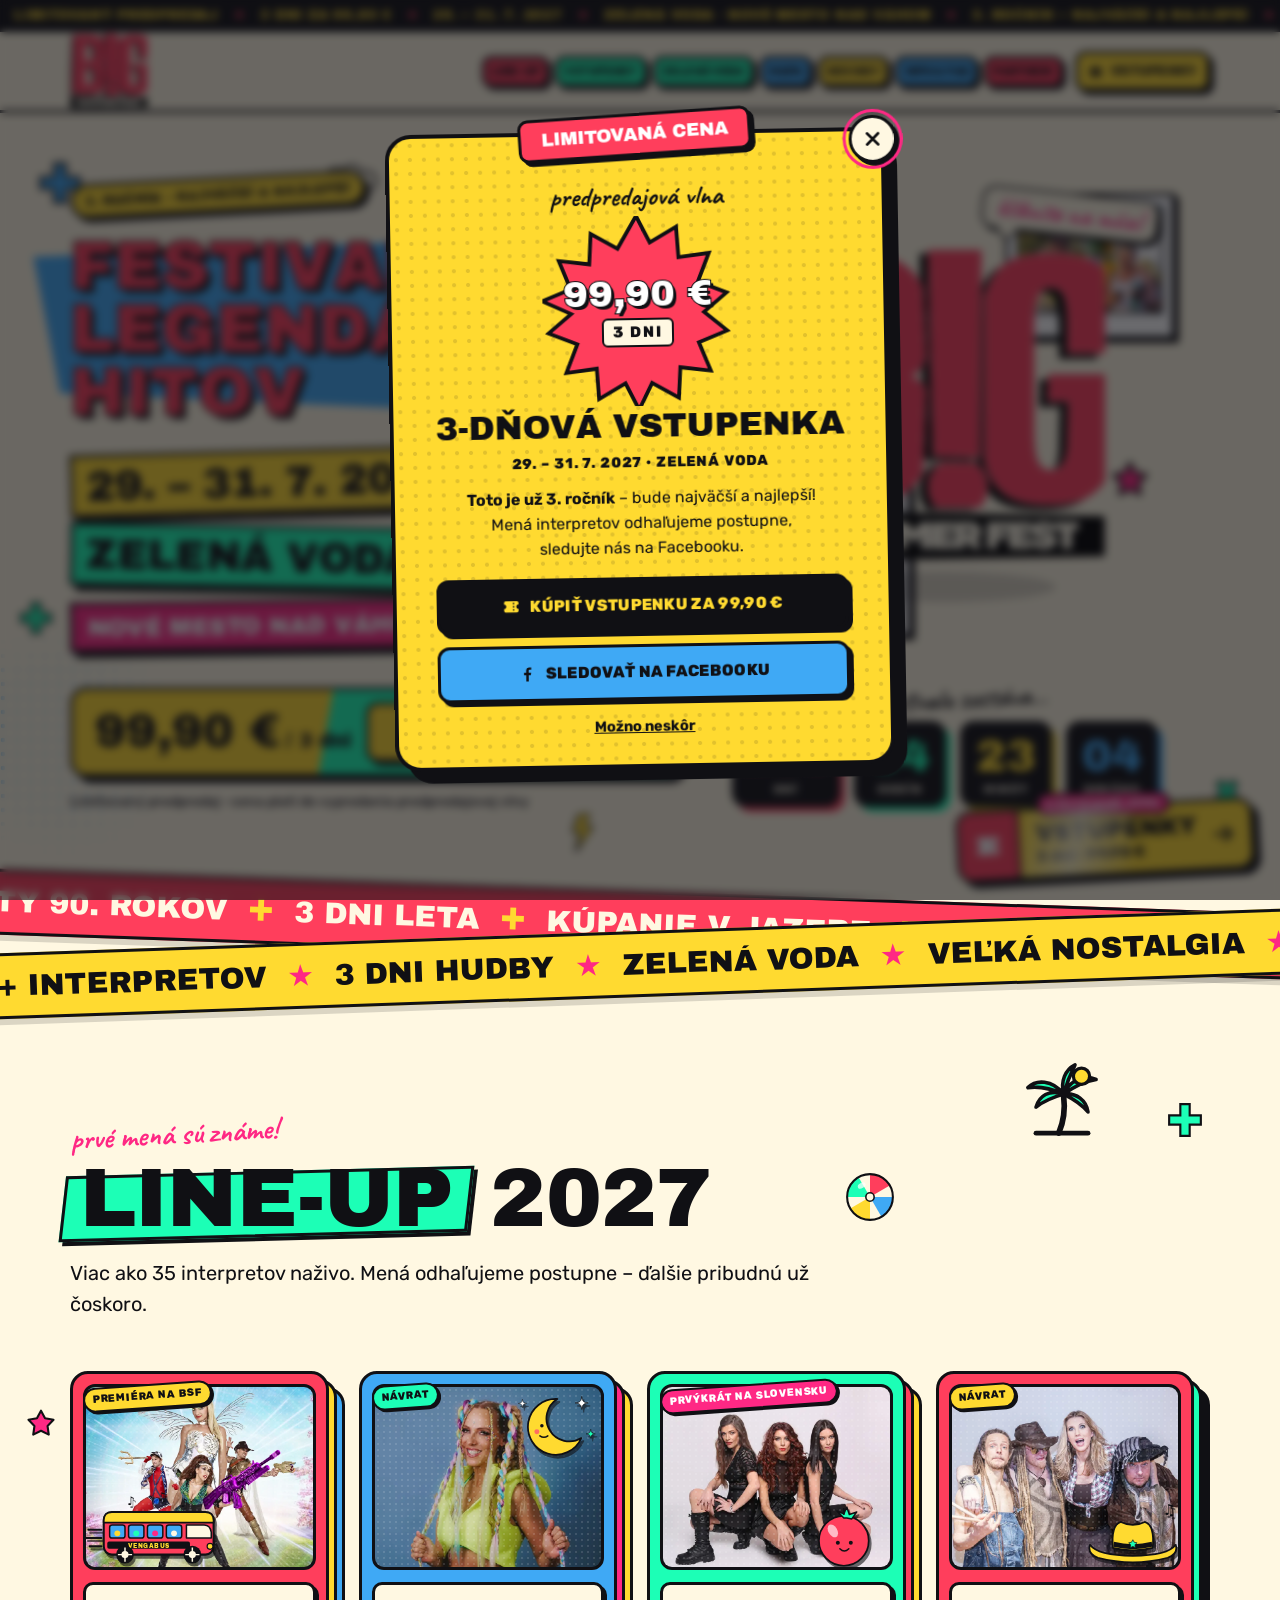
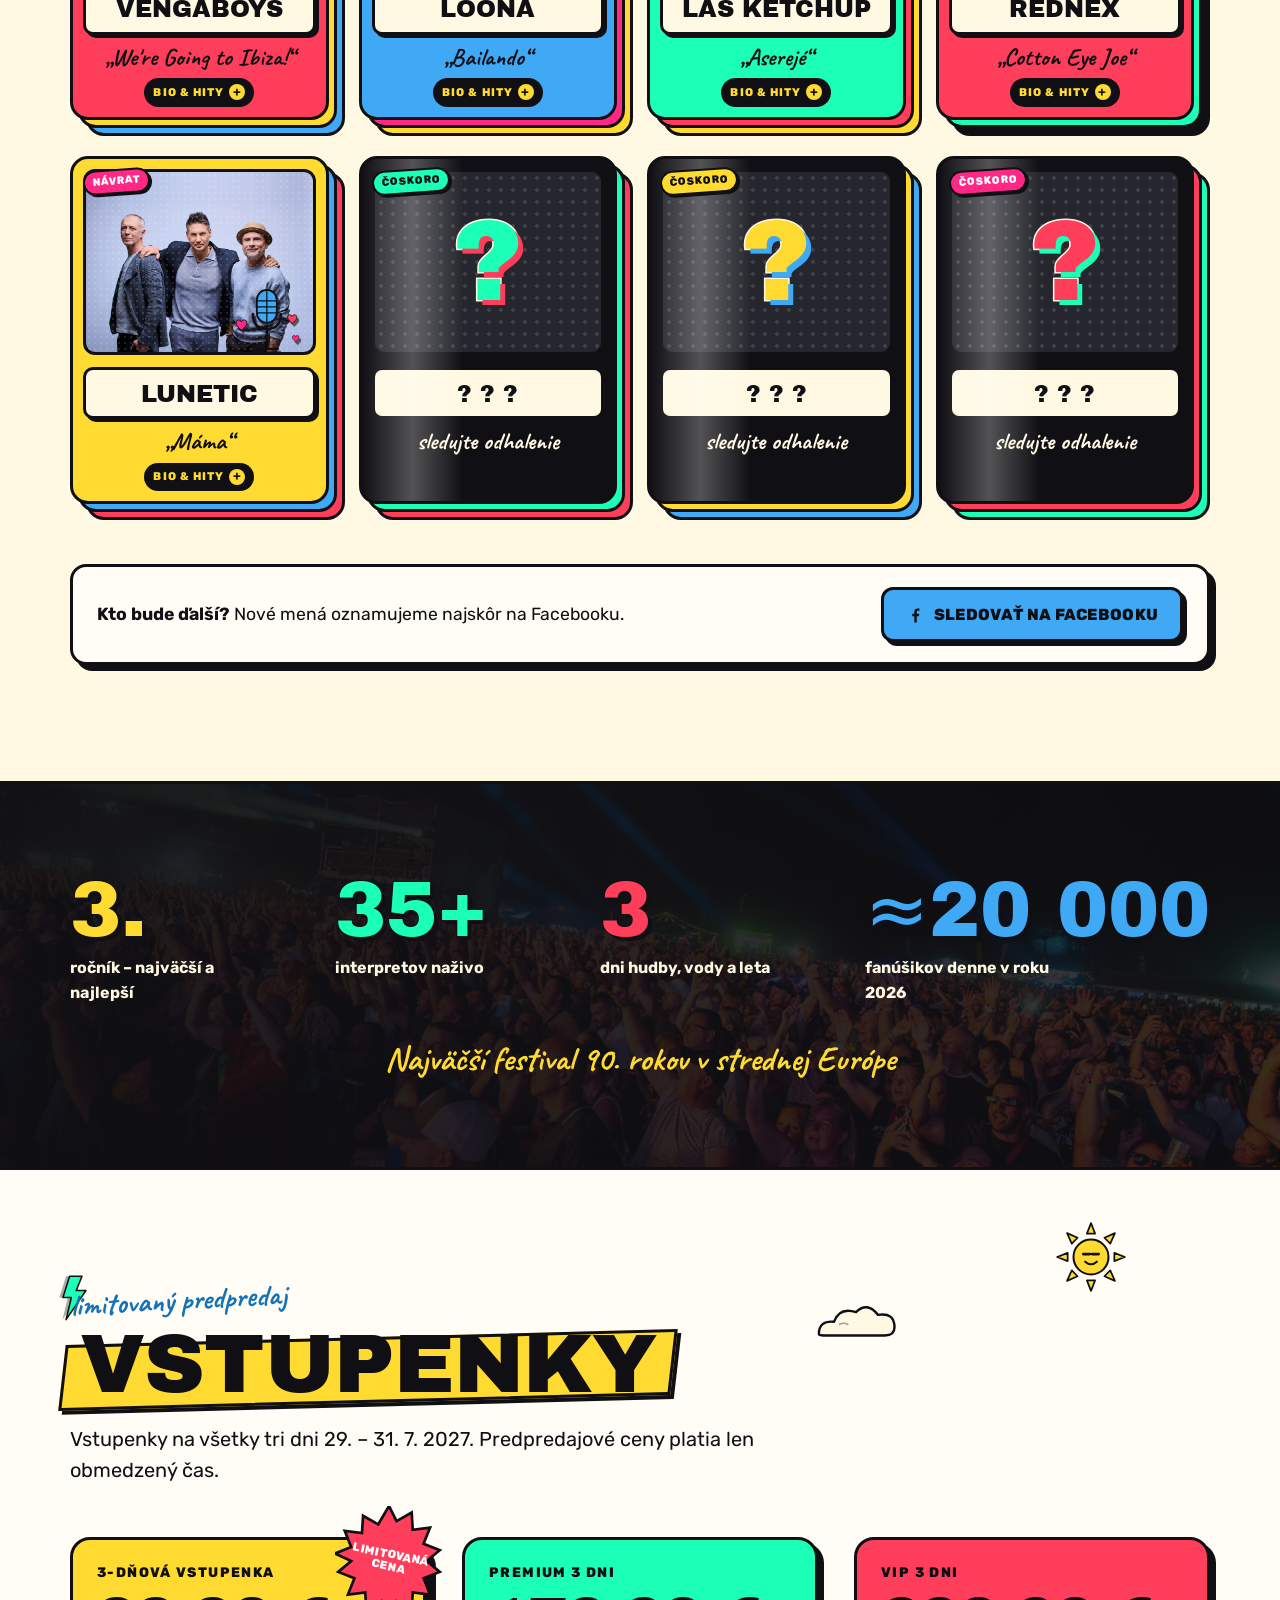
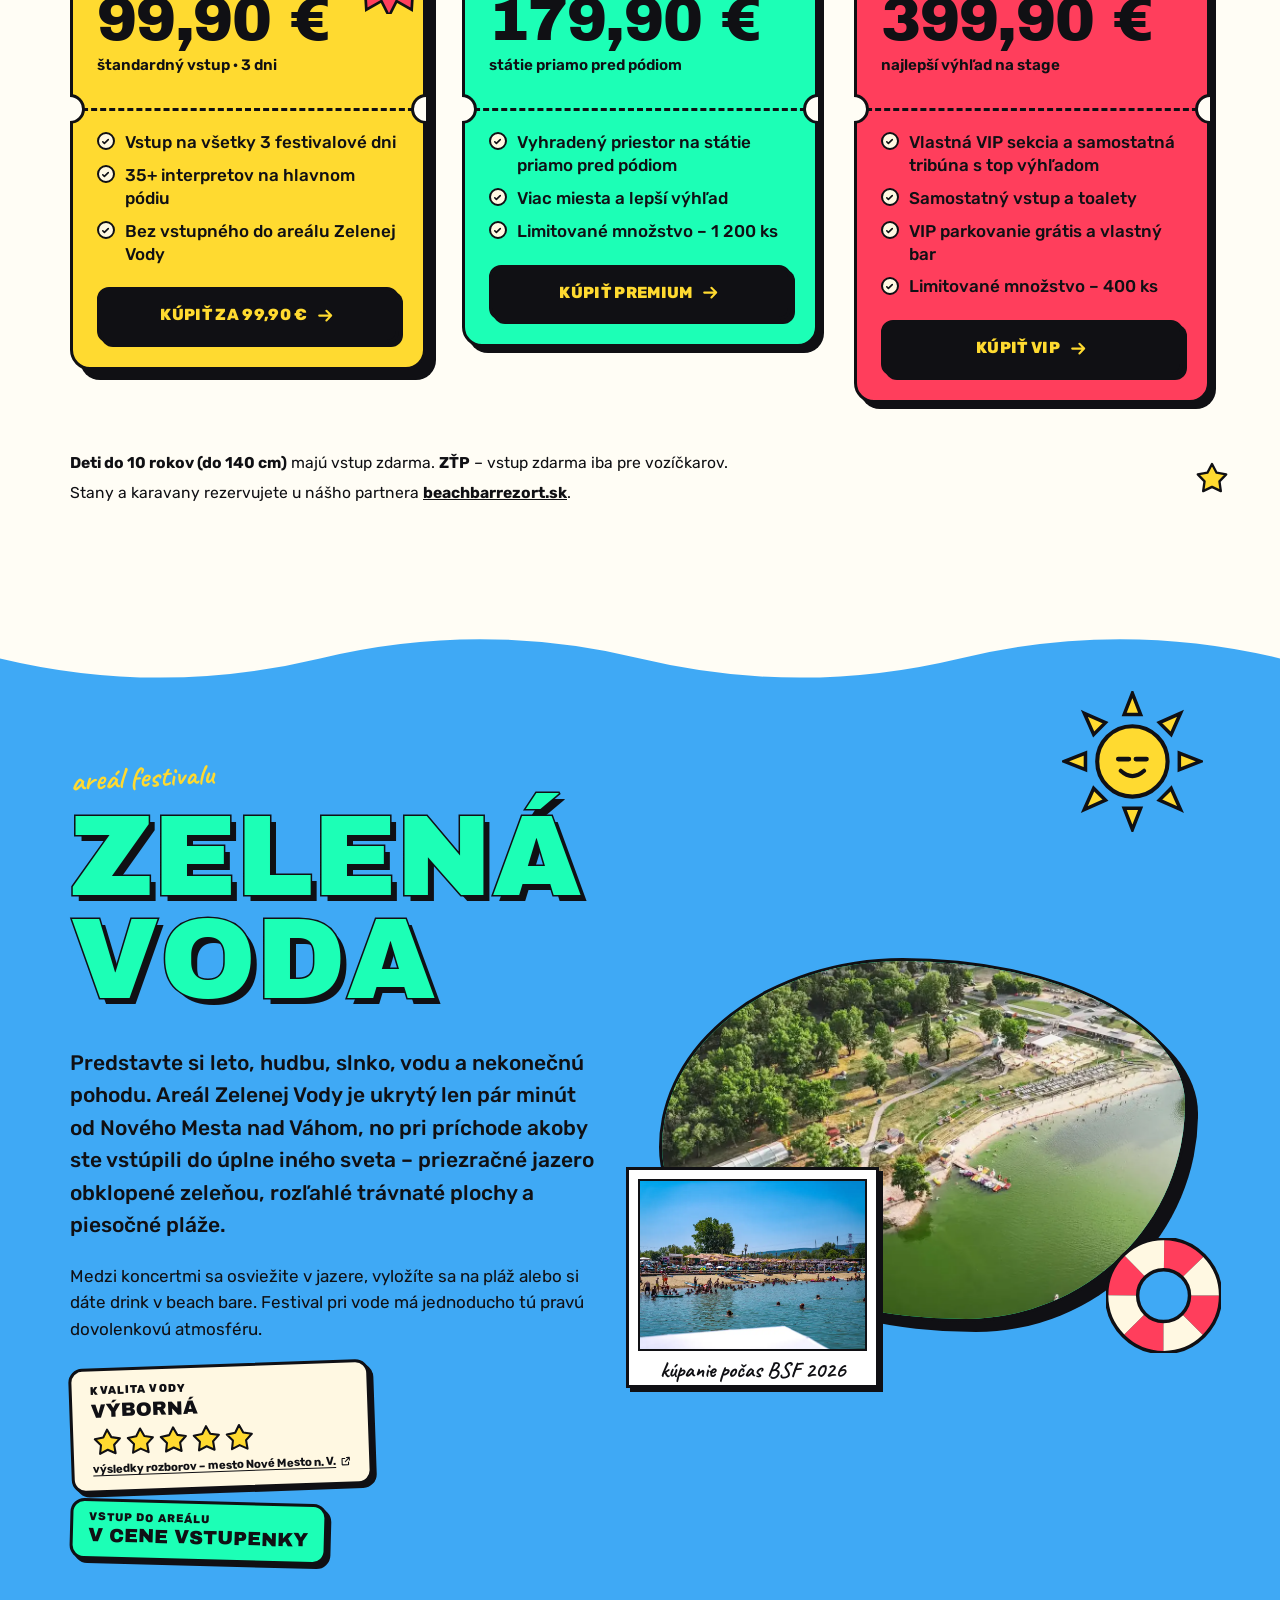
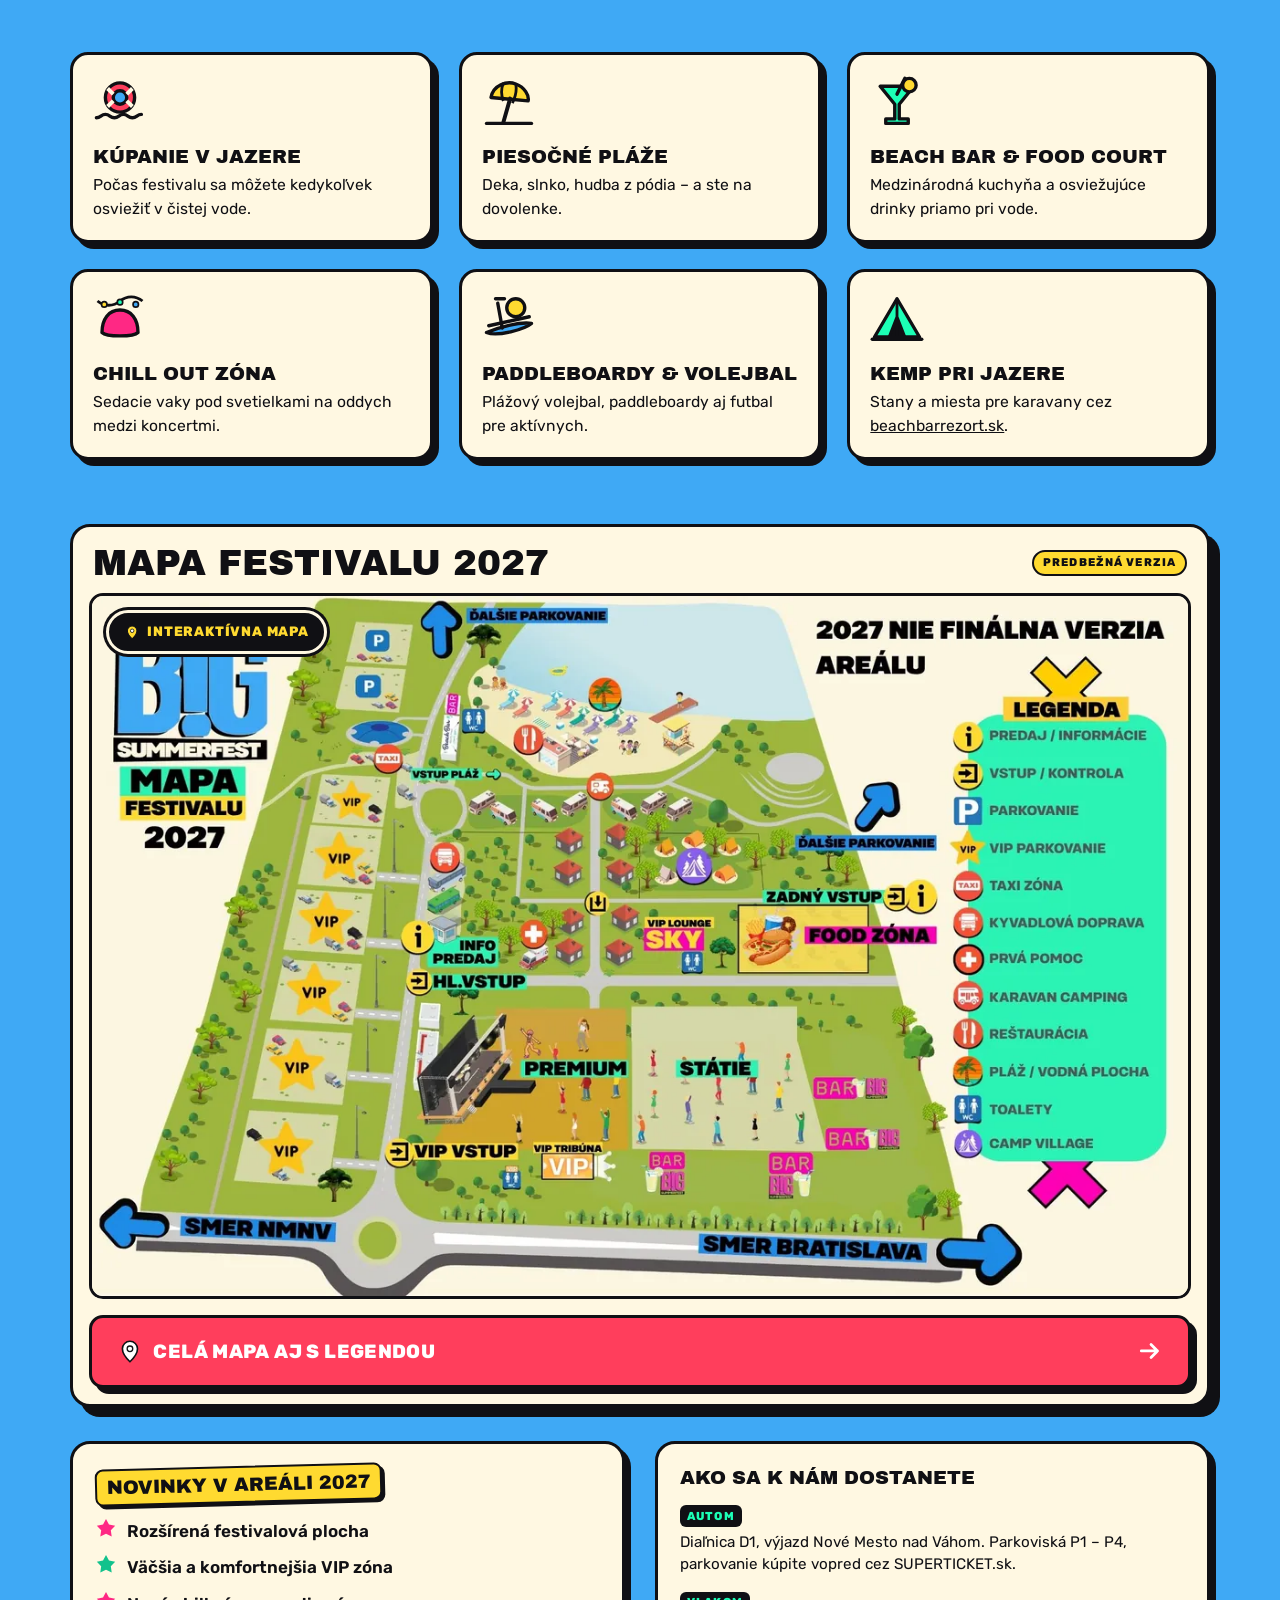
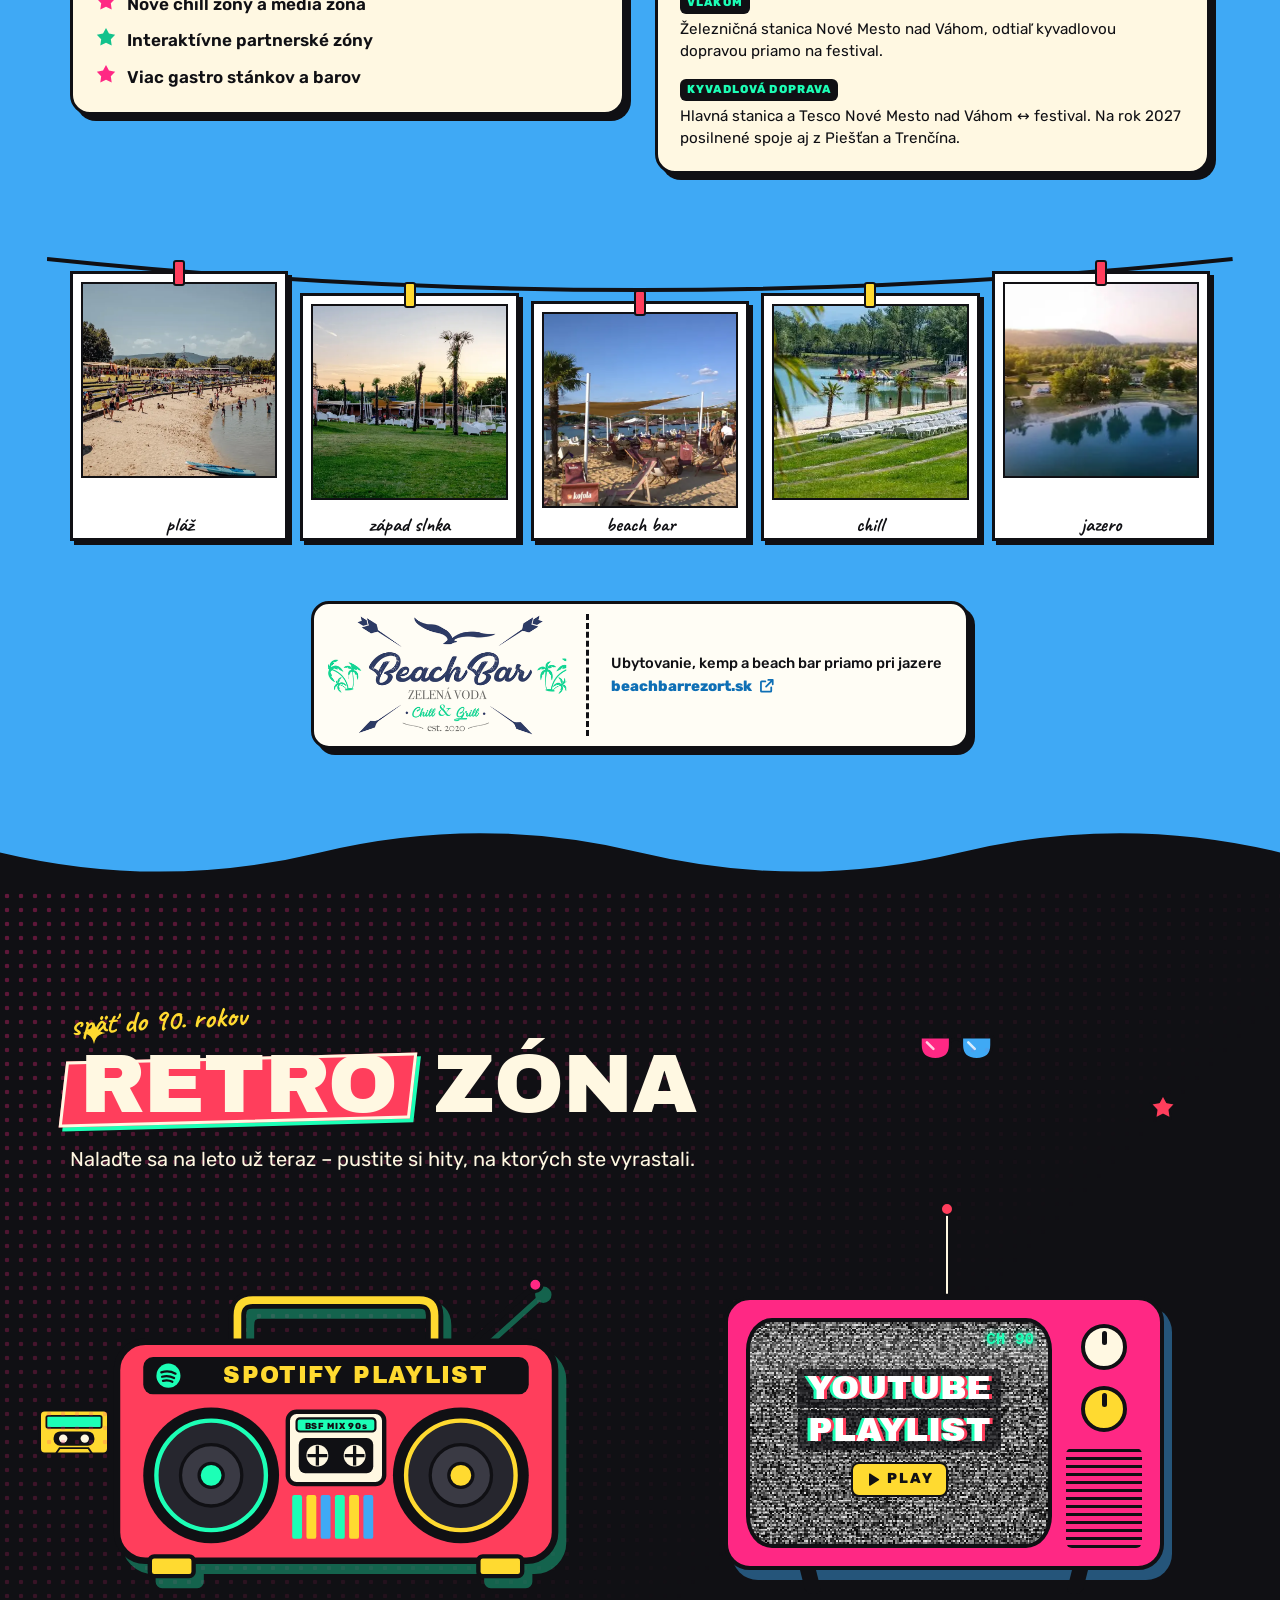
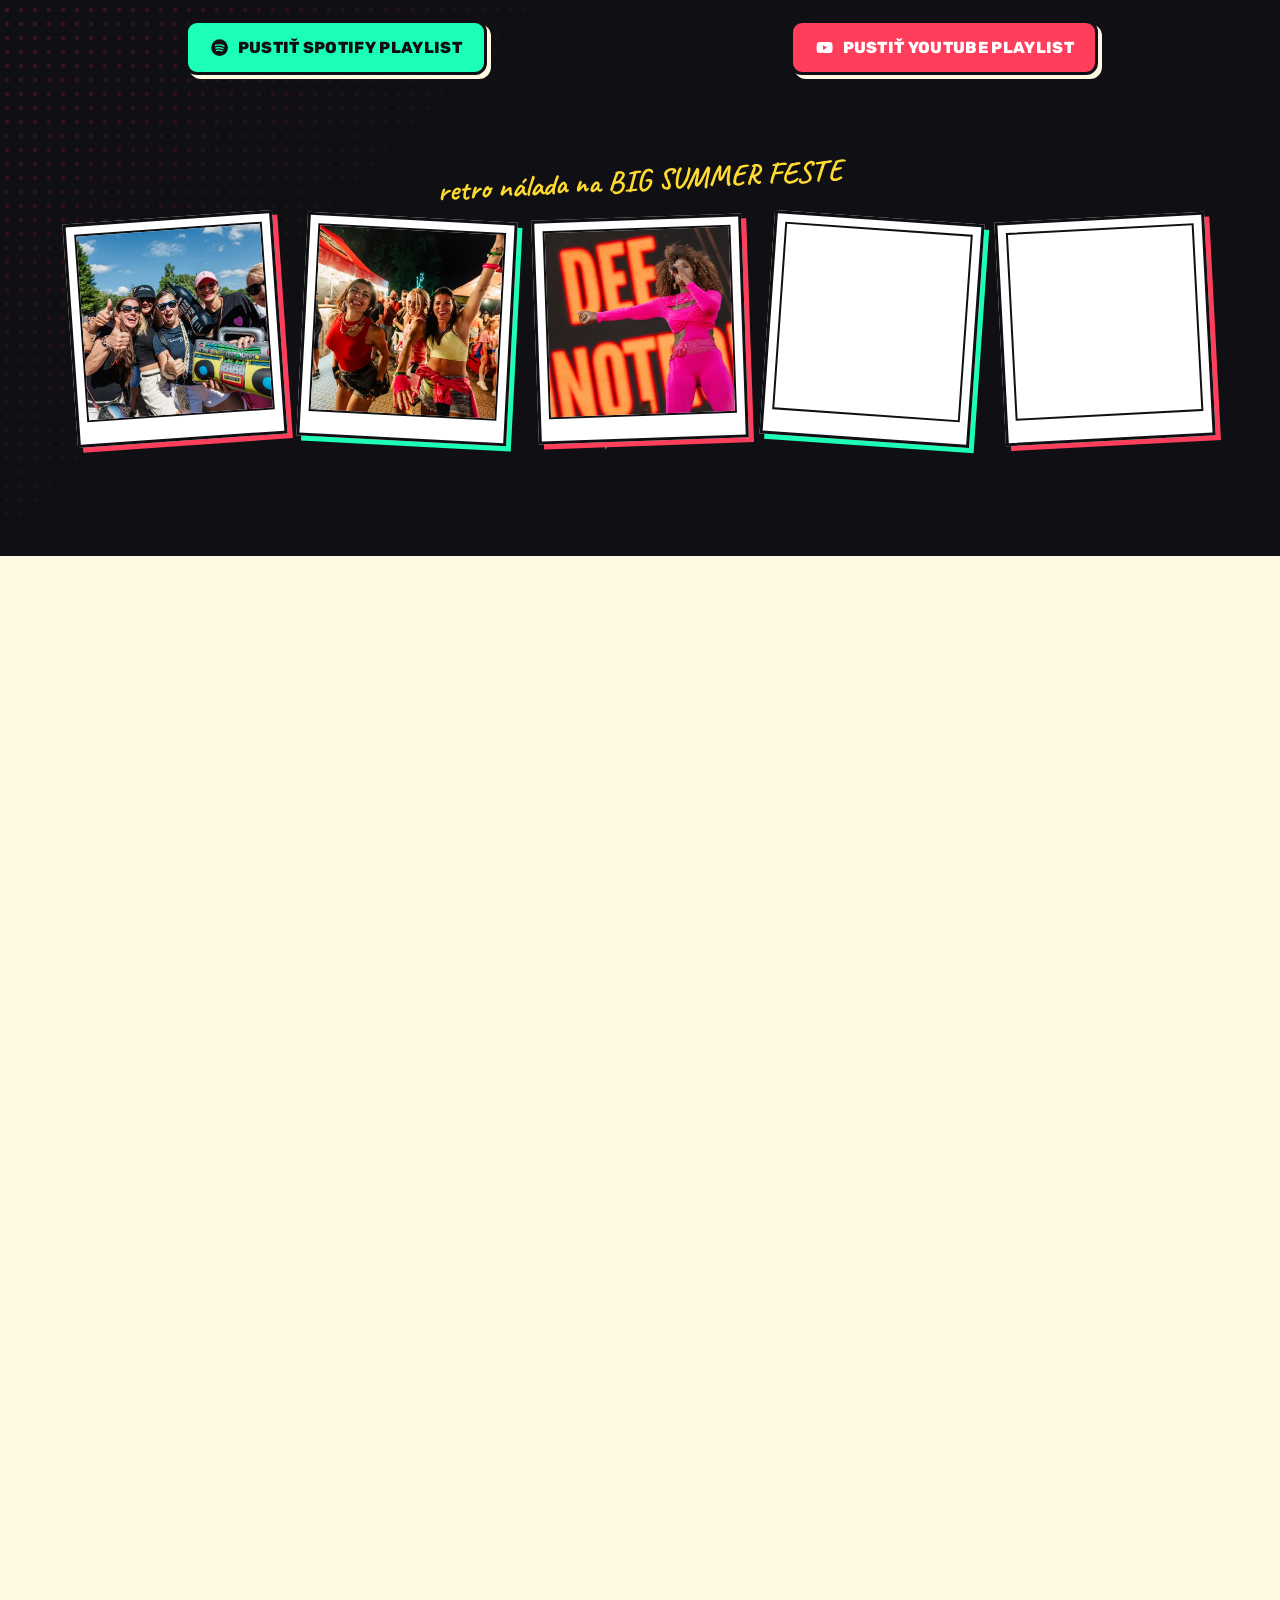
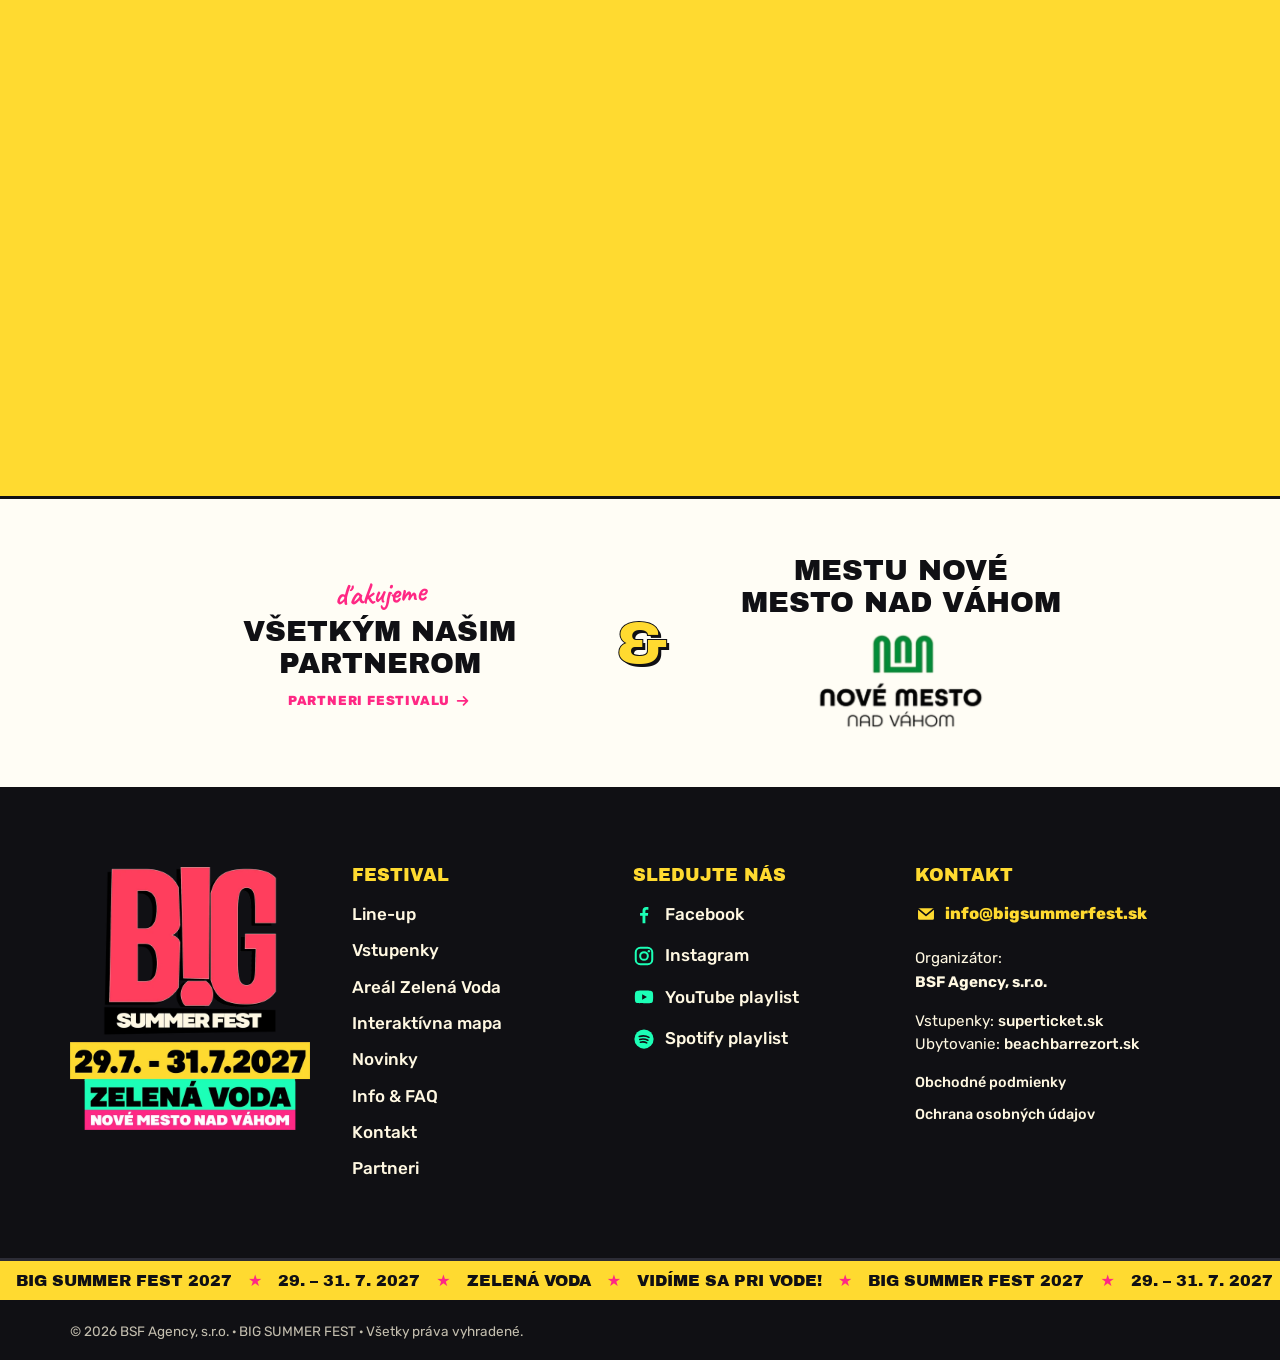
<file: index.html>
<!DOCTYPE html>
<html lang="sk">
<head>
<meta charset="utf-8">
<meta name="viewport" content="width=device-width, initial-scale=1, viewport-fit=cover">
<title>BIG SUMMER FEST 2027 – festival legendárnych hitov | 29. – 31. 7. 2027 Zelená Voda</title>
<meta name="description" content="BIG SUMMER FEST 2027 – 3. ročník najväčšieho festivalu hitov 90. rokov. 29. – 31. júla 2027, Zelená Voda, Nové Mesto nad Váhom. VENGABOYS, LOONA, LAS KETCHUP, REDNEX, LUNETIC. Limitovaný predpredaj 3 dni za 99,90 €.">
<meta name="theme-color" content="#FF3E5C">
<link rel="canonical" href="https://bigsummer.sk/">
<meta property="og:type" content="website">
<meta property="og:locale" content="sk_SK">
<meta property="og:site_name" content="BIG SUMMER FEST">
<meta property="og:title" content="BIG SUMMER FEST 2027 – festival legendárnych hitov na Zelenej Vode">
<meta property="og:description" content="29. – 31. 7. 2027 · Zelená Voda · 35+ interpretov. Limitovaný predpredaj: 3 dni za 99,90 €.">
<meta property="og:url" content="https://bigsummer.sk/">
<meta property="og:image" content="https://bigsummer.sk/assets/img/og-image.jpg">
<meta name="twitter:card" content="summary_large_image">
<link rel="icon" type="image/png" href="assets/img/favicon.png">
<link rel="apple-touch-icon" href="assets/img/apple-touch-icon.png">
<link rel="preload" href="assets/fonts/archivo-black-latin-400-normal.woff2" as="font" type="font/woff2" crossorigin>
<link rel="preload" href="assets/fonts/rubik-latin-wght-normal.woff2" as="font" type="font/woff2" crossorigin>
<!--FONTS--><link rel="stylesheet" href="assets/css/fonts.css"><!--/FONTS-->
<link rel="stylesheet" href="assets/css/style.css">
<script type="application/ld+json">
{"@context":"https://schema.org","@type":"Festival","name":"BIG SUMMER FEST 2027","startDate":"2027-07-29","endDate":"2027-07-31","eventStatus":"https://schema.org/EventScheduled","eventAttendanceMode":"https://schema.org/OfflineEventAttendanceMode","location":{"@type":"Place","name":"Zelená Voda","address":{"@type":"PostalAddress","addressLocality":"Nové Mesto nad Váhom","addressCountry":"SK"}},"image":["https://bigsummer.sk/assets/img/og-image.jpg"],"description":"3. ročník najväčšieho festivalu hitov 90. rokov na Zelenej Vode.","performer":[{"@type":"MusicGroup","name":"Vengaboys"},{"@type":"MusicGroup","name":"Loona"},{"@type":"MusicGroup","name":"Las Ketchup"},{"@type":"MusicGroup","name":"Rednex"},{"@type":"MusicGroup","name":"Lunetic"}],"offers":{"@type":"Offer","url":"https://www.superticket.sk/big-summer-fest-2027","price":"99.90","priceCurrency":"EUR","availability":"https://schema.org/LimitedAvailability"},"organizer":{"@type":"Organization","name":"BSF Agency, s.r.o.","url":"https://bigsummer.sk/"}}
</script>
</head>
<body>
<!--BODY-START-->
<script>window.BSF_EMBED = window.BSF_EMBED !== false;</script>

<!-- ============ SVG SPRITE ============ -->
<svg width="0" height="0" style="position:absolute" aria-hidden="true" focusable="false">
  <defs>
    <symbol id="i-star" viewBox="0 0 100 100"><path d="M50 9 63.5 34.4 91.8 39.4 71.9 60.1 75.9 88.6 50 76 24.1 88.6 28.1 60.1 8.2 39.4 36.5 34.4Z" fill="currentColor" stroke="#101014" stroke-width="7" stroke-linejoin="round"/></symbol>
    <symbol id="i-plus" viewBox="0 0 100 100"><path d="M37 6h26v31h31v26H63v31H37V63H6V37h31Z" fill="currentColor" stroke="#101014" stroke-width="6" stroke-linejoin="miter"/></symbol>
    <symbol id="i-x" viewBox="0 0 100 100"><path d="M37 6h26v31h31v26H63v31H37V63H6V37h31Z" transform="rotate(45 50 50) scale(.9) translate(5.5 5.5)" fill="currentColor" stroke="#101014" stroke-width="6.5"/></symbol>
    <symbol id="i-bolt" viewBox="0 0 64 104"><path d="M18 3h28L33 35h22L10 101l12-50H3Z" fill="#101014" opacity=".35" transform="translate(-4 0)"/><path d="M22 3h28L37 35h22L14 101l12-50H7Z" fill="currentColor" stroke="#101014" stroke-width="3.5" stroke-linejoin="round"/></symbol>
    <symbol id="i-spark" viewBox="0 0 100 100"><path d="M50 3C54 38 62 46 97 50 62 54 54 62 50 97 46 62 38 54 3 50 38 46 46 38 50 3Z" fill="currentColor" stroke="#101014" stroke-width="5" stroke-linejoin="round"/></symbol>
    <symbol id="i-heart" viewBox="0 0 24 24"><path d="M12 21C5 15 2 11.5 2 8a5 5 0 0 1 10-2 5 5 0 0 1 10 2c0 3.5-3 7-10 13Z" fill="currentColor" stroke="#101014" stroke-width="1.6"/></symbol>
    <symbol id="i-fb" viewBox="0 0 24 24"><path fill="currentColor" d="M13.5 22v-8h2.7l.4-3.2h-3.1V8.8c0-.9.3-1.5 1.6-1.5h1.7V4.4c-.3 0-1.3-.1-2.4-.1-2.4 0-4 1.5-4 4.1v2.4H7.7V14h2.7v8z"/></symbol>
    <symbol id="i-ig" viewBox="0 0 24 24"><rect x="3" y="3" width="18" height="18" rx="5" fill="none" stroke="currentColor" stroke-width="2.2"/><circle cx="12" cy="12" r="4.2" fill="none" stroke="currentColor" stroke-width="2.2"/><circle cx="17.3" cy="6.7" r="1.3" fill="currentColor"/></symbol>
    <symbol id="i-yt" viewBox="0 0 24 24"><path fill="currentColor" d="M21.6 7.2a2.5 2.5 0 0 0-1.8-1.8C18.2 5 12 5 12 5s-6.2 0-7.8.4A2.5 2.5 0 0 0 2.4 7.2C2 8.8 2 12 2 12s0 3.2.4 4.8a2.5 2.5 0 0 0 1.8 1.8C5.8 19 12 19 12 19s6.2 0 7.8-.4a2.5 2.5 0 0 0 1.8-1.8c.4-1.6.4-4.8.4-4.8s0-3.2-.4-4.8zM10 15V9l5.2 3z"/></symbol>
    <symbol id="i-spotify" viewBox="0 0 24 24"><circle cx="12" cy="12" r="10.5" fill="currentColor"/><path d="M6.8 9.3c3.6-1.1 7.6-.8 10.6.9M7.4 12.5c3-.8 6.2-.5 8.8.9M8.1 15.5c2.4-.6 4.8-.4 6.9.7" fill="none" stroke="var(--ico-bg,#fff)" stroke-width="1.7" stroke-linecap="round"/></symbol>
    <symbol id="i-ticket" viewBox="0 0 24 24"><path fill="currentColor" d="M3 7a2 2 0 0 1 2-2h14a2 2 0 0 1 2 2v2.2a2.8 2.8 0 0 0 0 5.6V17a2 2 0 0 1-2 2H5a2 2 0 0 1-2-2v-2.2a2.8 2.8 0 0 0 0-5.6Zm11 0v2h1.6V7Zm0 4v2h1.6v-2Zm0 4v2h1.6v-2Z"/></symbol>
    <symbol id="i-play" viewBox="0 0 24 24"><path fill="currentColor" d="M7 4.5v15a1 1 0 0 0 1.5.9l12-7.5a1 1 0 0 0 0-1.8l-12-7.5A1 1 0 0 0 7 4.5Z"/></symbol>
    <symbol id="i-arrow" viewBox="0 0 24 24"><path d="M4 12h15m-6-6 6 6-6 6" fill="none" stroke="currentColor" stroke-width="2.6" stroke-linecap="round" stroke-linejoin="round"/></symbol>
    <symbol id="i-ext" viewBox="0 0 24 24"><path d="M14 4h6v6m0-6-9 9M18 14v5a1 1 0 0 1-1 1H5a1 1 0 0 1-1-1V7a1 1 0 0 1 1-1h5" fill="none" stroke="currentColor" stroke-width="2.4" stroke-linecap="round" stroke-linejoin="round"/></symbol>
    <symbol id="i-zoom" viewBox="0 0 24 24"><circle cx="10.5" cy="10.5" r="6.5" fill="none" stroke="currentColor" stroke-width="2.6"/><path d="M15.5 15.5 21 21M10.5 7.5v6M7.5 10.5h6" stroke="currentColor" stroke-width="2.6" stroke-linecap="round"/></symbol>
    <symbol id="i-palm" viewBox="0 0 48 48"><path d="M25 22c1 8 0 16-3 23" fill="none" stroke="#101014" stroke-width="3.5" stroke-linecap="round"/><path d="M25 21C18 12 8 12 3 17c7-1 13 0 22 4Zm0 0c4-9 13-12 20-9-7 1-13 4-20 9Zm0 0c-9-3-15 1-17 8 5-4 10-6 17-8Zm0 0c8-1 14 4 15 11-4-5-9-8-15-11Zm0 0c-2-8 1-15 7-18-3 6-5 11-7 18Z" fill="#1CFFB6" stroke="#101014" stroke-width="2.2" stroke-linejoin="round"/><path d="M8 45h32" stroke="#101014" stroke-width="3" stroke-linecap="round"/><circle cx="36" cy="10" r="5" fill="#FFDA30" stroke="#101014" stroke-width="2"/></symbol>
    <symbol id="d-sun" viewBox="0 0 120 120"><g fill="#FFDA30" stroke="#101014" stroke-width="3" stroke-linejoin="round"><path d="M60 2l7 18H53Z"/><path d="M60 118l7-18H53Z"/><path d="M2 60l18-7v14Z"/><path d="M118 60l-18-7v14Z"/><path d="M19 19l18 8-10 10Z"/><path d="M101 101l-18-8 10-10Z"/><path d="M101 19l-8 18-10-10Z"/><path d="M19 101l8-18 10 10Z"/></g><circle cx="60" cy="60" r="30" fill="#FFDA30" stroke="#101014" stroke-width="3.5"/><path d="M47 55h11M62 55h11" stroke="#101014" stroke-width="5" stroke-linecap="round"/><path d="M50 68q10 9 20 0" fill="none" stroke="#101014" stroke-width="3.5" stroke-linecap="round"/></symbol>
    <symbol id="d-cloud" viewBox="0 0 160 64"><path d="M10 54q0-20 22-18 8-22 32-14 16-16 32 4 24-4 24 18 0 12-14 12H22q-12 0-12-2Z" fill="#FFF8E2" stroke="#101014" stroke-width="3.5" stroke-linejoin="round"/><path d="M40 40q6-4 12 0" fill="none" stroke="#101014" stroke-width="2.5" stroke-linecap="round" opacity=".35"/></symbol>
    <symbol id="d-ball" viewBox="0 0 100 100"><circle cx="50" cy="50" r="44" fill="#FFF8E2"/><path d="M50 6a44 44 0 0 1 38 22L50 50Z" fill="#FF3E5C"/><path d="M94 50a44 44 0 0 1-22 38L50 50Z" fill="#3FA9F5"/><path d="M50 94a44 44 0 0 1-38-22L50 50Z" fill="#FFDA30"/><path d="M6 50a44 44 0 0 1 22-38L50 50Z" fill="#1CFFB6"/><circle cx="50" cy="50" r="44" fill="none" stroke="#101014" stroke-width="4"/><circle cx="50" cy="50" r="8" fill="#FFF8E2" stroke="#101014" stroke-width="3"/><ellipse cx="34" cy="28" rx="8" ry="5" fill="#fff" opacity=".7" transform="rotate(-30 34 28)"/></symbol>
    <symbol id="d-glasses" viewBox="0 0 130 56"><path d="M8 16h114" stroke="#101014" stroke-width="5" stroke-linecap="round"/><path d="M10 16h46v12q0 22-23 22T10 28Z" fill="#FF2884" stroke="#101014" stroke-width="4" stroke-linejoin="round"/><path d="M74 16h46v12q0 22-23 22T74 28Z" fill="#3FA9F5" stroke="#101014" stroke-width="4" stroke-linejoin="round"/><path d="M20 24l10 10M84 24l10 10" stroke="#fff" stroke-width="4" stroke-linecap="round" opacity=".8"/><path d="M56 22q9-6 18 0" fill="none" stroke="#101014" stroke-width="4"/></symbol>
    <symbol id="d-cassette" viewBox="0 0 120 78"><rect x="3" y="3" width="114" height="72" rx="8" fill="#FFDA30" stroke="#101014" stroke-width="4"/><rect x="14" y="12" width="92" height="20" rx="3" fill="#1CFFB6" stroke="#101014" stroke-width="3"/><rect x="26" y="38" width="68" height="24" rx="11" fill="#101014"/><circle cx="42" cy="50" r="7" fill="#FFF8E2"/><circle cx="78" cy="50" r="7" fill="#FFF8E2"/><path d="M30 75l6-9h48l6 9" fill="none" stroke="#101014" stroke-width="3"/></symbol>
    <symbol id="i-close" viewBox="0 0 24 24"><path d="M6 6l12 12M18 6 6 18" fill="none" stroke="currentColor" stroke-width="3" stroke-linecap="round"/></symbol>
    <symbol id="i-mail" viewBox="0 0 24 24"><rect x="2.5" y="5" width="19" height="14" rx="2.5" fill="currentColor" stroke="#101014" stroke-width="1.6"/><path d="m3.5 6.5 8.5 7 8.5-7" fill="none" stroke="#101014" stroke-width="1.8" stroke-linejoin="round"/></symbol>
    <symbol id="i-pin" viewBox="0 0 24 24"><path fill="currentColor" stroke="#101014" stroke-width="1.5" d="M12 22s7-6.6 7-12a7 7 0 0 0-14 0c0 5.4 7 12 7 12Z"/><circle cx="12" cy="10" r="2.6" fill="#fff" stroke="#101014" stroke-width="1.2"/></symbol>
    <!-- feature icons -->
    <symbol id="f-swim" viewBox="0 0 48 48"><circle cx="24" cy="20" r="13" fill="#FF3E5C" stroke="#101014" stroke-width="3"/><circle cx="24" cy="20" r="6" fill="#3FA9F5" stroke="#101014" stroke-width="3"/><path d="M13 12l5 5m12 0 5-5m-22 16 5-5m12 0 5 5" stroke="#FFF8E2" stroke-width="3.5"/><path d="M3 38c4 0 4-3 8-3s4 3 8 3 4-3 8-3 4 3 8 3 4-3 8-3" fill="none" stroke="#101014" stroke-width="3" stroke-linecap="round"/></symbol>
    <symbol id="f-beach" viewBox="0 0 48 48"><path d="M8 20C10 9 22 5 30 8s12 10 11 15Z" fill="#FFDA30" stroke="#101014" stroke-width="3" stroke-linejoin="round"/><path d="M19 7c-2 5-2 11 0 16M30 8c1 5 0 11-3 17" fill="none" stroke="#101014" stroke-width="2.5"/><path d="M25 21 19 42" stroke="#101014" stroke-width="3.5" stroke-linecap="round"/><path d="M4 43h40" stroke="#101014" stroke-width="3" stroke-linecap="round"/></symbol>
    <symbol id="f-drink" viewBox="0 0 48 48"><path d="M9 10h30L26 26v13h8v4H14v-4h8V26Z" fill="#1CFFB6" stroke="#101014" stroke-width="3" stroke-linejoin="round"/><circle cx="35" cy="9" r="6" fill="#FFDA30" stroke="#101014" stroke-width="3"/><path d="M31 3 24 17" stroke="#101014" stroke-width="3" stroke-linecap="round"/></symbol>
    <symbol id="f-chill" viewBox="0 0 48 48"><path d="M8 36c0-12 6-20 16-20s16 8 16 20c-4 4-28 4-32 0Z" fill="#FF2884" stroke="#101014" stroke-width="3" stroke-linejoin="round"/><path d="M4 8c6 5 14 5 20 0s14-5 20 0" fill="none" stroke="#101014" stroke-width="2.5"/><circle cx="10" cy="11" r="2.4" fill="#FFDA30" stroke="#101014" stroke-width="1.5"/><circle cx="24" cy="9" r="2.4" fill="#1CFFB6" stroke="#101014" stroke-width="1.5"/><circle cx="38" cy="11" r="2.4" fill="#3FA9F5" stroke="#101014" stroke-width="1.5"/></symbol>
    <symbol id="f-sup" viewBox="0 0 48 48"><circle cx="30" cy="14" r="8" fill="#FFDA30" stroke="#101014" stroke-width="3"/><path d="M6 30 42 22" stroke="#101014" stroke-width="3" stroke-linecap="round"/><path d="M4 36c10-4 30-10 40-8-6 5-30 12-40 8Z" fill="#3FA9F5" stroke="#101014" stroke-width="3" stroke-linejoin="round"/><path d="M14 10 18 32" stroke="#101014" stroke-width="3" stroke-linecap="round"/><path d="M12 6h8" stroke="#101014" stroke-width="3" stroke-linecap="round"/></symbol>
    <symbol id="f-tent" viewBox="0 0 48 48"><path d="M24 6 4 40h40Z" fill="#1CFFB6" stroke="#101014" stroke-width="3" stroke-linejoin="round"/><path d="M24 6v34M24 22l-7 18h14Z" fill="#101014" stroke="#101014" stroke-width="2.5" stroke-linejoin="round"/><path d="M2 42h44" stroke="#101014" stroke-width="3" stroke-linecap="round"/></symbol>
  </defs>
</svg>

<a class="skip" href="#obsah">Preskočiť na obsah</a>

<!-- ============ TOP TICKER ============ -->
<div class="topbar" role="note" aria-label="Limitovaný predpredaj: 3 dni za 99,90 €">
  <div class="marquee" aria-hidden="true">
    <div class="marquee__track" style="--dur:38s">
      <div class="marquee__group"><span>LIMITOVANÝ PREDPREDAJ</span><i>★</i><span>3 DNI ZA 99,90 €</span><i>★</i><span>29. – 31. 7. 2027</span><i>★</i><span>ZELENÁ VODA · NOVÉ MESTO NAD VÁHOM</span><i>★</i><span>3. ROČNÍK – NAJVÄČŠÍ A NAJLEPŠÍ</span><i>★</i></div>
      <div class="marquee__group"><span>LIMITOVANÝ PREDPREDAJ</span><i>★</i><span>3 DNI ZA 99,90 €</span><i>★</i><span>29. – 31. 7. 2027</span><i>★</i><span>ZELENÁ VODA · NOVÉ MESTO NAD VÁHOM</span><i>★</i><span>3. ROČNÍK – NAJVÄČŠÍ A NAJLEPŠÍ</span><i>★</i></div>
    </div>
  </div>
</div>

<!-- ============ HEADER ============ -->
<header class="site-header" id="top">
  <div class="wrap header__inner">
    <a class="brand" href="#top" aria-label="BIG SUMMER FEST – úvod">
      <img src="assets/img/logo-sm.webp" width="260" height="253" alt="BIG SUMMER FEST">
    </a>
    <nav class="nav" id="nav" aria-label="Hlavná navigácia">
      <a href="#line-up" style="--c:var(--pink)">Line-up</a>
      <a href="#vstupenky" style="--c:var(--mint)">Vstupenky</a>
      <a href="#zelena-voda" style="--c:var(--mint)">Zelená Voda</a>
      <a href="mapa.html" style="--c:var(--blue)">Mapa</a>
      <a href="#novinky" style="--c:var(--yellow)">Novinky</a>
      <a href="faq.html" style="--c:var(--blue)">Info &amp; FAQ</a>
      <a href="partneri.html" style="--c:var(--pink)">Partneri</a>
      <div class="nav__social">
        <a href="https://www.facebook.com/bigsummerfest.sk/" target="_blank" rel="noopener" aria-label="Facebook"><svg><use href="#i-fb"/></svg></a>
        <a href="https://www.instagram.com/bigsummerfest.sk/" target="_blank" rel="noopener" aria-label="Instagram"><svg><use href="#i-ig"/></svg></a>
      </div>
    </nav>
    <div class="header__cta">
      <a class="btn btn--sm btn--yellow btn--breathe" href="https://www.superticket.sk/big-summer-fest-2027" target="_blank" rel="noopener"><svg class="ico"><use href="#i-ticket"/></svg><span>Vstupenky</span></a>
      <button class="burger" type="button" aria-expanded="false" aria-controls="nav" aria-label="Otvoriť menu"><span></span><span></span><span></span></button>
    </div>
  </div>
</header>

<main id="obsah">

<!-- ============ HERO ============ -->
<section class="hero" aria-labelledby="hero-title">
  <div class="dots dots--hero" aria-hidden="true"></div>
  <svg class="deco a-spin" style="--s:44px;top:6%;left:3%;color:var(--blue)" aria-hidden="true"><use href="#i-plus"/></svg>
  <svg class="deco a-bob" style="--s:34px;top:62%;left:1.5%;color:var(--mint)" aria-hidden="true"><use href="#i-plus"/></svg>
  <svg class="deco a-spin-slow" style="--s:64px;top:3%;left:45%" aria-hidden="true"><use href="#d-sun"/></svg>
  <svg class="deco a-drift" style="--s:92px;top:2%;left:24%" aria-hidden="true"><use href="#d-cloud"/></svg>
  <svg class="deco a-wiggle" style="--s:40px;bottom:6%;left:44%;color:var(--yellow)" aria-hidden="true"><use href="#i-bolt"/></svg>
  <svg class="deco a-spin-rev" style="--s:30px;bottom:12%;right:3%;color:var(--mint)" aria-hidden="true"><use href="#i-x"/></svg>

  <div class="wrap hero__grid">
    <div class="hero__copy">
      <p class="sticker sticker--yellow"><span>3. ročník</span> · najväčší a najlepší</p>
      <h1 class="hero__title" id="hero-title">
        <span class="t-big" data-wave>Festival legendárnych hitov</span>
      </h1>
      <ul class="bigchips" aria-label="Termín a miesto">
        <li class="bigchip bigchip--date">29. – 31. 7. 2027</li>
        <li class="bigchip bigchip--place">Zelená Voda</li>
        <li class="bigchip bigchip--city">Nové Mesto nad Váhom</li>
      </ul>

    </div>

    <div class="hero__art">
      <figure class="polaroid polaroid--a" aria-hidden="true"><img src="assets/img/fest-tanec.webp" width="800" height="533" alt="" fetchpriority="high"></figure>
      <figure class="polaroid polaroid--b" aria-hidden="true"><img src="assets/img/fest-maska.webp" width="800" height="533" alt=""></figure>
      <span class="logo-shadow" aria-hidden="true"></span>
      <button class="hero__logo-btn" type="button" aria-label="BIG SUMMER FEST – kliknite na logo"><img class="hero__logo" src="assets/img/logo.webp" width="640" height="623" alt="BIG SUMMER FEST"></button>
      <span class="logo-hint" aria-hidden="true">kliknite na mňa!</span>
      <div class="logo-fx" aria-hidden="true"></div>
      <svg class="deco a-twinkle" style="--s:46px;top:4%;left:10%;color:var(--yellow)" aria-hidden="true"><use href="#i-spark"/></svg>
      <svg class="deco a-spin" style="--s:40px;bottom:30%;right:2%;color:var(--magenta)" aria-hidden="true"><use href="#i-star"/></svg>
      <svg class="deco a-bob" style="--s:52px;top:40%;left:-2%;color:var(--mint)" aria-hidden="true"><use href="#i-bolt"/></svg>
    </div>

    <div class="hero__cd countdown-wrap">
        <p class="hand">Do festivalu zostáva…</p>
        <div class="countdown" id="countdown" role="timer" aria-live="off" data-target="2027-07-29T00:00:00+02:00">
          <div class="cd"><span class="cd__num" data-u="d">310</span><span class="cd__lbl">dní</span></div>
          <div class="cd"><span class="cd__num" data-u="h">00</span><span class="cd__lbl">hodín</span></div>
          <div class="cd"><span class="cd__num" data-u="m">00</span><span class="cd__lbl">minút</span></div>
          <div class="cd"><span class="cd__num" data-u="s">00</span><span class="cd__lbl">sekúnd</span></div>
        </div>
      </div>

    <div class="hero__buy">
      <div class="pricebar">
        <p class="pricebar__price"><strong>99,90 €</strong><span>/ 3 dni</span></p>
        <a class="btn btn--yellow btn--wave" href="https://www.superticket.sk/big-summer-fest-2027" target="_blank" rel="noopener">
          <span class="sw sw--l" aria-hidden="true"><i>(</i><i>(</i><i>(</i></span>
          <span class="btn__two">Kúpiť vstupenky<small>cez superticket.sk</small></span>
          <span class="sw sw--r" aria-hidden="true"><i>)</i><i>)</i><i>)</i></span>
        </a>
      </div>
      <p class="hero__note">Limitovaný predpredaj · cena platí do vypredania predpredajovej vlny</p>
    </div>
  </div>
</section>

<!-- ============ TAPES ============ -->
<div class="tapes" aria-hidden="true">
  <div class="tape tape--pink">
    <div class="marquee"><div class="marquee__track marquee__track--rev" style="--dur:30s">
      <div class="marquee__group"><span>hity 90. rokov</span><i>✚</i><span>3 dni leta</span><i>✚</i><span>kúpanie v jazere</span><i>✚</i><span>veľká párty</span><i>✚</i><span>legendy naživo</span><i>✚</i><span>pláž, piesok a palmy</span><i>✚</i><span>hity nultých rokov</span><i>✚</i></div>
      <div class="marquee__group"><span>hity 90. rokov</span><i>✚</i><span>3 dni leta</span><i>✚</i><span>kúpanie v jazere</span><i>✚</i><span>veľká párty</span><i>✚</i><span>legendy naživo</span><i>✚</i><span>pláž, piesok a palmy</span><i>✚</i><span>hity nultých rokov</span><i>✚</i></div>
    </div></div>
  </div>
  <div class="tape tape--yellow">
    <div class="marquee"><div class="marquee__track" style="--dur:26s">
      <div class="marquee__group"><span>35+ interpretov</span><i>★</i><span>3 dni hudby</span><i>★</i><span>Zelená Voda</span><i>★</i><span>veľká nostalgia</span><i>★</i><span>jeden mega stage</span><i>★</i><span>retro párty roka</span><i>★</i></div>
      <div class="marquee__group"><span>35+ interpretov</span><i>★</i><span>3 dni hudby</span><i>★</i><span>Zelená Voda</span><i>★</i><span>veľká nostalgia</span><i>★</i><span>jeden mega stage</span><i>★</i><span>retro párty roka</span><i>★</i></div>
    </div></div>
  </div>
</div>

<!-- ============ LINE-UP ============ -->
<section class="section lineup" id="line-up" aria-labelledby="lineup-title">
  <svg class="deco a-sway" style="--s:78px;top:5%;right:14%" aria-hidden="true"><use href="#i-palm"/></svg>
  <svg class="deco a-bounce" style="--s:52px;top:13%;right:30%" aria-hidden="true"><use href="#d-ball"/></svg>
  <svg class="deco a-spin" style="--s:36px;top:8%;right:6%;color:var(--mint)" aria-hidden="true"><use href="#i-plus"/></svg>
  <svg class="deco a-twinkle" style="--s:30px;top:30%;left:2%;color:var(--magenta)" aria-hidden="true"><use href="#i-star"/></svg>
  <div class="wrap">
    <header class="sec-head">
      <p class="hand hand--pink">prvé mená sú známe!</p>
      <h2 class="sec-title" id="lineup-title"><span class="hl" style="--c:var(--mint)">Line-up</span> 2027</h2>
      <p class="sec-lead">Viac ako 35 interpretov naživo. Mená odhaľujeme postupne – ďalšie pribudnú už čoskoro.</p>
    </header>

    <div class="artists">
      <!-- VENGABOYS -->
      <article class="artist reveal" style="--i:0;--c:var(--pink);--c2:var(--yellow);--c3:var(--blue)">
        <div class="artist__card">
          <span class="badge badge--yellow">Premiéra na BSF</span>
          <div class="artist__art artist__art--photo">
            <img class="artist__photo" src="assets/img/artist-vengaboys.webp" width="720" height="576" alt="Vengaboys" loading="lazy" decoding="async">
            <span class="artist__sticker artist__sticker--drive" aria-hidden="true"><svg viewBox="0 0 230 130" class="art art--bus">
              <g class="bus__notes"><text x="70" y="22">♪</text><text x="120" y="16">♫</text><text x="160" y="26">♪</text></g>
              <path class="speed" d="M4 64h22M0 78h26M6 92h20" stroke="#101014" stroke-width="3.5" stroke-linecap="round"/>
              <g class="bus">
                <rect x="30" y="34" width="186" height="72" rx="14" fill="#FF3E5C" stroke="#101014" stroke-width="3.5"/>
                <path d="M30 48q0-14 14-14h158q14 0 14 14v4H30Z" fill="#FFDA30" stroke="#101014" stroke-width="3" stroke-linejoin="round"/>
                <rect x="40" y="56" width="26" height="22" rx="4" fill="#3FA9F5" stroke="#101014" stroke-width="2.5"/>
                <rect x="72" y="56" width="26" height="22" rx="4" fill="#3FA9F5" stroke="#101014" stroke-width="2.5"/>
                <rect x="104" y="56" width="26" height="22" rx="4" fill="#3FA9F5" stroke="#101014" stroke-width="2.5"/>
                <rect x="136" y="56" width="26" height="22" rx="4" fill="#3FA9F5" stroke="#101014" stroke-width="2.5"/>
                <circle class="bus__head" cx="53" cy="70" r="5" fill="#FFDA30"/><circle class="bus__head" cx="85" cy="70" r="5" fill="#1CFFB6"/><circle class="bus__head" cx="117" cy="70" r="5" fill="#FF2884"/><circle class="bus__head" cx="149" cy="70" r="5" fill="#FFF8E2"/>
                <path d="M170 56h30q10 0 12 12v10h-42Z" fill="#FFF8E2" stroke="#101014" stroke-width="2.5" stroke-linejoin="round"/>
                <rect x="36" y="84" width="140" height="12" rx="3" fill="#101014"/>
                <text x="106" y="94" class="bus__txt">VENGABUS</text>
                <circle cx="210" cy="92" r="5" fill="#FFDA30" stroke="#101014" stroke-width="2"/>
                <g class="wheel" style="transform-origin:66px 106px"><circle cx="66" cy="106" r="15" fill="#101014"/><circle cx="66" cy="106" r="6" fill="#FFF8E2"/><path d="M66 94v24M54 106h24" stroke="#FFF8E2" stroke-width="2.5"/></g>
                <g class="wheel" style="transform-origin:180px 106px"><circle cx="180" cy="106" r="15" fill="#101014"/><circle cx="180" cy="106" r="6" fill="#FFF8E2"/><path d="M180 94v24M168 106h24" stroke="#FFF8E2" stroke-width="2.5"/></g>
              </g>
            </svg></span>
          </div>
          <h3 class="artist__name">Vengaboys</h3>
          <p class="artist__hit">„We're Going to Ibiza!“</p>
          <span class="artist__more" aria-hidden="true">bio &amp; hity <b>+</b></span>
          <button class="artist__open" type="button" data-artist="vengaboys" aria-haspopup="dialog" aria-label="VENGABOYS – bio a najväčšie hity"></button>
        </div>
      </article>
      <!-- LOONA -->
      <article class="artist reveal" style="--i:1;--c:var(--blue);--c2:var(--magenta);--c3:var(--yellow)">
        <div class="artist__card">
          <span class="badge badge--mint">Návrat</span>
          <div class="artist__art artist__art--photo">
            <img class="artist__photo" src="assets/img/artist-loona.webp" width="720" height="576" alt="Loona" loading="lazy" decoding="async">
            <span class="artist__sticker artist__sticker--tr" aria-hidden="true"><svg viewBox="0 0 200 160" class="art art--moon" aria-hidden="true">
              <g class="moon"><path d="M103.1 24A56 56 0 1 0 151.3 102.4 46 46 0 1 1 103.1 24Z" fill="#FFDA30" stroke="#101014" stroke-width="3.5" stroke-linejoin="round"/>
              <circle cx="72" cy="78" r="3.5" fill="#101014"/><path d="M68 98q8 6 16 0" fill="none" stroke="#101014" stroke-width="3" stroke-linecap="round"/><circle cx="62" cy="90" r="5" fill="#FF2884" opacity=".6"/></g>
              <use href="#i-spark" class="tw tw--1" x="138" y="18" width="28" height="28" style="color:#fff"/>
              <use href="#i-spark" class="tw tw--2" x="160" y="84" width="20" height="20" style="color:#1CFFB6"/>
              <use href="#i-spark" class="tw tw--3" x="24" y="24" width="18" height="18" style="color:#fff"/>
            </svg></span>
          </div>
          <h3 class="artist__name">Loona</h3>
          <p class="artist__hit">„Bailando“</p>
          <span class="artist__more" aria-hidden="true">bio &amp; hity <b>+</b></span>
          <button class="artist__open" type="button" data-artist="loona" aria-haspopup="dialog" aria-label="LOONA – bio a najväčšie hity"></button>
        </div>
      </article>
      <!-- LAS KETCHUP -->
      <article class="artist reveal" style="--i:2;--c:var(--mint);--c2:var(--pink);--c3:var(--yellow)">
        <div class="artist__card">
          <span class="badge badge--pink">Prvýkrát na Slovensku</span>
          <div class="artist__art artist__art--photo">
            <img class="artist__photo" src="assets/img/artist-lasketchup.webp" width="720" height="576" alt="Las Ketchup" loading="lazy" decoding="async">
            <span class="artist__sticker artist__sticker--br" aria-hidden="true"><svg viewBox="0 0 200 160" class="art art--tomato" aria-hidden="true">
              <ellipse cx="100" cy="148" rx="40" ry="6" fill="#101014" opacity=".2" class="shadow"/>
              <g class="tomato">
                <circle cx="100" cy="92" r="50" fill="#FF3E5C" stroke="#101014" stroke-width="3.5"/>
                <ellipse cx="78" cy="72" rx="9" ry="14" transform="rotate(-30 78 72)" fill="#fff" opacity=".65"/>
                <path d="M100 46 86 32l14 6 6-14 5 15 15-5-10 14-10-2Z" fill="#1CFFB6" stroke="#101014" stroke-width="3" stroke-linejoin="round"/>
                <path d="M100 38V28" stroke="#101014" stroke-width="4" stroke-linecap="round"/>
                <circle cx="88" cy="96" r="4" fill="#101014"/><circle cx="114" cy="96" r="4" fill="#101014"/>
                <path d="M92 108q9 9 18 0" fill="none" stroke="#101014" stroke-width="3" stroke-linecap="round"/>
              </g>
            </svg></span>
          </div>
          <h3 class="artist__name">Las Ketchup</h3>
          <p class="artist__hit">„Aserejé“</p>
          <span class="artist__more" aria-hidden="true">bio &amp; hity <b>+</b></span>
          <button class="artist__open" type="button" data-artist="lasketchup" aria-haspopup="dialog" aria-label="LAS KETCHUP – bio a najväčšie hity"></button>
        </div>
      </article>
      <!-- REDNEX -->
      <article class="artist reveal" style="--i:3;--c:var(--pink);--c2:var(--mint);--c3:var(--ink)">
        <div class="artist__card">
          <span class="badge badge--yellow">Návrat</span>
          <div class="artist__art artist__art--photo">
            <img class="artist__photo" src="assets/img/artist-rednex.webp" width="720" height="576" alt="Rednex" loading="lazy" decoding="async">
            <span class="artist__sticker artist__sticker--br" aria-hidden="true"><svg viewBox="0 0 200 160" class="art art--hat" aria-hidden="true">
              <g class="hat">
                <path d="M60 106q-4-46 16-52 24 12 48 0 20 6 16 52-40 10-80 0Z" fill="#FFDA30" stroke="#101014" stroke-width="3.5" stroke-linejoin="round"/>
                <path d="M62 94q38 10 76 0l1 10q-39 10-78 0Z" fill="#101014"/>
                <use href="#i-star" x="90" y="88" width="20" height="20" style="color:#1CFFB6"/>
                <path d="M14 100q16 22 86 22t86-22q6 18-16 26-70 18-140 0-22-8-16-26Z" fill="#FFDA30" stroke="#101014" stroke-width="3.5" stroke-linejoin="round"/>
              </g>
              <g class="notes"><text x="30" y="50">♪</text><text x="160" y="40">♫</text></g>
            </svg></span>
          </div>
          <h3 class="artist__name">Rednex</h3>
          <p class="artist__hit">„Cotton Eye Joe“</p>
          <span class="artist__more" aria-hidden="true">bio &amp; hity <b>+</b></span>
          <button class="artist__open" type="button" data-artist="rednex" aria-haspopup="dialog" aria-label="REDNEX – bio a najväčšie hity"></button>
        </div>
      </article>
      <!-- LUNETIC -->
      <article class="artist reveal" style="--i:4;--c:var(--yellow);--c2:var(--blue);--c3:var(--pink)">
        <div class="artist__card">
          <span class="badge badge--pink">Návrat</span>
          <div class="artist__art artist__art--photo">
            <img class="artist__photo" src="assets/img/artist-lunetic.webp" width="720" height="576" alt="Lunetic" loading="lazy" decoding="async">
            <span class="artist__sticker artist__sticker--br" aria-hidden="true"><svg viewBox="0 0 200 160" class="art art--mic" aria-hidden="true">
              <g class="mic">
                <path d="M100 96v34m-22 10h44" stroke="#101014" stroke-width="5" stroke-linecap="round"/>
                <path d="M72 70q0 30 28 30t28-30" fill="none" stroke="#101014" stroke-width="5" stroke-linecap="round"/>
                <rect x="80" y="22" width="40" height="66" rx="20" fill="#3FA9F5" stroke="#101014" stroke-width="3.5"/>
                <path d="M80 44h40M80 56h40M80 68h40" stroke="#101014" stroke-width="2.5"/>
                <path d="M100 22v66" stroke="#101014" stroke-width="2.5"/>
              </g>
              <use href="#i-heart" class="hrt hrt--1" x="36" y="80" width="26" height="26" style="color:#FF2884"/>
              <use href="#i-heart" class="hrt hrt--2" x="140" y="70" width="22" height="22" style="color:#FF3E5C"/>
              <use href="#i-heart" class="hrt hrt--3" x="150" y="112" width="16" height="16" style="color:#FF2884"/>
            </svg></span>
          </div>
          <h3 class="artist__name">Lunetic</h3>
          <p class="artist__hit">„Máma“</p>
          <span class="artist__more" aria-hidden="true">bio &amp; hity <b>+</b></span>
          <button class="artist__open" type="button" data-artist="lunetic" aria-haspopup="dialog" aria-label="LUNETIC – bio a najväčšie hity"></button>
        </div>
      </article>
      <!-- MYSTERY -->
      <a class="artist artist--mystery reveal" href="https://www.facebook.com/bigsummerfest.sk/" target="_blank" rel="noopener" style="--i:5;--c:var(--ink);--c2:var(--mint);--c3:var(--pink)">
        <div class="artist__card">
          <span class="badge badge--mint">Čoskoro</span>
          <div class="artist__art"><span class="qmark">?</span></div>
          <h3 class="artist__name">? ? ?</h3>
          <p class="artist__hit">sledujte odhalenie</p>
        </div>
      </a>
      <a class="artist artist--mystery reveal" href="https://www.facebook.com/bigsummerfest.sk/" target="_blank" rel="noopener" style="--i:6;--c:var(--ink);--c2:var(--yellow);--c3:var(--blue)">
        <div class="artist__card">
          <span class="badge badge--yellow">Čoskoro</span>
          <div class="artist__art"><span class="qmark">?</span></div>
          <h3 class="artist__name">? ? ?</h3>
          <p class="artist__hit">sledujte odhalenie</p>
        </div>
      </a>
      <a class="artist artist--mystery reveal" href="https://www.facebook.com/bigsummerfest.sk/" target="_blank" rel="noopener" style="--i:7;--c:var(--ink);--c2:var(--pink);--c3:var(--mint)">
        <div class="artist__card">
          <span class="badge badge--pink">Čoskoro</span>
          <div class="artist__art"><span class="qmark">?</span></div>
          <h3 class="artist__name">? ? ?</h3>
          <p class="artist__hit">sledujte odhalenie</p>
        </div>
      </a>
    </div>

    <!-- Bio interpretov (otvárajú sa v okne po kliknutí na kartu) -->
    <div class="bios" hidden>
      <div id="bio-vengaboys" data-photo="assets/img/artist-vengaboys.webp" data-c="var(--pink)" data-badge="Premiéra na BSF">
        <h2>Vengaboys</h2>
        <p class="bio__meta">Holandsko · eurodance · od roku 1997</p>
        <p>Holandská eurodance legenda z Rotterdamu. Skupinu v roku 1997 založili producenti Danski a Delmundo a jej nahrávky sa podľa odhadov predali v počte približne 25 miliónov kusov na celom svete.</p>
        <p>Singel <strong>Boom, Boom, Boom, Boom!!</strong> sa dostal na 1. miesto rebríčkov vo Veľkej Británii, v Holandsku aj na Novom Zélande. Ich symbolom je <strong>Vengabus</strong> – party autobus z hitu We Like to Party! (The Vengabus).</p>
        <p>Na BIG SUMMER FESTE budú mať v roku 2027 premiéru.</p>
        <h3>Najväčšie hity</h3>
        <ol class="hits">
          <li><a href="https://www.youtube.com/results?search_query=Vengaboys+Boom%2C+Boom%2C+Boom%2C+Boom%21%21" target="_blank" rel="noopener"><span>Boom, Boom, Boom, Boom!!</span><svg class="ico"><use href="#i-play"/></svg></a></li>
          <li><a href="https://www.youtube.com/results?search_query=Vengaboys+We%27re+Going+to+Ibiza%21" target="_blank" rel="noopener"><span>We're Going to Ibiza!</span><svg class="ico"><use href="#i-play"/></svg></a></li>
          <li><a href="https://www.youtube.com/results?search_query=Vengaboys+We+Like+to+Party%21+%28The+Vengabus%29" target="_blank" rel="noopener"><span>We Like to Party! (The Vengabus)</span><svg class="ico"><use href="#i-play"/></svg></a></li>
          <li><a href="https://www.youtube.com/results?search_query=Vengaboys+Up+%26+Down" target="_blank" rel="noopener"><span>Up & Down</span><svg class="ico"><use href="#i-play"/></svg></a></li>
          <li><a href="https://www.youtube.com/results?search_query=Vengaboys+Shalala+Lala" target="_blank" rel="noopener"><span>Shalala Lala</span><svg class="ico"><use href="#i-play"/></svg></a></li>
        </ol>
      </div>
      <div id="bio-loona" data-photo="assets/img/artist-loona.webp" data-c="var(--blue)" data-badge="Návrat">
        <h2>Loona</h2>
        <p class="bio__meta">Holandsko · latino dance · „Bailando“ 1998</p>
        <p>Holandská speváčka Marie-José van der Kolk sa narodila v roku 1974 v IJmuidene. Kariéru začínala v 90. rokoch na Mallorke po boku DJ Sammyho.</p>
        <p>Jej <strong>Bailando</strong> z roku 1998 bolo osem týždňov na 1. mieste v Nemecku a získalo cenu Echo za najlepší medzinárodný dance singel. Na vrchol nemeckého rebríčka sa dostala aj s piesňou <strong>Hijo de la Luna</strong>.</p>
        <p>Oba singly získali zlaté a platinové platne v Nemecku, Rakúsku a Švajčiarsku.</p>
        <h3>Najväčšie hity</h3>
        <ol class="hits">
          <li><a href="https://www.youtube.com/results?search_query=Loona+Bailando" target="_blank" rel="noopener"><span>Bailando</span><svg class="ico"><use href="#i-play"/></svg></a></li>
          <li><a href="https://www.youtube.com/results?search_query=Loona+Hijo+de+la+Luna" target="_blank" rel="noopener"><span>Hijo de la Luna</span><svg class="ico"><use href="#i-play"/></svg></a></li>
          <li><a href="https://www.youtube.com/results?search_query=Loona+Latino+Lover" target="_blank" rel="noopener"><span>Latino Lover</span><svg class="ico"><use href="#i-play"/></svg></a></li>
          <li><a href="https://www.youtube.com/results?search_query=Loona+Vamos+a+la+playa" target="_blank" rel="noopener"><span>Vamos a la playa</span><svg class="ico"><use href="#i-play"/></svg></a></li>
        </ol>
      </div>
      <div id="bio-lasketchup" data-photo="assets/img/artist-lasketchup.webp" data-c="var(--mint)" data-badge="Prvýkrát na Slovensku">
        <h2>Las Ketchup</h2>
        <p class="bio__meta">Španielsko · pop · „Aserejé“ 2002</p>
        <p>Španielska skupina z Córdoby, ktorú založili sestry Lucía, Lola a Pilar Muñoz – dcéry flamenkového hudobníka El Tomate.</p>
        <p>Ich <strong>Aserejé (The Ketchup Song)</strong> z roku 2002 obsadilo 1. miesto v desiatkach krajín vrátane Španielska, Veľkej Británie, Nemecka, Talianska a Francúzska a predalo sa ho viac ako 7 miliónov kusov.</p>
        <p>V roku 2006 reprezentovali Španielsko na Eurovízii. Na Slovensku vystúpia úplne prvýkrát.</p>
        <h3>Najväčšie hity</h3>
        <ol class="hits">
          <li><a href="https://www.youtube.com/results?search_query=Las+Ketchup+Aserej%C3%A9+%28The+Ketchup+Song%29" target="_blank" rel="noopener"><span>Aserejé (The Ketchup Song)</span><svg class="ico"><use href="#i-play"/></svg></a></li>
          <li><a href="https://www.youtube.com/results?search_query=Las+Ketchup+Kusha+las+payas" target="_blank" rel="noopener"><span>Kusha las payas</span><svg class="ico"><use href="#i-play"/></svg></a></li>
          <li><a href="https://www.youtube.com/results?search_query=Las+Ketchup+Un+Blodymary" target="_blank" rel="noopener"><span>Un Blodymary</span><svg class="ico"><use href="#i-play"/></svg></a></li>
        </ol>
      </div>
      <div id="bio-rednex" data-photo="assets/img/artist-rednex.webp" data-c="var(--pink)" data-badge="Návrat">
        <h2>Rednex</h2>
        <p class="bio__meta">Švédsko · country &amp; eurodance · od roku 1994</p>
        <p>Švédska skupina, ktorá od roku 1994 mieša country s eurodance a vystupuje s imidžom amerických vidiečanov.</p>
        <p><strong>Cotton Eye Joe</strong> sa stal hitom č. 1 vo viacerých európskych krajinách a bodoval aj v americkom rebríčku Billboard. Na vrchol rebríčkov sa dostali aj <strong>Old Pop in an Oak</strong> a <strong>Wish You Were Here</strong> z debutového albumu Sex &amp; Violins (1995).</p>
        <p>V roku 2000 obsadili s piesňou The Spirit of the Hawk 1. miesto v Nemecku.</p>
        <h3>Najväčšie hity</h3>
        <ol class="hits">
          <li><a href="https://www.youtube.com/results?search_query=Rednex+Cotton+Eye+Joe" target="_blank" rel="noopener"><span>Cotton Eye Joe</span><svg class="ico"><use href="#i-play"/></svg></a></li>
          <li><a href="https://www.youtube.com/results?search_query=Rednex+Old+Pop+in+an+Oak" target="_blank" rel="noopener"><span>Old Pop in an Oak</span><svg class="ico"><use href="#i-play"/></svg></a></li>
          <li><a href="https://www.youtube.com/results?search_query=Rednex+Wish+You+Were+Here" target="_blank" rel="noopener"><span>Wish You Were Here</span><svg class="ico"><use href="#i-play"/></svg></a></li>
          <li><a href="https://www.youtube.com/results?search_query=Rednex+The+Spirit+of+the+Hawk" target="_blank" rel="noopener"><span>The Spirit of the Hawk</span><svg class="ico"><use href="#i-play"/></svg></a></li>
          <li><a href="https://www.youtube.com/results?search_query=Rednex+Hold+Me+for+a+While" target="_blank" rel="noopener"><span>Hold Me for a While</span><svg class="ico"><use href="#i-play"/></svg></a></li>
        </ol>
      </div>
      <div id="bio-lunetic" data-photo="assets/img/artist-lunetic.webp" data-c="var(--yellow)" data-badge="Návrat">
        <h2>Lunetic</h2>
        <p class="bio__meta">Česko · boyband · od roku 1995</p>
        <p>Český boyband založený v roku 1995, ktorý koncom 90. rokov rozbláznil tisíce fanúšičiek. Prelom priniesol hit <strong>Máma</strong> z roku 1998 a debutový album Cik Cak. V ankete Český slavík sa skupina dostala až na 3. miesto.</p>
        <p>Po rozpade v roku 2003 sa v roku 2008 vrátila. V roku 2025 oslávila 30 rokov od vzniku a po 14 rokoch vydala nový singel <strong>Sdílej</strong>.</p>
        <p>Dnes vystupujú v trojici Václav Jelínek, Aleš Lehký a David Škach.</p>
        <h3>Najväčšie hity</h3>
        <ol class="hits">
          <li><a href="https://www.youtube.com/results?search_query=Lunetic+M%C3%A1ma" target="_blank" rel="noopener"><span>Máma</span><svg class="ico"><use href="#i-play"/></svg></a></li>
          <li><a href="https://www.youtube.com/results?search_query=Lunetic+Nechci+b%C3%BDt+s%C3%A1m" target="_blank" rel="noopener"><span>Nechci být sám</span><svg class="ico"><use href="#i-play"/></svg></a></li>
          <li><a href="https://www.youtube.com/results?search_query=Lunetic+Dotyky" target="_blank" rel="noopener"><span>Dotyky</span><svg class="ico"><use href="#i-play"/></svg></a></li>
          <li><a href="https://www.youtube.com/results?search_query=Lunetic+Cht%C4%9Bl+bych+t%C4%9B+l%C3%ADbat" target="_blank" rel="noopener"><span>Chtěl bych tě líbat</span><svg class="ico"><use href="#i-play"/></svg></a></li>
          <li><a href="https://www.youtube.com/results?search_query=Lunetic+A%C5%A5+je+hudba+tv%C5%AFj+l%C3%A9k" target="_blank" rel="noopener"><span>Ať je hudba tvůj lék</span><svg class="ico"><use href="#i-play"/></svg></a></li>
        </ol>
      </div>
    </div>

    <div class="lineup__cta">
      <p><strong>Kto bude ďalší?</strong> Nové mená oznamujeme najskôr na Facebooku.</p>
      <a class="btn btn--blue" href="https://www.facebook.com/bigsummerfest.sk/" target="_blank" rel="noopener"><svg class="ico"><use href="#i-fb"/></svg>Sledovať na Facebooku</a>
    </div>
  </div>
</section>

<!-- ============ STATS ============ -->
<section class="stats" aria-label="Festival v číslach">
  <img class="stats__bg" src="assets/img/fest-dav-lasery.webp" width="1400" height="933" alt="" loading="lazy" decoding="async">
  <div class="wrap stats__grid">
    <div class="stat"><b class="stat__n" style="--c:var(--yellow)"><span data-count="3">3</span>.</b><span class="stat__l">ročník – najväčší a najlepší</span></div>
    <div class="stat"><b class="stat__n" style="--c:var(--mint)"><span data-count="35">35</span>+</b><span class="stat__l">interpretov naživo</span></div>
    <div class="stat"><b class="stat__n" style="--c:var(--pink)"><span data-count="3">3</span></b><span class="stat__l">dni hudby, vody a leta</span></div>
    <div class="stat"><b class="stat__n" style="--c:var(--blue)">≈<span data-count="20000" data-sep="1">20 000</span></b><span class="stat__l">fanúšikov denne v roku 2026</span></div>
  </div>
  <p class="wrap stats__claim">Najväčší festival 90. rokov v strednej Európe</p>
</section>

<!-- ============ TICKETS ============ -->
<section class="section tickets" id="vstupenky" aria-labelledby="tickets-title">
  <svg class="deco a-spin-slow" style="--s:70px;top:5%;right:12%" aria-hidden="true"><use href="#d-sun"/></svg>
  <svg class="deco a-drift" style="--s:110px;top:9%;right:28%" aria-hidden="true"><use href="#d-cloud"/></svg>
  <svg class="deco a-wiggle" style="--s:46px;top:10%;left:4%;color:var(--mint)" aria-hidden="true"><use href="#i-bolt"/></svg>
  <svg class="deco a-spin" style="--s:34px;bottom:12%;right:4%;color:var(--yellow)" aria-hidden="true"><use href="#i-star"/></svg>
  <div class="wrap">
    <header class="sec-head">
      <p class="hand hand--blue">limitovaný predpredaj</p>
      <h2 class="sec-title" id="tickets-title"><span class="hl" style="--c:var(--yellow)">Vstupenky</span></h2>
      <p class="sec-lead">Vstupenky na všetky tri dni 29. – 31. 7. 2027. Predpredajové ceny platia len obmedzený čas.</p>
    </header>

    <div class="ticket-grid">
      <article class="ticket ticket--hot reveal" style="--c:var(--yellow)">
        <div class="burst" aria-hidden="true"><svg viewBox="0 0 100 100"><path d="M50 0l7 14 14-8 1 16 16-2-6 15 15 6-12 10 12 10-15 6 6 15-16-2-1 16-14-8-7 14-7-14-14 8-1-16-16 2 6-15-15-6 12-10L0 44l15-6-6-15 16 2 1-16 14 8Z" fill="#FF3E5C" stroke="#101014" stroke-width="2.5"/></svg><span>Limitovaná<br>cena</span></div>
        <p class="ticket__kind">3-dňová vstupenka</p>
        <p class="ticket__price">99,90 €</p>
        <p class="ticket__sub">štandardný vstup · 3 dni</p>
        <div class="ticket__divider" aria-hidden="true"></div>
        <ul class="ticket__list">
          <li>Vstup na všetky 3 festivalové dni</li>
          <li>35+ interpretov na hlavnom pódiu</li>
          <li>Bez vstupného do areálu Zelenej Vody</li>
        </ul>
        <a class="btn btn--ink btn--block" href="https://www.superticket.sk/big-summer-fest-2027" target="_blank" rel="noopener">Kúpiť za 99,90 €<svg class="ico"><use href="#i-arrow"/></svg></a>
      </article>
      <article class="ticket reveal" style="--c:var(--mint)">
        <p class="ticket__kind">PREMIUM 3 dni</p>
        <p class="ticket__price">179,90 €</p>
        <p class="ticket__sub">státie priamo pred pódiom</p>
        <div class="ticket__divider" aria-hidden="true"></div>
        <ul class="ticket__list">
          <li>Vyhradený priestor na státie priamo pred pódiom</li>
          <li>Viac miesta a lepší výhľad</li>
          <li>Limitované množstvo – 1 200 ks</li>
        </ul>
        <a class="btn btn--ink btn--block" href="https://www.superticket.sk/big-summer-fest-2027" target="_blank" rel="noopener">Kúpiť PREMIUM<svg class="ico"><use href="#i-arrow"/></svg></a>
      </article>
      <article class="ticket reveal" style="--c:var(--pink)">
        <p class="ticket__kind">VIP 3 dni</p>
        <p class="ticket__price">399,90 €</p>
        <p class="ticket__sub">najlepší výhľad na stage</p>
        <div class="ticket__divider" aria-hidden="true"></div>
        <ul class="ticket__list">
          <li>Vlastná VIP sekcia a samostatná tribúna s top výhľadom</li>
          <li>Samostatný vstup a toalety</li>
          <li>VIP parkovanie grátis a vlastný bar</li>
          <li>Limitované množstvo – 400 ks</li>
        </ul>
        <a class="btn btn--ink btn--block" href="https://www.superticket.sk/big-summer-fest-2027" target="_blank" rel="noopener">Kúpiť VIP<svg class="ico"><use href="#i-arrow"/></svg></a>
      </article>
    </div>

    <div class="tickets__notes">
      <p><strong>Deti do 10 rokov (do 140 cm)</strong> majú vstup zdarma. <strong>ZŤP</strong> – vstup zdarma iba pre vozíčkarov.</p>
      <p>Stany a karavany rezervujete u nášho partnera <a href="https://beachbarrezort.sk/" target="_blank" rel="noopener">beachbarrezort.sk</a>.</p>
    </div>
  </div>
</section>

<!-- ============ ZELENÁ VODA ============ -->
<section class="zv" id="zelena-voda" aria-labelledby="zv-title">
  <svg class="waves waves--top" viewBox="0 0 2880 80" preserveAspectRatio="none" aria-hidden="true"><path d="M0 40Q180 0 360 40T720 40T1080 40T1440 40T1800 40T2160 40T2520 40T2880 40V80H0Z" fill="currentColor"/></svg>
  <div class="zv__sky" aria-hidden="true">
    <div class="sun"><svg viewBox="0 0 120 120"><g class="sun__rays" stroke="#101014" stroke-width="3" fill="#FFDA30"><path d="M60 2l7 18H53Z"/><path d="M60 118l7-18H53Z"/><path d="M2 60l18-7v14Z"/><path d="M118 60l-18-7v14Z"/><path d="M19 19l18 8-10 10Z"/><path d="M101 101l-18-8 10-10Z"/><path d="M101 19l-8 18-10-10Z"/><path d="M19 101l8-18 10 10Z"/></g><circle cx="60" cy="60" r="30" fill="#FFDA30" stroke="#101014" stroke-width="3.5"/><path d="M48 58h9M63 58h9" stroke="#101014" stroke-width="4" stroke-linecap="round"/><path d="M50 68q10 9 20 0" fill="none" stroke="#101014" stroke-width="3.5" stroke-linecap="round"/></svg></div>
    <svg class="cloudy cloudy--1" viewBox="0 0 160 60"><path d="M10 50q0-20 22-18 8-22 32-14 16-16 32 4 24-4 24 18 0 12-14 12H22q-12 0-12-2Z" fill="#FFF8E2" stroke="#101014" stroke-width="3"/></svg>
    <svg class="cloudy cloudy--2" viewBox="0 0 160 60"><path d="M10 50q0-20 22-18 8-22 32-14 16-16 32 4 24-4 24 18 0 12-14 12H22q-12 0-12-2Z" fill="#FFF8E2" stroke="#101014" stroke-width="3"/></svg>
  </div>

  <div class="wrap">
    <div class="zv__intro">
      <div class="zv__copy">
        <p class="hand hand--yellow">areál festivalu</p>
        <h2 class="zv__title" id="zv-title" data-wave>Zelená Voda</h2>
        <p class="zv__lead">Predstavte si leto, hudbu, slnko, vodu a nekonečnú pohodu. Areál Zelenej Vody je ukrytý len pár minút od Nového Mesta nad Váhom, no pri príchode akoby ste vstúpili do úplne iného sveta – priezračné jazero obklopené zeleňou, rozľahlé trávnaté plochy a piesočné pláže.</p>
        <p>Medzi koncertmi sa osviežite v jazere, vyložíte sa na pláž alebo si dáte drink v beach bare. Festival pri vode má jednoducho tú pravú dovolenkovú atmosféru.</p>
        <div class="zv__badges">
          <a class="quality quality--water" href="https://www.facebook.com/novemesto.sk/posts/dop%C4%BA%C5%88ame-aktu%C3%A1lne-v%C3%BDsledky-rozborov-vody-na-zelenej-vodepod%C4%BEa-najnov%C5%A1%C3%ADch-v%C3%BDsledk/1541782777742152/" target="_blank" rel="noopener"><b>Kvalita vody</b><span class="quality__v">výborná</span><span class="stars5" aria-hidden="true"><svg><use href="#i-star"/></svg><svg><use href="#i-star"/></svg><svg><use href="#i-star"/></svg><svg><use href="#i-star"/></svg><svg><use href="#i-star"/></svg></span><small>výsledky rozborov – mesto Nové Mesto n. V. <svg class="ico"><use href="#i-ext"/></svg></small></a>
          <span class="quality quality--mint"><b>Vstup do areálu</b><span>v cene vstupenky</span></span>
        </div>
      </div>
      <div class="zv__photo">
        <div class="blob"><img src="assets/img/zv-areal.webp" width="1400" height="788" alt="Letecký pohľad na areál Zelená Voda s jazerom a plážou" loading="lazy" decoding="async"></div>
        <figure class="polaroid polaroid--zv"><img src="assets/img/fest-kupanie.webp" width="1000" height="666" alt="Návštevníci BIG SUMMER FEST 2026 sa kúpu v jazere" loading="lazy" decoding="async"><figcaption>kúpanie počas BSF 2026</figcaption></figure>
        <div class="ring" aria-hidden="true"><svg viewBox="0 0 100 100"><circle cx="50" cy="50" r="36" fill="none" stroke="#101014" stroke-width="30"/><circle cx="50" cy="50" r="36" fill="none" stroke="#FF3E5C" stroke-width="24" stroke-dasharray="28.3 28.3"/><circle cx="50" cy="50" r="36" fill="none" stroke="#FFF8E2" stroke-width="24" stroke-dasharray="28.3 28.3" stroke-dashoffset="28.3"/></svg></div>
      </div>
    </div>

    <ul class="features">
      <li class="feature reveal"><svg class="feature__ico"><use href="#f-swim"/></svg><h3>Kúpanie v jazere</h3><p>Počas festivalu sa môžete kedykoľvek osviežiť v čistej vode.</p></li>
      <li class="feature reveal"><svg class="feature__ico"><use href="#f-beach"/></svg><h3>Piesočné pláže</h3><p>Deka, slnko, hudba z pódia – a ste na dovolenke.</p></li>
      <li class="feature reveal"><svg class="feature__ico"><use href="#f-drink"/></svg><h3>Beach bar &amp; food court</h3><p>Medzinárodná kuchyňa a osviežujúce drinky priamo pri vode.</p></li>
      <li class="feature reveal"><svg class="feature__ico"><use href="#f-chill"/></svg><h3>Chill out zóna</h3><p>Sedacie vaky pod svetielkami na oddych medzi koncertmi.</p></li>
      <li class="feature reveal"><svg class="feature__ico"><use href="#f-sup"/></svg><h3>Paddleboardy &amp; volejbal</h3><p>Plážový volejbal, paddleboardy aj futbal pre aktívnych.</p></li>
      <li class="feature reveal"><svg class="feature__ico"><use href="#f-tent"/></svg><h3>Kemp pri jazere</h3><p>Stany a miesta pre karavany cez <a href="https://beachbarrezort.sk/" target="_blank" rel="noopener">beachbarrezort.sk</a>.</p></li>
    </ul>

    <div class="zv__grid">
      <div class="mapcard reveal">
        <div class="mapcard__head"><h3>Mapa festivalu 2027</h3><span class="tag">predbežná verzia</span></div>
        <a class="map-open" href="mapa.html">
          <img class="map-img" src="assets/img/mapa-2027.webp" width="1200" height="767" alt="Mapa festivalu BIG SUMMER FEST 2027 – parkoviská, VIP parkovanie, hlavný a VIP vstup, pódium, PREMIUM a státie, VIP tribúna, VIP lounge SKY, food zóna, karavan camping, camp village, pláž a kyvadlová doprava" loading="lazy" decoding="async">
          <span class="map-open__hint"><svg class="ico"><use href="#i-pin"/></svg>Interaktívna mapa</span>
        </a>
        <a class="btn btn--pink mapcard__btn" href="mapa.html"><svg class="ico mapcard__pin"><use href="#i-pin"/></svg><span>Celá mapa aj s legendou</span><svg class="ico"><use href="#i-arrow"/></svg></a>
      </div>
      <div class="zv__side">
        <div class="newsbox reveal">
          <h3><span class="mark">Novinky v areáli 2027</span></h3>
          <ul class="checks">
            <li>Rozšírená festivalová plocha</li>
            <li>Väčšia a komfortnejšia VIP zóna</li>
            <li>Nové chill zóny a media zóna</li>
            <li>Interaktívne partnerské zóny</li>
            <li>Viac gastro stánkov a barov</li>
          </ul>
        </div>
        <div class="howto reveal">
          <h3>Ako sa k nám dostanete</h3>
          <dl>
            <div><dt>Autom</dt><dd>Diaľnica D1, výjazd Nové Mesto nad Váhom. Parkoviská P1 – P4, parkovanie kúpite vopred cez SUPERTICKET.sk.</dd></div>
            <div><dt>Vlakom</dt><dd>Železničná stanica Nové Mesto nad Váhom, odtiaľ kyvadlovou dopravou priamo na festival.</dd></div>
            <div><dt>Kyvadlová doprava</dt><dd>Hlavná stanica a Tesco Nové Mesto nad Váhom ↔ festival. Na rok 2027 posilnené spoje aj z Piešťan a Trenčína.</dd></div>
          </dl>
        </div>
      </div>
    </div>

    <div class="clothesline" aria-label="Fotografie areálu Zelená Voda">
      <svg class="rope" viewBox="0 0 1200 60" preserveAspectRatio="none" aria-hidden="true"><path d="M0 8Q600 70 1200 8" fill="none" stroke="#101014" stroke-width="4"/></svg>
      <figure class="hang" style="--r:-4deg;--d:0s"><button class="hang__btn" type="button" data-full="assets/img/zv-plaz.webp"><img src="assets/img/zv-plaz.webp" width="1000" height="666" alt="Pláž a jazero na Zelenej Vode" loading="lazy" decoding="async"></button><figcaption>pláž</figcaption></figure>
      <figure class="hang" style="--r:3deg;--d:-.8s"><button class="hang__btn" type="button" data-full="assets/img/zv-palmy.webp"><img src="assets/img/zv-palmy.webp" width="1000" height="666" alt="Palmy a trávnik pri západe slnka" loading="lazy" decoding="async"></button><figcaption>západ slnka</figcaption></figure>
      <figure class="hang" style="--r:-2deg;--d:-1.6s"><button class="hang__btn" type="button" data-full="assets/img/zv-beachbar.webp"><img src="assets/img/zv-beachbar.webp" width="800" height="533" alt="Beach bar s lehátkami pri vode" loading="lazy" decoding="async"></button><figcaption>beach bar</figcaption></figure>
      <figure class="hang" style="--r:4deg;--d:-2.4s"><button class="hang__btn" type="button" data-full="assets/img/zv-palmy-plaz.webp"><img src="assets/img/zv-palmy-plaz.webp" width="547" height="365" alt="Palmy a lehátka na brehu jazera" loading="lazy" decoding="async"></button><figcaption>chill</figcaption></figure>
      <figure class="hang" style="--r:-3deg;--d:-3.2s"><button class="hang__btn" type="button" data-full="assets/img/zv-jazero.webp"><img src="assets/img/zv-jazero.webp" width="516" height="387" alt="Jazero Zelená Voda zo vzduchu" loading="lazy" decoding="async"></button><figcaption>jazero</figcaption></figure>
    </div>
    <a class="bbr reveal" href="https://beachbarrezort.sk/" target="_blank" rel="noopener">
      <span class="bbr__logo"><img src="assets/img/beachbar-logo.webp" width="460" height="233" alt="Beach Bar Zelená Voda – Chill &amp; Grill" loading="lazy" decoding="async"></span>
      <span class="bbr__txt">Ubytovanie, kemp a beach bar priamo pri jazere<strong>beachbarrezort.sk <svg class="ico"><use href="#i-ext"/></svg></strong></span>
    </a>
  </div>
  <svg class="waves waves--bottom" viewBox="0 0 2880 80" preserveAspectRatio="none" aria-hidden="true"><path d="M0 40Q180 80 360 40T720 40T1080 40T1440 40T1800 40T2160 40T2520 40T2880 40V80H0Z" fill="currentColor"/></svg>
</section>

<!-- ============ RETRO ZÓNA ============ -->
<section class="section retro" id="retro" aria-labelledby="retro-title">
  <svg class="deco a-wiggle" style="--s:84px;top:9%;right:22%" aria-hidden="true"><use href="#d-glasses"/></svg>
  <svg class="deco a-bob" style="--s:72px;top:40%;left:3%" aria-hidden="true"><use href="#d-cassette"/></svg>
  <div class="dots dots--retro" aria-hidden="true"></div>
  <svg class="deco a-twinkle" style="--s:34px;top:10%;left:6%;color:var(--yellow)" aria-hidden="true"><use href="#i-spark"/></svg>
  <svg class="deco a-spin" style="--s:30px;top:16%;right:8%;color:var(--pink)" aria-hidden="true"><use href="#i-star"/></svg>
  <svg class="deco a-bob" style="--s:44px;bottom:8%;left:46%;color:var(--mint)" aria-hidden="true"><use href="#i-bolt"/></svg>
  <div class="wrap">
    <header class="sec-head sec-head--light">
      <p class="hand hand--yellow">späť do 90. rokov</p>
      <h2 class="sec-title" id="retro-title"><span class="hl" style="--c:var(--pink)">Retro</span> zóna</h2>
      <p class="sec-lead">Nalaďte sa na leto už teraz – pustite si hity, na ktorých ste vyrastali.</p>
    </header>

    <div class="retro__grid">
      <!-- BOOMBOX -->
      <a class="gadget gadget--radio" href="https://open.spotify.com/playlist/7CcyGimT6pTc5s2akvgYrY" target="_blank" rel="noopener" aria-label="Otvoriť Spotify playlist BIG SUMMER FEST">
        <div class="notes-fly" aria-hidden="true"><i>♪</i><i>♫</i><i>♪</i><i>♬</i><i>♫</i></div>
        <svg class="boombox" viewBox="0 0 420 290" aria-hidden="true">
          <path class="antenna" d="M330 64 392 8" stroke="#101014" stroke-width="5" stroke-linecap="round"/>
          <circle class="antenna" cx="392" cy="8" r="6" fill="#FF2884" stroke="#101014" stroke-width="3"/>
          <path d="M120 64V36q0-14 14-14h152q14 0 14 14v28" fill="none" stroke="#101014" stroke-width="16"/><path d="M120 62V36q0-14 14-14h152q14 0 14 14v26" fill="none" stroke="#FFDA30" stroke-width="7"/>
          <rect x="10" y="60" width="400" height="200" rx="26" fill="#FF3E5C" stroke="#101014" stroke-width="6"/>
          <rect x="34" y="74" width="352" height="34" rx="9" fill="#101014"/>
          <g transform="translate(46 80)"><circle cx="11" cy="11" r="11" fill="#1CFFB6"/><path d="M4.5 8c4.5-1.4 9-1 13 1.2M5.2 12c3.8-1 7.6-.6 11 1.2M6 15.7c3-.7 6-.5 8.6.9" fill="none" stroke="#101014" stroke-width="2" stroke-linecap="round"/></g>
          <text x="228" y="98" class="boombox__label">SPOTIFY PLAYLIST</text>
          <g class="spk"><circle cx="96" cy="182" r="62" fill="#101014"/><circle cx="96" cy="182" r="50" fill="#26262e" stroke="#1CFFB6" stroke-width="4"/><circle cx="96" cy="182" r="28" fill="#3a3a44" stroke="#101014" stroke-width="3"/><circle cx="96" cy="182" r="11" fill="#1CFFB6" stroke="#101014" stroke-width="3"/></g>
          <g class="spk spk--r"><circle cx="324" cy="182" r="62" fill="#101014"/><circle cx="324" cy="182" r="50" fill="#26262e" stroke="#FFDA30" stroke-width="4"/><circle cx="324" cy="182" r="28" fill="#3a3a44" stroke="#101014" stroke-width="3"/><circle cx="324" cy="182" r="11" fill="#FFDA30" stroke="#101014" stroke-width="3"/></g>
          <rect x="166" y="124" width="88" height="66" rx="8" fill="#FFF8E2" stroke="#101014" stroke-width="4"/>
          <rect x="174" y="130" width="72" height="12" rx="3" fill="#1CFFB6" stroke="#101014" stroke-width="2"/>
          <text x="210" y="140" class="boombox__tape">BSF MIX 90s</text>
          <rect x="176" y="148" width="68" height="32" rx="6" fill="#101014"/>
          <g class="reel" style="transform-origin:193px 164px"><circle cx="193" cy="164" r="10" fill="#FFF8E2"/><path d="M193 155v18M184 164h18" stroke="#101014" stroke-width="3"/></g>
          <g class="reel" style="transform-origin:227px 164px"><circle cx="227" cy="164" r="10" fill="#FFF8E2"/><path d="M227 155v18M218 164h18" stroke="#101014" stroke-width="3"/></g>
          <g class="eq"><rect x="170" y="200" width="9" height="40" rx="2" fill="#1CFFB6"/><rect x="183" y="200" width="9" height="40" rx="2" fill="#FFDA30"/><rect x="196" y="200" width="9" height="40" rx="2" fill="#3FA9F5"/><rect x="209" y="200" width="9" height="40" rx="2" fill="#1CFFB6"/><rect x="222" y="200" width="9" height="40" rx="2" fill="#FFDA30"/><rect x="235" y="200" width="9" height="40" rx="2" fill="#3FA9F5"/></g>
          <rect x="40" y="256" width="40" height="18" rx="4" fill="#FFDA30" stroke="#101014" stroke-width="4"/><rect x="340" y="256" width="40" height="18" rx="4" fill="#FFDA30" stroke="#101014" stroke-width="4"/>
        </svg>
        <span class="gadget__cta btn btn--mint"><svg class="ico" style="--ico-bg:var(--mint)"><use href="#i-spotify"/></svg>Pustiť Spotify playlist</span>
      </a>

      <!-- TV -->
      <a class="gadget gadget--tv" href="https://www.youtube.com/playlist?list=PLWvb5slnLo7ieMVEt73fXtku7p8db4FHZ" target="_blank" rel="noopener" aria-label="Otvoriť YouTube playlist BIG SUMMER FEST">
        <div class="tv" aria-hidden="true">
          <div class="tv__antenna"><i></i><i></i></div>
          <div class="tv__body">
            <div class="tv__screen">
              <canvas class="tv__noise" width="160" height="120"></canvas>
              <div class="tv__scan"></div>
              <div class="tv__roll"></div>
              <div class="tv__text"><b>YOUTUBE</b><b>PLAYLIST</b><span><svg class="ico"><use href="#i-play"/></svg> PLAY</span></div>
              <span class="tv__ch">CH 90</span>
            </div>
            <div class="tv__panel"><i class="knob"></i><i class="knob knob--2"></i><span class="grill"></span></div>
          </div>
          <div class="tv__legs"><i></i><i></i></div>
        </div>
        <span class="gadget__cta btn btn--pink"><svg class="ico"><use href="#i-yt"/></svg>Pustiť YouTube playlist</span>
      </a>
    </div>
    <div class="retro-photos">
      <p class="hand hand--yellow retro-photos__title">retro nálada na BIG SUMMER FESTE</p>
      <div class="retro-photos__row">
      <figure class="rphoto reveal" style="--r:-4deg"><button class="rphoto__btn" type="button" data-full="assets/img/retro-boombox.webp"><img src="assets/img/retro-boombox.webp" width="800" height="533" alt="Fanúšičky s nafukovacím rádiom" loading="lazy" decoding="async"></button></figure>
      <figure class="rphoto reveal" style="--r:3deg"><button class="rphoto__btn" type="button" data-full="assets/img/retro-tanec.webp"><img src="assets/img/retro-tanec.webp" width="800" height="533" alt="Tanec pri stánkoch počas festivalovej noci" loading="lazy" decoding="async"></button></figure>
      <figure class="rphoto reveal" style="--r:-2deg"><button class="rphoto__btn" type="button" data-full="assets/img/retro-spevacka.webp"><img src="assets/img/retro-spevacka.webp" width="800" height="533" alt="Speváčka v ružovom na hlavnom pódiu" loading="lazy" decoding="async"></button></figure>
      <figure class="rphoto reveal" style="--r:4deg"><button class="rphoto__btn" type="button" data-full="assets/img/retro-maskoti.webp"><img src="assets/img/retro-maskoti.webp" width="800" height="533" alt="Rozprávkové maskoty na pódiu" loading="lazy" decoding="async"></button></figure>
      <figure class="rphoto reveal" style="--r:-3deg"><button class="rphoto__btn" type="button" data-full="assets/img/retro-bubny.webp"><img src="assets/img/retro-bubny.webp" width="800" height="533" alt="Návštevníčka hrá na bicie v partnerskej zóne" loading="lazy" decoding="async"></button></figure>
      </div>
    </div>
  </div>
</section>

<!-- ============ VIDEÁ ============ -->
<section class="section videos" id="videa" aria-labelledby="videos-title">
  <svg class="deco a-drift" style="--s:100px;top:6%;right:18%" aria-hidden="true"><use href="#d-cloud"/></svg>
  <svg class="deco a-spin" style="--s:38px;top:8%;left:5%;color:var(--pink)" aria-hidden="true"><use href="#i-x"/></svg>
  <svg class="deco a-twinkle" style="--s:32px;top:12%;right:7%;color:var(--blue)" aria-hidden="true"><use href="#i-spark"/></svg>
  <div class="wrap">
    <header class="sec-head">
      <p class="hand hand--pink">takto sme to roztočili</p>
      <h2 class="sec-title" id="videos-title">Videá <span class="hl" style="--c:var(--blue)">z festivalu</span></h2>
      <p class="sec-lead">Najprv tri dni ročníka 2026, pod nimi prvý ročník 2025. Kliknite na kazetu a video sa prehrá priamo tu.</p>
    </header>
    <div class="vhs-year"><span class="vhs-year__tag" style="--c:var(--pink)">Ročník 2026</span><span class="vhs-year__txt">2. ročník · 30. 7. – 1. 8. 2026 · tri dni, tri videá</span></div>
    <div class="vhs-grid vhs-grid--3">
      <div class="vhs reveal" style="--c:var(--pink)">
        <button class="vhs__screen" type="button" data-yt="XweMmdGbfxo" data-title="BSF 2026 – Deň 1" aria-label="Prehrať video: BSF 2026 – Deň 1"><img src="assets/img/fest-noc-stage.webp" width="800" height="533" alt="" loading="lazy" decoding="async"><span class="vhs__rec">● REC</span><span class="vhs__play"><svg><use href="#i-play"/></svg></span><span class="vhs__time">▶ 00:00:00</span></button>
        <span class="vhs__label"><b>Deň 1</b><span>štvrtok 30. 7. 2026</span></span>
      </div>
      <div class="vhs reveal" style="--c:var(--mint)">
        <button class="vhs__screen" type="button" data-yt="lzZvcFV-Oco" data-title="BSF 2026 – Deň 2" aria-label="Prehrať video: BSF 2026 – Deň 2"><img src="assets/img/fest-fialova.webp" width="800" height="533" alt="" loading="lazy" decoding="async"><span class="vhs__rec">● REC</span><span class="vhs__play"><svg><use href="#i-play"/></svg></span><span class="vhs__time">▶ 00:00:00</span></button>
        <span class="vhs__label"><b>Deň 2</b><span>piatok 31. 7. 2026</span></span>
      </div>
      <div class="vhs reveal" style="--c:var(--yellow)">
        <button class="vhs__screen" type="button" data-yt="XmRmVjixXf8" data-title="BSF 2026 – Deň 3" aria-label="Prehrať video: BSF 2026 – Deň 3"><img src="assets/img/fest-basshunter.webp" width="800" height="533" alt="" loading="lazy" decoding="async"><span class="vhs__rec">● REC</span><span class="vhs__play"><svg><use href="#i-play"/></svg></span><span class="vhs__time">▶ 00:00:00</span></button>
        <span class="vhs__label"><b>Deň 3</b><span>sobota 1. 8. 2026</span></span>
      </div>
    </div>
    <div class="vhs-year vhs-year--2025"><span class="vhs-year__tag" style="--c:var(--blue)">Ročník 2025</span><span class="vhs-year__txt">1. ročník · tu to celé začalo</span></div>
    <div class="vhs-grid vhs-grid--2025">
      <div class="vhs reveal" style="--c:var(--blue)">
        <button class="vhs__screen" type="button" data-yt="AnWtV9F3lDM" data-title="BIG SUMMER FEST 2025" aria-label="Prehrať video: BIG SUMMER FEST 2025"><img src="assets/img/2025-ohen-stage.webp" width="800" height="533" alt="" loading="lazy" decoding="async"><span class="vhs__rec">● REC</span><span class="vhs__play"><svg><use href="#i-play"/></svg></span><span class="vhs__time">▶ 00:00:00</span></button>
        <span class="vhs__label"><b>BSF 2025</b><span>video z ročníka 2025</span></span>
      </div>
      <div class="vhs-note reveal">
        <p class="hand hand--pink">prvý ročník</p>
        <p>V roku 2025 sme na Zelenej Vode rozbehli prvý BIG SUMMER FEST. Pozrite si, kde sa začala veľká nostalgia – a ďalšie videá nájdete v našom YouTube playliste.</p>
        <a class="btn btn--pink btn--sm" href="https://www.youtube.com/playlist?list=PLWvb5slnLo7ieMVEt73fXtku7p8db4FHZ" target="_blank" rel="noopener"><svg class="ico"><use href="#i-yt"/></svg>YouTube playlist</a>
      </div>
    </div>
  </div>
</section>

<!-- ============ GALÉRIA ============ -->
<section class="gallery" aria-labelledby="gallery-title">
  <div class="wrap"><p class="hand hand--yellow">takto to vyzeralo v rokoch 2025 a 2026</p><h2 class="gallery__title" id="gallery-title">BSF vo fotkách</h2></div>
  <div class="gallery__row">
  <span class="gallery__year" aria-hidden="true">2026</span>
  <div class="marquee marquee--photos" aria-label="Fotografie z ročníka 2026">
    <div class="marquee__track" style="--dur:110s">
      <div class="marquee__group">
        <button class="shot" type="button" data-full="assets/img/fest-raper-dav.webp"><img data-src="assets/img/fest-raper-dav.webp" src="[data-uri]" width="800" height="533" alt="Interpret na pódiu a dav fanúšikov" decoding="async"></button>
        <button class="shot" type="button" data-full="assets/img/fest-quicksilver.webp"><img data-src="assets/img/fest-quicksilver.webp" src="[data-uri]" width="800" height="533" alt="DJ Quicksilver a ohňové efekty" decoding="async"></button>
        <button class="shot" type="button" data-full="assets/img/fest-tanec.webp"><img data-src="assets/img/fest-tanec.webp" src="[data-uri]" width="800" height="533" alt="Fanúšičky tancujú pred pódiom" decoding="async"></button>
        <button class="shot" type="button" data-full="assets/img/fest-ohen.webp"><img data-src="assets/img/fest-ohen.webp" src="[data-uri]" width="800" height="534" alt="Ohňová šou" decoding="async"></button>
        <button class="shot" type="button" data-full="assets/img/fest-spevacka.webp"><img data-src="assets/img/fest-spevacka.webp" src="[data-uri]" width="800" height="533" alt="Speváčka na pódiu" decoding="async"></button>
        <button class="shot" type="button" data-full="assets/img/fest-alien.webp"><img data-src="assets/img/fest-alien.webp" src="[data-uri]" width="800" height="534" alt="Svetelná šou na hlavnom pódiu" decoding="async"></button>
        <button class="shot" type="button" data-full="assets/img/fest-maska.webp"><img data-src="assets/img/fest-maska.webp" src="[data-uri]" width="800" height="533" alt="Návštevníčky s postavou v kostýme Masky" decoding="async"></button>
        <button class="shot" type="button" data-full="assets/img/fest-cerveny-dav.webp"><img data-src="assets/img/fest-cerveny-dav.webp" src="[data-uri]" width="800" height="534" alt="Interpret a dav v červenom svetle" decoding="async"></button>
        <button class="shot" type="button" data-full="assets/img/fest-den-dav.webp"><img data-src="assets/img/fest-den-dav.webp" src="[data-uri]" width="800" height="533" alt="Festivalový areál počas dňa" decoding="async"></button>
        <button class="shot" type="button" data-full="assets/img/fest-brooklyn.webp"><img data-src="assets/img/fest-brooklyn.webp" src="[data-uri]" width="800" height="1200" alt="Ohňová šou počas koncertu" decoding="async"></button>
        <button class="shot" type="button" data-full="assets/img/fest-kupanie.webp"><img data-src="assets/img/fest-kupanie.webp" src="[data-uri]" width="1000" height="666" alt="Kúpanie v jazere počas festivalu" decoding="async"></button>
        <button class="shot" type="button" data-full="assets/img/fest-cervena.webp"><img data-src="assets/img/fest-cervena.webp" src="[data-uri]" width="800" height="533" alt="Pódium v červenom svetle" decoding="async"></button>
        <button class="shot" type="button" data-full="assets/img/fest-noc-dav.webp"><img data-src="assets/img/fest-noc-dav.webp" src="[data-uri]" width="800" height="534" alt="Plný areál počas nočného koncertu" decoding="async"></button>
        <button class="shot" type="button" data-full="assets/img/fest-noc-stage2.webp"><img data-src="assets/img/fest-noc-stage2.webp" src="[data-uri]" width="800" height="534" alt="Nočný koncert s modrými svetlami" decoding="async"></button>
      </div>
      <div class="marquee__group" aria-hidden="true">
        <button class="shot" type="button" tabindex="-1" data-full="assets/img/fest-raper-dav.webp"><img data-src="assets/img/fest-raper-dav.webp" src="[data-uri]" width="800" height="533" alt="" decoding="async"></button>
        <button class="shot" type="button" tabindex="-1" data-full="assets/img/fest-quicksilver.webp"><img data-src="assets/img/fest-quicksilver.webp" src="[data-uri]" width="800" height="533" alt="" decoding="async"></button>
        <button class="shot" type="button" tabindex="-1" data-full="assets/img/fest-tanec.webp"><img data-src="assets/img/fest-tanec.webp" src="[data-uri]" width="800" height="533" alt="" decoding="async"></button>
        <button class="shot" type="button" tabindex="-1" data-full="assets/img/fest-ohen.webp"><img data-src="assets/img/fest-ohen.webp" src="[data-uri]" width="800" height="534" alt="" decoding="async"></button>
        <button class="shot" type="button" tabindex="-1" data-full="assets/img/fest-spevacka.webp"><img data-src="assets/img/fest-spevacka.webp" src="[data-uri]" width="800" height="533" alt="" decoding="async"></button>
        <button class="shot" type="button" tabindex="-1" data-full="assets/img/fest-alien.webp"><img data-src="assets/img/fest-alien.webp" src="[data-uri]" width="800" height="534" alt="" decoding="async"></button>
        <button class="shot" type="button" tabindex="-1" data-full="assets/img/fest-maska.webp"><img data-src="assets/img/fest-maska.webp" src="[data-uri]" width="800" height="533" alt="" decoding="async"></button>
        <button class="shot" type="button" tabindex="-1" data-full="assets/img/fest-cerveny-dav.webp"><img data-src="assets/img/fest-cerveny-dav.webp" src="[data-uri]" width="800" height="534" alt="" decoding="async"></button>
        <button class="shot" type="button" tabindex="-1" data-full="assets/img/fest-den-dav.webp"><img data-src="assets/img/fest-den-dav.webp" src="[data-uri]" width="800" height="533" alt="" decoding="async"></button>
        <button class="shot" type="button" tabindex="-1" data-full="assets/img/fest-brooklyn.webp"><img data-src="assets/img/fest-brooklyn.webp" src="[data-uri]" width="800" height="1200" alt="" decoding="async"></button>
        <button class="shot" type="button" tabindex="-1" data-full="assets/img/fest-kupanie.webp"><img data-src="assets/img/fest-kupanie.webp" src="[data-uri]" width="1000" height="666" alt="" decoding="async"></button>
        <button class="shot" type="button" tabindex="-1" data-full="assets/img/fest-cervena.webp"><img data-src="assets/img/fest-cervena.webp" src="[data-uri]" width="800" height="533" alt="" decoding="async"></button>
        <button class="shot" type="button" tabindex="-1" data-full="assets/img/fest-noc-dav.webp"><img data-src="assets/img/fest-noc-dav.webp" src="[data-uri]" width="800" height="534" alt="" decoding="async"></button>
        <button class="shot" type="button" tabindex="-1" data-full="assets/img/fest-noc-stage2.webp"><img data-src="assets/img/fest-noc-stage2.webp" src="[data-uri]" width="800" height="534" alt="" decoding="async"></button>
      </div>
    </div>
  </div>
  </div>
  <div class="gallery__row">
  <span class="gallery__year" aria-hidden="true">2025</span>
  <div class="marquee marquee--photos" aria-label="Fotografie z ročníka 2025">
    <div class="marquee__track marquee__track--rev" style="--dur:90s">
      <div class="marquee__group">
        <button class="shot" type="button" data-full="assets/img/2025-ohnive-gule.webp"><img data-src="assets/img/2025-ohnive-gule.webp" src="[data-uri]" width="800" height="533" alt="Vystúpenie s ohnivými efektmi" decoding="async"></button>
        <button class="shot" type="button" data-full="assets/img/2025-dav-ruky.webp"><img data-src="assets/img/2025-dav-ruky.webp" src="[data-uri]" width="800" height="533" alt="Dav s rukami hore" decoding="async"></button>
        <button class="shot" type="button" data-full="assets/img/2025-kapitan.webp"><img data-src="assets/img/2025-kapitan.webp" src="[data-uri]" width="800" height="533" alt="Interpret v kapitánskej čiapke s fanúšičkou" decoding="async"></button>
        <button class="shot" type="button" data-full="assets/img/2025-noc-areal.webp"><img data-src="assets/img/2025-noc-areal.webp" src="[data-uri]" width="800" height="533" alt="Nočný pohľad na areál a pódium" decoding="async"></button>
        <button class="shot" type="button" data-full="assets/img/2025-fanusikovia.webp"><img data-src="assets/img/2025-fanusikovia.webp" src="[data-uri]" width="800" height="533" alt="Fanúšikovia v pestrých retro košeliach" decoding="async"></button>
        <button class="shot" type="button" data-full="assets/img/2025-ohen-stage.webp"><img data-src="assets/img/2025-ohen-stage.webp" src="[data-uri]" width="800" height="533" alt="Interpret na pódiu s ohňovými efektmi" decoding="async"></button>
        <button class="shot" type="button" data-full="assets/img/2025-blue-fanusicky.webp"><img data-src="assets/img/2025-blue-fanusicky.webp" src="[data-uri]" width="800" height="533" alt="Fanúšičky s transparentom pre skupinu Blue" decoding="async"></button>
        <button class="shot" type="button" data-full="assets/img/2025-duo-stage.webp"><img data-src="assets/img/2025-duo-stage.webp" src="[data-uri]" width="800" height="533" alt="Dvojica interpretov na pódiu" decoding="async"></button>
        <button class="shot" type="button" data-full="assets/img/2025-dym-stage.webp"><img data-src="assets/img/2025-dym-stage.webp" src="[data-uri]" width="800" height="533" alt="Pódium s dymovými efektmi" decoding="async"></button>
        <button class="shot" type="button" data-full="assets/img/2025-spevak-ohen.webp"><img data-src="assets/img/2025-spevak-ohen.webp" src="[data-uri]" width="800" height="533" alt="Spevák na pódiu v žiare svetiel" decoding="async"></button>
      </div>
      <div class="marquee__group" aria-hidden="true">
        <button class="shot" type="button" tabindex="-1" data-full="assets/img/2025-ohnive-gule.webp"><img data-src="assets/img/2025-ohnive-gule.webp" src="[data-uri]" width="800" height="533" alt="" decoding="async"></button>
        <button class="shot" type="button" tabindex="-1" data-full="assets/img/2025-dav-ruky.webp"><img data-src="assets/img/2025-dav-ruky.webp" src="[data-uri]" width="800" height="533" alt="" decoding="async"></button>
        <button class="shot" type="button" tabindex="-1" data-full="assets/img/2025-kapitan.webp"><img data-src="assets/img/2025-kapitan.webp" src="[data-uri]" width="800" height="533" alt="" decoding="async"></button>
        <button class="shot" type="button" tabindex="-1" data-full="assets/img/2025-noc-areal.webp"><img data-src="assets/img/2025-noc-areal.webp" src="[data-uri]" width="800" height="533" alt="" decoding="async"></button>
        <button class="shot" type="button" tabindex="-1" data-full="assets/img/2025-fanusikovia.webp"><img data-src="assets/img/2025-fanusikovia.webp" src="[data-uri]" width="800" height="533" alt="" decoding="async"></button>
        <button class="shot" type="button" tabindex="-1" data-full="assets/img/2025-ohen-stage.webp"><img data-src="assets/img/2025-ohen-stage.webp" src="[data-uri]" width="800" height="533" alt="" decoding="async"></button>
        <button class="shot" type="button" tabindex="-1" data-full="assets/img/2025-blue-fanusicky.webp"><img data-src="assets/img/2025-blue-fanusicky.webp" src="[data-uri]" width="800" height="533" alt="" decoding="async"></button>
        <button class="shot" type="button" tabindex="-1" data-full="assets/img/2025-duo-stage.webp"><img data-src="assets/img/2025-duo-stage.webp" src="[data-uri]" width="800" height="533" alt="" decoding="async"></button>
        <button class="shot" type="button" tabindex="-1" data-full="assets/img/2025-dym-stage.webp"><img data-src="assets/img/2025-dym-stage.webp" src="[data-uri]" width="800" height="533" alt="" decoding="async"></button>
        <button class="shot" type="button" tabindex="-1" data-full="assets/img/2025-spevak-ohen.webp"><img data-src="assets/img/2025-spevak-ohen.webp" src="[data-uri]" width="800" height="533" alt="" decoding="async"></button>
      </div>
    </div>
  </div>
  </div>
</section>

<!-- ============ NOVINKY ============ -->
<section class="section news" id="novinky" aria-labelledby="news-title">
  <svg class="deco a-sway" style="--s:70px;top:6%;right:16%" aria-hidden="true"><use href="#i-palm"/></svg>
  <svg class="deco a-spin-rev" style="--s:36px;top:6%;right:5%;color:var(--mint)" aria-hidden="true"><use href="#i-plus"/></svg>
  <div class="wrap">
    <header class="sec-head">
      <p class="hand hand--pink">čo je nové</p>
      <h2 class="sec-title" id="news-title"><span class="hl" style="--c:var(--pink)">Správy</span> &amp; novinky</h2>
    </header>
    <div class="news-grid">
      <a class="post-card post-card--feat reveal" href="#clanok-velke-novinky-2027" data-post="velke-novinky-2027">
        <span class="post-card__img"><img src="assets/img/fest-noc-stage2.webp" width="800" height="534" alt="" loading="lazy" decoding="async"><span class="new-sticker" aria-hidden="true"><svg><use href="#i-star"/></svg><b>NOVÉ</b></span></span>
        <span class="post-card__body">
          <span class="post-card__meta"><time datetime="2026-09-19">19. 9. 2026</time><span class="src">zdroj: SITA.sk</span></span>
          <span class="post-card__title">BIG SUMMER FEST 2027 hlási veľké novinky: premiéra Vengaboys, návraty obľúbených interpretov a rozšírený areál</span>
          <span class="post-card__ex">Tretí ročník prináša viac priestoru, väčší komfort, nové zóny a posilnenú kyvadlovú dopravu. Prečítajte si, čo všetko sa chystá.</span>
          <span class="post-card__more">Čítať ďalej<svg class="ico"><use href="#i-arrow"/></svg></span>
        </span>
      </a>
      <a class="post-card reveal" href="#clanok-ubytovanie-parkovanie" data-post="ubytovanie-parkovanie">
        <span class="post-card__img"><img src="assets/img/zv-lehatka.webp" width="600" height="1009" alt="" loading="lazy" decoding="async"></span>
        <span class="post-card__body">
          <span class="post-card__meta"><time datetime="2026-06-06">6. 6. 2026</time></span>
          <span class="post-card__title">Festivalové ubytovanie a parkovanie – všetko, čo potrebujete vedieť</span>
          <span class="post-card__more">Čítať ďalej<svg class="ico"><use href="#i-arrow"/></svg></span>
        </span>
      </a>
      <a class="post-card reveal" href="#clanok-checklist" data-post="checklist">
        <span class="post-card__img"><img src="assets/img/zv-plaz.webp" width="1000" height="666" alt="" loading="lazy" decoding="async"></span>
        <span class="post-card__body">
          <span class="post-card__meta"><time datetime="2026-05-15">15. 5. 2026</time></span>
          <span class="post-card__title">Festival pri vode? Tu je checklist, čo si zbaliť (a na čo nezabudnúť)</span>
          <span class="post-card__more">Čítať ďalej<svg class="ico"><use href="#i-arrow"/></svg></span>
        </span>
      </a>
      <a class="post-card reveal" href="#clanok-areal-zelena-voda" data-post="areal-zelena-voda">
        <span class="post-card__img"><img src="assets/img/zv-letecky.webp" width="596" height="335" alt="" loading="lazy" decoding="async"></span>
        <span class="post-card__body">
          <span class="post-card__meta"><time datetime="2026-04-05">5. 4. 2026</time></span>
          <span class="post-card__title">Areál Zelená Voda Nového Mesta nad Váhom</span>
          <span class="post-card__more">Čítať ďalej<svg class="ico"><use href="#i-arrow"/></svg></span>
        </span>
      </a>
    </div>
  </div>

  <!-- Plné znenie článkov (otvárajú sa v čítačke) -->
  <div class="posts" hidden>
    <article id="post-velke-novinky-2027" data-img="assets/img/fest-noc-stage2.webp" data-date="19. 9. 2026" data-src="SITA.sk">
      <h2>BIG SUMMER FEST 2027 hlási veľké novinky: premiéra Vengaboys, návraty obľúbených interpretov a rozšírený areál</h2>
      <p class="lead">Zelená Voda pri Novom Meste nad Váhom sa opäť chystá na veľkú letnú hudobnú jazdu. BIG SUMMER FEST 2027 sa uskutoční od štvrtka 29. júla do soboty 31. júla 2027 a do tretieho ročníka vstupuje s cieľom nadviazať na úspešný rok 2026 – s viac priestorom, väčším komfortom a novými hudobnými zážitkami.</p>
      <h3>Po úspešnom roku 2026 ešte väčší</h3>
      <p>Minulý ročník privítal približne 20-tisíc fanúšikov denne. Tento rok chceme ísť ešte ďalej – väčší areál, viac zón a ešte lepší zážitok pre každého návštevníka.</p>
      <h3>Prvé mená: premiéra aj návraty</h3>
      <ul>
        <li><strong>VENGABOYS</strong> – premiéra na BIG SUMMER FESTE</li>
        <li><strong>LAS KETCHUP</strong> – interpretky hitu Aserejé, ktoré sa na Slovensku doteraz nepredstavili</li>
        <li><strong>LOONA, REDNEX a LUNETIC</strong> – návraty obľúbených interpretov</li>
      </ul>
      <h3>Program ako jeden veľký hudobný príbeh</h3>
      <p>Dramaturgia stavia na veľkých hitoch a nostalgii, ktorú dopĺňajú nové prvky. Ďalšie mená budeme odhaľovať postupne.</p>
      <h3>Rozšírený areál</h3>
      <ul>
        <li>rozšírená festivalová plocha</li>
        <li>väčšia a komfortnejšia VIP zóna</li>
        <li>interaktívne partnerské zóny</li>
        <li>nové chill zóny a media zóna</li>
        <li>rozšírená gastronómia a bary</li>
      </ul>
      <h3>Posilnená doprava</h3>
      <p>Kyvadlová doprava v spolupráci s CK DAKA bude mať viac denných aj nočných spojov z Nového Mesta nad Váhom, Piešťan a Trenčína.</p>
      <p class="post-ext"><a class="btn btn--yellow" href="https://sita.sk/big-summer-fest-2027-hlasi-velke-novinky-premiera-vengaboys-navraty-oblubenych-interpretov-a-rozsireny-program-aj-areal-video-foto/" target="_blank" rel="noopener">Celý článok s videom na SITA.sk<svg class="ico"><use href="#i-ext"/></svg></a></p>
    </article>

    <article id="post-ubytovanie-parkovanie" data-img="assets/img/zv-lehatka.webp" data-date="6. 6. 2026">
      <h2>Festivalové ubytovanie a parkovanie – všetko, čo potrebujete vedieť</h2>
      <p class="note">Článok sa týka ročníka 2026. Informácie o ubytovaní a parkovaní na rok 2027 zverejníme čoskoro.</p>
      <p class="lead">Vážení priatelia a návštevníci, festivalový víkend na Zelenej Vode sa nezadržateľne blíži. Aby ste si pobyt u nás užili v maximálnom pohodlí a bez zbytočných starostí, pripravili sme pre vás dôležité organizačné novinky.</p>
      <h3>Ubytovanie: váš komfort priamo v areáli</h3>
      <p>Predaj ubytovania prebieha exkluzívne prostredníctvom nášho partnera Beach Bar Rezort Zelená Voda. Ubytujte sa priamo v srdci festivalového diania a majte tie najlepšie vystúpenia doslova na dosah ruky!</p>
      <ul>
        <li><strong>Festivalové stany (Fest Camp):</strong> pripravené stany priamo v areáli v troch prevedeniach – Black, Fresh alebo Classic.</li>
        <li><strong>Státie pre karavany:</strong> vyhradené festivalové státie určené špeciálne pre karavany.</li>
      </ul>
      <p><strong>Doplnkové služby:</strong> airbed (nafukovacia posteľ), skrinka na cennosti a parkovanie priamo vedľa vášho stanu.</p>
      <h3>Parkovanie: jednoduchšie a férovejšie</h3>
      <ul>
        <li><strong>Jedna cena pre všetkých:</strong> zrušili sme denné poplatky – parkovanie na celý festival stálo plošne 25 €.</li>
        <li><strong>Zjednodušený výber:</strong> parkovanie sa kupuje jednorazovo a platí na celý festivalový víkend.</li>
        <li><strong>VIP zóna:</strong> obmedzený počet VIP miest priamo pri vstupe do areálu. Majitelia VIP vstupeniek ho majú grátis.</li>
      </ul>
      <p>Zabezpečte si ubytovanie a parkovanie včas – kapacity sa rýchlo míňajú. Tešíme sa na vás na Zelenej Vode!</p>
      <p class="post-ext"><a class="btn btn--mint" href="https://beachbarrezort.sk/" target="_blank" rel="noopener">Ubytovanie na beachbarrezort.sk<svg class="ico"><use href="#i-ext"/></svg></a></p>
    </article>

    <article id="post-checklist" data-img="assets/img/zv-plaz.webp" data-date="15. 5. 2026">
      <h2>Festival pri vode? Tu je checklist, čo si zbaliť (a na čo nezabudnúť)</h2>
      <p class="lead">Letný festival, voda, hudba, nočný život a prenajatý stan pripravený priamo na Zelenej Vode? Znie to ako dokonalý víkend na BIG SUMMER FESTE! Aj keď si stan nosiť nemusíte, je pár vecí, ktoré by ste si mali pribaliť, aby ste si festival užili naplno. Tu je váš malý festivalový survival guide.</p>
      <h3>Základ na spanie</h3>
      <ul><li>Spací vak alebo deka</li><li>Karimatka alebo nafukovací matrac</li><li>Malý vankúš</li></ul>
      <h3>Oblečenie: festivalová móda verzus realita</h3>
      <ul><li>Plavky</li><li>Pohodlné oblečenie na deň</li><li>Niečo teplejšie na večer</li><li>Nepremokavá bunda alebo pláštenka</li><li>Pohodlné topánky a šľapky alebo sandále</li></ul>
      <h3>Hygiena, ktorá vás zachráni</h3>
      <ul><li>Uterák</li><li>Plastové tašky alebo nepremokavé vrecká</li><li>Toaletný papier alebo vlhčené obrúsky</li><li>Zubná kefka, pasta, deodorant, sprchový gél</li><li>Opaľovací krém a repelent</li></ul>
      <h3>Užitočné drobnosti</h3>
      <ul><li>Slnečné okuliare a šiltovka alebo klobúk</li><li>Malé svetlo alebo čelovka</li><li>Základná lekárnička</li><li>Powerbanka</li></ul>
      <h3>Extra pohodlie</h3>
      <ul><li>Deka alebo podložka na sedenie</li><li>Malý batoh alebo ľadvinka</li></ul>
      <h3>Doklady</h3>
      <ul><li>Občiansky preukaz</li><li>Kartička poistenca</li></ul>
      <h3>Čo nebrať?</h3>
      <p>Vlastný alkohol – do areálu festivalu ho nie je povolené priniesť.</p>
      <p>A hlavne: dobrú náladu, otvorenú myseľ a chuť zažiť niečo nezabudnuteľné. To je na festivale to najdôležitejšie!</p>
    </article>

    <article id="post-areal-zelena-voda" data-img="assets/img/zv-areal.webp" data-date="5. 4. 2026">
      <h2>Areál Zelená Voda Nového Mesta nad Váhom</h2>
      <p class="lead">Predstavte si leto, hudbu, slnko, vodu a nekonečnú pohodu. Predstavte si festival, na ktorý sa nezabúda – BIG SUMMER FEST.</p>
      <p>Areál Zelenej Vody je ukrytý len pár minút od mesta, no pri príchode sem akoby ste vstúpili do úplne iného sveta. Priezračné jazero obklopené zeleňou, rozľahlé trávnaté plochy a pláže vytvárajú ideálne miesto na letný festival.</p>
      <h3>Čo vás v areáli čaká</h3>
      <ul><li>Beach bar</li><li>Paddleboardy</li><li>Plážový volejbal a futbal</li><li>Cykloturistika a turistika v okolí</li></ul>
      <h3>Festivalové zóny</h3>
      <ul><li>Hlavný stage</li><li>Chill out zóna so sedacími vakmi pod svetielkami</li><li>Talkshow a debaty s umelcami</li><li>Food court s medzinárodnou kuchyňou</li><li>Priestor na opaľovanie a kúpanie v jazere</li></ul>
      <h3>Okolie</h3>
      <p>Trenčiansky kraj má najhustejšiu sieť cyklotrás na Slovensku – až 750 km – a množstvo turistických chodníkov. V okolí môžete navštíviť aj hrady a kaštiele.</p>
      <h3>Kvalita vody</h3>
      <p>Hodnotenie kvality vody na Zelenej Vode sa zlepšilo z kategórie „dobrá“ na najvyššiu kategóriu „výborná“.</p>
    </article>
  </div>
</section>

<!-- ============ NAPÍSALI O NÁS ============ -->
<section class="section press" id="napisali" aria-labelledby="press-title">
  <svg class="deco a-spin" style="--s:34px;top:12%;right:6%;color:var(--pink)" aria-hidden="true"><use href="#i-star"/></svg>
  <div class="wrap">
    <header class="sec-head">
      <p class="hand hand--blue">z médií</p>
      <h2 class="sec-title" id="press-title">Napísali <span class="hl" style="--c:var(--yellow)">o nás</span></h2>
    </header>
    <div class="press-grid">
      <a class="clip reveal" href="https://www.markiza.sk/soubiz/clanok/1044123-big-summer-fest-prepisal-letnu-festivalovu-mapu-slovenska-tri-dni-plne-hitov-svetovych-hviezd-a-20-tisic-fanusikov-denne" target="_blank" rel="noopener" style="--c:var(--yellow);--r:-2deg">
        <span class="clip__tape" aria-hidden="true"></span>
        <span class="clip__media">Markíza</span>
        <span class="clip__title">„BIG SUMMER FEST prepísal letnú festivalovú mapu Slovenska: tri dni plné hitov svetových hviezd a 20-tisíc fanúšikov denne“</span>
        <span class="clip__more">Čítať na markiza.sk <svg class="ico"><use href="#i-ext"/></svg></span>
      </a>
      <a class="clip reveal" href="https://www.cas.sk/prominenti/na-big-summer-fest-zaziarili-hviezdy-z-prelomu-tisicroci-takto-sa-dnes-bavia-legendy-90-rokov" target="_blank" rel="noopener" style="--c:var(--pink);--r:1.5deg">
        <span class="clip__tape" aria-hidden="true"></span>
        <span class="clip__media">Nový Čas</span>
        <span class="clip__title">„Na BIG SUMMER FEST zažiarili hviezdy z prelomu tisícročí: takto sa dnes bavia legendy 90. rokov“</span>
        <span class="clip__more">Čítať na cas.sk <svg class="ico"><use href="#i-ext"/></svg></span>
      </a>
      <a class="clip reveal" href="https://www.cas.sk/prominenti/takto-ste-ich-este-nezazili-svetove-hviezdy-sa-miesali-medzi-davom-na-big-summer-feste" target="_blank" rel="noopener" style="--c:var(--mint);--r:-1deg">
        <span class="clip__tape" aria-hidden="true"></span>
        <span class="clip__media">Nový Čas</span>
        <span class="clip__title">„Takto ste ich ešte nezažili: svetové hviezdy sa miešali medzi davom na BIG SUMMER FESTE“</span>
        <span class="clip__more">Čítať na cas.sk <svg class="ico"><use href="#i-ext"/></svg></span>
      </a>
      <a class="clip reveal" href="https://sarm.pluska.sk/celebrity/foto-modna-policia-z-retro-festivalu-potrhany-versace-a-zuzana-belohorcova-inkognito" target="_blank" rel="noopener" style="--c:var(--blue);--r:2deg">
        <span class="clip__tape" aria-hidden="true"></span>
        <span class="clip__media">Šarm · Pluska</span>
        <span class="clip__title">„FOTO Módna polícia z retro festivalu: potrhaný Versace a Zuzana Belohorcová inkognito“</span>
        <span class="clip__more">Čítať na pluska.sk <svg class="ico"><use href="#i-ext"/></svg></span>
      </a>
    </div>
  </div>
</section>

<!-- ============ INFO / FAQ (mini) ============ -->
<section class="section faq faq--mini" id="info" aria-labelledby="faq-title">
  <svg class="deco a-bounce" style="--s:48px;bottom:10%;left:4%" aria-hidden="true"><use href="#d-ball"/></svg>
  <svg class="deco a-bob" style="--s:40px;top:8%;right:6%;color:var(--yellow)" aria-hidden="true"><use href="#i-star"/></svg>
  <div class="wrap faq__grid">
    <aside class="faq__side">
      <p class="hand hand--blue">najčastejšie otázky</p>
      <h2 class="sec-title" id="faq-title"><span class="hl" style="--c:var(--mint)">Info</span> &amp; FAQ</h2>
      <p class="sec-lead">Vstupenky, parkovanie, kemp, doprava aj časy otvorenia areálu – všetko nájdete na jednom mieste.</p>
      <a class="btn btn--pink btn--xl" href="faq.html"><span>Všetky otázky a odpovede</span><svg class="ico"><use href="#i-arrow"/></svg></a>
    </aside>
    <div class="faq__list">
      <div class="qa" data-cat="vstupenky"><h3><button class="qa__q" type="button" aria-expanded="false">Kde si viem kúpiť vstupenky na festival?<span class="qa__ico" aria-hidden="true"></span></button></h3><div class="qa__a"><div><p>Vstupenky sú v predaji online cez <a href="https://www.superticket.sk/big-summer-fest-2027" target="_blank" rel="noopener">SUPERTICKET.sk</a> a na oficiálnej stránke festivalu bigsummer.sk. Práve prebieha limitovaný predpredaj – 3-dňová vstupenka za 99,90 €.</p></div></div></div>
      <div class="qa" data-cat="vstupenky"><h3><button class="qa__q" type="button" aria-expanded="false">Majú deti a ZŤP vstup zdarma?<span class="qa__ico" aria-hidden="true"></span></button></h3><div class="qa__a"><div><p>Áno. Deti do 10 rokov (do 140 cm) majú vstup zdarma. Držitelia preukazu ZŤP vstupujú zdarma – platí iba pre vozíčkarov.</p></div></div></div>
      <div class="qa" data-cat="vstup"><h3><button class="qa__q" type="button" aria-expanded="false">Kedy sa otvára festivalový areál?<span class="qa__ico" aria-hidden="true"></span></button></h3><div class="qa__a"><div><ul><li><strong>Štvrtok 29. 7. 2027</strong> – od 15:00</li><li><strong>Piatok 30. 7. 2027</strong> – od 12:00</li><li><strong>Sobota 31. 7. 2027</strong> – od 12:00</li></ul><p>Program začína neskôr. Držitelia festivalových vstupeniek neplatia vstupné do areálu Zelenej Vody. Uvedené časy sú orientačné a môžu sa meniť.</p></div></div></div>
      <div class="qa" data-cat="parkovanie"><h3><button class="qa__q" type="button" aria-expanded="false">Bude možnosť parkovania v blízkosti areálu?<span class="qa__ico" aria-hidden="true"></span></button></h3><div class="qa__a"><div><p>Na festivale budú k dispozícii štyri parkovacie plochy (P1 – P4). Parkovanie si výhodne kúpite online cez SUPERTICKET.sk na celý festival. Držitelia VIP vstupeniek majú parkovanie pri hlavnom vstupe zahrnuté v cene. Osoby so zdravotným postihnutím si parkovanie kupujú samostatne.</p><p>Parkovanie bude možné kúpiť aj na mieste, odporúčame ho však zabezpečiť vopred.</p></div></div></div>
      <div class="qa" data-cat="doprava"><h3><button class="qa__q" type="button" aria-expanded="false">Bude k dispozícii kyvadlová doprava?<span class="qa__ico" aria-hidden="true"></span></button></h3><div class="qa__a"><div><p>Áno, od štvrtka do soboty bude zabezpečená kyvadlová doprava:</p><ul><li>Nové Mesto nad Váhom, hlavná stanica ↔ BIG SUMMER FEST + parkovisko</li><li>Nové Mesto nad Váhom, Tesco ↔ BIG SUMMER FEST + parkovisko</li></ul><p>Na rok 2027 pripravujeme v spolupráci s CK DAKA posilnené denné aj nočné spoje aj z Piešťan a Trenčína. Ďalšie zastávky a časy zverejníme.</p></div></div></div>
      <a class="faq__more" href="faq.html">Zobraziť celé FAQ – 18 otázok <svg class="ico"><use href="#i-arrow"/></svg></a>
    </div>
  </div>
</section>

<!-- ============ FOLLOW ============ -->
<section class="follow" aria-labelledby="follow-title">
  <svg class="deco a-spin-slow" style="--s:66px;top:12%;right:14%" aria-hidden="true"><use href="#d-sun"/></svg>
  <svg class="deco a-drift" style="--s:96px;bottom:18%;left:12%" aria-hidden="true"><use href="#d-cloud"/></svg>
  <svg class="deco a-spin" style="--s:40px;top:14%;left:5%;color:var(--yellow)" aria-hidden="true"><use href="#i-star"/></svg>
  <svg class="deco a-wiggle" style="--s:46px;bottom:14%;right:5%;color:var(--mint)" aria-hidden="true"><use href="#i-bolt"/></svg>
  <div class="wrap follow__inner">
    <h2 class="follow__title" id="follow-title" data-wave>Mená odhaľujeme postupne!</h2>
    <p>Sledujte nás, nech vám neujde žiadne odhalenie ani novinka.</p>
    <div class="follow__btns">
      <a class="social-big" href="https://www.facebook.com/bigsummerfest.sk/" target="_blank" rel="noopener" style="--c:var(--blue)"><svg><use href="#i-fb"/></svg><span>Facebook<small>@bigsummerfest.sk</small></span></a>
      <a class="social-big" href="https://www.instagram.com/bigsummerfest.sk/" target="_blank" rel="noopener" style="--c:var(--yellow)"><svg><use href="#i-ig"/></svg><span>Instagram<small>@bigsummerfest.sk</small></span></a>
    </div>
  </div>
</section>

<!-- ============ KONTAKT ============ -->
<section class="section contactsec" id="kontakt" aria-labelledby="contact-title">
  <svg class="deco a-spin" style="--s:38px;top:12%;right:6%;color:var(--pink)" aria-hidden="true"><use href="#i-star"/></svg>
  <svg class="deco a-drift" style="--s:92px;bottom:10%;left:4%" aria-hidden="true"><use href="#d-cloud"/></svg>
  <div class="wrap contactsec__grid">
    <div class="contactsec__main">
      <p class="hand hand--pink">sme tu pre vás</p>
      <h2 class="sec-title" id="contact-title"><span class="hl" style="--c:var(--pink)">Kontakt</span></h2>
      <p class="sec-lead">Máte otázku k vstupenkám, programu alebo pobytu na Zelenej Vode? Napíšte nám – radi vám poradíme.</p>
      <a class="contactsec__mail" href="mailto:info@bigsummerfest.sk"><span class="contactsec__ico" aria-hidden="true"><svg><use href="#i-mail"/></svg></span><span class="contactsec__addr"><small>napíšte nám na</small><b>info@bigsummerfest.sk</b></span></a>
      <div class="contactsec__row">
        <button class="contactsec__copy" type="button" data-copy="info@bigsummerfest.sk"><span>Kopírovať e-mail</span></button>
        <p class="contactsec__org">Organizátor: <strong>BSF Agency, s.r.o.</strong></p>
      </div>
    </div>
    <ul class="contactsec__cards">
      <li><a class="ccard" href="https://www.superticket.sk/big-summer-fest-2027" target="_blank" rel="noopener" style="--c:var(--yellow)"><svg class="ccard__ico" aria-hidden="true"><use href="#i-ticket"/></svg><b>Vstupenky</b><span>superticket.sk</span></a></li>
      <li><a class="ccard" href="https://beachbarrezort.sk/" target="_blank" rel="noopener" style="--c:var(--mint)"><svg class="ccard__ico" aria-hidden="true"><use href="#f-tent"/></svg><b>Ubytovanie a kemp</b><span>beachbarrezort.sk</span></a></li>
      <li><a class="ccard" href="partneri.html" style="--c:var(--pink)"><svg class="ccard__ico" aria-hidden="true"><use href="#i-star"/></svg><b>Partnerstvá a médiá</b><span>ponuka spolupráce</span></a></li>
      <li><a class="ccard" href="faq.html" style="--c:var(--blue)"><svg class="ccard__ico" aria-hidden="true"><use href="#i-spark"/></svg><b>Info &amp; FAQ</b><span>odpovede na časté otázky</span></a></li>
    </ul>
  </div>
</section>

</main>

<!-- ============ FOOTER ============ -->
<section class="thanks" aria-label="Poďakovanie">
  <div class="wrap thanks__inner">
    <div class="thanks__col">
      <p class="hand hand--pink">ďakujeme</p>
      <p class="thanks__big">všetkým našim partnerom</p>
      <a class="thanks__link" href="partneri.html">Partneri festivalu <svg class="ico"><use href="#i-arrow"/></svg></a>
    </div>
    <span class="thanks__amp" aria-hidden="true">&amp;</span>
    <div class="thanks__col thanks__col--city">
      <p class="thanks__big">mestu Nové Mesto nad Váhom</p>
      <img class="thanks__logo" src="assets/img/nmnv-logo.webp" width="354" height="210" alt="Nové Mesto nad Váhom" loading="lazy" decoding="async">
    </div>
  </div>
</section>
<footer class="site-footer">
  <div class="wrap footer__grid">
    <div class="footer__brand">
      <img src="assets/img/logo-lockup.webp" width="640" height="700" alt="BIG SUMMER FEST – 29. 7. – 31. 7. 2027, Zelená Voda, Nové Mesto nad Váhom" loading="lazy" decoding="async">
    </div>
    <div class="footer__col">
      <h3>Festival</h3>
      <ul>
        <li><a href="#line-up">Line-up</a></li>
        <li><a href="#vstupenky">Vstupenky</a></li>
        <li><a href="#zelena-voda">Areál Zelená Voda</a></li>
        <li><a href="mapa.html">Interaktívna mapa</a></li>
        <li><a href="#novinky">Novinky</a></li>
        <li><a href="faq.html">Info &amp; FAQ</a></li>
        <li><a href="#kontakt">Kontakt</a></li>
        <li><a href="partneri.html">Partneri</a></li>
      </ul>
    </div>
    <div class="footer__col">
      <h3>Sledujte nás</h3>
      <ul class="footer__social">
        <li><a href="https://www.facebook.com/bigsummerfest.sk/" target="_blank" rel="noopener"><svg class="ico"><use href="#i-fb"/></svg>Facebook</a></li>
        <li><a href="https://www.instagram.com/bigsummerfest.sk/" target="_blank" rel="noopener"><svg class="ico"><use href="#i-ig"/></svg>Instagram</a></li>
        <li><a href="https://www.youtube.com/playlist?list=PLWvb5slnLo7ieMVEt73fXtku7p8db4FHZ" target="_blank" rel="noopener"><svg class="ico"><use href="#i-yt"/></svg>YouTube playlist</a></li>
        <li><a href="https://open.spotify.com/playlist/7CcyGimT6pTc5s2akvgYrY" target="_blank" rel="noopener"><svg class="ico" style="--ico-bg:var(--ink)"><use href="#i-spotify"/></svg>Spotify playlist</a></li>
      </ul>
    </div>
    <div class="footer__col">
      <h3>Kontakt</h3>
      <p class="footer__mail"><a href="mailto:info@bigsummerfest.sk"><svg class="ico"><use href="#i-mail"/></svg>info@bigsummerfest.sk</a></p>
      <p>Organizátor:<br><strong>BSF Agency, s.r.o.</strong></p>
      <p>Vstupenky: <a href="https://www.superticket.sk/big-summer-fest-2027" target="_blank" rel="noopener">superticket.sk</a><br>Ubytovanie: <a href="https://beachbarrezort.sk/" target="_blank" rel="noopener">beachbarrezort.sk</a></p>
      <ul class="footer__legal">
        <li><a href="https://bigsummerfest.sk/obchodne-podmienky" target="_blank" rel="noopener">Obchodné podmienky</a></li>
        <li><a href="https://bigsummerfest.sk/ochrana-osobnych-udajov" target="_blank" rel="noopener">Ochrana osobných údajov</a></li>
      </ul>
    </div>
  </div>
  <div class="footer__bottom">
    <div class="marquee" aria-hidden="true"><div class="marquee__track" style="--dur:40s">
      <div class="marquee__group"><span>BIG SUMMER FEST 2027</span><i>★</i><span>29. – 31. 7. 2027</span><i>★</i><span>ZELENÁ VODA</span><i>★</i><span>VIDÍME SA PRI VODE!</span><i>★</i></div>
      <div class="marquee__group"><span>BIG SUMMER FEST 2027</span><i>★</i><span>29. – 31. 7. 2027</span><i>★</i><span>ZELENÁ VODA</span><i>★</i><span>VIDÍME SA PRI VODE!</span><i>★</i></div>
    </div></div>
    <p class="wrap footer__copy">© 2026 BSF Agency, s.r.o. · BIG SUMMER FEST · Všetky práva vyhradené.</p>
  </div>
</footer>

<!-- ============ PLÁVAJÚCA VSTUPENKA ============ -->
<a class="ticket-fab is-away" href="https://www.superticket.sk/big-summer-fest-2027" target="_blank" rel="noopener" aria-label="Kúpiť vstupenky – 3 dni za 99,90 € (superticket.sk)">
  <span class="ticket-fab__tag" aria-hidden="true">limitovaná cena</span>
  <span class="ticket-fab__stub" aria-hidden="true"><svg><use href="#i-ticket"/></svg></span>
  <span class="ticket-fab__body"><b>Vstupenky</b><small>3 dni · 99,90 €</small></span>
  <span class="ticket-fab__go" aria-hidden="true"><svg><use href="#i-arrow"/></svg></span>
</a>

<!-- ============ PROMO POPUP ============ -->
<div class="modal modal--promo" id="promo" role="dialog" aria-modal="true" aria-labelledby="promo-title" hidden>
  <div class="modal__backdrop" data-close></div>
  <div class="confetti" aria-hidden="true"></div>
  <div class="promo">
    <button class="modal__x" type="button" data-close aria-label="Zavrieť"><svg><use href="#i-close"/></svg></button>
    <p class="promo__ribbon">Limitovaná cena</p>
    <p class="promo__wave">predpredajová vlna</p>
    <div class="promo__burst">
      <svg viewBox="0 0 100 100" aria-hidden="true"><path d="M50 0l7 14 14-8 1 16 16-2-6 15 15 6-12 10 12 10-15 6 6 15-16-2-1 16-14-8-7 14-7-14-14 8-1-16-16 2 6-15-15-6 12-10L0 44l15-6-6-15 16 2 1-16 14 8Z" fill="#FF3E5C" stroke="#101014" stroke-width="2"/></svg>
      <span><b>99,90 €</b><small>3 dni</small></span>
    </div>
    <h2 class="promo__title" id="promo-title">3-dňová vstupenka</h2>
    <p class="promo__date">29. – 31. 7. 2027 · Zelená Voda</p>
    <p class="promo__text"><strong>Toto je už 3. ročník</strong> – bude najväčší a najlepší! Mená interpretov odhaľujeme postupne, sledujte nás na Facebooku.</p>
    <div class="promo__btns">
      <a class="btn btn--ink btn--block" href="https://www.superticket.sk/big-summer-fest-2027" target="_blank" rel="noopener"><svg class="ico"><use href="#i-ticket"/></svg>Kúpiť vstupenku za 99,90 €</a>
      <a class="btn btn--blue btn--block" href="https://www.facebook.com/bigsummerfest.sk/" target="_blank" rel="noopener"><svg class="ico"><use href="#i-fb"/></svg>Sledovať na Facebooku</a>
    </div>
    <button class="promo__later" type="button" data-close>Možno neskôr</button>
  </div>
</div>

<!-- ============ READER / VIDEO / LIGHTBOX MODAL ============ -->
<div class="modal modal--reader" id="reader" role="dialog" aria-modal="true" aria-label="Článok" hidden>
  <div class="modal__backdrop" data-close></div>
  <div class="reader">
    <button class="modal__x" type="button" data-close aria-label="Zavrieť"><svg><use href="#i-close"/></svg></button>
    <div class="reader__inner"></div>
  </div>
</div>
<div class="modal modal--artist" id="artist-modal" role="dialog" aria-modal="true" aria-label="Interpret" hidden>
  <div class="modal__backdrop" data-close></div>
  <div class="amodal">
    <button class="modal__x" type="button" data-close aria-label="Zavrieť"><svg><use href="#i-close"/></svg></button>
    <div class="amodal__inner"></div>
  </div>
</div>
<div class="modal modal--media" id="media" role="dialog" aria-modal="true" aria-label="Video alebo fotografia" hidden>
  <div class="modal__backdrop" data-close></div>
  <div class="media">
    <button class="modal__x" type="button" data-close aria-label="Zavrieť"><svg><use href="#i-close"/></svg></button>
    <div class="media__inner"></div>
  </div>
</div>

<script src="assets/js/main.js" defer></script>
<!--BODY-END-->
</body>
</html>
</file>
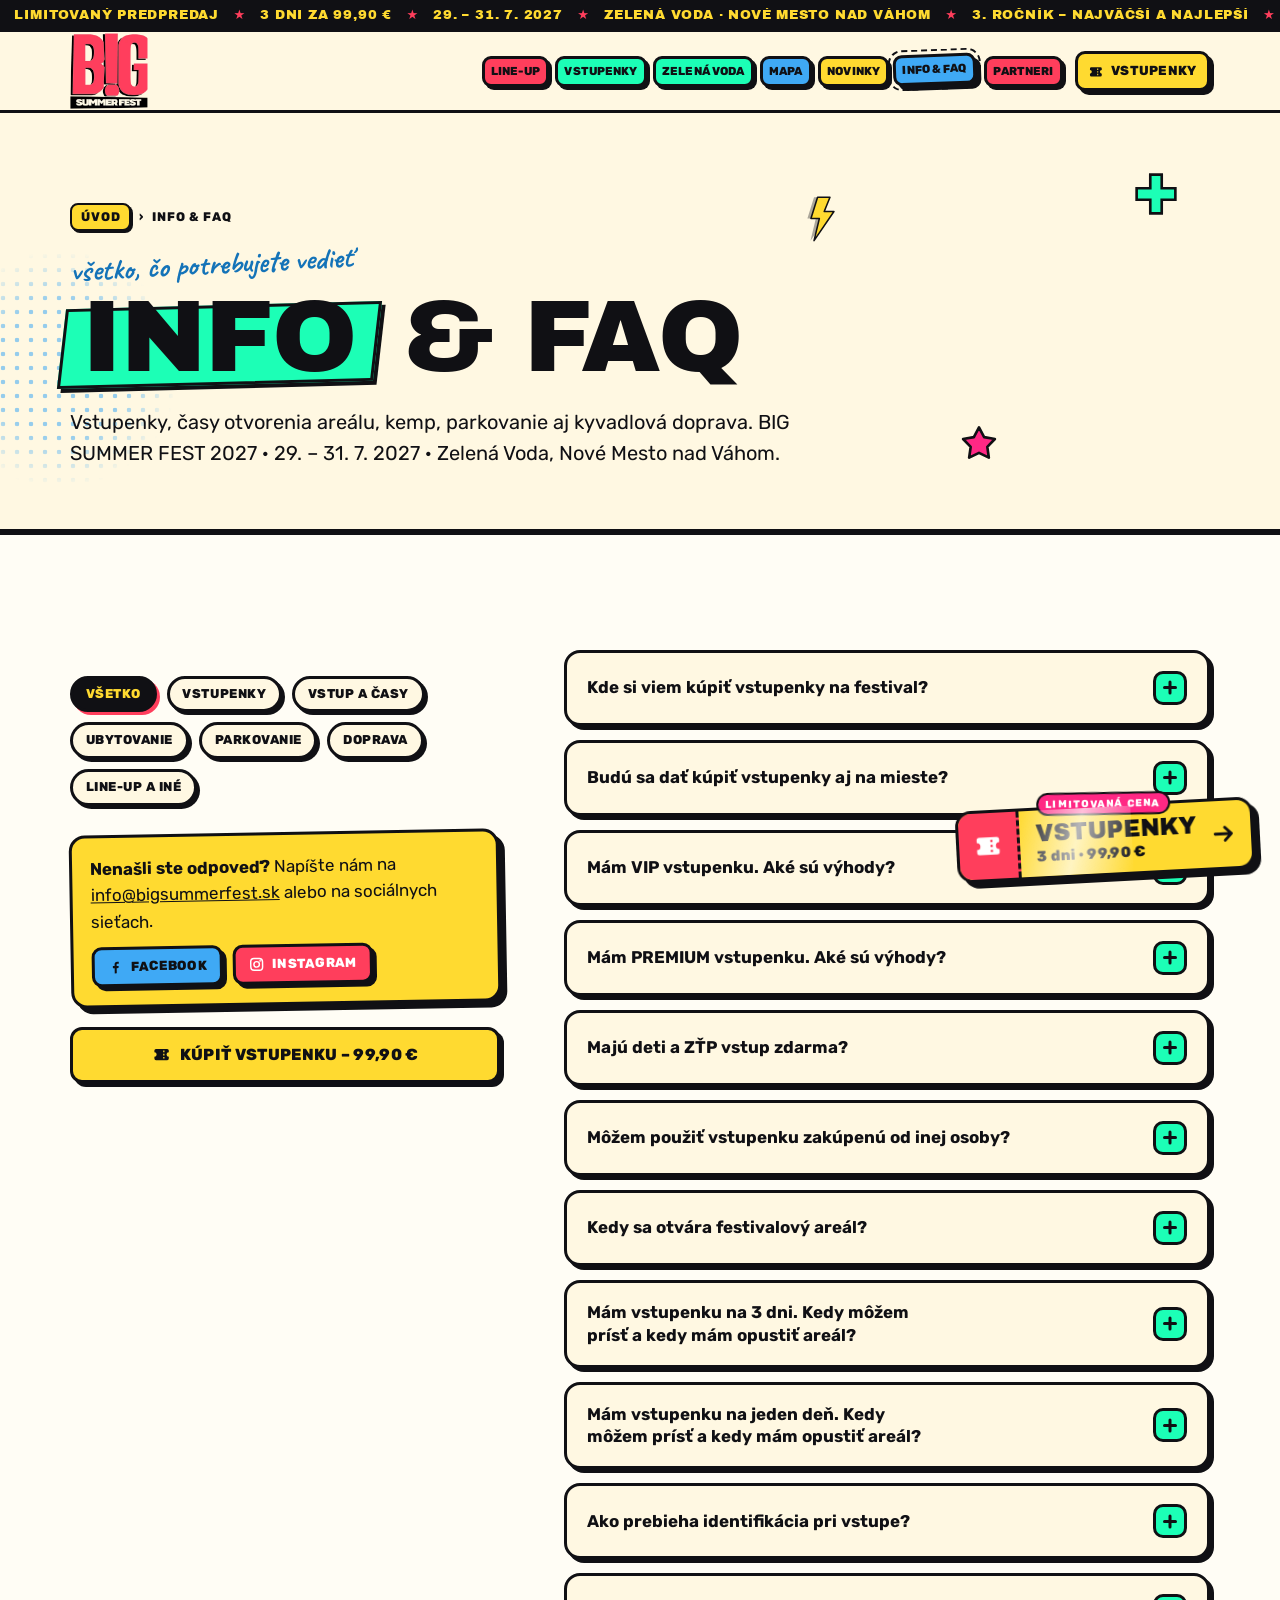
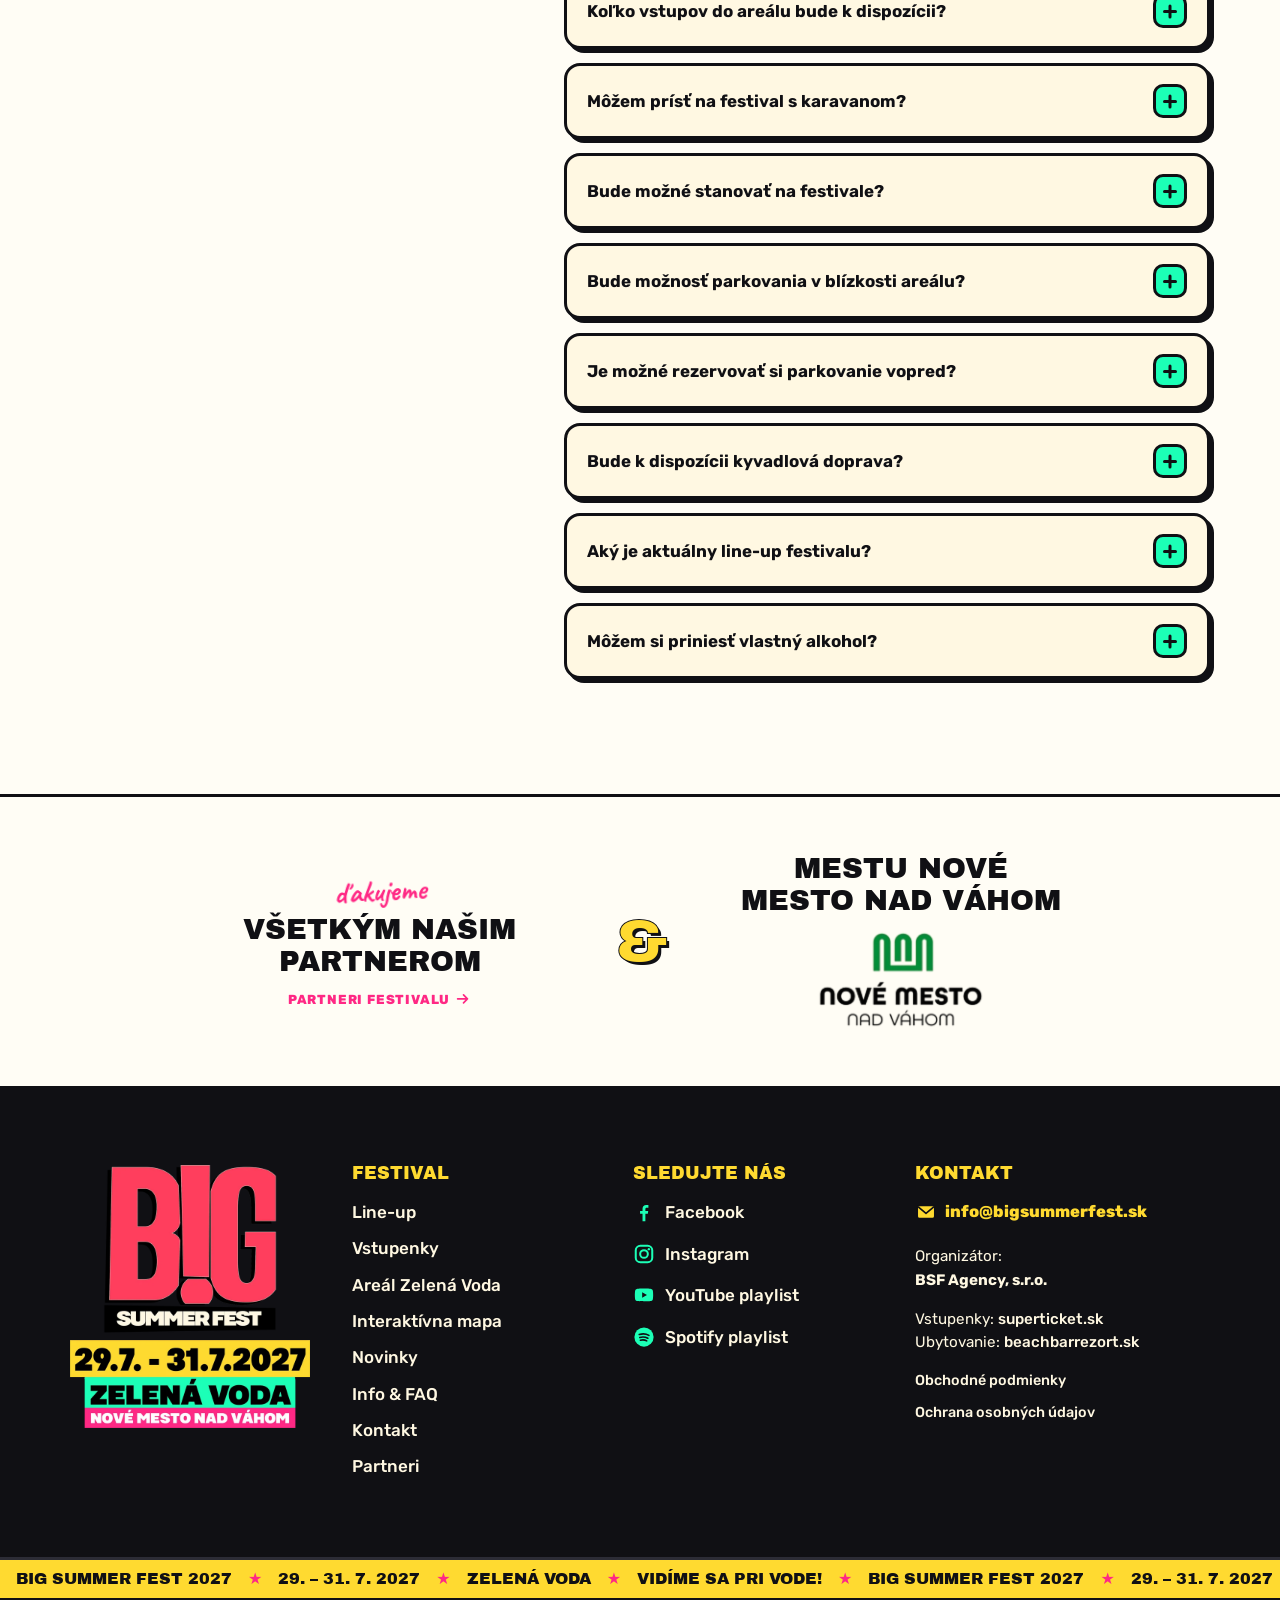
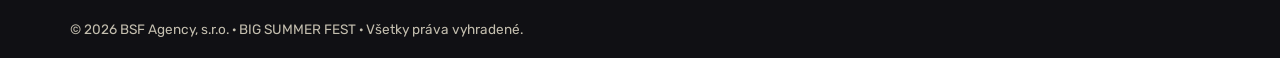
<file: faq.html>
<!DOCTYPE html>
<html lang="sk">
<head>
<meta charset="utf-8">
<meta name="viewport" content="width=device-width, initial-scale=1, viewport-fit=cover">
<title>Info &amp; FAQ – BIG SUMMER FEST 2027</title>
<meta name="description" content="Časté otázky o BIG SUMMER FEST 2027: vstupenky, časy otvorenia areálu, kemp a karavany, parkovanie, kyvadlová doprava. 29. – 31. 7. 2027, Zelená Voda.">
<meta name="theme-color" content="#FF3E5C">
<link rel="canonical" href="https://bigsummer.sk/faq">
<meta property="og:type" content="website">
<meta property="og:locale" content="sk_SK">
<meta property="og:site_name" content="BIG SUMMER FEST">
<meta property="og:title" content="BIG SUMMER FEST 2027 – festival legendárnych hitov na Zelenej Vode">
<meta property="og:description" content="29. – 31. 7. 2027 · Zelená Voda · 35+ interpretov. Limitovaný predpredaj: 3 dni za 99,90 €.">
<meta property="og:url" content="https://bigsummer.sk/faq">
<meta property="og:image" content="https://bigsummer.sk/assets/img/og-image.jpg">
<meta name="twitter:card" content="summary_large_image">
<link rel="icon" type="image/png" href="assets/img/favicon.png">
<link rel="apple-touch-icon" href="assets/img/apple-touch-icon.png">
<link rel="preload" href="assets/fonts/archivo-black-latin-400-normal.woff2" as="font" type="font/woff2" crossorigin>
<link rel="preload" href="assets/fonts/rubik-latin-wght-normal.woff2" as="font" type="font/woff2" crossorigin>
<!--FONTS--><link rel="stylesheet" href="assets/css/fonts.css"><!--/FONTS-->
<link rel="stylesheet" href="assets/css/style.css">
</head>
<body>
<!--BODY-START-->
<script>window.BSF_EMBED = window.BSF_EMBED !== false;</script>

<!-- ============ SVG SPRITE ============ -->
<svg width="0" height="0" style="position:absolute" aria-hidden="true" focusable="false">
  <defs>
    <symbol id="i-star" viewBox="0 0 100 100"><path d="M50 9 63.5 34.4 91.8 39.4 71.9 60.1 75.9 88.6 50 76 24.1 88.6 28.1 60.1 8.2 39.4 36.5 34.4Z" fill="currentColor" stroke="#101014" stroke-width="7" stroke-linejoin="round"/></symbol>
    <symbol id="i-plus" viewBox="0 0 100 100"><path d="M37 6h26v31h31v26H63v31H37V63H6V37h31Z" fill="currentColor" stroke="#101014" stroke-width="6" stroke-linejoin="miter"/></symbol>
    <symbol id="i-x" viewBox="0 0 100 100"><path d="M37 6h26v31h31v26H63v31H37V63H6V37h31Z" transform="rotate(45 50 50) scale(.9) translate(5.5 5.5)" fill="currentColor" stroke="#101014" stroke-width="6.5"/></symbol>
    <symbol id="i-bolt" viewBox="0 0 64 104"><path d="M18 3h28L33 35h22L10 101l12-50H3Z" fill="#101014" opacity=".35" transform="translate(-4 0)"/><path d="M22 3h28L37 35h22L14 101l12-50H7Z" fill="currentColor" stroke="#101014" stroke-width="3.5" stroke-linejoin="round"/></symbol>
    <symbol id="i-spark" viewBox="0 0 100 100"><path d="M50 3C54 38 62 46 97 50 62 54 54 62 50 97 46 62 38 54 3 50 38 46 46 38 50 3Z" fill="currentColor" stroke="#101014" stroke-width="5" stroke-linejoin="round"/></symbol>
    <symbol id="i-heart" viewBox="0 0 24 24"><path d="M12 21C5 15 2 11.5 2 8a5 5 0 0 1 10-2 5 5 0 0 1 10 2c0 3.5-3 7-10 13Z" fill="currentColor" stroke="#101014" stroke-width="1.6"/></symbol>
    <symbol id="i-fb" viewBox="0 0 24 24"><path fill="currentColor" d="M13.5 22v-8h2.7l.4-3.2h-3.1V8.8c0-.9.3-1.5 1.6-1.5h1.7V4.4c-.3 0-1.3-.1-2.4-.1-2.4 0-4 1.5-4 4.1v2.4H7.7V14h2.7v8z"/></symbol>
    <symbol id="i-ig" viewBox="0 0 24 24"><rect x="3" y="3" width="18" height="18" rx="5" fill="none" stroke="currentColor" stroke-width="2.2"/><circle cx="12" cy="12" r="4.2" fill="none" stroke="currentColor" stroke-width="2.2"/><circle cx="17.3" cy="6.7" r="1.3" fill="currentColor"/></symbol>
    <symbol id="i-yt" viewBox="0 0 24 24"><path fill="currentColor" d="M21.6 7.2a2.5 2.5 0 0 0-1.8-1.8C18.2 5 12 5 12 5s-6.2 0-7.8.4A2.5 2.5 0 0 0 2.4 7.2C2 8.8 2 12 2 12s0 3.2.4 4.8a2.5 2.5 0 0 0 1.8 1.8C5.8 19 12 19 12 19s6.2 0 7.8-.4a2.5 2.5 0 0 0 1.8-1.8c.4-1.6.4-4.8.4-4.8s0-3.2-.4-4.8zM10 15V9l5.2 3z"/></symbol>
    <symbol id="i-spotify" viewBox="0 0 24 24"><circle cx="12" cy="12" r="10.5" fill="currentColor"/><path d="M6.8 9.3c3.6-1.1 7.6-.8 10.6.9M7.4 12.5c3-.8 6.2-.5 8.8.9M8.1 15.5c2.4-.6 4.8-.4 6.9.7" fill="none" stroke="var(--ico-bg,#fff)" stroke-width="1.7" stroke-linecap="round"/></symbol>
    <symbol id="i-ticket" viewBox="0 0 24 24"><path fill="currentColor" d="M3 7a2 2 0 0 1 2-2h14a2 2 0 0 1 2 2v2.2a2.8 2.8 0 0 0 0 5.6V17a2 2 0 0 1-2 2H5a2 2 0 0 1-2-2v-2.2a2.8 2.8 0 0 0 0-5.6Zm11 0v2h1.6V7Zm0 4v2h1.6v-2Zm0 4v2h1.6v-2Z"/></symbol>
    <symbol id="i-play" viewBox="0 0 24 24"><path fill="currentColor" d="M7 4.5v15a1 1 0 0 0 1.5.9l12-7.5a1 1 0 0 0 0-1.8l-12-7.5A1 1 0 0 0 7 4.5Z"/></symbol>
    <symbol id="i-arrow" viewBox="0 0 24 24"><path d="M4 12h15m-6-6 6 6-6 6" fill="none" stroke="currentColor" stroke-width="2.6" stroke-linecap="round" stroke-linejoin="round"/></symbol>
    <symbol id="i-ext" viewBox="0 0 24 24"><path d="M14 4h6v6m0-6-9 9M18 14v5a1 1 0 0 1-1 1H5a1 1 0 0 1-1-1V7a1 1 0 0 1 1-1h5" fill="none" stroke="currentColor" stroke-width="2.4" stroke-linecap="round" stroke-linejoin="round"/></symbol>
    <symbol id="i-zoom" viewBox="0 0 24 24"><circle cx="10.5" cy="10.5" r="6.5" fill="none" stroke="currentColor" stroke-width="2.6"/><path d="M15.5 15.5 21 21M10.5 7.5v6M7.5 10.5h6" stroke="currentColor" stroke-width="2.6" stroke-linecap="round"/></symbol>
    <symbol id="i-palm" viewBox="0 0 48 48"><path d="M25 22c1 8 0 16-3 23" fill="none" stroke="#101014" stroke-width="3.5" stroke-linecap="round"/><path d="M25 21C18 12 8 12 3 17c7-1 13 0 22 4Zm0 0c4-9 13-12 20-9-7 1-13 4-20 9Zm0 0c-9-3-15 1-17 8 5-4 10-6 17-8Zm0 0c8-1 14 4 15 11-4-5-9-8-15-11Zm0 0c-2-8 1-15 7-18-3 6-5 11-7 18Z" fill="#1CFFB6" stroke="#101014" stroke-width="2.2" stroke-linejoin="round"/><path d="M8 45h32" stroke="#101014" stroke-width="3" stroke-linecap="round"/><circle cx="36" cy="10" r="5" fill="#FFDA30" stroke="#101014" stroke-width="2"/></symbol>
    <symbol id="d-sun" viewBox="0 0 120 120"><g fill="#FFDA30" stroke="#101014" stroke-width="3" stroke-linejoin="round"><path d="M60 2l7 18H53Z"/><path d="M60 118l7-18H53Z"/><path d="M2 60l18-7v14Z"/><path d="M118 60l-18-7v14Z"/><path d="M19 19l18 8-10 10Z"/><path d="M101 101l-18-8 10-10Z"/><path d="M101 19l-8 18-10-10Z"/><path d="M19 101l8-18 10 10Z"/></g><circle cx="60" cy="60" r="30" fill="#FFDA30" stroke="#101014" stroke-width="3.5"/><path d="M47 55h11M62 55h11" stroke="#101014" stroke-width="5" stroke-linecap="round"/><path d="M50 68q10 9 20 0" fill="none" stroke="#101014" stroke-width="3.5" stroke-linecap="round"/></symbol>
    <symbol id="d-cloud" viewBox="0 0 160 64"><path d="M10 54q0-20 22-18 8-22 32-14 16-16 32 4 24-4 24 18 0 12-14 12H22q-12 0-12-2Z" fill="#FFF8E2" stroke="#101014" stroke-width="3.5" stroke-linejoin="round"/><path d="M40 40q6-4 12 0" fill="none" stroke="#101014" stroke-width="2.5" stroke-linecap="round" opacity=".35"/></symbol>
    <symbol id="d-ball" viewBox="0 0 100 100"><circle cx="50" cy="50" r="44" fill="#FFF8E2"/><path d="M50 6a44 44 0 0 1 38 22L50 50Z" fill="#FF3E5C"/><path d="M94 50a44 44 0 0 1-22 38L50 50Z" fill="#3FA9F5"/><path d="M50 94a44 44 0 0 1-38-22L50 50Z" fill="#FFDA30"/><path d="M6 50a44 44 0 0 1 22-38L50 50Z" fill="#1CFFB6"/><circle cx="50" cy="50" r="44" fill="none" stroke="#101014" stroke-width="4"/><circle cx="50" cy="50" r="8" fill="#FFF8E2" stroke="#101014" stroke-width="3"/><ellipse cx="34" cy="28" rx="8" ry="5" fill="#fff" opacity=".7" transform="rotate(-30 34 28)"/></symbol>
    <symbol id="d-glasses" viewBox="0 0 130 56"><path d="M8 16h114" stroke="#101014" stroke-width="5" stroke-linecap="round"/><path d="M10 16h46v12q0 22-23 22T10 28Z" fill="#FF2884" stroke="#101014" stroke-width="4" stroke-linejoin="round"/><path d="M74 16h46v12q0 22-23 22T74 28Z" fill="#3FA9F5" stroke="#101014" stroke-width="4" stroke-linejoin="round"/><path d="M20 24l10 10M84 24l10 10" stroke="#fff" stroke-width="4" stroke-linecap="round" opacity=".8"/><path d="M56 22q9-6 18 0" fill="none" stroke="#101014" stroke-width="4"/></symbol>
    <symbol id="d-cassette" viewBox="0 0 120 78"><rect x="3" y="3" width="114" height="72" rx="8" fill="#FFDA30" stroke="#101014" stroke-width="4"/><rect x="14" y="12" width="92" height="20" rx="3" fill="#1CFFB6" stroke="#101014" stroke-width="3"/><rect x="26" y="38" width="68" height="24" rx="11" fill="#101014"/><circle cx="42" cy="50" r="7" fill="#FFF8E2"/><circle cx="78" cy="50" r="7" fill="#FFF8E2"/><path d="M30 75l6-9h48l6 9" fill="none" stroke="#101014" stroke-width="3"/></symbol>
    <symbol id="i-close" viewBox="0 0 24 24"><path d="M6 6l12 12M18 6 6 18" fill="none" stroke="currentColor" stroke-width="3" stroke-linecap="round"/></symbol>
    <symbol id="i-mail" viewBox="0 0 24 24"><rect x="2.5" y="5" width="19" height="14" rx="2.5" fill="currentColor" stroke="#101014" stroke-width="1.6"/><path d="m3.5 6.5 8.5 7 8.5-7" fill="none" stroke="#101014" stroke-width="1.8" stroke-linejoin="round"/></symbol>
    <symbol id="i-pin" viewBox="0 0 24 24"><path fill="currentColor" stroke="#101014" stroke-width="1.5" d="M12 22s7-6.6 7-12a7 7 0 0 0-14 0c0 5.4 7 12 7 12Z"/><circle cx="12" cy="10" r="2.6" fill="#fff" stroke="#101014" stroke-width="1.2"/></symbol>
    <!-- feature icons -->
    <symbol id="f-swim" viewBox="0 0 48 48"><circle cx="24" cy="20" r="13" fill="#FF3E5C" stroke="#101014" stroke-width="3"/><circle cx="24" cy="20" r="6" fill="#3FA9F5" stroke="#101014" stroke-width="3"/><path d="M13 12l5 5m12 0 5-5m-22 16 5-5m12 0 5 5" stroke="#FFF8E2" stroke-width="3.5"/><path d="M3 38c4 0 4-3 8-3s4 3 8 3 4-3 8-3 4 3 8 3 4-3 8-3" fill="none" stroke="#101014" stroke-width="3" stroke-linecap="round"/></symbol>
    <symbol id="f-beach" viewBox="0 0 48 48"><path d="M8 20C10 9 22 5 30 8s12 10 11 15Z" fill="#FFDA30" stroke="#101014" stroke-width="3" stroke-linejoin="round"/><path d="M19 7c-2 5-2 11 0 16M30 8c1 5 0 11-3 17" fill="none" stroke="#101014" stroke-width="2.5"/><path d="M25 21 19 42" stroke="#101014" stroke-width="3.5" stroke-linecap="round"/><path d="M4 43h40" stroke="#101014" stroke-width="3" stroke-linecap="round"/></symbol>
    <symbol id="f-drink" viewBox="0 0 48 48"><path d="M9 10h30L26 26v13h8v4H14v-4h8V26Z" fill="#1CFFB6" stroke="#101014" stroke-width="3" stroke-linejoin="round"/><circle cx="35" cy="9" r="6" fill="#FFDA30" stroke="#101014" stroke-width="3"/><path d="M31 3 24 17" stroke="#101014" stroke-width="3" stroke-linecap="round"/></symbol>
    <symbol id="f-chill" viewBox="0 0 48 48"><path d="M8 36c0-12 6-20 16-20s16 8 16 20c-4 4-28 4-32 0Z" fill="#FF2884" stroke="#101014" stroke-width="3" stroke-linejoin="round"/><path d="M4 8c6 5 14 5 20 0s14-5 20 0" fill="none" stroke="#101014" stroke-width="2.5"/><circle cx="10" cy="11" r="2.4" fill="#FFDA30" stroke="#101014" stroke-width="1.5"/><circle cx="24" cy="9" r="2.4" fill="#1CFFB6" stroke="#101014" stroke-width="1.5"/><circle cx="38" cy="11" r="2.4" fill="#3FA9F5" stroke="#101014" stroke-width="1.5"/></symbol>
    <symbol id="f-sup" viewBox="0 0 48 48"><circle cx="30" cy="14" r="8" fill="#FFDA30" stroke="#101014" stroke-width="3"/><path d="M6 30 42 22" stroke="#101014" stroke-width="3" stroke-linecap="round"/><path d="M4 36c10-4 30-10 40-8-6 5-30 12-40 8Z" fill="#3FA9F5" stroke="#101014" stroke-width="3" stroke-linejoin="round"/><path d="M14 10 18 32" stroke="#101014" stroke-width="3" stroke-linecap="round"/><path d="M12 6h8" stroke="#101014" stroke-width="3" stroke-linecap="round"/></symbol>
    <symbol id="f-tent" viewBox="0 0 48 48"><path d="M24 6 4 40h40Z" fill="#1CFFB6" stroke="#101014" stroke-width="3" stroke-linejoin="round"/><path d="M24 6v34M24 22l-7 18h14Z" fill="#101014" stroke="#101014" stroke-width="2.5" stroke-linejoin="round"/><path d="M2 42h44" stroke="#101014" stroke-width="3" stroke-linecap="round"/></symbol>
  </defs>
</svg>

<a class="skip" href="#obsah">Preskočiť na obsah</a>

<!-- ============ TOP TICKER ============ -->
<div class="topbar" role="note" aria-label="Limitovaný predpredaj: 3 dni za 99,90 €">
  <div class="marquee" aria-hidden="true">
    <div class="marquee__track" style="--dur:38s">
      <div class="marquee__group"><span>LIMITOVANÝ PREDPREDAJ</span><i>★</i><span>3 DNI ZA 99,90 €</span><i>★</i><span>29. – 31. 7. 2027</span><i>★</i><span>ZELENÁ VODA · NOVÉ MESTO NAD VÁHOM</span><i>★</i><span>3. ROČNÍK – NAJVÄČŠÍ A NAJLEPŠÍ</span><i>★</i></div>
      <div class="marquee__group"><span>LIMITOVANÝ PREDPREDAJ</span><i>★</i><span>3 DNI ZA 99,90 €</span><i>★</i><span>29. – 31. 7. 2027</span><i>★</i><span>ZELENÁ VODA · NOVÉ MESTO NAD VÁHOM</span><i>★</i><span>3. ROČNÍK – NAJVÄČŠÍ A NAJLEPŠÍ</span><i>★</i></div>
    </div>
  </div>
</div>

<!-- ============ HEADER ============ -->
<header class="site-header" id="top">
  <div class="wrap header__inner">
    <a class="brand" href="index.html" aria-label="BIG SUMMER FEST – úvod">
      <img src="assets/img/logo-sm.webp" width="260" height="253" alt="BIG SUMMER FEST">
    </a>
    <nav class="nav" id="nav" aria-label="Hlavná navigácia">
      <a href="index.html#line-up" style="--c:var(--pink)">Line-up</a>
      <a href="index.html#vstupenky" style="--c:var(--mint)">Vstupenky</a>
      <a href="index.html#zelena-voda" style="--c:var(--mint)">Zelená Voda</a>
      <a href="mapa.html" style="--c:var(--blue)">Mapa</a>
      <a href="index.html#novinky" style="--c:var(--yellow)">Novinky</a>
      <a href="faq.html" class="is-active" aria-current="page" style="--c:var(--blue)">Info &amp; FAQ</a>
      <a href="partneri.html" style="--c:var(--pink)">Partneri</a>
      <div class="nav__social">
        <a href="https://www.facebook.com/bigsummerfest.sk/" target="_blank" rel="noopener" aria-label="Facebook"><svg><use href="#i-fb"/></svg></a>
        <a href="https://www.instagram.com/bigsummerfest.sk/" target="_blank" rel="noopener" aria-label="Instagram"><svg><use href="#i-ig"/></svg></a>
      </div>
    </nav>
    <div class="header__cta">
      <a class="btn btn--sm btn--yellow btn--breathe" href="https://www.superticket.sk/big-summer-fest-2027" target="_blank" rel="noopener"><svg class="ico"><use href="#i-ticket"/></svg><span>Vstupenky</span></a>
      <button class="burger" type="button" aria-expanded="false" aria-controls="nav" aria-label="Otvoriť menu"><span></span><span></span><span></span></button>
    </div>
  </div>
</header>

<main id="obsah">
<section class="page-hero" aria-labelledby="faq-title">
  <div class="dots dots--hero" aria-hidden="true"></div>
  <svg class="deco a-spin" style="--s:44px;top:14%;right:8%;color:var(--mint)" aria-hidden="true"><use href="#i-plus"/></svg>
  <svg class="deco a-twinkle" style="--s:38px;bottom:16%;right:22%;color:var(--magenta)" aria-hidden="true"><use href="#i-star"/></svg>
  <svg class="deco a-wiggle" style="--s:46px;top:20%;right:34%;color:var(--yellow)" aria-hidden="true"><use href="#i-bolt"/></svg>
  <div class="wrap" style="position:relative;z-index:1">
    <nav class="crumbs" aria-label="Omrvinková navigácia"><a href="index.html">Úvod</a><span aria-hidden="true">›</span><span>Info &amp; FAQ</span></nav>
    <p class="hand hand--blue">všetko, čo potrebujete vedieť</p>
    <h1 class="sec-title" id="faq-title"><span class="hl" style="--c:var(--mint)">Info</span> &amp; FAQ</h1>
    <p class="sec-lead">Vstupenky, časy otvorenia areálu, kemp, parkovanie aj kyvadlová doprava. BIG SUMMER FEST 2027 · 29. – 31. 7. 2027 · Zelená Voda, Nové Mesto nad Váhom.</p>
  </div>
</section>

<section class="section faq faq-page" aria-label="Otázky a odpovede">
  <div class="wrap faq__grid">
    <aside class="faq__side">
      <h2 class="sr-only">Kategórie</h2>
      <div class="faq__filters" role="group" aria-label="Filtrovať otázky">
        <button type="button" class="fchip is-on" data-cat="all" aria-pressed="true">Všetko</button>
        <button type="button" class="fchip" data-cat="vstupenky" aria-pressed="false">Vstupenky</button>
        <button type="button" class="fchip" data-cat="vstup" aria-pressed="false">Vstup a časy</button>
        <button type="button" class="fchip" data-cat="ubytovanie" aria-pressed="false">Ubytovanie</button>
        <button type="button" class="fchip" data-cat="parkovanie" aria-pressed="false">Parkovanie</button>
        <button type="button" class="fchip" data-cat="doprava" aria-pressed="false">Doprava</button>
        <button type="button" class="fchip" data-cat="lineup" aria-pressed="false">Line-up a iné</button>
      </div>
      <div class="faq__help">
        <p><strong>Nenašli ste odpoveď?</strong> Napíšte nám na <a href="mailto:info@bigsummerfest.sk">info@bigsummerfest.sk</a> alebo na sociálnych sieťach.</p>
        <div class="faq__help-btns">
          <a class="btn btn--sm btn--blue" href="https://www.facebook.com/bigsummerfest.sk/" target="_blank" rel="noopener"><svg class="ico"><use href="#i-fb"/></svg>Facebook</a>
          <a class="btn btn--sm btn--pink" href="https://www.instagram.com/bigsummerfest.sk/" target="_blank" rel="noopener"><svg class="ico"><use href="#i-ig"/></svg>Instagram</a>
        </div>
      </div>
      <a class="btn btn--yellow btn--block" style="margin-top:22px" href="https://www.superticket.sk/big-summer-fest-2027" target="_blank" rel="noopener"><svg class="ico"><use href="#i-ticket"/></svg>Kúpiť vstupenku – 99,90 €</a>
    </aside>
    <div class="faq__list" id="faq-list">
      <div class="qa" data-cat="vstupenky"><h3><button class="qa__q" type="button" aria-expanded="false">Kde si viem kúpiť vstupenky na festival?<span class="qa__ico" aria-hidden="true"></span></button></h3><div class="qa__a"><div><p>Vstupenky sú v predaji online cez <a href="https://www.superticket.sk/big-summer-fest-2027" target="_blank" rel="noopener">SUPERTICKET.sk</a> a na oficiálnej stránke festivalu bigsummer.sk. Práve prebieha limitovaný predpredaj – 3-dňová vstupenka za 99,90 €.</p></div></div></div>
      <div class="qa" data-cat="vstupenky"><h3><button class="qa__q" type="button" aria-expanded="false">Budú sa dať kúpiť vstupenky aj na mieste?<span class="qa__ico" aria-hidden="true"></span></button></h3><div class="qa__a"><div><p>Áno, vstupenky bude možné zakúpiť aj na mieste pri vstupe na festival.</p><ul><li>1-dňový vstup: 80 €</li><li>3-dňový vstup: 160 €</li></ul><p>Parkovanie a ďalšie služby budú na mieste za rovnaké ceny ako online.</p></div></div></div>
      <div class="qa" data-cat="vstupenky"><h3><button class="qa__q" type="button" aria-expanded="false">Mám VIP vstupenku. Aké sú výhody?<span class="qa__ico" aria-hidden="true"></span></button></h3><div class="qa__a"><div><p>S VIP vstupenkou si užijete festival z exkluzívneho miesta s najlepším výhľadom. Vyvýšená tribúna ponúka ideálny pohľad na hlavný stage.</p><ul><li>Vlastná VIP sekcia a samostatná tribúna s top výhľadom na stage</li><li>Samostatný vstup a toalety</li><li>VIP parkovanie grátis</li><li>Vlastný bar</li></ul><p>VIP vstupenky sú v limitovanom množstve 400 kusov.</p></div></div></div>
      <div class="qa" data-cat="vstupenky"><h3><button class="qa__q" type="button" aria-expanded="false">Mám PREMIUM vstupenku. Aké sú výhody?<span class="qa__ico" aria-hidden="true"></span></button></h3><div class="qa__a"><div><p>S PREMIUM vstupenkou získate prístup do vyhradeného priestoru na státie priamo pred pódiom, kde si vychutnáte koncerty z bezprostrednej blízkosti – s lepším výhľadom a menšou tlačenicou.</p><p>Počet PREMIUM vstupeniek je limitovaný na 1 200 ks. Vstupenku si môžete upgradovať online aj na mieste.</p></div></div></div>
      <div class="qa" data-cat="vstupenky"><h3><button class="qa__q" type="button" aria-expanded="false">Majú deti a ZŤP vstup zdarma?<span class="qa__ico" aria-hidden="true"></span></button></h3><div class="qa__a"><div><p>Áno. Deti do 10 rokov (do 140 cm) majú vstup zdarma. Držitelia preukazu ZŤP vstupujú zdarma – platí iba pre vozíčkarov.</p></div></div></div>
      <div class="qa" data-cat="vstupenky"><h3><button class="qa__q" type="button" aria-expanded="false">Môžem použiť vstupenku zakúpenú od inej osoby?<span class="qa__ico" aria-hidden="true"></span></button></h3><div class="qa__a"><div><p>Originalitu vstupeniek garantujeme iba v prípade, že boli zakúpené prostredníctvom superticket.sk alebo bigsummer.sk. Pri vstupenkách od iných predajcov bez platného kódu vám môže byť vstup odmietnutý a organizátor za ne nenesie zodpovednosť.</p></div></div></div>
      <div class="qa" data-cat="vstup"><h3><button class="qa__q" type="button" aria-expanded="false">Kedy sa otvára festivalový areál?<span class="qa__ico" aria-hidden="true"></span></button></h3><div class="qa__a"><div><ul><li><strong>Štvrtok 29. 7. 2027</strong> – od 15:00</li><li><strong>Piatok 30. 7. 2027</strong> – od 12:00</li><li><strong>Sobota 31. 7. 2027</strong> – od 12:00</li></ul><p>Program začína neskôr. Držitelia festivalových vstupeniek neplatia vstupné do areálu Zelenej Vody. Uvedené časy sú orientačné a môžu sa meniť.</p></div></div></div>
      <div class="qa" data-cat="vstup"><h3><button class="qa__q" type="button" aria-expanded="false">Mám vstupenku na 3 dni. Kedy môžem prísť a kedy mám opustiť areál?<span class="qa__ico" aria-hidden="true"></span></button></h3><div class="qa__a"><div><p>Vstup do areálu Zelenej Vody bude umožnený podľa bežných otváracích hodín areálu.</p><div class="sched"><div><b>Štvrtok 29. 7. 2027</b><span>vstup od 15:00 · program 18:00 – 01:00</span></div><div><b>Piatok 30. 7. 2027</b><span>vstup od 12:00 · program 14:00 – 03:00</span></div><div><b>Sobota 31. 7. 2027</b><span>vstup od 12:00 · program 13:00 – 03:00</span></div></div><p>Časy sú orientačné a môžu sa meniť.</p></div></div></div>
      <div class="qa" data-cat="vstup"><h3><button class="qa__q" type="button" aria-expanded="false">Mám vstupenku na jeden deň. Kedy môžem prísť a kedy mám opustiť areál?<span class="qa__ico" aria-hidden="true"></span></button></h3><div class="qa__a"><div><p>Platia rovnaké časy ako pri 3-dňovej vstupenke podľa vybraného dňa. Po skončení programu by mali návštevníci, ktorí nemajú ubytovanie priamo v areáli, opustiť festivalovú zónu.</p></div></div></div>
      <div class="qa" data-cat="vstup"><h3><button class="qa__q" type="button" aria-expanded="false">Ako prebieha identifikácia pri vstupe?<span class="qa__ico" aria-hidden="true"></span></button></h3><div class="qa__a"><div><p>Pri vstupe sa každý účastník musí preukázať platnou vstupenkou. Vstupenky nie je potrebné tlačiť – stačí, ak ich máte v mobilnom telefóne.</p><p>Pri vstupe dostanete identifikačnú pásku. Nedávajte si ju dole z ruky, inak vás nevpustia späť do areálu. Pásku je potrebné ukázať pri opätovnom vstupe a na požiadanie SBS.</p></div></div></div>
      <div class="qa" data-cat="vstup"><h3><button class="qa__q" type="button" aria-expanded="false">Koľko vstupov do areálu bude k dispozícii?<span class="qa__ico" aria-hidden="true"></span></button></h3><div class="qa__a"><div><p>Do areálu budú pripravené dve vstupné brány – jedna pre VIP hostí a druhá pre návštevníkov so štandardnými a PREMIUM vstupenkami.</p></div></div></div>
      <div class="qa" data-cat="ubytovanie"><h3><button class="qa__q" type="button" aria-expanded="false">Môžem prísť na festival s karavanom?<span class="qa__ico" aria-hidden="true"></span></button></h3><div class="qa__a"><div><p>Áno, kapacita miest pre karavany je limitovaná na 100 miest. Viac informácií a rezerváciu nájdete na <a href="https://beachbarrezort.sk/" target="_blank" rel="noopener">beachbarrezort.sk</a>.</p></div></div></div>
      <div class="qa" data-cat="ubytovanie"><h3><button class="qa__q" type="button" aria-expanded="false">Bude možné stanovať na festivale?<span class="qa__ico" aria-hidden="true"></span></button></h3><div class="qa__a"><div><p>Stanovanie v stanových mestečkách je vyhradené iba pre návštevníkov festivalu. Rezervácia stanového miesta je dostupná na <a href="https://beachbarrezort.sk/" target="_blank" rel="noopener">beachbarrezort.sk</a>.</p></div></div></div>
      <div class="qa" data-cat="parkovanie"><h3><button class="qa__q" type="button" aria-expanded="false">Bude možnosť parkovania v blízkosti areálu?<span class="qa__ico" aria-hidden="true"></span></button></h3><div class="qa__a"><div><p>Na festivale budú k dispozícii štyri parkovacie plochy (P1 – P4). Parkovanie si výhodne kúpite online cez SUPERTICKET.sk na celý festival. Držitelia VIP vstupeniek majú parkovanie pri hlavnom vstupe zahrnuté v cene. Osoby so zdravotným postihnutím si parkovanie kupujú samostatne.</p><p>Parkovanie bude možné kúpiť aj na mieste, odporúčame ho však zabezpečiť vopred.</p></div></div></div>
      <div class="qa" data-cat="parkovanie"><h3><button class="qa__q" type="button" aria-expanded="false">Je možné rezervovať si parkovanie vopred?<span class="qa__ico" aria-hidden="true"></span></button></h3><div class="qa__a"><div><p>Áno, parkovanie si môžete kúpiť vopred prostredníctvom SUPERTICKET.sk. Z externých parkovísk P1 – P4 môžete odísť kedykoľvek.</p><p>Hostia s ubytovaním alebo kempovaním cez beachbarrezort.sk parkujú v areáli festivalu – odchod je však možný až po skončení festivalu.</p></div></div></div>
      <div class="qa" data-cat="doprava"><h3><button class="qa__q" type="button" aria-expanded="false">Bude k dispozícii kyvadlová doprava?<span class="qa__ico" aria-hidden="true"></span></button></h3><div class="qa__a"><div><p>Áno, od štvrtka do soboty bude zabezpečená kyvadlová doprava:</p><ul><li>Nové Mesto nad Váhom, hlavná stanica ↔ BIG SUMMER FEST + parkovisko</li><li>Nové Mesto nad Váhom, Tesco ↔ BIG SUMMER FEST + parkovisko</li></ul><p>Na rok 2027 pripravujeme v spolupráci s CK DAKA posilnené denné aj nočné spoje aj z Piešťan a Trenčína. Ďalšie zastávky a časy zverejníme.</p></div></div></div>
      <div class="qa" data-cat="lineup"><h3><button class="qa__q" type="button" aria-expanded="false">Aký je aktuálny line-up festivalu?<span class="qa__ico" aria-hidden="true"></span></button></h3><div class="qa__a"><div><p>Zatiaľ sme potvrdili: <strong>VENGABOYS, LOONA, LAS KETCHUP, REDNEX a LUNETIC</strong>. Na festivale vystúpi viac ako 35 interpretov – ďalšie mená odhaľujeme postupne na <a href="https://www.facebook.com/bigsummerfest.sk/" target="_blank" rel="noopener">Facebooku</a> a <a href="https://www.instagram.com/bigsummerfest.sk/" target="_blank" rel="noopener">Instagrame</a>.</p></div></div></div>
      <div class="qa" data-cat="lineup"><h3><button class="qa__q" type="button" aria-expanded="false">Môžem si priniesť vlastný alkohol?<span class="qa__ico" aria-hidden="true"></span></button></h3><div class="qa__a"><div><p>Nie, vlastný alkohol do areálu festivalu nie je povolené priniesť. Čo si naopak určite zbaliť, nájdete v našom <a href="index.html#clanok-checklist">festivalovom checkliste</a>.</p></div></div></div>
    </div>
  </div>
</section>
</main>

<!-- ============ FOOTER ============ -->
<section class="thanks" aria-label="Poďakovanie">
  <div class="wrap thanks__inner">
    <div class="thanks__col">
      <p class="hand hand--pink">ďakujeme</p>
      <p class="thanks__big">všetkým našim partnerom</p>
      <a class="thanks__link" href="partneri.html">Partneri festivalu <svg class="ico"><use href="#i-arrow"/></svg></a>
    </div>
    <span class="thanks__amp" aria-hidden="true">&amp;</span>
    <div class="thanks__col thanks__col--city">
      <p class="thanks__big">mestu Nové Mesto nad Váhom</p>
      <img class="thanks__logo" src="assets/img/nmnv-logo.webp" width="354" height="210" alt="Nové Mesto nad Váhom" loading="lazy" decoding="async">
    </div>
  </div>
</section>
<footer class="site-footer">
  <div class="wrap footer__grid">
    <div class="footer__brand">
      <img src="assets/img/logo-lockup.webp" width="640" height="700" alt="BIG SUMMER FEST – 29. 7. – 31. 7. 2027, Zelená Voda, Nové Mesto nad Váhom" loading="lazy" decoding="async">
    </div>
    <div class="footer__col">
      <h3>Festival</h3>
      <ul>
        <li><a href="index.html#line-up">Line-up</a></li>
        <li><a href="index.html#vstupenky">Vstupenky</a></li>
        <li><a href="index.html#zelena-voda">Areál Zelená Voda</a></li>
        <li><a href="mapa.html">Interaktívna mapa</a></li>
        <li><a href="index.html#novinky">Novinky</a></li>
        <li><a href="faq.html">Info &amp; FAQ</a></li>
        <li><a href="index.html#kontakt">Kontakt</a></li>
        <li><a href="partneri.html">Partneri</a></li>
      </ul>
    </div>
    <div class="footer__col">
      <h3>Sledujte nás</h3>
      <ul class="footer__social">
        <li><a href="https://www.facebook.com/bigsummerfest.sk/" target="_blank" rel="noopener"><svg class="ico"><use href="#i-fb"/></svg>Facebook</a></li>
        <li><a href="https://www.instagram.com/bigsummerfest.sk/" target="_blank" rel="noopener"><svg class="ico"><use href="#i-ig"/></svg>Instagram</a></li>
        <li><a href="https://www.youtube.com/playlist?list=PLWvb5slnLo7ieMVEt73fXtku7p8db4FHZ" target="_blank" rel="noopener"><svg class="ico"><use href="#i-yt"/></svg>YouTube playlist</a></li>
        <li><a href="https://open.spotify.com/playlist/7CcyGimT6pTc5s2akvgYrY" target="_blank" rel="noopener"><svg class="ico" style="--ico-bg:var(--ink)"><use href="#i-spotify"/></svg>Spotify playlist</a></li>
      </ul>
    </div>
    <div class="footer__col">
      <h3>Kontakt</h3>
      <p class="footer__mail"><a href="mailto:info@bigsummerfest.sk"><svg class="ico"><use href="#i-mail"/></svg>info@bigsummerfest.sk</a></p>
      <p>Organizátor:<br><strong>BSF Agency, s.r.o.</strong></p>
      <p>Vstupenky: <a href="https://www.superticket.sk/big-summer-fest-2027" target="_blank" rel="noopener">superticket.sk</a><br>Ubytovanie: <a href="https://beachbarrezort.sk/" target="_blank" rel="noopener">beachbarrezort.sk</a></p>
      <ul class="footer__legal">
        <li><a href="https://bigsummerfest.sk/obchodne-podmienky" target="_blank" rel="noopener">Obchodné podmienky</a></li>
        <li><a href="https://bigsummerfest.sk/ochrana-osobnych-udajov" target="_blank" rel="noopener">Ochrana osobných údajov</a></li>
      </ul>
    </div>
  </div>
  <div class="footer__bottom">
    <div class="marquee" aria-hidden="true"><div class="marquee__track" style="--dur:40s">
      <div class="marquee__group"><span>BIG SUMMER FEST 2027</span><i>★</i><span>29. – 31. 7. 2027</span><i>★</i><span>ZELENÁ VODA</span><i>★</i><span>VIDÍME SA PRI VODE!</span><i>★</i></div>
      <div class="marquee__group"><span>BIG SUMMER FEST 2027</span><i>★</i><span>29. – 31. 7. 2027</span><i>★</i><span>ZELENÁ VODA</span><i>★</i><span>VIDÍME SA PRI VODE!</span><i>★</i></div>
    </div></div>
    <p class="wrap footer__copy">© 2026 BSF Agency, s.r.o. · BIG SUMMER FEST · Všetky práva vyhradené.</p>
  </div>
</footer>

<!-- ============ PLÁVAJÚCA VSTUPENKA ============ -->
<a class="ticket-fab" href="https://www.superticket.sk/big-summer-fest-2027" target="_blank" rel="noopener" aria-label="Kúpiť vstupenky – 3 dni za 99,90 € (superticket.sk)">
  <span class="ticket-fab__tag" aria-hidden="true">limitovaná cena</span>
  <span class="ticket-fab__stub" aria-hidden="true"><svg><use href="#i-ticket"/></svg></span>
  <span class="ticket-fab__body"><b>Vstupenky</b><small>3 dni · 99,90 €</small></span>
  <span class="ticket-fab__go" aria-hidden="true"><svg><use href="#i-arrow"/></svg></span>
</a>

<div class="modal modal--media" id="media" role="dialog" aria-modal="true" aria-label="Video alebo fotografia" hidden>
  <div class="modal__backdrop" data-close></div>
  <div class="media">
    <button class="modal__x" type="button" data-close aria-label="Zavrieť"><svg><use href="#i-close"/></svg></button>
    <div class="media__inner"></div>
  </div>
</div>

<script src="assets/js/main.js" defer></script>
<!--BODY-END-->
</body>
</html>
</file>
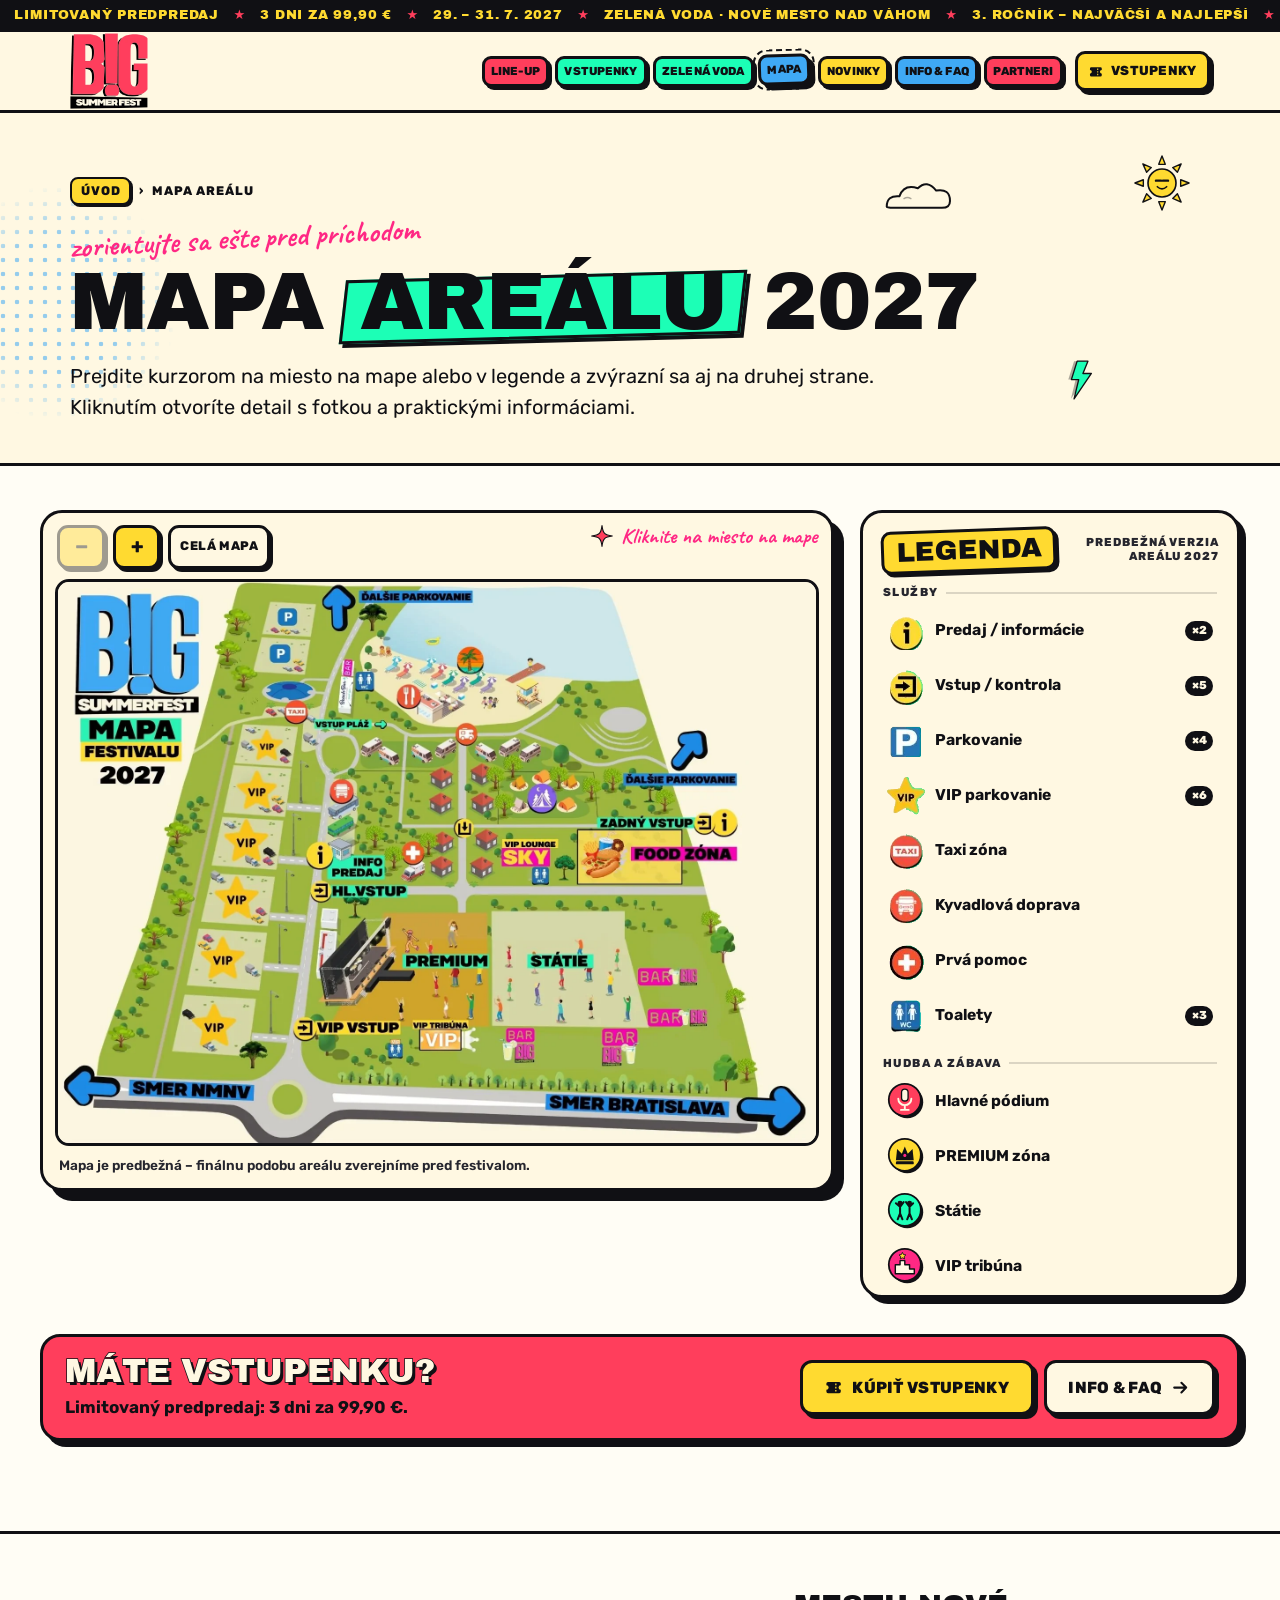
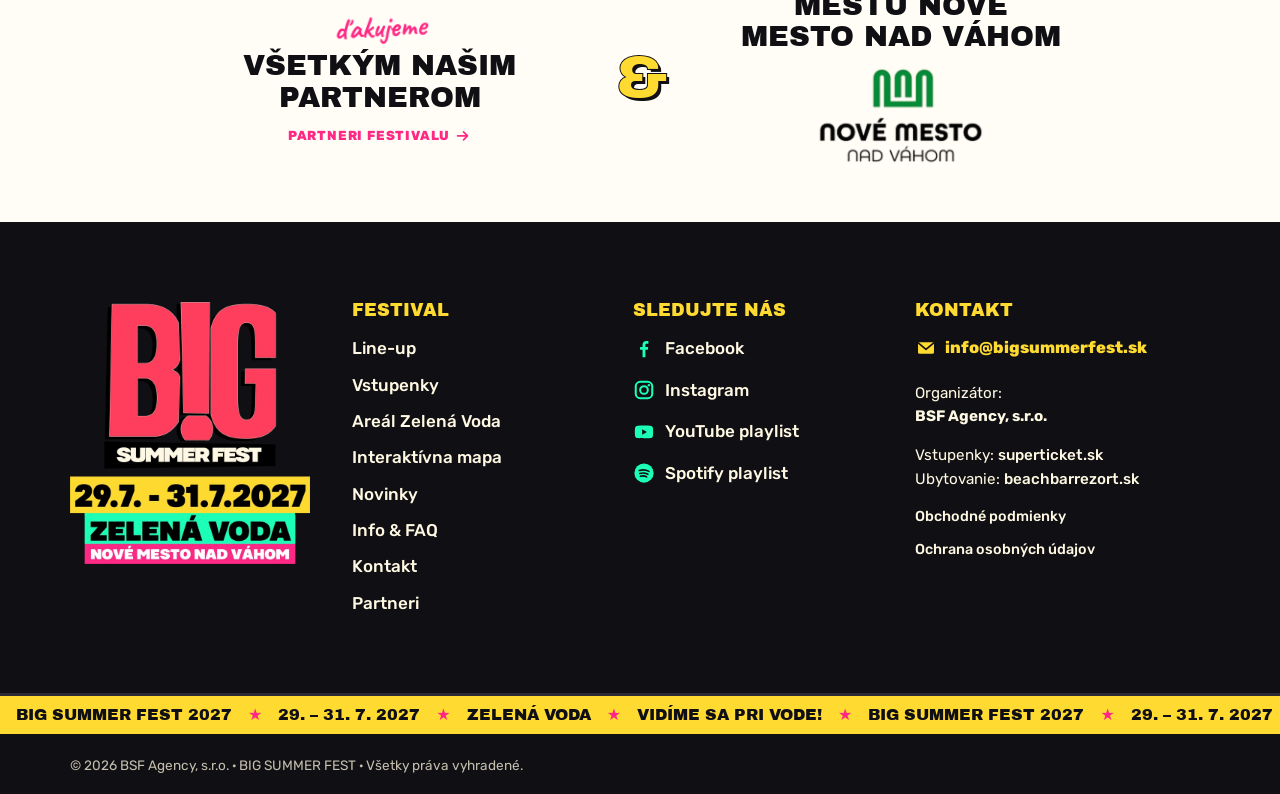
<file: mapa.html>
<!DOCTYPE html>
<html lang="sk">
<head>
<meta charset="utf-8">
<meta name="viewport" content="width=device-width, initial-scale=1, viewport-fit=cover">
<title>Interaktívna mapa festivalu – BIG SUMMER FEST 2027</title>
<meta name="description" content="Interaktívna mapa areálu BIG SUMMER FEST 2027 na Zelenej Vode: pódium, PREMIUM a VIP zóny, vstupy, parkovanie, kyvadlová doprava, food zóna, bary, pláž, camp village a karavany.">
<meta name="theme-color" content="#FF3E5C">
<link rel="canonical" href="https://bigsummer.sk/mapa">
<meta property="og:type" content="website">
<meta property="og:locale" content="sk_SK">
<meta property="og:site_name" content="BIG SUMMER FEST">
<meta property="og:title" content="Interaktívna mapa festivalu – BIG SUMMER FEST 2027">
<meta property="og:description" content="29. – 31. 7. 2027 · Zelená Voda · 35+ interpretov. Limitovaný predpredaj: 3 dni za 99,90 €.">
<meta property="og:url" content="https://bigsummer.sk/mapa">
<meta property="og:image" content="https://bigsummer.sk/assets/img/og-image.jpg">
<meta name="twitter:card" content="summary_large_image">
<link rel="icon" type="image/png" href="assets/img/favicon.png">
<link rel="apple-touch-icon" href="assets/img/apple-touch-icon.png">
<link rel="preload" href="assets/fonts/archivo-black-latin-400-normal.woff2" as="font" type="font/woff2" crossorigin>
<link rel="preload" href="assets/fonts/rubik-latin-wght-normal.woff2" as="font" type="font/woff2" crossorigin>
<!--FONTS--><link rel="stylesheet" href="assets/css/fonts.css"><!--/FONTS-->
<link rel="stylesheet" href="assets/css/style.css">
<link rel="stylesheet" href="assets/css/mapa.css">
<link rel="preload" as="image" href="assets/img/mapa-2027-interaktivna.webp">
</head>
<body>
<!--BODY-START-->
<script>window.BSF_EMBED = window.BSF_EMBED !== false;</script>

<!-- ============ SVG SPRITE ============ -->
<svg width="0" height="0" style="position:absolute" aria-hidden="true" focusable="false">
  <defs>
    <symbol id="i-star" viewBox="0 0 100 100"><path d="M50 9 63.5 34.4 91.8 39.4 71.9 60.1 75.9 88.6 50 76 24.1 88.6 28.1 60.1 8.2 39.4 36.5 34.4Z" fill="currentColor" stroke="#101014" stroke-width="7" stroke-linejoin="round"/></symbol>
    <symbol id="i-plus" viewBox="0 0 100 100"><path d="M37 6h26v31h31v26H63v31H37V63H6V37h31Z" fill="currentColor" stroke="#101014" stroke-width="6" stroke-linejoin="miter"/></symbol>
    <symbol id="i-x" viewBox="0 0 100 100"><path d="M37 6h26v31h31v26H63v31H37V63H6V37h31Z" transform="rotate(45 50 50) scale(.9) translate(5.5 5.5)" fill="currentColor" stroke="#101014" stroke-width="6.5"/></symbol>
    <symbol id="i-bolt" viewBox="0 0 64 104"><path d="M18 3h28L33 35h22L10 101l12-50H3Z" fill="#101014" opacity=".35" transform="translate(-4 0)"/><path d="M22 3h28L37 35h22L14 101l12-50H7Z" fill="currentColor" stroke="#101014" stroke-width="3.5" stroke-linejoin="round"/></symbol>
    <symbol id="i-spark" viewBox="0 0 100 100"><path d="M50 3C54 38 62 46 97 50 62 54 54 62 50 97 46 62 38 54 3 50 38 46 46 38 50 3Z" fill="currentColor" stroke="#101014" stroke-width="5" stroke-linejoin="round"/></symbol>
    <symbol id="i-heart" viewBox="0 0 24 24"><path d="M12 21C5 15 2 11.5 2 8a5 5 0 0 1 10-2 5 5 0 0 1 10 2c0 3.5-3 7-10 13Z" fill="currentColor" stroke="#101014" stroke-width="1.6"/></symbol>
    <symbol id="i-fb" viewBox="0 0 24 24"><path fill="currentColor" d="M13.5 22v-8h2.7l.4-3.2h-3.1V8.8c0-.9.3-1.5 1.6-1.5h1.7V4.4c-.3 0-1.3-.1-2.4-.1-2.4 0-4 1.5-4 4.1v2.4H7.7V14h2.7v8z"/></symbol>
    <symbol id="i-ig" viewBox="0 0 24 24"><rect x="3" y="3" width="18" height="18" rx="5" fill="none" stroke="currentColor" stroke-width="2.2"/><circle cx="12" cy="12" r="4.2" fill="none" stroke="currentColor" stroke-width="2.2"/><circle cx="17.3" cy="6.7" r="1.3" fill="currentColor"/></symbol>
    <symbol id="i-yt" viewBox="0 0 24 24"><path fill="currentColor" d="M21.6 7.2a2.5 2.5 0 0 0-1.8-1.8C18.2 5 12 5 12 5s-6.2 0-7.8.4A2.5 2.5 0 0 0 2.4 7.2C2 8.8 2 12 2 12s0 3.2.4 4.8a2.5 2.5 0 0 0 1.8 1.8C5.8 19 12 19 12 19s6.2 0 7.8-.4a2.5 2.5 0 0 0 1.8-1.8c.4-1.6.4-4.8.4-4.8s0-3.2-.4-4.8zM10 15V9l5.2 3z"/></symbol>
    <symbol id="i-spotify" viewBox="0 0 24 24"><circle cx="12" cy="12" r="10.5" fill="currentColor"/><path d="M6.8 9.3c3.6-1.1 7.6-.8 10.6.9M7.4 12.5c3-.8 6.2-.5 8.8.9M8.1 15.5c2.4-.6 4.8-.4 6.9.7" fill="none" stroke="var(--ico-bg,#fff)" stroke-width="1.7" stroke-linecap="round"/></symbol>
    <symbol id="i-ticket" viewBox="0 0 24 24"><path fill="currentColor" d="M3 7a2 2 0 0 1 2-2h14a2 2 0 0 1 2 2v2.2a2.8 2.8 0 0 0 0 5.6V17a2 2 0 0 1-2 2H5a2 2 0 0 1-2-2v-2.2a2.8 2.8 0 0 0 0-5.6Zm11 0v2h1.6V7Zm0 4v2h1.6v-2Zm0 4v2h1.6v-2Z"/></symbol>
    <symbol id="i-play" viewBox="0 0 24 24"><path fill="currentColor" d="M7 4.5v15a1 1 0 0 0 1.5.9l12-7.5a1 1 0 0 0 0-1.8l-12-7.5A1 1 0 0 0 7 4.5Z"/></symbol>
    <symbol id="i-arrow" viewBox="0 0 24 24"><path d="M4 12h15m-6-6 6 6-6 6" fill="none" stroke="currentColor" stroke-width="2.6" stroke-linecap="round" stroke-linejoin="round"/></symbol>
    <symbol id="i-ext" viewBox="0 0 24 24"><path d="M14 4h6v6m0-6-9 9M18 14v5a1 1 0 0 1-1 1H5a1 1 0 0 1-1-1V7a1 1 0 0 1 1-1h5" fill="none" stroke="currentColor" stroke-width="2.4" stroke-linecap="round" stroke-linejoin="round"/></symbol>
    <symbol id="i-zoom" viewBox="0 0 24 24"><circle cx="10.5" cy="10.5" r="6.5" fill="none" stroke="currentColor" stroke-width="2.6"/><path d="M15.5 15.5 21 21M10.5 7.5v6M7.5 10.5h6" stroke="currentColor" stroke-width="2.6" stroke-linecap="round"/></symbol>
    <symbol id="i-palm" viewBox="0 0 48 48"><path d="M25 22c1 8 0 16-3 23" fill="none" stroke="#101014" stroke-width="3.5" stroke-linecap="round"/><path d="M25 21C18 12 8 12 3 17c7-1 13 0 22 4Zm0 0c4-9 13-12 20-9-7 1-13 4-20 9Zm0 0c-9-3-15 1-17 8 5-4 10-6 17-8Zm0 0c8-1 14 4 15 11-4-5-9-8-15-11Zm0 0c-2-8 1-15 7-18-3 6-5 11-7 18Z" fill="#1CFFB6" stroke="#101014" stroke-width="2.2" stroke-linejoin="round"/><path d="M8 45h32" stroke="#101014" stroke-width="3" stroke-linecap="round"/><circle cx="36" cy="10" r="5" fill="#FFDA30" stroke="#101014" stroke-width="2"/></symbol>
    <symbol id="d-sun" viewBox="0 0 120 120"><g fill="#FFDA30" stroke="#101014" stroke-width="3" stroke-linejoin="round"><path d="M60 2l7 18H53Z"/><path d="M60 118l7-18H53Z"/><path d="M2 60l18-7v14Z"/><path d="M118 60l-18-7v14Z"/><path d="M19 19l18 8-10 10Z"/><path d="M101 101l-18-8 10-10Z"/><path d="M101 19l-8 18-10-10Z"/><path d="M19 101l8-18 10 10Z"/></g><circle cx="60" cy="60" r="30" fill="#FFDA30" stroke="#101014" stroke-width="3.5"/><path d="M47 55h11M62 55h11" stroke="#101014" stroke-width="5" stroke-linecap="round"/><path d="M50 68q10 9 20 0" fill="none" stroke="#101014" stroke-width="3.5" stroke-linecap="round"/></symbol>
    <symbol id="d-cloud" viewBox="0 0 160 64"><path d="M10 54q0-20 22-18 8-22 32-14 16-16 32 4 24-4 24 18 0 12-14 12H22q-12 0-12-2Z" fill="#FFF8E2" stroke="#101014" stroke-width="3.5" stroke-linejoin="round"/><path d="M40 40q6-4 12 0" fill="none" stroke="#101014" stroke-width="2.5" stroke-linecap="round" opacity=".35"/></symbol>
    <symbol id="d-ball" viewBox="0 0 100 100"><circle cx="50" cy="50" r="44" fill="#FFF8E2"/><path d="M50 6a44 44 0 0 1 38 22L50 50Z" fill="#FF3E5C"/><path d="M94 50a44 44 0 0 1-22 38L50 50Z" fill="#3FA9F5"/><path d="M50 94a44 44 0 0 1-38-22L50 50Z" fill="#FFDA30"/><path d="M6 50a44 44 0 0 1 22-38L50 50Z" fill="#1CFFB6"/><circle cx="50" cy="50" r="44" fill="none" stroke="#101014" stroke-width="4"/><circle cx="50" cy="50" r="8" fill="#FFF8E2" stroke="#101014" stroke-width="3"/><ellipse cx="34" cy="28" rx="8" ry="5" fill="#fff" opacity=".7" transform="rotate(-30 34 28)"/></symbol>
    <symbol id="d-glasses" viewBox="0 0 130 56"><path d="M8 16h114" stroke="#101014" stroke-width="5" stroke-linecap="round"/><path d="M10 16h46v12q0 22-23 22T10 28Z" fill="#FF2884" stroke="#101014" stroke-width="4" stroke-linejoin="round"/><path d="M74 16h46v12q0 22-23 22T74 28Z" fill="#3FA9F5" stroke="#101014" stroke-width="4" stroke-linejoin="round"/><path d="M20 24l10 10M84 24l10 10" stroke="#fff" stroke-width="4" stroke-linecap="round" opacity=".8"/><path d="M56 22q9-6 18 0" fill="none" stroke="#101014" stroke-width="4"/></symbol>
    <symbol id="d-cassette" viewBox="0 0 120 78"><rect x="3" y="3" width="114" height="72" rx="8" fill="#FFDA30" stroke="#101014" stroke-width="4"/><rect x="14" y="12" width="92" height="20" rx="3" fill="#1CFFB6" stroke="#101014" stroke-width="3"/><rect x="26" y="38" width="68" height="24" rx="11" fill="#101014"/><circle cx="42" cy="50" r="7" fill="#FFF8E2"/><circle cx="78" cy="50" r="7" fill="#FFF8E2"/><path d="M30 75l6-9h48l6 9" fill="none" stroke="#101014" stroke-width="3"/></symbol>
    <symbol id="i-close" viewBox="0 0 24 24"><path d="M6 6l12 12M18 6 6 18" fill="none" stroke="currentColor" stroke-width="3" stroke-linecap="round"/></symbol>
    <symbol id="i-mail" viewBox="0 0 24 24"><rect x="2.5" y="5" width="19" height="14" rx="2.5" fill="currentColor" stroke="#101014" stroke-width="1.6"/><path d="m3.5 6.5 8.5 7 8.5-7" fill="none" stroke="#101014" stroke-width="1.8" stroke-linejoin="round"/></symbol>
    <symbol id="i-pin" viewBox="0 0 24 24"><path fill="currentColor" stroke="#101014" stroke-width="1.5" d="M12 22s7-6.6 7-12a7 7 0 0 0-14 0c0 5.4 7 12 7 12Z"/><circle cx="12" cy="10" r="2.6" fill="#fff" stroke="#101014" stroke-width="1.2"/></symbol>
    <!-- feature icons -->
    <symbol id="f-swim" viewBox="0 0 48 48"><circle cx="24" cy="20" r="13" fill="#FF3E5C" stroke="#101014" stroke-width="3"/><circle cx="24" cy="20" r="6" fill="#3FA9F5" stroke="#101014" stroke-width="3"/><path d="M13 12l5 5m12 0 5-5m-22 16 5-5m12 0 5 5" stroke="#FFF8E2" stroke-width="3.5"/><path d="M3 38c4 0 4-3 8-3s4 3 8 3 4-3 8-3 4 3 8 3 4-3 8-3" fill="none" stroke="#101014" stroke-width="3" stroke-linecap="round"/></symbol>
    <symbol id="f-beach" viewBox="0 0 48 48"><path d="M8 20C10 9 22 5 30 8s12 10 11 15Z" fill="#FFDA30" stroke="#101014" stroke-width="3" stroke-linejoin="round"/><path d="M19 7c-2 5-2 11 0 16M30 8c1 5 0 11-3 17" fill="none" stroke="#101014" stroke-width="2.5"/><path d="M25 21 19 42" stroke="#101014" stroke-width="3.5" stroke-linecap="round"/><path d="M4 43h40" stroke="#101014" stroke-width="3" stroke-linecap="round"/></symbol>
    <symbol id="f-drink" viewBox="0 0 48 48"><path d="M9 10h30L26 26v13h8v4H14v-4h8V26Z" fill="#1CFFB6" stroke="#101014" stroke-width="3" stroke-linejoin="round"/><circle cx="35" cy="9" r="6" fill="#FFDA30" stroke="#101014" stroke-width="3"/><path d="M31 3 24 17" stroke="#101014" stroke-width="3" stroke-linecap="round"/></symbol>
    <symbol id="f-chill" viewBox="0 0 48 48"><path d="M8 36c0-12 6-20 16-20s16 8 16 20c-4 4-28 4-32 0Z" fill="#FF2884" stroke="#101014" stroke-width="3" stroke-linejoin="round"/><path d="M4 8c6 5 14 5 20 0s14-5 20 0" fill="none" stroke="#101014" stroke-width="2.5"/><circle cx="10" cy="11" r="2.4" fill="#FFDA30" stroke="#101014" stroke-width="1.5"/><circle cx="24" cy="9" r="2.4" fill="#1CFFB6" stroke="#101014" stroke-width="1.5"/><circle cx="38" cy="11" r="2.4" fill="#3FA9F5" stroke="#101014" stroke-width="1.5"/></symbol>
    <symbol id="f-sup" viewBox="0 0 48 48"><circle cx="30" cy="14" r="8" fill="#FFDA30" stroke="#101014" stroke-width="3"/><path d="M6 30 42 22" stroke="#101014" stroke-width="3" stroke-linecap="round"/><path d="M4 36c10-4 30-10 40-8-6 5-30 12-40 8Z" fill="#3FA9F5" stroke="#101014" stroke-width="3" stroke-linejoin="round"/><path d="M14 10 18 32" stroke="#101014" stroke-width="3" stroke-linecap="round"/><path d="M12 6h8" stroke="#101014" stroke-width="3" stroke-linecap="round"/></symbol>
    <symbol id="f-tent" viewBox="0 0 48 48"><path d="M24 6 4 40h40Z" fill="#1CFFB6" stroke="#101014" stroke-width="3" stroke-linejoin="round"/><path d="M24 6v34M24 22l-7 18h14Z" fill="#101014" stroke="#101014" stroke-width="2.5" stroke-linejoin="round"/><path d="M2 42h44" stroke="#101014" stroke-width="3" stroke-linecap="round"/></symbol>
  </defs>
</svg>

<a class="skip" href="#obsah">Preskočiť na obsah</a>

<!-- ============ TOP TICKER ============ -->
<div class="topbar" role="note" aria-label="Limitovaný predpredaj: 3 dni za 99,90 €">
  <div class="marquee" aria-hidden="true">
    <div class="marquee__track" style="--dur:38s">
      <div class="marquee__group"><span>LIMITOVANÝ PREDPREDAJ</span><i>★</i><span>3 DNI ZA 99,90 €</span><i>★</i><span>29. – 31. 7. 2027</span><i>★</i><span>ZELENÁ VODA · NOVÉ MESTO NAD VÁHOM</span><i>★</i><span>3. ROČNÍK – NAJVÄČŠÍ A NAJLEPŠÍ</span><i>★</i></div>
      <div class="marquee__group"><span>LIMITOVANÝ PREDPREDAJ</span><i>★</i><span>3 DNI ZA 99,90 €</span><i>★</i><span>29. – 31. 7. 2027</span><i>★</i><span>ZELENÁ VODA · NOVÉ MESTO NAD VÁHOM</span><i>★</i><span>3. ROČNÍK – NAJVÄČŠÍ A NAJLEPŠÍ</span><i>★</i></div>
    </div>
  </div>
</div>

<!-- ============ HEADER ============ -->
<header class="site-header" id="top">
  <div class="wrap header__inner">
    <a class="brand" href="index.html" aria-label="BIG SUMMER FEST – úvod">
      <img src="assets/img/logo-sm.webp" width="260" height="253" alt="BIG SUMMER FEST">
    </a>
    <nav class="nav" id="nav" aria-label="Hlavná navigácia">
      <a href="index.html#line-up" style="--c:var(--pink)">Line-up</a>
      <a href="index.html#vstupenky" style="--c:var(--mint)">Vstupenky</a>
      <a href="index.html#zelena-voda" style="--c:var(--mint)">Zelená Voda</a>
      <a href="mapa.html" class="is-active" aria-current="page" style="--c:var(--blue)">Mapa</a>
      <a href="index.html#novinky" style="--c:var(--yellow)">Novinky</a>
      <a href="faq.html" style="--c:var(--blue)">Info &amp; FAQ</a>
      <a href="partneri.html" style="--c:var(--pink)">Partneri</a>
      <div class="nav__social">
        <a href="https://www.facebook.com/bigsummerfest.sk/" target="_blank" rel="noopener" aria-label="Facebook"><svg><use href="#i-fb"/></svg></a>
        <a href="https://www.instagram.com/bigsummerfest.sk/" target="_blank" rel="noopener" aria-label="Instagram"><svg><use href="#i-ig"/></svg></a>
      </div>
    </nav>
    <div class="header__cta">
      <a class="btn btn--sm btn--yellow btn--breathe" href="https://www.superticket.sk/big-summer-fest-2027" target="_blank" rel="noopener"><svg class="ico"><use href="#i-ticket"/></svg><span>Vstupenky</span></a>
      <button class="burger" type="button" aria-expanded="false" aria-controls="nav" aria-label="Otvoriť menu"><span></span><span></span><span></span></button>
    </div>
  </div>
</header>

<main id="obsah">
<section class="page-hero page-hero--map" aria-labelledby="map-title">
  <div class="dots dots--hero" aria-hidden="true"></div>
  <svg class="deco a-spin-slow" style="--s:56px;top:12%;right:7%" aria-hidden="true"><use href="#d-sun"/></svg>
  <svg class="deco a-drift" style="--s:92px;top:10%;right:24%" aria-hidden="true"><use href="#d-cloud"/></svg>
  <svg class="deco a-wiggle" style="--s:40px;bottom:18%;right:14%;color:var(--mint)" aria-hidden="true"><use href="#i-bolt"/></svg>
  <div class="wrap" style="position:relative;z-index:1">
    <nav class="crumbs" aria-label="Omrvinková navigácia"><a href="index.html">Úvod</a><span aria-hidden="true">›</span><span>Mapa areálu</span></nav>
    <p class="hand hand--pink">zorientujte sa ešte pred príchodom</p>
    <h1 class="sec-title" id="map-title">Mapa <span class="hl" style="--c:var(--mint)">areálu</span> 2027</h1>
    <p class="sec-lead">Prejdite kurzorom na miesto na mape alebo v legende a zvýrazní sa aj na druhej strane. Kliknutím otvoríte detail s fotkou a praktickými informáciami.</p>
  </div>
</section>

<section class="fmap-sec" aria-label="Mapa areálu">
<svg width="0" height="0" style="position:absolute" aria-hidden="true" focusable="false"><defs>
  <symbol id="m-stage" viewBox="0 0 64 64"><circle cx="34" cy="34" r="27" fill="#101014"/><circle cx="30" cy="30" r="27" fill="#FF3E5C" stroke="#101014" stroke-width="3"/><rect x="24.5" y="12" width="11" height="20" rx="5.5" fill="#FFF8E2" stroke="#101014" stroke-width="2.2"/><path d="M19 28a11 11 0 0 0 22 0M30 39v7M23.5 47h13" fill="none" stroke="#FFF8E2" stroke-width="3.2" stroke-linecap="round"/></symbol>
  <symbol id="m-premium" viewBox="0 0 64 64"><circle cx="34" cy="34" r="27" fill="#101014"/><circle cx="30" cy="30" r="27" fill="#FFDA30" stroke="#101014" stroke-width="3"/><path d="M15 39 17 20l8 8 5-12 5 12 8-8 2 19Z" fill="#101014"/><rect x="15" y="41" width="30" height="5" rx="2" fill="#101014"/><circle cx="30" cy="31" r="2.6" fill="#FF2884"/></symbol>
  <symbol id="m-statie" viewBox="0 0 64 64"><circle cx="34" cy="34" r="27" fill="#101014"/><circle cx="30" cy="30" r="27" fill="#1CFFB6" stroke="#101014" stroke-width="3"/><circle cx="22" cy="19" r="4.2" fill="#101014"/><circle cx="38" cy="19" r="4.2" fill="#101014"/><path d="M22 25v11m0-11-7-6m7 6 6-8M22 36l-4 10m4-10 4 10M38 25v11m0-11 6-6m-6 6-6-8M38 36l-4 10m4-10 4 10" fill="none" stroke="#101014" stroke-width="3.4" stroke-linecap="round" stroke-linejoin="round"/></symbol>
  <symbol id="m-tribuna" viewBox="0 0 64 64"><circle cx="34" cy="34" r="27" fill="#101014"/><circle cx="30" cy="30" r="27" fill="#FF2884" stroke="#101014" stroke-width="3"/><path d="M14 45h32V37h-8v-7h-8v-7h-8v7h-8Z" fill="#FFF8E2" stroke="#101014" stroke-width="2.4" stroke-linejoin="round"/><path d="m26 9 1.8 3.7 4 .6-2.9 2.8.7 4-3.6-1.9-3.6 1.9.7-4-2.9-2.8 4-.6Z" fill="#FFDA30" stroke="#101014" stroke-width="1.4" stroke-linejoin="round"/></symbol>
  <symbol id="m-lounge" viewBox="0 0 64 64"><circle cx="34" cy="34" r="27" fill="#101014"/><circle cx="30" cy="30" r="27" fill="#3FA9F5" stroke="#101014" stroke-width="3"/><path d="M17 17h26L30 32Z" fill="#FFF8E2" stroke="#101014" stroke-width="2.4" stroke-linejoin="round"/><path d="M30 32v12M23 45h14" stroke="#FFF8E2" stroke-width="3.4" stroke-linecap="round"/><circle cx="37" cy="13" r="3.6" fill="#FFDA30" stroke="#101014" stroke-width="1.6"/><path d="M33 22l-8-7" stroke="#101014" stroke-width="2" stroke-linecap="round"/></symbol>
  <symbol id="m-food" viewBox="0 0 64 64"><circle cx="34" cy="34" r="27" fill="#101014"/><circle cx="30" cy="30" r="27" fill="#FFDA30" stroke="#101014" stroke-width="3"/><path d="M15 28c0-8 7-12 15-12s15 4 15 12Z" fill="#FF9F43" stroke="#101014" stroke-width="2.4" stroke-linejoin="round"/><rect x="14" y="30" width="32" height="5" rx="2.5" fill="#1CFFB6" stroke="#101014" stroke-width="2"/><rect x="15" y="35" width="30" height="5" rx="2.5" fill="#7A3B1E" stroke="#101014" stroke-width="2"/><path d="M15 41h30c0 4-3 6-7 6H22c-4 0-7-2-7-6Z" fill="#FF9F43" stroke="#101014" stroke-width="2.4" stroke-linejoin="round"/><path d="M23 21h.01M30 19h.01M37 21h.01" stroke="#FFF8E2" stroke-width="2.6" stroke-linecap="round"/></symbol>
  <symbol id="m-bar" viewBox="0 0 64 64"><circle cx="34" cy="34" r="27" fill="#101014"/><circle cx="30" cy="30" r="27" fill="#FF2884" stroke="#101014" stroke-width="3"/><path d="M19 20h18v22a4 4 0 0 1-4 4H23a4 4 0 0 1-4-4Z" fill="#FFDA30" stroke="#101014" stroke-width="2.4" stroke-linejoin="round"/><path d="M37 25h4a4 4 0 0 1 4 4v5a4 4 0 0 1-4 4h-4" fill="none" stroke="#101014" stroke-width="2.6"/><path d="M17 20c0-4 3-6 6-5 1-3 6-4 8-1 3-2 7 0 7 3 2 0 3 2 2 3Z" fill="#FFF8E2" stroke="#101014" stroke-width="2.2" stroke-linejoin="round"/><path d="M25 27v12M31 27v12" stroke="#101014" stroke-width="2" stroke-linecap="round" opacity=".4"/></symbol>
  <symbol id="m-beachbar" viewBox="0 0 64 64"><circle cx="34" cy="34" r="27" fill="#101014"/><circle cx="30" cy="30" r="27" fill="#1CFFB6" stroke="#101014" stroke-width="3"/><path d="M31 25c1 7 0 14-3 21" fill="none" stroke="#7A3B1E" stroke-width="3.4" stroke-linecap="round"/><path d="M31 24c-6-7-14-7-18-3 6-1 11 0 18 3Zm0 0c3-8 11-10 17-8-6 1-11 3-17 8Zm0 0c-8-2-13 1-15 7 4-4 9-5 15-7Zm0 0c7-1 12 3 13 10-3-5-8-7-13-10Z" fill="#2BB673" stroke="#101014" stroke-width="1.8" stroke-linejoin="round"/><path d="M12 47c5-3 12-3 18-1 6 2 13 2 18-1" fill="none" stroke="#3FA9F5" stroke-width="3" stroke-linecap="round"/></symbol>
</defs></svg>
  <div class="wrap--wide">
  <div class="fmap" id="fmap">
    <div class="fmap__stage">
      <div class="fmap__bar">
        <div class="fmap__zoom">
          <button type="button" data-z="out" aria-label="Oddialiť" title="Oddialiť">−</button>
          <button type="button" data-z="in" aria-label="Priblížiť" title="Priblížiť">+</button>
          <button type="button" class="fmap__reset" data-z="reset">Celá mapa</button>
        </div>
        <p class="fmap__hint"><svg aria-hidden="true"><use href="#i-spark"/></svg><span>Kliknite na miesto na mape</span></p>
      </div>
      <div class="fmap__viewport" tabindex="-1">
        <div class="fmap__canvas">
          <img src="assets/img/mapa-2027-interaktivna.webp" srcset="assets/img/mapa-2027-interaktivna-sm.webp 1100w, assets/img/mapa-2027-interaktivna.webp 1720w" sizes="(max-width:700px) 900px, (max-width:1660px) 75vw, 1240px" width="1720" height="1278" alt="Mapa festivalu BIG SUMMER FEST 2027 – predbežná verzia areálu na Zelenej Vode" decoding="async" fetchpriority="high">
          <svg class="fmap__svg" viewBox="0 0 1720 1278" preserveAspectRatio="none" role="group" aria-label="Klikateľné miesta na mape">
    <g class="spot" data-id="plaz" data-cat="beach" style="--c:#3FA9F5;--d:0" tabindex="0" role="button" aria-pressed="false" aria-label="Pláž a jazero"><polygon class="spot__area" points="705,150 780,98 905,108 1065,160 1120,215 1060,250 900,292 760,292 705,245"/><circle class="spot__ring" cx="935" cy="178" r="34"/></g>
    <g class="spot" data-id="premium" data-cat="premium" style="--c:#FFDA30;--d:1" tabindex="0" role="button" aria-pressed="false" aria-label="PREMIUM zóna"><rect class="spot__area" x="740" y="756" width="238" height="244" rx="14"/><circle class="spot__ring" cx="880" cy="862" r="34"/></g>
    <g class="spot" data-id="statie" data-cat="statie" style="--c:#1CFFB6;--d:2" tabindex="0" role="button" aria-pressed="false" aria-label="Státie"><polygon class="spot__area" points="985,750 1287,750 1342,1010 985,1010"/><circle class="spot__ring" cx="1140" cy="862" r="34"/></g>
    <g class="spot" data-id="podium" data-cat="stage" style="--c:#FF3E5C;--d:3" tabindex="0" role="button" aria-pressed="false" aria-label="Hlavné pódium"><rect class="spot__area" x="592" y="742" width="200" height="223" rx="14"/><circle class="spot__ring" cx="690" cy="860" r="34"/></g>
    <g class="spot" data-id="camp-village" data-cat="camp" style="--c:#9B7BFF;--d:4" tabindex="0" role="button" aria-pressed="false" aria-label="Camp village"><rect class="spot__area" x="1000" y="415" width="215" height="125" rx="14"/><circle class="spot__ring" cx="1098" cy="492" r="34"/></g>
    <g class="spot" data-id="karavany" data-cat="caravan" style="--c:#FF3E5C;--d:5" tabindex="0" role="button" aria-pressed="false" aria-label="Karavan camping"><rect class="spot__area" x="680" y="330" width="425" height="88" rx="14"/><circle class="spot__ring" cx="925" cy="345" r="34"/></g>
    <g class="spot" data-id="food" data-cat="food" style="--c:#FFDA30;--d:6" tabindex="0" role="button" aria-pressed="false" aria-label="Food zóna"><polygon class="spot__area" points="1178,563 1417,563 1417,596 1542,596 1542,640 1417,640 1417,690 1178,690"/><circle class="spot__ring" cx="1240" cy="625" r="34"/></g>
    <g class="spot" data-id="vip-lounge" data-cat="viplounge" style="--c:#3FA9F5;--d:7" tabindex="0" role="button" aria-pressed="false" aria-label="VIP Lounge SKY"><rect class="spot__area" x="1002" y="582" width="136" height="68" rx="14"/><circle class="spot__ring" cx="1062" cy="622" r="34"/></g>
    <g class="spot" data-id="vip-tribuna" data-cat="viptribuna" style="--c:#FF2884;--d:8" tabindex="0" role="button" aria-pressed="false" aria-label="VIP tribúna"><rect class="spot__area" x="812" y="998" width="143" height="70" rx="14"/><circle class="spot__ring" cx="868" cy="1040" r="34"/></g>
    <g class="spot" data-id="parkovisko-1" data-cat="parking" style="--c:#3FA9F5;--d:9" tabindex="0" role="button" aria-pressed="false" aria-label="Parkovisko pri pláži"><rect class="spot__area" x="445" y="45" width="127" height="80" rx="14"/><circle class="spot__ring" cx="520" cy="80" r="34"/></g>
    <g class="spot" data-id="parkovisko-2" data-cat="parking" style="--c:#3FA9F5;--d:10" tabindex="0" role="button" aria-pressed="false" aria-label="Parkovisko pri taxi zóne"><rect class="spot__area" x="445" y="128" width="127" height="80" rx="14"/><circle class="spot__ring" cx="505" cy="162" r="34"/></g>
    <g class="spot" data-id="bar-1" data-cat="bars" style="--c:#FF2884;--d:11" tabindex="0" role="button" aria-pressed="false" aria-label="Bar BIG pri státí"><rect class="spot__area" x="1313" y="874" width="144" height="46" rx="14"/><circle class="spot__ring" cx="1352" cy="897" r="34"/></g>
    <g class="spot" data-id="bar-2" data-cat="bars" style="--c:#FF2884;--d:12" tabindex="0" role="button" aria-pressed="false" aria-label="Bar BIG pri státí (2)"><rect class="spot__area" x="1336" y="966" width="141" height="48" rx="14"/><circle class="spot__ring" cx="1378" cy="990" r="34"/></g>
    <g class="spot" data-id="bar-3" data-cat="bars" style="--c:#FF2884;--d:13" tabindex="0" role="button" aria-pressed="false" aria-label="Bar BIG pri VIP tribúne"><rect class="spot__area" x="1000" y="1010" width="87" height="92" rx="14"/><circle class="spot__ring" cx="1045" cy="1040" r="34"/></g>
    <g class="spot" data-id="bar-4" data-cat="bars" style="--c:#FF2884;--d:14" tabindex="0" role="button" aria-pressed="false" aria-label="Bar BIG vzadu"><rect class="spot__area" x="1230" y="1012" width="87" height="90" rx="14"/><circle class="spot__ring" cx="1272" cy="1040" r="34"/></g>
    <g class="spot" data-id="kyvadlova-doprava" data-cat="shuttle" style="--c:#FF3E5C;--d:15" tabindex="0" role="button" aria-pressed="false" aria-label="Zastávka kyvadlovej dopravy"><rect class="spot__area" x="606" y="445" width="79" height="143" rx="14"/><circle class="spot__ring" cx="643" cy="475" r="34"/></g>
    <g class="spot" data-id="prva-pomoc" data-cat="firstaid" style="--c:#FF3E5C;--d:16" tabindex="0" role="button" aria-pressed="false" aria-label="Prvá pomoc"><rect class="spot__area" x="770" y="585" width="72" height="103" rx="14"/><circle class="spot__ring" cx="805" cy="617" r="34"/></g>
    <g class="spot" data-id="beach-bar" data-cat="beachbar" style="--c:#1CFFB6;--d:17" tabindex="0" role="button" aria-pressed="false" aria-label="Beach Bar"><rect class="spot__area" x="634" y="176" width="42" height="126" rx="14"/><circle class="spot__ring" cx="655" cy="240" r="34"/></g>
    <g class="spot" data-id="info-hlavny-vstup" data-cat="info" style="--c:#FFDA30;--d:18" tabindex="0" role="button" aria-pressed="false" aria-label="Info &amp; predaj pri hlavnom vstupe"><rect class="spot__area" x="563" y="590" width="181" height="90" rx="14"/><circle class="spot__ring" cx="595" cy="622" r="34"/></g>
    <g class="spot" data-id="info-zadny-vstup" data-cat="info" style="--c:#FFDA30;--d:19" tabindex="0" role="button" aria-pressed="false" aria-label="Info pri zadnom vstupe"><circle class="spot__hit" cx="1513" cy="548" r="28"/><circle class="spot__halo" cx="1513" cy="548" r="31"/><circle class="spot__ring" cx="1513" cy="548" r="33"/></g>
    <g class="spot" data-id="hlavny-vstup" data-cat="vstup" style="--c:#FFDA30;--d:20" tabindex="0" role="button" aria-pressed="false" aria-label="Hlavný vstup"><rect class="spot__area" x="570" y="684" width="224" height="39" rx="14"/><circle class="spot__ring" cx="595" cy="703" r="34"/></g>
    <g class="spot" data-id="vip-vstup" data-cat="vstup" style="--c:#FFDA30;--d:21" tabindex="0" role="button" aria-pressed="false" aria-label="VIP vstup"><rect class="spot__area" x="534" y="990" width="246" height="50" rx="14"/><circle class="spot__ring" cx="560" cy="1015" r="34"/></g>
    <g class="spot" data-id="zadny-vstup" data-cat="vstup" style="--c:#FFDA30;--d:22" tabindex="0" role="button" aria-pressed="false" aria-label="Zadný vstup"><rect class="spot__area" x="1224" y="530" width="263" height="37" rx="14"/><circle class="spot__ring" cx="1465" cy="548" r="34"/></g>
    <g class="spot" data-id="vstup-plaz" data-cat="vstup" style="--c:#FFDA30;--d:23" tabindex="0" role="button" aria-pressed="false" aria-label="Vstup na pláž"><rect class="spot__area" x="581" y="311" width="169" height="30" rx="14"/><circle class="spot__ring" cx="733" cy="325" r="34"/></g>
    <g class="spot" data-id="vstup-kemp" data-cat="vstup" style="--c:#FFDA30;--d:24" tabindex="0" role="button" aria-pressed="false" aria-label="Kontrola pri kempe"><circle class="spot__hit" cx="920" cy="562" r="24"/><circle class="spot__halo" cx="920" cy="562" r="27"/><circle class="spot__ring" cx="920" cy="562" r="29"/></g>
    <g class="spot" data-id="dalsie-parkovanie-sever" data-cat="parking" style="--c:#3FA9F5;--d:25" tabindex="0" role="button" aria-pressed="false" aria-label="Ďalšie parkovanie – sever"><rect class="spot__area" x="598" y="10" width="346" height="102" rx="14"/><circle class="spot__ring" cx="632" cy="58" r="34"/></g>
    <g class="spot" data-id="dalsie-parkovanie-vychod" data-cat="parking" style="--c:#3FA9F5;--d:26" tabindex="0" role="button" aria-pressed="false" aria-label="Ďalšie parkovanie – pri zadnom vstupe"><rect class="spot__area" x="1283" y="336" width="261" height="133" rx="14"/><circle class="spot__ring" cx="1430" cy="385" r="34"/></g>
    <g class="spot" data-id="vip-parkovisko-1" data-cat="vipparking" style="--c:#FFDA30;--d:27" tabindex="0" role="button" aria-pressed="false" aria-label="VIP parkovisko 1"><circle class="spot__hit" cx="472" cy="377" r="44"/><circle class="spot__halo" cx="472" cy="377" r="47"/><circle class="spot__ring" cx="472" cy="377" r="49"/></g>
    <g class="spot" data-id="vip-parkovisko-2" data-cat="vipparking" style="--c:#FFDA30;--d:28" tabindex="0" role="button" aria-pressed="false" aria-label="VIP parkovisko 2"><circle class="spot__hit" cx="450" cy="480" r="46"/><circle class="spot__halo" cx="450" cy="480" r="49"/><circle class="spot__ring" cx="450" cy="480" r="51"/></g>
    <g class="spot" data-id="vip-parkovisko-3" data-cat="vipparking" style="--c:#FFDA30;--d:29" tabindex="0" role="button" aria-pressed="false" aria-label="VIP parkovisko 3"><circle class="spot__hit" cx="427" cy="594" r="46"/><circle class="spot__halo" cx="427" cy="594" r="49"/><circle class="spot__ring" cx="427" cy="594" r="51"/></g>
    <g class="spot" data-id="vip-parkovisko-4" data-cat="vipparking" style="--c:#FFDA30;--d:30" tabindex="0" role="button" aria-pressed="false" aria-label="VIP parkovisko 4"><circle class="spot__hit" cx="405" cy="722" r="46"/><circle class="spot__halo" cx="405" cy="722" r="49"/><circle class="spot__ring" cx="405" cy="722" r="51"/></g>
    <g class="spot" data-id="vip-parkovisko-5" data-cat="vipparking" style="--c:#FFDA30;--d:31" tabindex="0" role="button" aria-pressed="false" aria-label="VIP parkovisko 5"><circle class="spot__hit" cx="375" cy="860" r="46"/><circle class="spot__halo" cx="375" cy="860" r="49"/><circle class="spot__ring" cx="375" cy="860" r="51"/></g>
    <g class="spot" data-id="vip-parkovisko-6" data-cat="vipparking" style="--c:#FFDA30;--d:32" tabindex="0" role="button" aria-pressed="false" aria-label="VIP parkovisko 6"><circle class="spot__hit" cx="355" cy="1012" r="46"/><circle class="spot__halo" cx="355" cy="1012" r="49"/><circle class="spot__ring" cx="355" cy="1012" r="51"/></g>
    <g class="spot" data-id="taxi" data-cat="taxi" style="--c:#FF3E5C;--d:33" tabindex="0" role="button" aria-pressed="false" aria-label="Taxi zóna"><circle class="spot__hit" cx="540" cy="297" r="29"/><circle class="spot__halo" cx="540" cy="297" r="32"/><circle class="spot__ring" cx="540" cy="297" r="34"/></g>
    <g class="spot" data-id="restauracia" data-cat="restaurant" style="--c:#FF3E5C;--d:34" tabindex="0" role="button" aria-pressed="false" aria-label="Reštaurácia pri pláži"><circle class="spot__hit" cx="795" cy="262" r="30"/><circle class="spot__halo" cx="795" cy="262" r="33"/><circle class="spot__ring" cx="795" cy="262" r="35"/></g>
    <g class="spot" data-id="wc-plaz" data-cat="wc" style="--c:#3FA9F5;--d:35" tabindex="0" role="button" aria-pressed="false" aria-label="Toalety pri pláži"><circle class="spot__hit" cx="695" cy="227" r="23"/><circle class="spot__halo" cx="695" cy="227" r="26"/><circle class="spot__ring" cx="695" cy="227" r="28"/></g>
    <g class="spot" data-id="wc-sky" data-cat="wc" style="--c:#3FA9F5;--d:36" tabindex="0" role="button" aria-pressed="false" aria-label="Toalety pri VIP lounge SKY"><circle class="spot__hit" cx="1095" cy="668" r="21"/><circle class="spot__halo" cx="1095" cy="668" r="24"/><circle class="spot__ring" cx="1095" cy="668" r="26"/></g>
    <g class="spot" data-id="wc-vip" data-cat="wc" style="--c:#3FA9F5;--d:37" tabindex="0" role="button" aria-pressed="false" aria-label="VIP toalety pri tribúne"><circle class="spot__hit" cx="765" cy="1065" r="21"/><circle class="spot__halo" cx="765" cy="1065" r="24"/><circle class="spot__ring" cx="765" cy="1065" r="26"/></g>
          </svg>
        </div>
      </div>
      <div class="fmap__tip" aria-hidden="true"></div>
      <p class="fmap__note">Mapa je predbežná – finálnu podobu areálu zverejníme pred festivalom.</p>
    </div>
    <aside class="fmap__side" aria-label="Legenda">
      <div class="fmap__legend">
      <div class="lg-title"><h2>Legenda</h2><small>predbežná verzia areálu 2027</small></div>
      <div class="lg-group"><h3>Služby</h3>
        <ul class="lg-list">
          <li><button type="button" class="lg-item" data-cat="info" style="--c:#FFDA30"><span class="mi mi--s " style="--i:0" aria-hidden="true"></span><span class="lg-item__name">Predaj / informácie</span><span class="lg-item__n" aria-label="2">×2</span></button></li>
          <li><button type="button" class="lg-item" data-cat="vstup" style="--c:#FFDA30"><span class="mi mi--s " style="--i:1" aria-hidden="true"></span><span class="lg-item__name">Vstup / kontrola</span><span class="lg-item__n" aria-label="5">×5</span></button></li>
          <li><button type="button" class="lg-item" data-cat="parking" style="--c:#3FA9F5"><span class="mi mi--s " style="--i:2" aria-hidden="true"></span><span class="lg-item__name">Parkovanie</span><span class="lg-item__n" aria-label="4">×4</span></button></li>
          <li><button type="button" class="lg-item" data-cat="vipparking" style="--c:#FFDA30"><span class="mi mi--s " style="--i:3" aria-hidden="true"></span><span class="lg-item__name">VIP parkovanie</span><span class="lg-item__n" aria-label="6">×6</span></button></li>
          <li><button type="button" class="lg-item" data-cat="taxi" style="--c:#FF3E5C"><span class="mi mi--s " style="--i:4" aria-hidden="true"></span><span class="lg-item__name">Taxi zóna</span></button></li>
          <li><button type="button" class="lg-item" data-cat="shuttle" style="--c:#FF3E5C"><span class="mi mi--s " style="--i:5" aria-hidden="true"></span><span class="lg-item__name">Kyvadlová doprava</span></button></li>
          <li><button type="button" class="lg-item" data-cat="firstaid" style="--c:#FF3E5C"><span class="mi mi--s " style="--i:6" aria-hidden="true"></span><span class="lg-item__name">Prvá pomoc</span></button></li>
          <li><button type="button" class="lg-item" data-cat="wc" style="--c:#3FA9F5"><span class="mi mi--s " style="--i:10" aria-hidden="true"></span><span class="lg-item__name">Toalety</span><span class="lg-item__n" aria-label="3">×3</span></button></li>
        </ul>
      </div>
      <div class="lg-group"><h3>Hudba a zábava</h3>
        <ul class="lg-list">
          <li><button type="button" class="lg-item" data-cat="stage" style="--c:#FF3E5C"><svg class="mi " aria-hidden="true"><use href="#m-stage"/></svg><span class="lg-item__name">Hlavné pódium</span></button></li>
          <li><button type="button" class="lg-item" data-cat="premium" style="--c:#FFDA30"><svg class="mi " aria-hidden="true"><use href="#m-premium"/></svg><span class="lg-item__name">PREMIUM zóna</span></button></li>
          <li><button type="button" class="lg-item" data-cat="statie" style="--c:#1CFFB6"><svg class="mi " aria-hidden="true"><use href="#m-statie"/></svg><span class="lg-item__name">Státie</span></button></li>
          <li><button type="button" class="lg-item" data-cat="viptribuna" style="--c:#FF2884"><svg class="mi " aria-hidden="true"><use href="#m-tribuna"/></svg><span class="lg-item__name">VIP tribúna</span></button></li>
          <li><button type="button" class="lg-item" data-cat="viplounge" style="--c:#3FA9F5"><svg class="mi " aria-hidden="true"><use href="#m-lounge"/></svg><span class="lg-item__name">VIP Lounge SKY</span></button></li>
        </ul>
      </div>
      <div class="lg-group"><h3>Jedlo a drinky</h3>
        <ul class="lg-list">
          <li><button type="button" class="lg-item" data-cat="food" style="--c:#FFDA30"><svg class="mi " aria-hidden="true"><use href="#m-food"/></svg><span class="lg-item__name">Food zóna</span></button></li>
          <li><button type="button" class="lg-item" data-cat="bars" style="--c:#FF2884"><svg class="mi " aria-hidden="true"><use href="#m-bar"/></svg><span class="lg-item__name">Bary BIG</span><span class="lg-item__n" aria-label="4">×4</span></button></li>
          <li><button type="button" class="lg-item" data-cat="restaurant" style="--c:#FF3E5C"><span class="mi mi--s " style="--i:8" aria-hidden="true"></span><span class="lg-item__name">Reštaurácia</span></button></li>
          <li><button type="button" class="lg-item" data-cat="beachbar" style="--c:#1CFFB6"><svg class="mi " aria-hidden="true"><use href="#m-beachbar"/></svg><span class="lg-item__name">Beach Bar</span></button></li>
        </ul>
      </div>
      <div class="lg-group"><h3>Voda a kempovanie</h3>
        <ul class="lg-list">
          <li><button type="button" class="lg-item" data-cat="beach" style="--c:#3FA9F5"><span class="mi mi--s " style="--i:9" aria-hidden="true"></span><span class="lg-item__name">Pláž / vodná plocha</span></button></li>
          <li><button type="button" class="lg-item" data-cat="camp" style="--c:#9B7BFF"><span class="mi mi--s " style="--i:11" aria-hidden="true"></span><span class="lg-item__name">Camp village</span></button></li>
          <li><button type="button" class="lg-item" data-cat="caravan" style="--c:#FF3E5C"><span class="mi mi--s " style="--i:7" aria-hidden="true"></span><span class="lg-item__name">Karavan camping</span></button></li>
        </ul>
      </div>
      </div>
      <div class="fmap__detail" role="region" aria-live="polite">
        <div class="fd__top"><button type="button" class="fd__back"><svg aria-hidden="true"><use href="#i-arrow"/></svg>Späť na legendu</button><button type="button" class="fd__close" aria-label="Zavrieť"><svg aria-hidden="true"><use href="#i-close"/></svg></button></div>
        <div class="fd__content"></div>
      </div>
    </aside>
    <div class="fmap__backdrop" aria-hidden="true"></div>
  </div>
  <div class="fmap-cta">
    <div><h2>Máte vstupenku?</h2><p>Limitovaný predpredaj: 3 dni za 99,90 €.</p></div>
    <div class="fmap-cta__btns">
      <a class="btn btn--yellow" href="https://www.superticket.sk/big-summer-fest-2027" target="_blank" rel="noopener"><svg class="ico"><use href="#i-ticket"/></svg>Kúpiť vstupenky</a>
      <a class="btn btn--cream" href="faq.html">Info & FAQ<svg class="ico"><use href="#i-arrow"/></svg></a>
    </div>
  </div>
  </div>
</section>
<script type="application/json" id="fmap-data">{"ui": {"hash": "miesto", "hint_touch": "Ťuknite na miesto · mapou posúvajte prstom", "mapdetail": "výrez z mapy", "places": "Miesta na mape"}, "cats": {"info": {"icon": 0, "c": "#FFDA30", "name": "Predaj / informácie", "text": "Na predajných a informačných miestach kúpite vstupenku priamo na mieste, upgradujete ju na PREMIUM a dostanete odpoveď na všetko, čo počas festivalu potrebujete.", "facts": ["Vstupenka na mieste: 1-dňová 80 €, 3-dňová 160 €", "Online je to výhodnejšie – limitovaný predpredaj 3 dni za 99,90 €", "Parkovanie a ďalšie služby stoja na mieste rovnako ako online"], "cta": ["Kúpiť vstupenku online", "https://www.superticket.sk/big-summer-fest-2027"]}, "vstup": {"icon": 1, "c": "#FFDA30", "name": "Vstup / kontrola", "text": "Pri vstupe sa preukážete platnou vstupenkou – stačí ju mať v mobile. Dostanete identifikačnú pásku, ktorú si počas festivalu nedávajte dole z ruky.", "facts": ["Štvrtok 29. 7. 2027 – vstup od 15:00", "Piatok 30. 7. a sobota 31. 7. – vstup od 12:00", "Pásku ukážte pri opätovnom vstupe a na požiadanie SBS", "Časy sú orientačné a môžu sa meniť"], "cta": ["Všetko o vstupe vo FAQ", "faq.html"]}, "parking": {"icon": 2, "c": "#3FA9F5", "name": "Parkovanie", "text": "Parkoviská sú hneď pri areáli. Parkovanie na celý festival si výhodne kúpite vopred online cez SUPERTICKET.sk, kúpiť sa dá aj na mieste.", "facts": ["Jedna cena na celý festivalový víkend", "Z externých parkovísk môžete odísť kedykoľvek", "Hostia ubytovaní cez beachbarrezort.sk parkujú v areáli – odísť môžu až po festivale"], "cta": ["Kúpiť parkovanie", "https://www.superticket.sk/big-summer-fest-2027"]}, "vipparking": {"icon": 3, "c": "#FFDA30", "name": "VIP parkovanie", "text": "Parkovanie pre držiteľov VIP vstupeniek – v cene vstupenky, pozdĺž príjazdovej cesty, blízko hlavného aj VIP vstupu.", "facts": ["Pre VIP hostí grátis", "Obmedzený počet miest", "Najbližšie k VIP vstupu sú spodné parkoviská"], "cta": ["Kúpiť VIP vstupenku", "https://www.superticket.sk/big-summer-fest-2027"]}, "taxi": {"icon": 4, "c": "#FF3E5C", "name": "Taxi zóna", "text": "Tu vás taxík vyloží aj vyzdvihne – pri príjazdovej ceste, hneď pri vstupe na pláž.", "facts": ["Po skončení programu sa oplatí objednať taxi s predstihom", "Alternatíva: kyvadlová doprava na stanicu v Novom Meste nad Váhom"], "cta": null}, "shuttle": {"icon": 5, "c": "#FF3E5C", "name": "Kyvadlová doprava", "text": "Zastávka kyvadlovej dopravy je pri hlavnom vstupe. Autobusy premávajú od štvrtka do soboty.", "facts": ["Nové Mesto nad Váhom, hlavná stanica ↔ festival", "Nové Mesto nad Váhom, Tesco ↔ festival", "Na rok 2027 posilnené denné aj nočné spoje aj z Piešťan a Trenčína (CK DAKA)", "Ďalšie zastávky a časy zverejníme"], "cta": ["Doprava vo FAQ", "faq.html"]}, "firstaid": {"icon": 6, "c": "#FF3E5C", "name": "Prvá pomoc", "text": "Stanovište prvej pomoci je pri hlavnom vstupe. Ak sa vy alebo niekto okolo vás necíti dobre, príďte sem alebo oslovte ktoréhokoľvek člena SBS či organizačného tímu.", "facts": ["V horúčave pite dostatok vody", "Nezabudnite na opaľovací krém a pokrývku hlavy"], "cta": null}, "wc": {"icon": 10, "c": "#3FA9F5", "name": "Toalety", "text": "Toalety nájdete pri pláži, pri VIP lounge SKY a pri VIP tribúne. VIP hostia majú vlastné toalety.", "facts": ["Pribaľte si vlhčené obrúsky – oplatí sa to na každom festivale"], "cta": null}, "stage": {"icon": "m-stage", "c": "#FF3E5C", "name": "Hlavné pódium", "text": "Tu sa to celé deje. Na jednom mega stage vystúpi viac ako 35 interpretov – VENGABOYS, LOONA, LAS KETCHUP, REDNEX, LUNETIC a ďalší.", "facts": ["Štvrtok 29. 7.: program 18:00 – 01:00", "Piatok 30. 7.: program 14:00 – 03:00", "Sobota 31. 7.: program 13:00 – 03:00", "Časy sú orientačné a môžu sa meniť"], "cta": ["Pozrieť line-up", "index.html#line-up"], "photo": ["fest-noc-stage2.webp", "foto z festivalu"]}, "premium": {"icon": "m-premium", "c": "#FFDA30", "name": "PREMIUM zóna", "text": "Vyhradený priestor na státie priamo pred pódiom. Koncerty zažijete zblízka – s lepším výhľadom a menšou tlačenicou.", "facts": ["PREMIUM 3 dni: 179,90 €", "Limitované množstvo – 1 200 vstupeniek", "Upgrade je možný online aj na mieste"], "cta": ["Kúpiť PREMIUM", "https://www.superticket.sk/big-summer-fest-2027"], "photo": ["2025-blue-fanusicky.webp", "foto z ročníka 2025"]}, "statie": {"icon": "m-statie", "c": "#1CFFB6", "name": "Státie", "text": "Hlavná plocha pred pódiom pre všetkých so štandardnou vstupenkou. Miesta je dosť na tanec aj na spievanie refrénov z plných pľúc.", "facts": ["3-dňová vstupenka za 99,90 € (limitovaný predpredaj)", "Bary BIG sú hneď vedľa", "Deti do 10 rokov (do 140 cm) majú vstup zdarma"], "cta": ["Kúpiť vstupenku", "https://www.superticket.sk/big-summer-fest-2027"], "photo": ["fest-den-dav.webp", "foto z festivalu"]}, "viptribuna": {"icon": "m-tribuna", "c": "#FF2884", "name": "VIP tribúna", "text": "Vyvýšená VIP tribúna s najlepším výhľadom na hlavný stage.", "facts": ["VIP 3 dni: 399,90 €", "Vlastná VIP sekcia, samostatný vstup a toalety", "VIP parkovanie grátis a vlastný bar", "Limitované množstvo – 400 vstupeniek"], "cta": ["Kúpiť VIP", "https://www.superticket.sk/big-summer-fest-2027"], "photo": ["2025-noc-areal.webp", "foto z ročníka 2025"]}, "viplounge": {"icon": "m-lounge", "c": "#3FA9F5", "name": "VIP Lounge SKY", "text": "Zázemie pre VIP hostí – miesto na oddych a drink medzi koncertmi.", "facts": ["Prístup s VIP vstupenkou", "Toalety hneď vedľa"], "cta": ["Kúpiť VIP", "https://www.superticket.sk/big-summer-fest-2027"]}, "food": {"icon": "m-food", "c": "#FFDA30", "name": "Food zóna", "text": "Food court s medzinárodnou kuchyňou – od rýchleho občerstvenia po poriadny obed. Na rok 2027 pribudne viac gastro stánkov a barov.", "facts": ["Hneď pri zadnom vstupe", "Vlastný alkohol do areálu nie je povolené priniesť"], "cta": null}, "bars": {"icon": "m-bar", "c": "#FF2884", "name": "Bary BIG", "text": "Festivalové bary sú rozmiestnené okolo státia, aby ste to mali na drink vždy blízko a neprišli ste o žiadny hit.", "facts": ["4 bary priamo pri festivalovej ploche", "Vlastný alkohol do areálu nie je povolené priniesť"], "cta": null, "photo": ["retro-tanec.webp", "foto z festivalu"]}, "restaurant": {"icon": 8, "c": "#FF3E5C", "name": "Reštaurácia", "text": "Reštaurácia pri pláži s terasou pod plachtami – posedenie s výhľadom na jazero.", "facts": ["Hneď pri pláži a Beach Bare"], "cta": null, "photo": ["zv-restauracia.webp", "Zelená Voda"]}, "beachbar": {"icon": "m-beachbar", "c": "#1CFFB6", "name": "Beach Bar", "text": "Beach Bar Zelená Voda – Chill & Grill. Drinky s nohami v piesku, lehátka a palmy priamo pri jazere.", "facts": ["Beach Bar Rezort je náš partner pre ubytovanie", "Festivalové stany a miesta pre karavany rezervujete na beachbarrezort.sk"], "cta": ["beachbarrezort.sk", "https://beachbarrezort.sk/"], "photo": ["zv-beachbar.webp", "Beach Bar Zelená Voda"]}, "beach": {"icon": 9, "c": "#3FA9F5", "name": "Pláž / vodná plocha", "text": "Piesočná pláž a jazero s výbornou kvalitou vody. Kúpanie je počas festivalu v cene vstupenky – medzi koncertmi sa osviežite, vyložíte sa na deku alebo skúsite paddleboard.", "facts": ["Kvalita vody: výborná (výsledky rozborov mesta Nové Mesto nad Váhom)", "Vstup do areálu Zelenej Vody je v cene festivalovej vstupenky", "Plážový volejbal a paddleboardy"], "cta": ["Viac o Zelenej Vode", "index.html#zelena-voda"], "photo": ["zv-plaz.webp", "Zelená Voda"]}, "camp": {"icon": 11, "c": "#9B7BFF", "name": "Camp village", "text": "Festivalové stanové mestečko priamo v areáli. Pripravené stany v troch prevedeniach – Black, Fresh a Classic – stačí si priniesť spacák.", "facts": ["Doplnky: airbed, skrinka na cennosti, parkovanie pri stane", "Stanovanie je len pre návštevníkov festivalu", "Rezervácia cez beachbarrezort.sk – kapacity sa rýchlo míňajú"], "cta": ["Rezervovať stan", "https://beachbarrezort.sk/"]}, "caravan": {"icon": 7, "c": "#FF3E5C", "name": "Karavan camping", "text": "Vyhradené festivalové státie pre karavany, pár krokov od pláže.", "facts": ["Kapacita 100 miest", "Rezervácia cez beachbarrezort.sk"], "cta": ["Rezervovať miesto", "https://beachbarrezort.sk/"]}}, "spots": [{"id": "plaz", "cat": "beach", "name": "Pláž a jazero", "text": "", "shape": ["p"], "m": [935, 178], "bbox": [705, 98, 1120, 292]}, {"id": "premium", "cat": "premium", "name": "PREMIUM zóna", "text": "", "shape": ["r"], "m": [880, 862], "bbox": [740, 756, 978, 1000]}, {"id": "statie", "cat": "statie", "name": "Státie", "text": "", "shape": ["p"], "m": [1140, 862], "bbox": [985, 750, 1342, 1010]}, {"id": "podium", "cat": "stage", "name": "Hlavné pódium", "text": "", "shape": ["r"], "m": [690, 860], "bbox": [592, 742, 792, 965]}, {"id": "camp-village", "cat": "camp", "name": "Camp village", "text": "", "shape": ["r"], "m": [1098, 492], "bbox": [1000, 415, 1215, 540]}, {"id": "karavany", "cat": "caravan", "name": "Karavan camping", "text": "", "shape": ["r"], "m": [925, 345], "bbox": [680, 330, 1105, 418]}, {"id": "food", "cat": "food", "name": "Food zóna", "text": "", "shape": ["p"], "m": [1240, 625], "bbox": [1178, 563, 1542, 690]}, {"id": "vip-lounge", "cat": "viplounge", "name": "VIP Lounge SKY", "text": "", "shape": ["r"], "m": [1062, 622], "bbox": [1002, 582, 1138, 650]}, {"id": "vip-tribuna", "cat": "viptribuna", "name": "VIP tribúna", "text": "", "shape": ["r"], "m": [868, 1040], "bbox": [812, 998, 955, 1068]}, {"id": "parkovisko-1", "cat": "parking", "name": "Parkovisko pri pláži", "text": "", "shape": ["r"], "m": [520, 80], "bbox": [445, 45, 572, 125]}, {"id": "parkovisko-2", "cat": "parking", "name": "Parkovisko pri taxi zóne", "text": "", "shape": ["r"], "m": [505, 162], "bbox": [445, 128, 572, 208]}, {"id": "bar-1", "cat": "bars", "name": "Bar BIG pri státí", "text": "", "shape": ["r"], "m": [1352, 897], "bbox": [1313, 874, 1457, 920]}, {"id": "bar-2", "cat": "bars", "name": "Bar BIG pri státí (2)", "text": "", "shape": ["r"], "m": [1378, 990], "bbox": [1336, 966, 1477, 1014]}, {"id": "bar-3", "cat": "bars", "name": "Bar BIG pri VIP tribúne", "text": "", "shape": ["r"], "m": [1045, 1040], "bbox": [1000, 1010, 1087, 1102]}, {"id": "bar-4", "cat": "bars", "name": "Bar BIG vzadu", "text": "", "shape": ["r"], "m": [1272, 1040], "bbox": [1230, 1012, 1317, 1102]}, {"id": "kyvadlova-doprava", "cat": "shuttle", "name": "Zastávka kyvadlovej dopravy", "text": "", "shape": ["r"], "m": [643, 475], "bbox": [606, 445, 685, 588]}, {"id": "prva-pomoc", "cat": "firstaid", "name": "Prvá pomoc", "text": "", "shape": ["r"], "m": [805, 617], "bbox": [770, 585, 842, 688]}, {"id": "beach-bar", "cat": "beachbar", "name": "Beach Bar", "text": "", "shape": ["r"], "m": [655, 240], "bbox": [634, 176, 676, 302]}, {"id": "info-hlavny-vstup", "cat": "info", "name": "Info & predaj pri hlavnom vstupe", "text": "Pokladňa a informačný stánok priamo pri hlavnom vstupe.", "shape": ["r"], "m": [595, 622], "bbox": [563, 590, 744, 680]}, {"id": "info-zadny-vstup", "cat": "info", "name": "Info pri zadnom vstupe", "text": "Informácie a predaj aj pri zadnom vstupe – vedľa food zóny.", "shape": ["c"], "m": [1513, 548], "bbox": [1485, 520, 1541, 576]}, {"id": "hlavny-vstup", "cat": "vstup", "name": "Hlavný vstup", "text": "Hlavný vstup pre návštevníkov so štandardnými a PREMIUM vstupenkami. Hneď vedľa je info a predaj, prvá pomoc a kyvadlová doprava.", "shape": ["r"], "m": [595, 703], "bbox": [570, 684, 794, 723]}, {"id": "vip-vstup", "cat": "vstup", "name": "VIP vstup", "text": "Samostatný vstup pre držiteľov VIP vstupeniek – blízko VIP parkovania a VIP tribúny.", "shape": ["r"], "m": [560, 1015], "bbox": [534, 990, 780, 1040]}, {"id": "zadny-vstup", "cat": "vstup", "name": "Zadný vstup", "text": "Vstup na strane food zóny, najbližšie k ďalšiemu parkovisku. Aj tu nájdete info a predaj.", "shape": ["r"], "m": [1465, 548], "bbox": [1224, 530, 1487, 567]}, {"id": "vstup-plaz", "cat": "vstup", "name": "Vstup na pláž", "text": "Vstup do plážovej časti areálu – k jazeru, Beach Baru a reštaurácii.", "shape": ["r"], "m": [733, 325], "bbox": [581, 311, 750, 341]}, {"id": "vstup-kemp", "cat": "vstup", "name": "Kontrola pri kempe", "text": "Kontrolný bod na ceste medzi festivalovou zónou a kempom.", "shape": ["c"], "m": [920, 562], "bbox": [896, 538, 944, 586]}, {"id": "dalsie-parkovanie-sever", "cat": "parking", "name": "Ďalšie parkovanie – sever", "text": "Šípka ukazuje smer k ďalšej parkovacej ploche mimo výrezu mapy.", "shape": ["r"], "m": [632, 58], "bbox": [598, 10, 944, 112]}, {"id": "dalsie-parkovanie-vychod", "cat": "parking", "name": "Ďalšie parkovanie – pri zadnom vstupe", "text": "Šípka ukazuje k ďalšej parkovacej ploche – odtiaľ je to najbližšie k zadnému vstupu a food zóne.", "shape": ["r"], "m": [1430, 385], "bbox": [1283, 336, 1544, 469]}, {"id": "vip-parkovisko-1", "cat": "vipparking", "name": "VIP parkovisko 1", "text": "", "shape": ["c"], "m": [472, 377], "bbox": [428, 333, 516, 421]}, {"id": "vip-parkovisko-2", "cat": "vipparking", "name": "VIP parkovisko 2", "text": "", "shape": ["c"], "m": [450, 480], "bbox": [404, 434, 496, 526]}, {"id": "vip-parkovisko-3", "cat": "vipparking", "name": "VIP parkovisko 3", "text": "", "shape": ["c"], "m": [427, 594], "bbox": [381, 548, 473, 640]}, {"id": "vip-parkovisko-4", "cat": "vipparking", "name": "VIP parkovisko 4", "text": "", "shape": ["c"], "m": [405, 722], "bbox": [359, 676, 451, 768]}, {"id": "vip-parkovisko-5", "cat": "vipparking", "name": "VIP parkovisko 5", "text": "", "shape": ["c"], "m": [375, 860], "bbox": [329, 814, 421, 906]}, {"id": "vip-parkovisko-6", "cat": "vipparking", "name": "VIP parkovisko 6", "text": "", "shape": ["c"], "m": [355, 1012], "bbox": [309, 966, 401, 1058]}, {"id": "taxi", "cat": "taxi", "name": "Taxi zóna", "text": "", "shape": ["c"], "m": [540, 297], "bbox": [511, 268, 569, 326]}, {"id": "restauracia", "cat": "restaurant", "name": "Reštaurácia pri pláži", "text": "", "shape": ["c"], "m": [795, 262], "bbox": [765, 232, 825, 292]}, {"id": "wc-plaz", "cat": "wc", "name": "Toalety pri pláži", "text": "", "shape": ["c"], "m": [695, 227], "bbox": [672, 204, 718, 250]}, {"id": "wc-sky", "cat": "wc", "name": "Toalety pri VIP lounge SKY", "text": "", "shape": ["c"], "m": [1095, 668], "bbox": [1074, 647, 1116, 689]}, {"id": "wc-vip", "cat": "wc", "name": "VIP toalety pri tribúne", "text": "", "shape": ["c"], "m": [765, 1065], "bbox": [744, 1044, 786, 1086]}], "w": 1720, "h": 1278, "img": "assets/img/mapa-2027-interaktivna.webp"}</script>
</main>

<!-- ============ FOOTER ============ -->
<section class="thanks" aria-label="Poďakovanie">
  <div class="wrap thanks__inner">
    <div class="thanks__col">
      <p class="hand hand--pink">ďakujeme</p>
      <p class="thanks__big">všetkým našim partnerom</p>
      <a class="thanks__link" href="partneri.html">Partneri festivalu <svg class="ico"><use href="#i-arrow"/></svg></a>
    </div>
    <span class="thanks__amp" aria-hidden="true">&amp;</span>
    <div class="thanks__col thanks__col--city">
      <p class="thanks__big">mestu Nové Mesto nad Váhom</p>
      <img class="thanks__logo" src="assets/img/nmnv-logo.webp" width="354" height="210" alt="Nové Mesto nad Váhom" loading="lazy" decoding="async">
    </div>
  </div>
</section>
<footer class="site-footer">
  <div class="wrap footer__grid">
    <div class="footer__brand">
      <img src="assets/img/logo-lockup.webp" width="640" height="700" alt="BIG SUMMER FEST – 29. 7. – 31. 7. 2027, Zelená Voda, Nové Mesto nad Váhom" loading="lazy" decoding="async">
    </div>
    <div class="footer__col">
      <h3>Festival</h3>
      <ul>
        <li><a href="index.html#line-up">Line-up</a></li>
        <li><a href="index.html#vstupenky">Vstupenky</a></li>
        <li><a href="index.html#zelena-voda">Areál Zelená Voda</a></li>
        <li><a href="mapa.html">Interaktívna mapa</a></li>
        <li><a href="index.html#novinky">Novinky</a></li>
        <li><a href="faq.html">Info &amp; FAQ</a></li>
        <li><a href="index.html#kontakt">Kontakt</a></li>
        <li><a href="partneri.html">Partneri</a></li>
      </ul>
    </div>
    <div class="footer__col">
      <h3>Sledujte nás</h3>
      <ul class="footer__social">
        <li><a href="https://www.facebook.com/bigsummerfest.sk/" target="_blank" rel="noopener"><svg class="ico"><use href="#i-fb"/></svg>Facebook</a></li>
        <li><a href="https://www.instagram.com/bigsummerfest.sk/" target="_blank" rel="noopener"><svg class="ico"><use href="#i-ig"/></svg>Instagram</a></li>
        <li><a href="https://www.youtube.com/playlist?list=PLWvb5slnLo7ieMVEt73fXtku7p8db4FHZ" target="_blank" rel="noopener"><svg class="ico"><use href="#i-yt"/></svg>YouTube playlist</a></li>
        <li><a href="https://open.spotify.com/playlist/7CcyGimT6pTc5s2akvgYrY" target="_blank" rel="noopener"><svg class="ico" style="--ico-bg:var(--ink)"><use href="#i-spotify"/></svg>Spotify playlist</a></li>
      </ul>
    </div>
    <div class="footer__col">
      <h3>Kontakt</h3>
      <p class="footer__mail"><a href="mailto:info@bigsummerfest.sk"><svg class="ico"><use href="#i-mail"/></svg>info@bigsummerfest.sk</a></p>
      <p>Organizátor:<br><strong>BSF Agency, s.r.o.</strong></p>
      <p>Vstupenky: <a href="https://www.superticket.sk/big-summer-fest-2027" target="_blank" rel="noopener">superticket.sk</a><br>Ubytovanie: <a href="https://beachbarrezort.sk/" target="_blank" rel="noopener">beachbarrezort.sk</a></p>
      <ul class="footer__legal">
        <li><a href="https://bigsummerfest.sk/obchodne-podmienky" target="_blank" rel="noopener">Obchodné podmienky</a></li>
        <li><a href="https://bigsummerfest.sk/ochrana-osobnych-udajov" target="_blank" rel="noopener">Ochrana osobných údajov</a></li>
      </ul>
    </div>
  </div>
  <div class="footer__bottom">
    <div class="marquee" aria-hidden="true"><div class="marquee__track" style="--dur:40s">
      <div class="marquee__group"><span>BIG SUMMER FEST 2027</span><i>★</i><span>29. – 31. 7. 2027</span><i>★</i><span>ZELENÁ VODA</span><i>★</i><span>VIDÍME SA PRI VODE!</span><i>★</i></div>
      <div class="marquee__group"><span>BIG SUMMER FEST 2027</span><i>★</i><span>29. – 31. 7. 2027</span><i>★</i><span>ZELENÁ VODA</span><i>★</i><span>VIDÍME SA PRI VODE!</span><i>★</i></div>
    </div></div>
    <p class="wrap footer__copy">© 2026 BSF Agency, s.r.o. · BIG SUMMER FEST · Všetky práva vyhradené.</p>
  </div>
</footer>

<!-- ============ PLÁVAJÚCA VSTUPENKA ============ -->
<a class="ticket-fab" href="https://www.superticket.sk/big-summer-fest-2027" target="_blank" rel="noopener" aria-label="Kúpiť vstupenky – 3 dni za 99,90 € (superticket.sk)">
  <span class="ticket-fab__tag" aria-hidden="true">limitovaná cena</span>
  <span class="ticket-fab__stub" aria-hidden="true"><svg><use href="#i-ticket"/></svg></span>
  <span class="ticket-fab__body"><b>Vstupenky</b><small>3 dni · 99,90 €</small></span>
  <span class="ticket-fab__go" aria-hidden="true"><svg><use href="#i-arrow"/></svg></span>
</a>

<div class="modal modal--media" id="media" role="dialog" aria-modal="true" aria-label="Video alebo fotografia" hidden>
  <div class="modal__backdrop" data-close></div>
  <div class="media">
    <button class="modal__x" type="button" data-close aria-label="Zavrieť"><svg><use href="#i-close"/></svg></button>
    <div class="media__inner"></div>
  </div>
</div>

<script src="assets/js/main.js" defer></script>
<script src="assets/js/mapa.js" defer></script>
<!--BODY-END-->
</body>
</html>
</file>
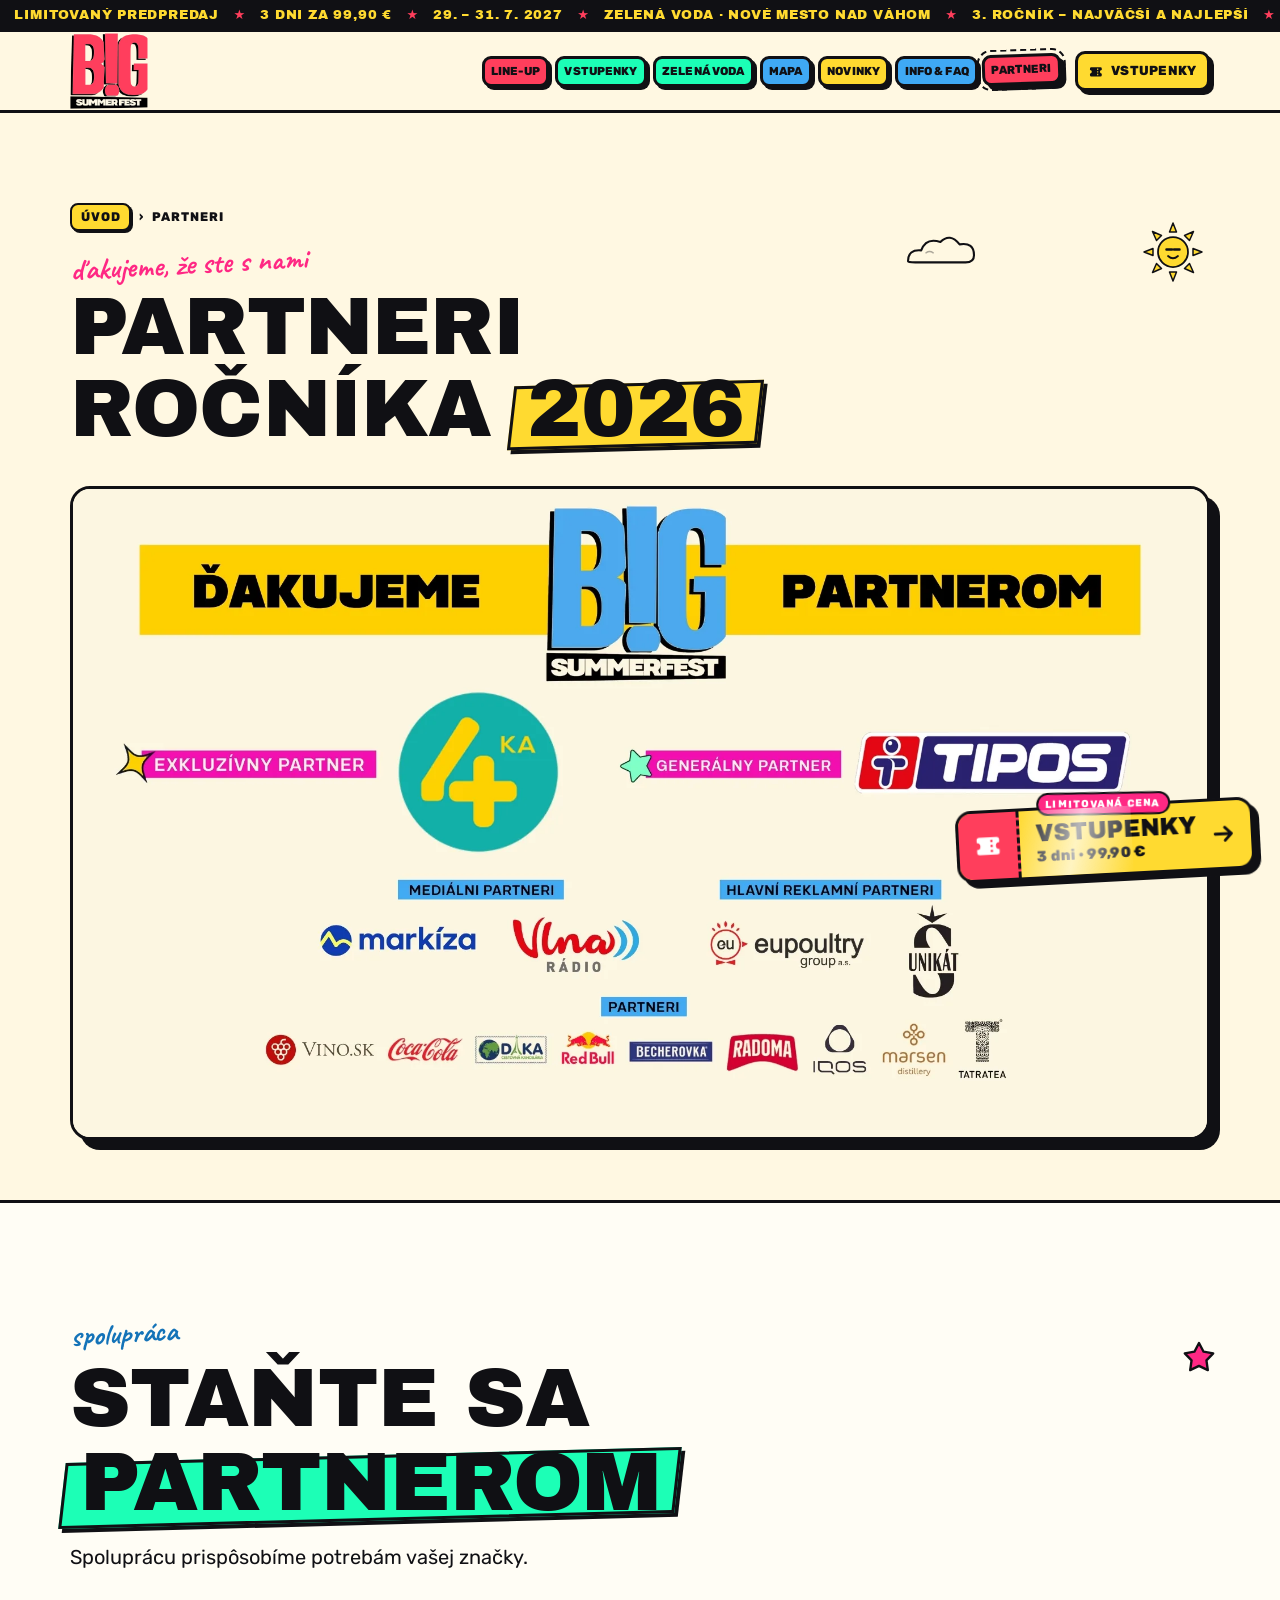
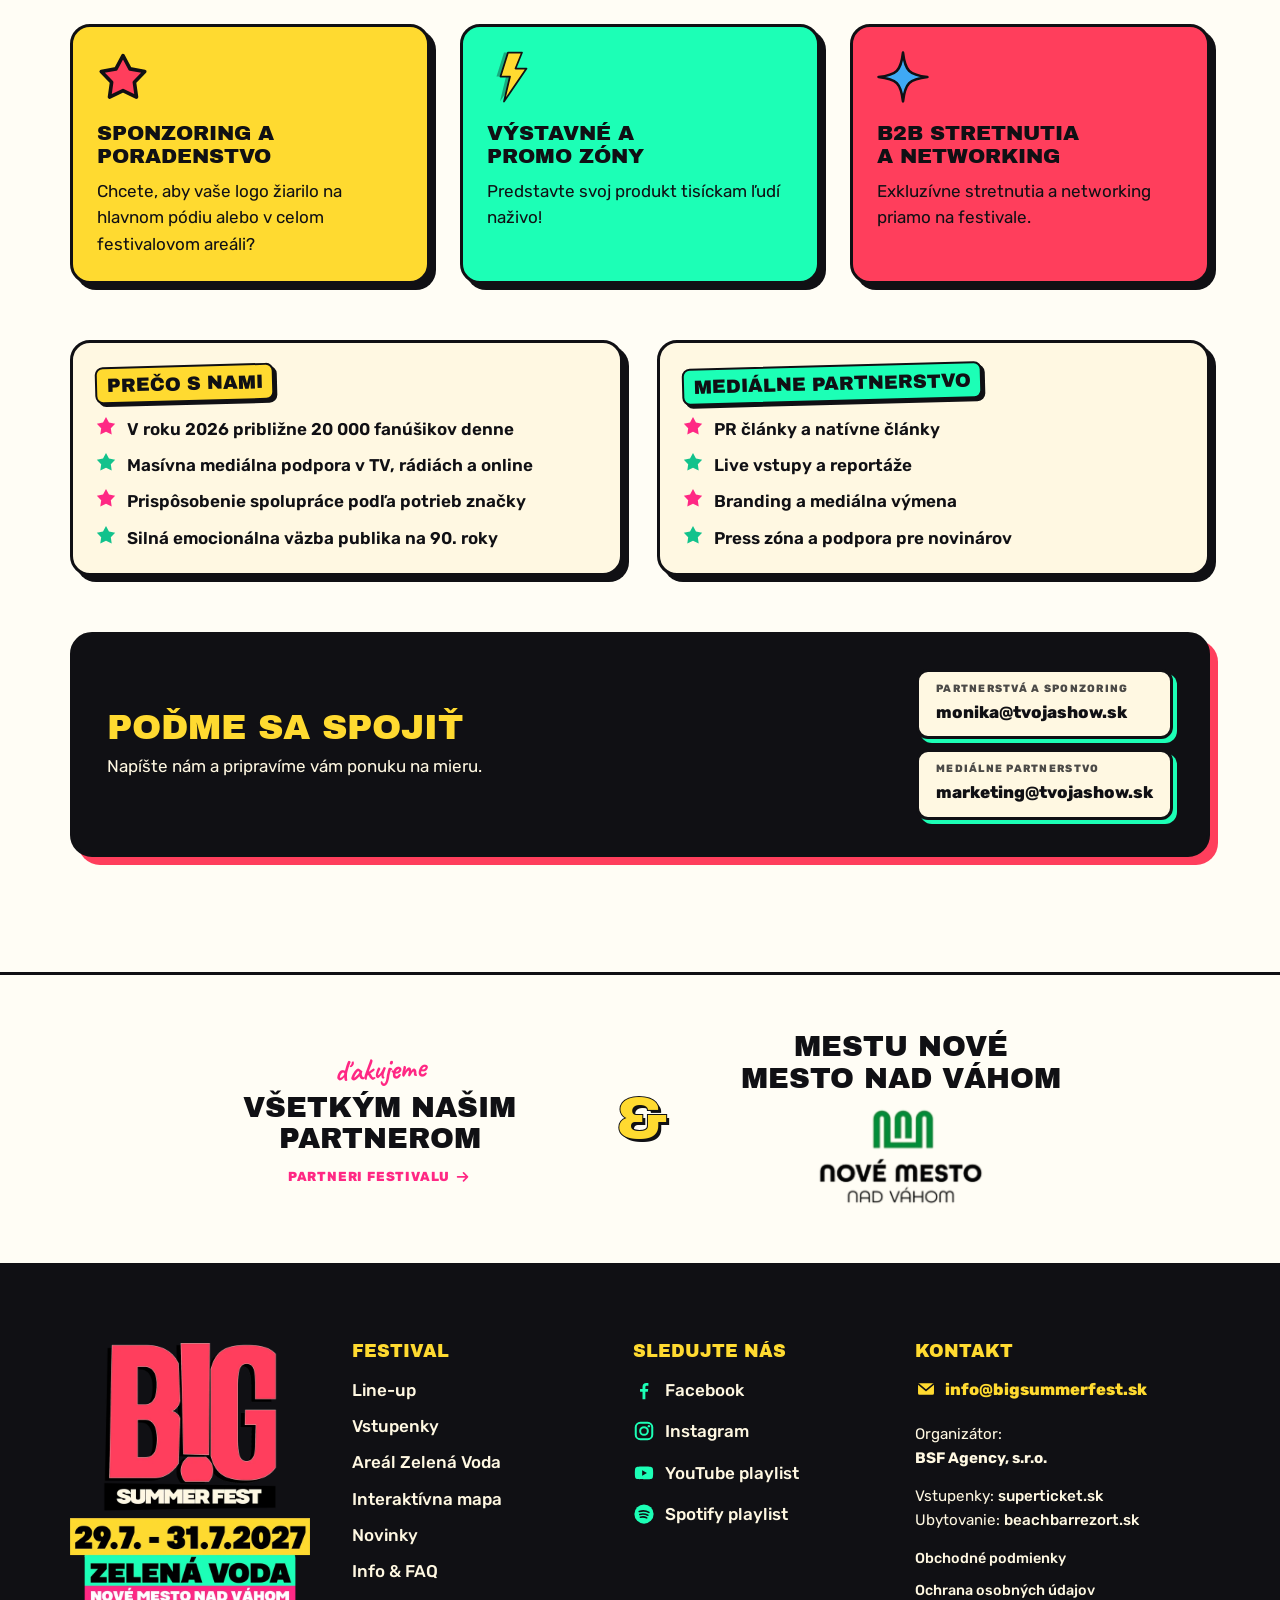
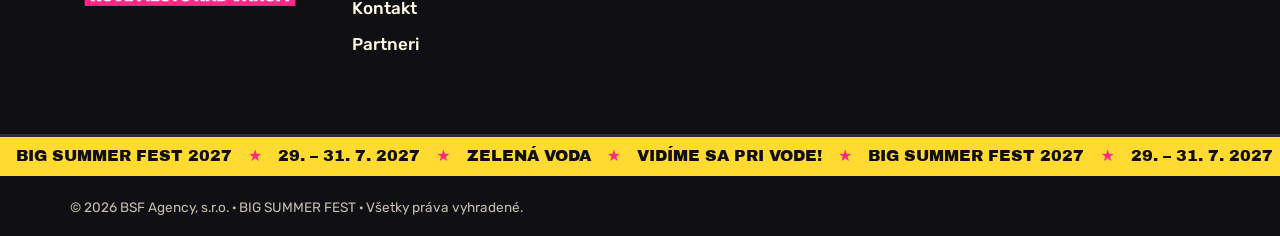
<file: partneri.html>
<!DOCTYPE html>
<html lang="sk">
<head>
<meta charset="utf-8">
<meta name="viewport" content="width=device-width, initial-scale=1, viewport-fit=cover">
<title>Partneri – BIG SUMMER FEST 2027</title>
<meta name="description" content="Partneri festivalu BIG SUMMER FEST a možnosti spolupráce: sponzoring, promo zóny, B2B networking a mediálne partnerstvo. 29. – 31. 7. 2027, Zelená Voda.">
<meta name="theme-color" content="#FF3E5C">
<link rel="canonical" href="https://bigsummer.sk/partneri">
<meta property="og:type" content="website">
<meta property="og:locale" content="sk_SK">
<meta property="og:site_name" content="BIG SUMMER FEST">
<meta property="og:title" content="BIG SUMMER FEST 2027 – festival legendárnych hitov na Zelenej Vode">
<meta property="og:description" content="29. – 31. 7. 2027 · Zelená Voda · 35+ interpretov. Limitovaný predpredaj: 3 dni za 99,90 €.">
<meta property="og:url" content="https://bigsummer.sk/partneri">
<meta property="og:image" content="https://bigsummer.sk/assets/img/og-image.jpg">
<meta name="twitter:card" content="summary_large_image">
<link rel="icon" type="image/png" href="assets/img/favicon.png">
<link rel="apple-touch-icon" href="assets/img/apple-touch-icon.png">
<link rel="preload" href="assets/fonts/archivo-black-latin-400-normal.woff2" as="font" type="font/woff2" crossorigin>
<link rel="preload" href="assets/fonts/rubik-latin-wght-normal.woff2" as="font" type="font/woff2" crossorigin>
<!--FONTS--><link rel="stylesheet" href="assets/css/fonts.css"><!--/FONTS-->
<link rel="stylesheet" href="assets/css/style.css">
</head>
<body>
<!--BODY-START-->
<script>window.BSF_EMBED = window.BSF_EMBED !== false;</script>

<!-- ============ SVG SPRITE ============ -->
<svg width="0" height="0" style="position:absolute" aria-hidden="true" focusable="false">
  <defs>
    <symbol id="i-star" viewBox="0 0 100 100"><path d="M50 9 63.5 34.4 91.8 39.4 71.9 60.1 75.9 88.6 50 76 24.1 88.6 28.1 60.1 8.2 39.4 36.5 34.4Z" fill="currentColor" stroke="#101014" stroke-width="7" stroke-linejoin="round"/></symbol>
    <symbol id="i-plus" viewBox="0 0 100 100"><path d="M37 6h26v31h31v26H63v31H37V63H6V37h31Z" fill="currentColor" stroke="#101014" stroke-width="6" stroke-linejoin="miter"/></symbol>
    <symbol id="i-x" viewBox="0 0 100 100"><path d="M37 6h26v31h31v26H63v31H37V63H6V37h31Z" transform="rotate(45 50 50) scale(.9) translate(5.5 5.5)" fill="currentColor" stroke="#101014" stroke-width="6.5"/></symbol>
    <symbol id="i-bolt" viewBox="0 0 64 104"><path d="M18 3h28L33 35h22L10 101l12-50H3Z" fill="#101014" opacity=".35" transform="translate(-4 0)"/><path d="M22 3h28L37 35h22L14 101l12-50H7Z" fill="currentColor" stroke="#101014" stroke-width="3.5" stroke-linejoin="round"/></symbol>
    <symbol id="i-spark" viewBox="0 0 100 100"><path d="M50 3C54 38 62 46 97 50 62 54 54 62 50 97 46 62 38 54 3 50 38 46 46 38 50 3Z" fill="currentColor" stroke="#101014" stroke-width="5" stroke-linejoin="round"/></symbol>
    <symbol id="i-heart" viewBox="0 0 24 24"><path d="M12 21C5 15 2 11.5 2 8a5 5 0 0 1 10-2 5 5 0 0 1 10 2c0 3.5-3 7-10 13Z" fill="currentColor" stroke="#101014" stroke-width="1.6"/></symbol>
    <symbol id="i-fb" viewBox="0 0 24 24"><path fill="currentColor" d="M13.5 22v-8h2.7l.4-3.2h-3.1V8.8c0-.9.3-1.5 1.6-1.5h1.7V4.4c-.3 0-1.3-.1-2.4-.1-2.4 0-4 1.5-4 4.1v2.4H7.7V14h2.7v8z"/></symbol>
    <symbol id="i-ig" viewBox="0 0 24 24"><rect x="3" y="3" width="18" height="18" rx="5" fill="none" stroke="currentColor" stroke-width="2.2"/><circle cx="12" cy="12" r="4.2" fill="none" stroke="currentColor" stroke-width="2.2"/><circle cx="17.3" cy="6.7" r="1.3" fill="currentColor"/></symbol>
    <symbol id="i-yt" viewBox="0 0 24 24"><path fill="currentColor" d="M21.6 7.2a2.5 2.5 0 0 0-1.8-1.8C18.2 5 12 5 12 5s-6.2 0-7.8.4A2.5 2.5 0 0 0 2.4 7.2C2 8.8 2 12 2 12s0 3.2.4 4.8a2.5 2.5 0 0 0 1.8 1.8C5.8 19 12 19 12 19s6.2 0 7.8-.4a2.5 2.5 0 0 0 1.8-1.8c.4-1.6.4-4.8.4-4.8s0-3.2-.4-4.8zM10 15V9l5.2 3z"/></symbol>
    <symbol id="i-spotify" viewBox="0 0 24 24"><circle cx="12" cy="12" r="10.5" fill="currentColor"/><path d="M6.8 9.3c3.6-1.1 7.6-.8 10.6.9M7.4 12.5c3-.8 6.2-.5 8.8.9M8.1 15.5c2.4-.6 4.8-.4 6.9.7" fill="none" stroke="var(--ico-bg,#fff)" stroke-width="1.7" stroke-linecap="round"/></symbol>
    <symbol id="i-ticket" viewBox="0 0 24 24"><path fill="currentColor" d="M3 7a2 2 0 0 1 2-2h14a2 2 0 0 1 2 2v2.2a2.8 2.8 0 0 0 0 5.6V17a2 2 0 0 1-2 2H5a2 2 0 0 1-2-2v-2.2a2.8 2.8 0 0 0 0-5.6Zm11 0v2h1.6V7Zm0 4v2h1.6v-2Zm0 4v2h1.6v-2Z"/></symbol>
    <symbol id="i-play" viewBox="0 0 24 24"><path fill="currentColor" d="M7 4.5v15a1 1 0 0 0 1.5.9l12-7.5a1 1 0 0 0 0-1.8l-12-7.5A1 1 0 0 0 7 4.5Z"/></symbol>
    <symbol id="i-arrow" viewBox="0 0 24 24"><path d="M4 12h15m-6-6 6 6-6 6" fill="none" stroke="currentColor" stroke-width="2.6" stroke-linecap="round" stroke-linejoin="round"/></symbol>
    <symbol id="i-ext" viewBox="0 0 24 24"><path d="M14 4h6v6m0-6-9 9M18 14v5a1 1 0 0 1-1 1H5a1 1 0 0 1-1-1V7a1 1 0 0 1 1-1h5" fill="none" stroke="currentColor" stroke-width="2.4" stroke-linecap="round" stroke-linejoin="round"/></symbol>
    <symbol id="i-zoom" viewBox="0 0 24 24"><circle cx="10.5" cy="10.5" r="6.5" fill="none" stroke="currentColor" stroke-width="2.6"/><path d="M15.5 15.5 21 21M10.5 7.5v6M7.5 10.5h6" stroke="currentColor" stroke-width="2.6" stroke-linecap="round"/></symbol>
    <symbol id="i-palm" viewBox="0 0 48 48"><path d="M25 22c1 8 0 16-3 23" fill="none" stroke="#101014" stroke-width="3.5" stroke-linecap="round"/><path d="M25 21C18 12 8 12 3 17c7-1 13 0 22 4Zm0 0c4-9 13-12 20-9-7 1-13 4-20 9Zm0 0c-9-3-15 1-17 8 5-4 10-6 17-8Zm0 0c8-1 14 4 15 11-4-5-9-8-15-11Zm0 0c-2-8 1-15 7-18-3 6-5 11-7 18Z" fill="#1CFFB6" stroke="#101014" stroke-width="2.2" stroke-linejoin="round"/><path d="M8 45h32" stroke="#101014" stroke-width="3" stroke-linecap="round"/><circle cx="36" cy="10" r="5" fill="#FFDA30" stroke="#101014" stroke-width="2"/></symbol>
    <symbol id="d-sun" viewBox="0 0 120 120"><g fill="#FFDA30" stroke="#101014" stroke-width="3" stroke-linejoin="round"><path d="M60 2l7 18H53Z"/><path d="M60 118l7-18H53Z"/><path d="M2 60l18-7v14Z"/><path d="M118 60l-18-7v14Z"/><path d="M19 19l18 8-10 10Z"/><path d="M101 101l-18-8 10-10Z"/><path d="M101 19l-8 18-10-10Z"/><path d="M19 101l8-18 10 10Z"/></g><circle cx="60" cy="60" r="30" fill="#FFDA30" stroke="#101014" stroke-width="3.5"/><path d="M47 55h11M62 55h11" stroke="#101014" stroke-width="5" stroke-linecap="round"/><path d="M50 68q10 9 20 0" fill="none" stroke="#101014" stroke-width="3.5" stroke-linecap="round"/></symbol>
    <symbol id="d-cloud" viewBox="0 0 160 64"><path d="M10 54q0-20 22-18 8-22 32-14 16-16 32 4 24-4 24 18 0 12-14 12H22q-12 0-12-2Z" fill="#FFF8E2" stroke="#101014" stroke-width="3.5" stroke-linejoin="round"/><path d="M40 40q6-4 12 0" fill="none" stroke="#101014" stroke-width="2.5" stroke-linecap="round" opacity=".35"/></symbol>
    <symbol id="d-ball" viewBox="0 0 100 100"><circle cx="50" cy="50" r="44" fill="#FFF8E2"/><path d="M50 6a44 44 0 0 1 38 22L50 50Z" fill="#FF3E5C"/><path d="M94 50a44 44 0 0 1-22 38L50 50Z" fill="#3FA9F5"/><path d="M50 94a44 44 0 0 1-38-22L50 50Z" fill="#FFDA30"/><path d="M6 50a44 44 0 0 1 22-38L50 50Z" fill="#1CFFB6"/><circle cx="50" cy="50" r="44" fill="none" stroke="#101014" stroke-width="4"/><circle cx="50" cy="50" r="8" fill="#FFF8E2" stroke="#101014" stroke-width="3"/><ellipse cx="34" cy="28" rx="8" ry="5" fill="#fff" opacity=".7" transform="rotate(-30 34 28)"/></symbol>
    <symbol id="d-glasses" viewBox="0 0 130 56"><path d="M8 16h114" stroke="#101014" stroke-width="5" stroke-linecap="round"/><path d="M10 16h46v12q0 22-23 22T10 28Z" fill="#FF2884" stroke="#101014" stroke-width="4" stroke-linejoin="round"/><path d="M74 16h46v12q0 22-23 22T74 28Z" fill="#3FA9F5" stroke="#101014" stroke-width="4" stroke-linejoin="round"/><path d="M20 24l10 10M84 24l10 10" stroke="#fff" stroke-width="4" stroke-linecap="round" opacity=".8"/><path d="M56 22q9-6 18 0" fill="none" stroke="#101014" stroke-width="4"/></symbol>
    <symbol id="d-cassette" viewBox="0 0 120 78"><rect x="3" y="3" width="114" height="72" rx="8" fill="#FFDA30" stroke="#101014" stroke-width="4"/><rect x="14" y="12" width="92" height="20" rx="3" fill="#1CFFB6" stroke="#101014" stroke-width="3"/><rect x="26" y="38" width="68" height="24" rx="11" fill="#101014"/><circle cx="42" cy="50" r="7" fill="#FFF8E2"/><circle cx="78" cy="50" r="7" fill="#FFF8E2"/><path d="M30 75l6-9h48l6 9" fill="none" stroke="#101014" stroke-width="3"/></symbol>
    <symbol id="i-close" viewBox="0 0 24 24"><path d="M6 6l12 12M18 6 6 18" fill="none" stroke="currentColor" stroke-width="3" stroke-linecap="round"/></symbol>
    <symbol id="i-mail" viewBox="0 0 24 24"><rect x="2.5" y="5" width="19" height="14" rx="2.5" fill="currentColor" stroke="#101014" stroke-width="1.6"/><path d="m3.5 6.5 8.5 7 8.5-7" fill="none" stroke="#101014" stroke-width="1.8" stroke-linejoin="round"/></symbol>
    <symbol id="i-pin" viewBox="0 0 24 24"><path fill="currentColor" stroke="#101014" stroke-width="1.5" d="M12 22s7-6.6 7-12a7 7 0 0 0-14 0c0 5.4 7 12 7 12Z"/><circle cx="12" cy="10" r="2.6" fill="#fff" stroke="#101014" stroke-width="1.2"/></symbol>
    <!-- feature icons -->
    <symbol id="f-swim" viewBox="0 0 48 48"><circle cx="24" cy="20" r="13" fill="#FF3E5C" stroke="#101014" stroke-width="3"/><circle cx="24" cy="20" r="6" fill="#3FA9F5" stroke="#101014" stroke-width="3"/><path d="M13 12l5 5m12 0 5-5m-22 16 5-5m12 0 5 5" stroke="#FFF8E2" stroke-width="3.5"/><path d="M3 38c4 0 4-3 8-3s4 3 8 3 4-3 8-3 4 3 8 3 4-3 8-3" fill="none" stroke="#101014" stroke-width="3" stroke-linecap="round"/></symbol>
    <symbol id="f-beach" viewBox="0 0 48 48"><path d="M8 20C10 9 22 5 30 8s12 10 11 15Z" fill="#FFDA30" stroke="#101014" stroke-width="3" stroke-linejoin="round"/><path d="M19 7c-2 5-2 11 0 16M30 8c1 5 0 11-3 17" fill="none" stroke="#101014" stroke-width="2.5"/><path d="M25 21 19 42" stroke="#101014" stroke-width="3.5" stroke-linecap="round"/><path d="M4 43h40" stroke="#101014" stroke-width="3" stroke-linecap="round"/></symbol>
    <symbol id="f-drink" viewBox="0 0 48 48"><path d="M9 10h30L26 26v13h8v4H14v-4h8V26Z" fill="#1CFFB6" stroke="#101014" stroke-width="3" stroke-linejoin="round"/><circle cx="35" cy="9" r="6" fill="#FFDA30" stroke="#101014" stroke-width="3"/><path d="M31 3 24 17" stroke="#101014" stroke-width="3" stroke-linecap="round"/></symbol>
    <symbol id="f-chill" viewBox="0 0 48 48"><path d="M8 36c0-12 6-20 16-20s16 8 16 20c-4 4-28 4-32 0Z" fill="#FF2884" stroke="#101014" stroke-width="3" stroke-linejoin="round"/><path d="M4 8c6 5 14 5 20 0s14-5 20 0" fill="none" stroke="#101014" stroke-width="2.5"/><circle cx="10" cy="11" r="2.4" fill="#FFDA30" stroke="#101014" stroke-width="1.5"/><circle cx="24" cy="9" r="2.4" fill="#1CFFB6" stroke="#101014" stroke-width="1.5"/><circle cx="38" cy="11" r="2.4" fill="#3FA9F5" stroke="#101014" stroke-width="1.5"/></symbol>
    <symbol id="f-sup" viewBox="0 0 48 48"><circle cx="30" cy="14" r="8" fill="#FFDA30" stroke="#101014" stroke-width="3"/><path d="M6 30 42 22" stroke="#101014" stroke-width="3" stroke-linecap="round"/><path d="M4 36c10-4 30-10 40-8-6 5-30 12-40 8Z" fill="#3FA9F5" stroke="#101014" stroke-width="3" stroke-linejoin="round"/><path d="M14 10 18 32" stroke="#101014" stroke-width="3" stroke-linecap="round"/><path d="M12 6h8" stroke="#101014" stroke-width="3" stroke-linecap="round"/></symbol>
    <symbol id="f-tent" viewBox="0 0 48 48"><path d="M24 6 4 40h40Z" fill="#1CFFB6" stroke="#101014" stroke-width="3" stroke-linejoin="round"/><path d="M24 6v34M24 22l-7 18h14Z" fill="#101014" stroke="#101014" stroke-width="2.5" stroke-linejoin="round"/><path d="M2 42h44" stroke="#101014" stroke-width="3" stroke-linecap="round"/></symbol>
  </defs>
</svg>

<a class="skip" href="#obsah">Preskočiť na obsah</a>

<!-- ============ TOP TICKER ============ -->
<div class="topbar" role="note" aria-label="Limitovaný predpredaj: 3 dni za 99,90 €">
  <div class="marquee" aria-hidden="true">
    <div class="marquee__track" style="--dur:38s">
      <div class="marquee__group"><span>LIMITOVANÝ PREDPREDAJ</span><i>★</i><span>3 DNI ZA 99,90 €</span><i>★</i><span>29. – 31. 7. 2027</span><i>★</i><span>ZELENÁ VODA · NOVÉ MESTO NAD VÁHOM</span><i>★</i><span>3. ROČNÍK – NAJVÄČŠÍ A NAJLEPŠÍ</span><i>★</i></div>
      <div class="marquee__group"><span>LIMITOVANÝ PREDPREDAJ</span><i>★</i><span>3 DNI ZA 99,90 €</span><i>★</i><span>29. – 31. 7. 2027</span><i>★</i><span>ZELENÁ VODA · NOVÉ MESTO NAD VÁHOM</span><i>★</i><span>3. ROČNÍK – NAJVÄČŠÍ A NAJLEPŠÍ</span><i>★</i></div>
    </div>
  </div>
</div>

<!-- ============ HEADER ============ -->
<header class="site-header" id="top">
  <div class="wrap header__inner">
    <a class="brand" href="index.html" aria-label="BIG SUMMER FEST – úvod">
      <img src="assets/img/logo-sm.webp" width="260" height="253" alt="BIG SUMMER FEST">
    </a>
    <nav class="nav" id="nav" aria-label="Hlavná navigácia">
      <a href="index.html#line-up" style="--c:var(--pink)">Line-up</a>
      <a href="index.html#vstupenky" style="--c:var(--mint)">Vstupenky</a>
      <a href="index.html#zelena-voda" style="--c:var(--mint)">Zelená Voda</a>
      <a href="mapa.html" style="--c:var(--blue)">Mapa</a>
      <a href="index.html#novinky" style="--c:var(--yellow)">Novinky</a>
      <a href="faq.html" style="--c:var(--blue)">Info &amp; FAQ</a>
      <a href="partneri.html" class="is-active" aria-current="page" style="--c:var(--pink)">Partneri</a>
      <div class="nav__social">
        <a href="https://www.facebook.com/bigsummerfest.sk/" target="_blank" rel="noopener" aria-label="Facebook"><svg><use href="#i-fb"/></svg></a>
        <a href="https://www.instagram.com/bigsummerfest.sk/" target="_blank" rel="noopener" aria-label="Instagram"><svg><use href="#i-ig"/></svg></a>
      </div>
    </nav>
    <div class="header__cta">
      <a class="btn btn--sm btn--yellow btn--breathe" href="https://www.superticket.sk/big-summer-fest-2027" target="_blank" rel="noopener"><svg class="ico"><use href="#i-ticket"/></svg><span>Vstupenky</span></a>
      <button class="burger" type="button" aria-expanded="false" aria-controls="nav" aria-label="Otvoriť menu"><span></span><span></span><span></span></button>
    </div>
  </div>
</header>

<main id="obsah">
<section class="page-hero page-hero--partners" aria-labelledby="partneri-title">
  <svg class="deco a-spin-slow" style="--s:60px;top:10%;right:6%" aria-hidden="true"><use href="#d-sun"/></svg>
  <svg class="deco a-drift" style="--s:96px;top:8%;right:22%" aria-hidden="true"><use href="#d-cloud"/></svg>
  <div class="wrap" style="position:relative;z-index:1">
    <nav class="crumbs" aria-label="Omrvinková navigácia"><a href="index.html">Úvod</a><span aria-hidden="true">›</span><span>Partneri</span></nav>
    <p class="hand hand--pink">ďakujeme, že ste s nami</p>
    <h1 class="sec-title" id="partneri-title">Partneri ročníka <span class="hl" style="--c:var(--yellow)">2026</span></h1>
    <button class="partners-board" type="button" data-full="assets/img/partneri-2026.webp" data-alt="Partneri BIG SUMMER FEST 2026">
      <img src="assets/img/partneri-2026.webp" srcset="assets/img/partneri-2026-sm.webp 1000w, assets/img/partneri-2026.webp 2000w" sizes="(max-width:1220px) 100vw, 1140px" width="2000" height="1143" alt="Ďakujeme partnerom BIG SUMMER FEST 2026 – exkluzívny partner 4ka, generálny partner TIPOS, mediálni partneri Markíza a Rádio Vlna, hlavní reklamní partneri Eupoultry group a Unikát, partneri Vino.sk, Coca-Cola, DAKA cestovná kancelária, Red Bull, Becherovka, Radoma, IQOS, Marsen distillery a Tatratea" decoding="async">
    </button>
  </div>
</section>

<section class="section tickets" aria-labelledby="become-title">
  <svg class="deco a-spin" style="--s:34px;top:10%;right:5%;color:var(--magenta)" aria-hidden="true"><use href="#i-star"/></svg>
  <div class="wrap">
    <header class="sec-head">
      <p class="hand hand--blue">spolupráca</p>
      <h2 class="sec-title" id="become-title">Staňte sa <span class="hl" style="--c:var(--mint)">partnerom</span></h2>
      <p class="sec-lead">Spoluprácu prispôsobíme potrebám vašej značky.</p>
    </header>
    <div class="offer-grid">
      <article class="offer reveal" style="--c:var(--yellow)"><svg aria-hidden="true" style="color:var(--pink)"><use href="#i-star"/></svg><h3>Sponzoring a poradenstvo</h3><p>Chcete, aby vaše logo žiarilo na hlavnom pódiu alebo v celom festivalovom areáli?</p></article>
      <article class="offer reveal" style="--c:var(--mint)"><svg aria-hidden="true" style="color:var(--yellow)"><use href="#i-bolt"/></svg><h3>Výstavné a promo zóny</h3><p>Predstavte svoj produkt tisíckam ľudí naživo!</p></article>
      <article class="offer reveal" style="--c:var(--pink)"><svg aria-hidden="true" style="color:var(--blue)"><use href="#i-spark"/></svg><h3>B2B stretnutia a networking</h3><p>Exkluzívne stretnutia a networking priamo na festivale.</p></article>
    </div>
    <div class="why">
      <div class="newsbox reveal">
        <h3><span class="mark">Prečo s nami</span></h3>
        <ul class="checks">
          <li>V roku 2026 približne 20 000 fanúšikov denne</li>
          <li>Masívna mediálna podpora v TV, rádiách a online</li>
          <li>Prispôsobenie spolupráce podľa potrieb značky</li>
          <li>Silná emocionálna väzba publika na 90. roky</li>
        </ul>
      </div>
      <div class="newsbox reveal">
        <h3><span class="mark" style="background:var(--mint)">Mediálne partnerstvo</span></h3>
        <ul class="checks">
          <li>PR články a natívne články</li>
          <li>Live vstupy a reportáže</li>
          <li>Branding a mediálna výmena</li>
          <li>Press zóna a podpora pre novinárov</li>
        </ul>
      </div>
    </div>
    <div class="contact-card reveal">
      <div><h3>Poďme sa spojiť</h3><p>Napíšte nám a pripravíme vám ponuku na mieru.</p></div>
      <div class="contact-mails">
        <a href="mailto:monika@tvojashow.sk"><small>partnerstvá a sponzoring</small><b>monika@tvojashow.sk</b></a>
        <a href="mailto:marketing@tvojashow.sk"><small>mediálne partnerstvo</small><b>marketing@tvojashow.sk</b></a>
      </div>
    </div>
  </div>
</section>
</main>

<!-- ============ FOOTER ============ -->
<section class="thanks" aria-label="Poďakovanie">
  <div class="wrap thanks__inner">
    <div class="thanks__col">
      <p class="hand hand--pink">ďakujeme</p>
      <p class="thanks__big">všetkým našim partnerom</p>
      <a class="thanks__link" href="partneri.html">Partneri festivalu <svg class="ico"><use href="#i-arrow"/></svg></a>
    </div>
    <span class="thanks__amp" aria-hidden="true">&amp;</span>
    <div class="thanks__col thanks__col--city">
      <p class="thanks__big">mestu Nové Mesto nad Váhom</p>
      <img class="thanks__logo" src="assets/img/nmnv-logo.webp" width="354" height="210" alt="Nové Mesto nad Váhom" loading="lazy" decoding="async">
    </div>
  </div>
</section>
<footer class="site-footer">
  <div class="wrap footer__grid">
    <div class="footer__brand">
      <img src="assets/img/logo-lockup.webp" width="640" height="700" alt="BIG SUMMER FEST – 29. 7. – 31. 7. 2027, Zelená Voda, Nové Mesto nad Váhom" loading="lazy" decoding="async">
    </div>
    <div class="footer__col">
      <h3>Festival</h3>
      <ul>
        <li><a href="index.html#line-up">Line-up</a></li>
        <li><a href="index.html#vstupenky">Vstupenky</a></li>
        <li><a href="index.html#zelena-voda">Areál Zelená Voda</a></li>
        <li><a href="mapa.html">Interaktívna mapa</a></li>
        <li><a href="index.html#novinky">Novinky</a></li>
        <li><a href="faq.html">Info &amp; FAQ</a></li>
        <li><a href="index.html#kontakt">Kontakt</a></li>
        <li><a href="partneri.html">Partneri</a></li>
      </ul>
    </div>
    <div class="footer__col">
      <h3>Sledujte nás</h3>
      <ul class="footer__social">
        <li><a href="https://www.facebook.com/bigsummerfest.sk/" target="_blank" rel="noopener"><svg class="ico"><use href="#i-fb"/></svg>Facebook</a></li>
        <li><a href="https://www.instagram.com/bigsummerfest.sk/" target="_blank" rel="noopener"><svg class="ico"><use href="#i-ig"/></svg>Instagram</a></li>
        <li><a href="https://www.youtube.com/playlist?list=PLWvb5slnLo7ieMVEt73fXtku7p8db4FHZ" target="_blank" rel="noopener"><svg class="ico"><use href="#i-yt"/></svg>YouTube playlist</a></li>
        <li><a href="https://open.spotify.com/playlist/7CcyGimT6pTc5s2akvgYrY" target="_blank" rel="noopener"><svg class="ico" style="--ico-bg:var(--ink)"><use href="#i-spotify"/></svg>Spotify playlist</a></li>
      </ul>
    </div>
    <div class="footer__col">
      <h3>Kontakt</h3>
      <p class="footer__mail"><a href="mailto:info@bigsummerfest.sk"><svg class="ico"><use href="#i-mail"/></svg>info@bigsummerfest.sk</a></p>
      <p>Organizátor:<br><strong>BSF Agency, s.r.o.</strong></p>
      <p>Vstupenky: <a href="https://www.superticket.sk/big-summer-fest-2027" target="_blank" rel="noopener">superticket.sk</a><br>Ubytovanie: <a href="https://beachbarrezort.sk/" target="_blank" rel="noopener">beachbarrezort.sk</a></p>
      <ul class="footer__legal">
        <li><a href="https://bigsummerfest.sk/obchodne-podmienky" target="_blank" rel="noopener">Obchodné podmienky</a></li>
        <li><a href="https://bigsummerfest.sk/ochrana-osobnych-udajov" target="_blank" rel="noopener">Ochrana osobných údajov</a></li>
      </ul>
    </div>
  </div>
  <div class="footer__bottom">
    <div class="marquee" aria-hidden="true"><div class="marquee__track" style="--dur:40s">
      <div class="marquee__group"><span>BIG SUMMER FEST 2027</span><i>★</i><span>29. – 31. 7. 2027</span><i>★</i><span>ZELENÁ VODA</span><i>★</i><span>VIDÍME SA PRI VODE!</span><i>★</i></div>
      <div class="marquee__group"><span>BIG SUMMER FEST 2027</span><i>★</i><span>29. – 31. 7. 2027</span><i>★</i><span>ZELENÁ VODA</span><i>★</i><span>VIDÍME SA PRI VODE!</span><i>★</i></div>
    </div></div>
    <p class="wrap footer__copy">© 2026 BSF Agency, s.r.o. · BIG SUMMER FEST · Všetky práva vyhradené.</p>
  </div>
</footer>

<!-- ============ PLÁVAJÚCA VSTUPENKA ============ -->
<a class="ticket-fab" href="https://www.superticket.sk/big-summer-fest-2027" target="_blank" rel="noopener" aria-label="Kúpiť vstupenky – 3 dni za 99,90 € (superticket.sk)">
  <span class="ticket-fab__tag" aria-hidden="true">limitovaná cena</span>
  <span class="ticket-fab__stub" aria-hidden="true"><svg><use href="#i-ticket"/></svg></span>
  <span class="ticket-fab__body"><b>Vstupenky</b><small>3 dni · 99,90 €</small></span>
  <span class="ticket-fab__go" aria-hidden="true"><svg><use href="#i-arrow"/></svg></span>
</a>

<div class="modal modal--media" id="media" role="dialog" aria-modal="true" aria-label="Video alebo fotografia" hidden>
  <div class="modal__backdrop" data-close></div>
  <div class="media">
    <button class="modal__x" type="button" data-close aria-label="Zavrieť"><svg><use href="#i-close"/></svg></button>
    <div class="media__inner"></div>
  </div>
</div>

<script src="assets/js/main.js" defer></script>
<!--BODY-END-->
</body>
</html>
</file>
<file: assets/css/fonts.css>
/* Self-hosted fonty (GDPR-friendly, bez Google Fonts) – latin + latin-ext (slovenčina) */
@font-face{font-family:"Archivo Black";font-style:normal;font-weight:400;font-display:swap;src:url(../fonts/archivo-black-latin-400-normal.woff2) format("woff2");unicode-range:U+0000-00FF,U+0131,U+0152-0153,U+02BB-02BC,U+02C6,U+02DA,U+02DC,U+0304,U+0308,U+0329,U+2000-206F,U+20AC,U+2122,U+2191,U+2193,U+2212,U+2215,U+FEFF,U+FFFD}
@font-face{font-family:"Archivo Black";font-style:normal;font-weight:400;font-display:swap;src:url(../fonts/archivo-black-latin-ext-400-normal.woff2) format("woff2");unicode-range:U+0100-02BA,U+02BD-02C5,U+02C7-02CC,U+02CE-02D7,U+02DD-02FF,U+0304,U+0308,U+0329,U+1D00-1DBF,U+1E00-1E9F,U+1EF2-1EFF,U+2020,U+20A0-20AB,U+20AD-20C0,U+2113,U+2C60-2C7F,U+A720-A7FF}
@font-face{font-family:"Rubik";font-style:normal;font-weight:300 900;font-display:swap;src:url(../fonts/rubik-latin-wght-normal.woff2) format("woff2-variations"),url(../fonts/rubik-latin-wght-normal.woff2) format("woff2");unicode-range:U+0000-00FF,U+0131,U+0152-0153,U+02BB-02BC,U+02C6,U+02DA,U+02DC,U+0304,U+0308,U+0329,U+2000-206F,U+20AC,U+2122,U+2191,U+2193,U+2212,U+2215,U+FEFF,U+FFFD}
@font-face{font-family:"Rubik";font-style:normal;font-weight:300 900;font-display:swap;src:url(../fonts/rubik-latin-ext-wght-normal.woff2) format("woff2-variations"),url(../fonts/rubik-latin-ext-wght-normal.woff2) format("woff2");unicode-range:U+0100-02BA,U+02BD-02C5,U+02C7-02CC,U+02CE-02D7,U+02DD-02FF,U+0304,U+0308,U+0329,U+1D00-1DBF,U+1E00-1E9F,U+1EF2-1EFF,U+2020,U+20A0-20AB,U+20AD-20C0,U+2113,U+2C60-2C7F,U+A720-A7FF}
@font-face{font-family:"Caveat";font-style:normal;font-weight:700;font-display:swap;src:url(../fonts/caveat-latin-700-normal.woff2) format("woff2");unicode-range:U+0000-00FF,U+0131,U+0152-0153,U+02BB-02BC,U+02C6,U+02DA,U+02DC,U+0304,U+0308,U+0329,U+2000-206F,U+20AC,U+2122,U+2191,U+2193,U+2212,U+2215,U+FEFF,U+FFFD}
@font-face{font-family:"Caveat";font-style:normal;font-weight:700;font-display:swap;src:url(../fonts/caveat-latin-ext-700-normal.woff2) format("woff2");unicode-range:U+0100-02BA,U+02BD-02C5,U+02C7-02CC,U+02CE-02D7,U+02DD-02FF,U+0304,U+0308,U+0329,U+1D00-1DBF,U+1E00-1E9F,U+1EF2-1EFF,U+2020,U+20A0-20AB,U+20AD-20C0,U+2113,U+2C60-2C7F,U+A720-A7FF}
</file>
<file: assets/css/style.css>
/* =========================================================
   BIG SUMMER FEST 2027 – style.css
   Farby (fixné): pink #FF3E5C · magenta #FF2884 · yellow #FFDA30
                  mint #1CFFB6 · blue #3FA9F5 · cream #FFF8E2 · ink #101014
   ========================================================= */
:root{
  --pink:#FF3E5C; --magenta:#FF2884; --yellow:#FFDA30; --mint:#1CFFB6; --blue:#3FA9F5;
  --cream:#FFF8E2; --paper:#FFFDF5; --ink:#101014; --ink-2:#26262E; --grass:#B8F7DC;
  --b:3px solid var(--ink);
  --sh:6px 6px 0 var(--ink); --sh-sm:4px 4px 0 var(--ink); --sh-lg:10px 10px 0 var(--ink);
  --f-display:"Archivo Black","Arial Black",Impact,system-ui,sans-serif;
  --f-body:"Rubik",system-ui,-apple-system,"Segoe UI",Roboto,Arial,sans-serif;
  --f-hand:"Caveat","Comic Sans MS","Segoe Print",cursive;
  --gutter:clamp(16px,4vw,40px);
  color-scheme:light;
}
*,*::before,*::after{box-sizing:border-box}
html{scroll-behavior:smooth;scroll-padding-top:90px;overflow-x:clip}
body{overflow-x:hidden}
body{margin:0;background:var(--cream);color:var(--ink);font:400 17px/1.55 var(--f-body);-webkit-font-smoothing:antialiased;overflow-x:clip;text-rendering:optimizeLegibility}
img,svg{max-width:100%}
img{display:block;height:auto}
a{color:inherit}
p{margin:0 0 1em}
h1,h2,h3{margin:0;text-wrap:balance}
button{font:inherit;color:inherit;cursor:pointer}
:focus-visible{outline:3px solid var(--magenta);outline-offset:3px;border-radius:6px}
.wrap{width:100%;max-width:1220px;margin-inline:auto;padding-inline:var(--gutter)}
.skip{position:absolute;left:-999px;top:8px;z-index:200;background:var(--ink);color:var(--yellow);padding:.6em 1em;border-radius:8px}
.skip:focus{left:8px}
.ico{width:1.2em;height:1.2em;flex:none}

/* ---------- ANIMATION LIBRARY ---------- */
@keyframes marquee{to{transform:translateX(-50%)}}
@keyframes bob{0%,100%{transform:translateY(0)}50%{transform:translateY(-12px)}}
@keyframes spin{to{transform:rotate(360deg)}}
@keyframes wiggle{0%,100%{transform:rotate(-8deg)}50%{transform:rotate(8deg)}}
@keyframes twinkle{0%,100%{transform:scale(1) rotate(0)}50%{transform:scale(.6) rotate(45deg)}}
@keyframes breathe{0%,100%{transform:scale(1)}50%{transform:scale(1.05)}}
@keyframes letter{0%,55%,100%{transform:translateY(0) rotate(0)}25%{transform:translateY(-.12em) rotate(-4deg)}}
@keyframes sway{0%,100%{transform:rotate(var(--r,0deg))}50%{transform:rotate(calc(var(--r,0deg) * -1))}}
@keyframes pop-in{0%{transform:scale(.4) rotate(-8deg);opacity:0}70%{transform:scale(1.05) rotate(1deg);opacity:1}100%{transform:scale(1) rotate(-1deg)}}
@keyframes blink{50%{opacity:0}}
@keyframes shimmer{0%{transform:translateX(-120%) skewX(-20deg)}60%,100%{transform:translateX(220%) skewX(-20deg)}}

.deco{position:absolute;width:var(--s,40px);height:var(--s,40px);pointer-events:none;z-index:0;overflow:visible}
.a-spin{animation:spin 9s linear infinite}
.a-spin-rev{animation:spin 11s linear infinite reverse}
.a-bob{animation:bob 3.6s ease-in-out infinite}
.a-wiggle{animation:wiggle 2.4s ease-in-out infinite}
.a-twinkle{animation:twinkle 2.2s ease-in-out infinite}

/* ---------- MARQUEE ---------- */
.marquee{overflow:hidden;width:100%}
.marquee__track{display:flex;width:max-content;animation:marquee var(--dur,30s) linear infinite}
.marquee__track--rev{animation-direction:reverse}
.marquee__group{display:flex;align-items:center;flex:none}
.marquee__group>*{flex:none}

/* ---------- BUTTONS ---------- */
.btn{--bg:var(--yellow);--fg:var(--ink);display:inline-flex;align-items:center;justify-content:center;gap:.55em;font:800 1rem/1.1 var(--f-body);text-transform:uppercase;letter-spacing:.02em;text-decoration:none;padding:.95em 1.35em;border:var(--b);border-radius:12px;background:var(--bg);color:var(--fg);box-shadow:var(--sh-sm);transition:transform .15s ease,box-shadow .15s ease;position:relative;white-space:nowrap}
.btn:hover{transform:translate(-2px,-2px);box-shadow:6px 6px 0 var(--ink)}
.btn:active{transform:translate(3px,3px);box-shadow:1px 1px 0 var(--ink)}
.btn--sm{font-size:.82rem;padding:.7em 1em;border-radius:10px}
.btn--block{width:100%}
.btn--yellow{--bg:var(--yellow)}
.btn--mint{--bg:var(--mint)}
.btn--pink{--bg:var(--pink);--fg:#fff}
.btn--blue{--bg:var(--blue);--fg:var(--ink)}
.btn--ink{--bg:var(--ink);--fg:var(--yellow)}
.btn--breathe{animation:breathe 2.4s ease-in-out infinite}
.btn--breathe:hover{animation:none}

/* ---------- SMALL COMPONENTS ---------- */
.hand{font:700 clamp(22px,2.6vw,30px)/1 var(--f-hand);margin:0 0 .25em;color:var(--ink);transform:rotate(-3deg);display:inline-block}
.hand--pink{color:var(--magenta)} .hand--blue{color:#1473B8} .hand--yellow{color:var(--yellow)}
.sticker{display:inline-flex;align-items:center;gap:.4em;font:800 .82rem/1 var(--f-body);text-transform:uppercase;letter-spacing:.08em;padding:.6em .9em;border:var(--b);border-radius:999px;box-shadow:var(--sh-sm);background:var(--yellow);transform:rotate(-3deg);margin:0 0 18px;animation:wiggle 3s ease-in-out infinite;--r:3deg}
.sticker span{font-family:var(--f-display);font-weight:400;letter-spacing:.02em}
.sticker span{white-space:nowrap}
@media (max-width:560px){.sticker{display:inline-block;line-height:1.35;max-width:100%}}
.hl{position:relative;display:inline-block;z-index:0;padding-inline:.12em}
.hl::before{content:"";position:absolute;inset:18% -.08em 4% -.08em;background:var(--c,var(--yellow));border:var(--b);z-index:-1;transform:skew(-8deg) rotate(-1.5deg);box-shadow:var(--sh-sm)}
.badge{position:absolute;top:10px;left:10px;z-index:3;font:800 .66rem/1 var(--f-body);text-transform:uppercase;letter-spacing:.08em;padding:.5em .7em;border:2.5px solid var(--ink);border-radius:999px;background:var(--bb,var(--yellow));box-shadow:2px 2px 0 var(--ink);transform:rotate(-4deg)}
.badge--yellow{--bb:var(--yellow)} .badge--mint{--bb:var(--mint)} .badge--pink{--bb:var(--magenta);color:#fff}

.dots{position:absolute;pointer-events:none;z-index:0;background-image:radial-gradient(var(--dot,var(--blue)) 2px,transparent 2.6px);background-size:14px 14px}

/* ---------- TOPBAR ---------- */
.topbar{background:var(--ink);color:var(--yellow);font:400 .82rem/1 var(--f-display);letter-spacing:.06em;padding-block:.62em;border-bottom:var(--b)}
.topbar .marquee__group span{padding-inline:1.1em}
.topbar .marquee__group i{font-style:normal;color:var(--pink)}

/* ---------- HEADER ---------- */
.site-header{position:sticky;top:env(safe-area-inset-top,0px);z-index:50;background:var(--cream);border-bottom:var(--b);transition:box-shadow .25s}
.site-header.is-scrolled{box-shadow:0 6px 0 rgba(16,16,20,.08)}
.header__inner{display:flex;align-items:center;gap:18px;min-height:78px}
.brand{flex:none;display:block;width:78px;transition:transform .3s}
.brand:hover{transform:rotate(-6deg) scale(1.06)}
.brand img{width:100%}
.nav{display:flex;align-items:center;gap:10px;margin-left:auto;flex-wrap:wrap;justify-content:flex-end}
.nav>a{--c:var(--yellow);font:800 .8rem/1 var(--f-body);text-transform:uppercase;letter-spacing:.03em;text-decoration:none;background:var(--c);border:var(--b);border-radius:9px;padding:.62em .85em;box-shadow:3px 3px 0 var(--ink);transition:transform .15s,box-shadow .15s;white-space:nowrap}
.nav>a:hover,.nav>a.is-active{transform:translate(-2px,-2px) rotate(-2deg);box-shadow:5px 5px 0 var(--ink)}
.nav>a.is-active{outline:2px dashed var(--ink);outline-offset:3px}
.nav__social{display:none;gap:10px}
.nav__social a{display:grid;place-items:center;width:48px;height:48px;border:var(--b);border-radius:12px;background:var(--cream);box-shadow:3px 3px 0 var(--ink)}
.nav__social svg{width:24px;height:24px}
.header__cta{display:flex;align-items:center;gap:10px;flex:none}
.burger{display:none;width:48px;height:48px;border:var(--b);border-radius:12px;background:var(--mint);box-shadow:3px 3px 0 var(--ink);padding:0;position:relative}
.burger span{position:absolute;left:11px;right:11px;height:3px;background:var(--ink);border-radius:3px;transition:transform .25s,opacity .25s}
.burger span:nth-child(1){top:14px}.burger span:nth-child(2){top:21.5px}.burger span:nth-child(3){top:29px}
.burger[aria-expanded="true"] span:nth-child(1){transform:translateY(7.5px) rotate(45deg)}
.burger[aria-expanded="true"] span:nth-child(2){opacity:0}
.burger[aria-expanded="true"] span:nth-child(3){transform:translateY(-7.5px) rotate(-45deg)}

/* prepínač jazyka SK / EN */
.lang-switch{display:inline-flex;align-items:stretch;flex:none;border:var(--b);border-radius:10px;overflow:hidden;background:var(--cream);box-shadow:3px 3px 0 var(--ink);font:800 .8rem/1 var(--f-body);letter-spacing:.04em;transition:transform .15s,box-shadow .15s}
.lang-switch>*{display:flex;align-items:center;gap:6px;padding:0 .7em;min-height:38px;text-decoration:none;color:var(--ink)}
.lang-switch__cur{background:var(--ink);color:var(--cream)!important}
.lang-switch a{position:relative}
.lang-switch a::before{content:"";width:14px;height:10px;border-radius:2px;border:1.5px solid var(--ink);background:linear-gradient(#fff 0 33%,#0B4EA2 33% 66%,#EE1C25 66%)}
.lang-switch a[hreflang="en"]::before{background:linear-gradient(90deg,transparent 42%,#C8102E 42% 58%,transparent 58%),linear-gradient(transparent 38%,#C8102E 38% 62%,transparent 62%),#fff;box-shadow:inset 0 0 0 2px #012169}
.lang-switch:hover{transform:translate(-2px,-2px) rotate(-2deg);box-shadow:5px 5px 0 var(--ink)}
.lang-switch a:hover{background:var(--yellow)}
.footer__lang{display:inline-flex;align-items:center;gap:8px;margin-top:6px;font-weight:700}
@media (max-width:480px){.lang-switch__cur{display:none}.lang-switch>*{padding:0 .6em;min-height:44px}}
@media (max-width:1100px){
  .site-header{backdrop-filter:none;-webkit-backdrop-filter:none;background:var(--cream)}
  .burger{display:block}
  .nav{position:fixed;inset:0;top:0;z-index:-1;flex-direction:column;justify-content:center;align-items:stretch;gap:14px;padding:110px 24px 40px;background:var(--cream);background-image:radial-gradient(rgba(63,169,245,.35) 2px,transparent 2.6px);background-size:16px 16px;transform:translateY(-105%);transition:transform .45s cubic-bezier(.7,0,.2,1);overflow:auto;margin:0}
  .nav.is-open{transform:none}
  .nav>a{font-size:1.25rem;padding:.85em 1em;text-align:center;box-shadow:5px 5px 0 var(--ink)}
  .nav.is-open>a{animation:pop-in .5s both}
  .nav.is-open>a:nth-child(2){animation-delay:.05s}.nav.is-open>a:nth-child(3){animation-delay:.1s}.nav.is-open>a:nth-child(4){animation-delay:.15s}.nav.is-open>a:nth-child(5){animation-delay:.2s}.nav.is-open>a:nth-child(6){animation-delay:.25s}
  .nav__social{display:flex;justify-content:center;margin-top:8px}
  .header__cta{margin-left:auto}
}
@media (min-width:1101px) and (max-width:1340px){.header__inner{gap:12px}.nav{gap:6px}.nav>a{font-size:.72rem;padding:.6em .55em;letter-spacing:.01em}.header__cta{gap:8px}.header__cta .btn--sm{padding:.7em .8em}.lang-switch__cur{display:none}}
@media (max-width:480px){.header__cta .btn span{display:none}.header__cta .btn{padding:.7em}.brand{width:64px}.header__inner{min-height:68px}}

/* ---------- HERO ---------- */
.hero{position:relative;overflow:hidden;padding-block:clamp(28px,5vw,64px) clamp(48px,7vw,88px);isolation:isolate}
.dots--hero{width:240px;height:240px;left:-60px;bottom:40px;border-radius:50%;opacity:.55;-webkit-mask:radial-gradient(circle,#000 40%,transparent 70%);mask:radial-gradient(circle,#000 40%,transparent 70%)}
.hero__grid{display:grid;grid-template-columns:1.12fr .88fr;grid-template-areas:"copy art" "buy cd";gap:clamp(18px,2.6vw,30px) clamp(24px,4vw,56px);align-items:center;position:relative;z-index:1}
.hero__copy{grid-area:copy}.hero__art{grid-area:art}.hero__cd{grid-area:cd;justify-self:center;text-align:center}.hero__buy{grid-area:buy;align-self:start}
.hero__cd .countdown{justify-content:center;flex-wrap:nowrap}
.hero__cd .cd{min-width:clamp(64px,7.4vw,92px);padding:10px 6px 8px}
.hero__cd .cd__num{font-size:clamp(28px,3.5vw,46px)}
.hero__title{font-family:var(--f-display);font-weight:400;line-height:.95;position:relative;isolation:isolate;margin-bottom:22px}
.hero__title::before{content:"";position:absolute;inset:4% -4% 20% -6%;background:var(--blue);clip-path:polygon(0 14%,100% 0,94% 100%,4% 86%);z-index:-1}
.t-big{display:block;font-size:clamp(42px,6.8vw,96px);text-transform:uppercase;color:var(--pink);-webkit-text-stroke:3px var(--ink);paint-order:stroke fill;text-shadow:5px 5px 0 var(--ink);letter-spacing:-.005em;padding-top:.08em}
.t-small{display:block;font-size:clamp(30px,4.4vw,60px);color:var(--ink);margin-top:.12em;letter-spacing:-.01em}
.w{display:inline-block;white-space:nowrap}
.ch{display:inline-block;animation:letter 3.2s ease-in-out infinite;animation-delay:calc(var(--i) * 65ms)}
.chips{list-style:none;display:flex;flex-wrap:wrap;gap:10px;margin:0;padding:0}
.chip{font:400 clamp(15px,1.7vw,20px)/1 var(--f-display);text-transform:uppercase;padding:.55em .75em;border:var(--b);background:var(--c);box-shadow:var(--sh-sm)}
.chip:nth-child(1){transform:rotate(-2deg)}.chip:nth-child(2){transform:rotate(1.5deg)}.chip:nth-child(3){transform:rotate(-1deg)}
.chip--light{color:#fff}
.countdown-wrap .hand{font-size:clamp(22px,2.4vw,28px)}
.countdown{display:flex;gap:clamp(8px,1.4vw,14px);flex-wrap:wrap}
.cd{background:var(--ink);border:var(--b);border-radius:14px;box-shadow:5px 5px 0 var(--c,var(--pink));min-width:clamp(68px,10vw,98px);padding:12px 8px 9px;text-align:center;overflow:hidden}
.cd:nth-child(2){--c:var(--mint)}.cd:nth-child(3){--c:var(--yellow)}.cd:nth-child(4){--c:var(--blue)}
.cd__num{display:block;font:400 clamp(30px,4.6vw,52px)/1 var(--f-display);color:var(--c,var(--pink));font-variant-numeric:tabular-nums}
.cd__num.tick{animation:tick .5s cubic-bezier(.2,1.6,.4,1)}
@keyframes tick{0%{transform:translateY(-45%) scale(.85);opacity:.2}100%{transform:none;opacity:1}}
.cd__lbl{display:block;margin-top:6px;font:800 .68rem/1 var(--f-body);letter-spacing:.16em;text-transform:uppercase;color:var(--cream)}
.pricebar{display:flex;align-items:center;flex-wrap:wrap;gap:14px;margin-top:6px;padding:12px;padding-left:22px;border:var(--b);border-radius:16px;background:linear-gradient(100deg,var(--yellow) 0 42%,var(--mint) 42%);box-shadow:var(--sh);max-width:640px}
.pricebar__price{margin:0;display:flex;align-items:baseline;gap:.35em;font-family:var(--f-display)}
.pricebar__price strong{font-weight:400;font-size:clamp(32px,4vw,46px);line-height:1}
.pricebar__price span{font-size:clamp(16px,1.8vw,20px)}
.btn--wave{flex:1;min-width:250px;padding:.7em .9em;gap:.5em;animation:breathe 2.4s ease-in-out infinite}
.btn--wave:hover{animation:none}
.btn__two{display:flex;flex-direction:column;align-items:center;line-height:1.05;font-size:1.02rem}
.btn__two small{font-size:.72rem;letter-spacing:.06em;margin-top:.25em;font-weight:700}
.sw{display:inline-flex;font:400 1.3rem/1 var(--f-display);letter-spacing:-.12em}
.sw i{font-style:normal;animation:blink 1.2s steps(1) infinite}
.sw--l i:nth-child(1),.sw--r i:nth-child(3){animation-delay:.8s}
.sw--l i:nth-child(2),.sw--r i:nth-child(2){animation-delay:.4s}
.hero__note{margin:14px 0 0;font-size:.86rem;color:var(--ink-2);font-weight:500}

.hero__art{position:relative;aspect-ratio:1/1;width:100%;max-width:540px;margin-inline:auto}
.hero__logo-btn{position:absolute;left:12%;top:11%;width:76%;z-index:2;padding:0;border:0;background:none;cursor:pointer;border-radius:24px;-webkit-tap-highlight-color:transparent}
.hero__logo{width:100%;animation:logo-loop 4.2s ease-in-out infinite;transform-origin:50% 100%}
.hero__logo-btn:hover .hero__logo{animation-duration:2.2s}
.hero__logo-btn.boing .hero__logo{animation:boing .95s cubic-bezier(.3,1.6,.5,1)}
@keyframes logo{0%,100%{transform:translateY(0) rotate(-2deg) scale(1)}50%{transform:translateY(-10px) rotate(2deg) scale(1.03)}}
.polaroid{margin:0;position:absolute;background:#fff;padding:9px 9px 34px;border:var(--b);box-shadow:var(--sh-sm);width:46%;z-index:1;animation:sway 5s ease-in-out infinite}
.polaroid img{aspect-ratio:4/3;object-fit:cover;width:100%;border:2px solid var(--ink)}
.polaroid figcaption{position:absolute;left:0;right:0;bottom:4px;text-align:center;font:700 22px/1 var(--f-hand)}
.polaroid--a{--r:-7deg;left:-4%;bottom:-2%;transform-origin:80% 0}
.polaroid--b{--r:6deg;right:-4%;top:-2%;transform-origin:20% 0;animation-delay:-2s;width:40%}

/* ---------- TAPES ---------- */
.tapes{position:relative;height:150px;margin-block:-40px -20px;z-index:4;pointer-events:none;overflow-x:clip}
.tape{position:absolute;left:-5%;right:-5%;border-block:var(--b);font:400 clamp(20px,2.6vw,30px)/1 var(--f-display);text-transform:uppercase;padding-block:.5em;box-shadow:0 6px 0 rgba(16,16,20,.15)}
.tape .marquee__group span{padding-inline:.7em}
.tape .marquee__group i{font-style:normal}
.tape--pink{background:var(--pink);color:var(--cream);top:30px;transform:rotate(2deg)}
.tape--pink i{color:var(--yellow)}
.tape--yellow{background:var(--yellow);top:70px;transform:rotate(-2deg)}
.tape--yellow i{color:var(--magenta)}

/* ---------- SECTION BASE ---------- */
.section{position:relative;padding-block:clamp(64px,9vw,120px);isolation:isolate}
.section>.wrap{position:relative;z-index:1}
.sec-head{margin-bottom:clamp(32px,4vw,52px);max-width:760px}
.sec-title{font:400 clamp(40px,6.6vw,84px)/1 var(--f-display);text-transform:uppercase;letter-spacing:-.01em}
.sec-lead{margin:18px 0 0;font-size:clamp(17px,1.6vw,20px);max-width:60ch}
.sec-head--light{color:var(--cream)}

/* reveal (visible by default; animates only when JS marks it) */
.js .reveal{opacity:0;transform:translateY(34px) rotate(-1.5deg);transition:opacity .6s ease,transform .7s cubic-bezier(.2,1.4,.4,1)}
.js .reveal.in{opacity:1;transform:none}

/* ---------- LINE-UP ---------- */
.lineup{padding-top:clamp(80px,10vw,130px)}
.artists{display:grid;grid-template-columns:repeat(4,1fr);gap:clamp(22px,3vw,36px) clamp(18px,2.4vw,30px);padding-right:16px}
.artist{position:relative;display:block;text-decoration:none;color:inherit;isolation:isolate;animation:bob 4.5s ease-in-out infinite;animation-delay:calc(var(--i) * -.6s)}
.artist::before,.artist::after{content:"";position:absolute;inset:0;border:var(--b);border-radius:18px;z-index:-1;transition:transform .3s}
.artist::before{background:var(--c2);transform:translate(8px,8px)}
.artist::after{background:var(--c3);transform:translate(16px,16px);z-index:-2}
.artist:hover::before{transform:translate(12px,12px) rotate(2deg)}
.artist:hover::after{transform:translate(22px,22px) rotate(4deg)}
.artist__card{position:relative;background:var(--c);border:var(--b);border-radius:18px;overflow:hidden;padding:10px;display:flex;flex-direction:column;height:100%;transition:transform .3s cubic-bezier(.2,1.6,.4,1)}
.artist:hover .artist__card{transform:rotate(-2.5deg) translateY(-4px)}
.artist__art{aspect-ratio:5/4;border:var(--b);border-radius:12px;background:var(--paper);background-image:radial-gradient(rgba(16,16,20,.13) 1.6px,transparent 2px);background-size:12px 12px;display:grid;place-items:center;overflow:hidden;position:relative}
.art{width:92%;height:auto;overflow:visible}
.artist__name{margin:12px 0 0;background:var(--cream);border:var(--b);border-radius:10px;padding:.5em .4em .45em;text-align:center;font:400 clamp(17px,1.9vw,24px)/1 var(--f-display);text-transform:uppercase;box-shadow:3px 3px 0 var(--ink)}
.artist__hit{margin:10px 0 2px;text-align:center;font:700 clamp(19px,2vw,24px)/1.05 var(--f-hand);color:var(--ink)}
.artist--mystery .artist__hit{color:var(--cream)}
/* artist photos + animated stickers */
.artist__art--photo{display:block;background:var(--ink)}
.artist__photo{position:absolute;inset:0;width:100%;height:100%;object-fit:cover;transition:transform .6s ease}
.artist:hover .artist__photo{transform:scale(1.07)}
.artist__art--photo::after{content:"";position:absolute;inset:0;z-index:1;pointer-events:none;background-image:radial-gradient(rgba(255,255,255,.12) 1.1px,transparent 1.5px);background-size:6px 6px}
.artist__sticker{position:absolute;z-index:2;width:44%;pointer-events:none;filter:drop-shadow(2px 3px 0 rgba(16,16,20,.6))}
.artist__sticker .art{width:100%;display:block}
.artist__sticker--tr{top:0;right:-2%}
.artist__sticker--br{bottom:-4%;right:-2%}
.artist__sticker--fly{top:-4%;left:0;width:54%;animation:fly 6.5s linear infinite;animation-delay:-2s}
@keyframes fly{0%{transform:translateX(-110%)}100%{transform:translateX(210%)}}
/* per-artist loops */
.plane{animation:plane 3s ease-in-out infinite;transform-box:fill-box;transform-origin:center}
@keyframes plane{0%,100%{transform:translate(0,0) rotate(-3deg)}50%{transform:translate(6px,-8px) rotate(3deg)}}
.speed{animation:blink .6s steps(1) infinite}
.cloud{animation:cloud 6s linear infinite}
.cloud--2{animation-duration:8s;animation-delay:-3s}
@keyframes cloud{0%{transform:translateX(60px)}100%{transform:translateX(-80px)}}
.moon{animation:wiggle 3.2s ease-in-out infinite;transform-box:fill-box;transform-origin:50% 50%}
.tw{animation:twinkle 1.8s ease-in-out infinite;transform-box:fill-box;transform-origin:center}
.tw--2{animation-delay:-.6s}.tw--3{animation-delay:-1.2s}
.tomato{animation:squash 1.6s cubic-bezier(.5,0,.5,1) infinite;transform-box:fill-box;transform-origin:50% 100%}
@keyframes squash{0%,100%{transform:translateY(0) scale(1,1)}40%{transform:translateY(-18px) scale(.96,1.05)}80%{transform:translateY(0) scale(1.08,.9)}}
.shadow{animation:shad 1.6s cubic-bezier(.5,0,.5,1) infinite;transform-box:fill-box;transform-origin:center}
@keyframes shad{0%,100%{transform:scale(1)}40%{transform:scale(.7)}}
.hat{animation:hat 2.6s ease-in-out infinite;transform-box:fill-box;transform-origin:50% 90%}
@keyframes hat{0%,60%,100%{transform:rotate(0) translateY(0)}20%{transform:rotate(-10deg) translateY(-14px)}40%{transform:rotate(6deg) translateY(-4px)}}
.notes text{font:700 30px var(--f-body);fill:var(--ink);animation:bob 2s ease-in-out infinite}
.notes text:nth-child(2){animation-delay:-1s}
.mic{animation:wiggle 2s ease-in-out infinite;transform-box:fill-box;transform-origin:50% 100%}
.hrt{animation:heart-up 2.8s ease-in infinite;transform-box:fill-box;transform-origin:center}
.hrt--2{animation-delay:-.9s}.hrt--3{animation-delay:-1.8s}
@keyframes heart-up{0%{transform:translateY(20px) scale(.4);opacity:0}20%{opacity:1}100%{transform:translateY(-60px) scale(1.1);opacity:0}}
/* mystery */
.artist--mystery .artist__art{background:var(--ink-2);background-image:radial-gradient(rgba(255,255,255,.12) 1.6px,transparent 2px);background-size:12px 12px}
.qmark{font:400 clamp(70px,9vw,120px)/1 var(--f-display);color:var(--c2);-webkit-text-stroke:3px var(--cream);paint-order:stroke fill;text-shadow:5px 5px 0 var(--c3);animation:qm 2.4s ease-in-out infinite;display:inline-block}
@keyframes qm{0%,100%{transform:rotate(-10deg) scale(1)}25%{transform:rotate(8deg) scale(1.1)}50%{transform:rotate(-4deg) scale(.95)}75%{transform:rotate(12deg) scale(1.05)}}
.artist--mystery .artist__card::after{content:"";position:absolute;top:0;bottom:0;left:0;width:40%;background:linear-gradient(90deg,transparent,rgba(255,255,255,.28),transparent);animation:shimmer 3.2s ease-in-out infinite;animation-delay:calc(var(--i) * .4s);pointer-events:none}
.lineup__cta{margin-top:clamp(40px,5vw,60px);display:flex;align-items:center;justify-content:space-between;flex-wrap:wrap;gap:16px 24px;padding:20px 24px;border:var(--b);border-radius:16px;background:var(--paper);box-shadow:var(--sh)}
.lineup__cta p{margin:0;font-size:1.1rem}

/* ---------- STATS ---------- */
.stats{position:relative;background:var(--ink);color:var(--cream);padding-block:clamp(56px,7vw,90px);overflow:hidden;border-block:var(--b);isolation:isolate}
.stats__bg{position:absolute;inset:0;width:100%;height:100%;object-fit:cover;opacity:.32;z-index:-1;animation:kenburns 24s ease-in-out infinite alternate}
@keyframes kenburns{from{transform:scale(1)}to{transform:scale(1.14) translate(-2%,-2%)}}
.stats::after{content:"";position:absolute;inset:0;z-index:-1;background:linear-gradient(90deg,rgba(16,16,20,.85),rgba(16,16,20,.45))}
.stats__grid{display:grid;grid-template-columns:repeat(4,1fr);gap:28px}
.stat{display:flex;flex-direction:column;gap:6px}
.stat__n{font:400 clamp(44px,6vw,80px)/1 var(--f-display);color:var(--c);-webkit-text-stroke:2px var(--ink);paint-order:stroke fill;text-shadow:4px 4px 0 var(--ink);font-variant-numeric:tabular-nums;white-space:nowrap}
.stat__l{font-weight:700;font-size:1rem;max-width:18ch}
.stats__claim{margin:34px auto 0;font:700 clamp(24px,3vw,34px)/1.1 var(--f-hand);color:var(--yellow);text-align:center}

/* ---------- TICKETS ---------- */
.tickets{background:var(--paper)}
.ticket-grid{display:grid;grid-template-columns:repeat(3,1fr);gap:clamp(22px,3vw,36px);align-items:start}
.ticket{position:relative;background:var(--c);border:var(--b);border-radius:20px;box-shadow:var(--sh);padding:26px 24px 24px;transition:transform .3s cubic-bezier(.2,1.6,.4,1)}
.ticket:hover{transform:rotate(-1.5deg) translateY(-6px)}
.ticket__divider{position:relative}
.ticket__divider::before,.ticket__divider::after{content:"";position:absolute;top:-17px;width:30px;height:30px;border-radius:50%;background:var(--paper);border:var(--b)}
.ticket__divider::before{left:-18px;clip-path:inset(0 0 0 50%)}
.ticket__divider::after{right:-18px;clip-path:inset(0 50% 0 0)}
.ticket__kind{margin:0;font:800 .86rem/1 var(--f-body);text-transform:uppercase;letter-spacing:.1em}
.ticket__price{margin:10px 0 4px;font:400 clamp(44px,5vw,60px)/1 var(--f-display);letter-spacing:-.02em}
.ticket__sub{margin:0;font-weight:600;font-size:.95rem}
.ticket__divider{border-top:3px dashed var(--ink);margin:30px -24px 20px;height:0}
.ticket__list{list-style:none;margin:0 0 22px;padding:0;display:grid;gap:10px}
.ticket__list li{position:relative;padding-left:28px;font-weight:500;line-height:1.35}
.ticket__list li::before{content:"";position:absolute;left:0;top:.1em;width:18px;height:18px;border:2.5px solid var(--ink);border-radius:50%;background:var(--cream) url("data:image/svg+xml,%3Csvg xmlns='http://www.w3.org/2000/svg' viewBox='0 0 20 20'%3E%3Cpath d='M5 10.5l3 3 7-7' fill='none' stroke='%23101014' stroke-width='3' stroke-linecap='round' stroke-linejoin='round'/%3E%3C/svg%3E") center/80% no-repeat}
.ticket--hot{transform:rotate(-1.2deg);box-shadow:var(--sh-lg)}
.ticket--hot:hover{transform:rotate(-2.5deg) translateY(-6px)}
.burst{position:absolute;top:-34px;right:-20px;width:108px;height:108px;display:grid;place-items:center;z-index:2}
.burst svg{position:absolute;inset:0;animation:spin 12s linear infinite}
.burst span{position:relative;font:800 .72rem/1.05 var(--f-body);text-transform:uppercase;color:#fff;text-align:center;transform:rotate(12deg);letter-spacing:.04em}
.tickets__notes{margin-top:clamp(34px,4vw,48px);display:grid;gap:6px;font-size:.98rem;max-width:760px}
.tickets__notes p{margin:0}
.tickets__notes a{font-weight:700}
.ps{margin-top:10px!important;font:700 1.35rem/1.15 var(--f-hand);color:var(--magenta)}

/* ---------- ZELENÁ VODA ---------- */
.zv{position:relative;background:var(--blue);color:var(--ink);padding-block:clamp(90px,11vw,150px);overflow:hidden;isolation:isolate}
.waves{position:absolute;left:0;width:200%;max-width:none;height:clamp(40px,6vw,80px);color:var(--cream);animation:marquee 14s linear infinite;z-index:2}
.waves--top{top:-1px;transform:scaleY(-1);color:var(--paper)}
.waves--top{animation-name:wave-top}
@keyframes wave-top{from{transform:scaleY(-1) translateX(0)}to{transform:scaleY(-1) translateX(-50%)}}
.waves--bottom{bottom:-1px;animation-duration:18s;animation-direction:reverse;color:var(--ink)}
.zv__sky{position:absolute;inset:0;z-index:0;pointer-events:none}
.sun{position:absolute;top:70px;right:6%;width:clamp(90px,11vw,150px);animation:bob 5s ease-in-out infinite}
.sun__rays{animation:spin 16s linear infinite;transform-origin:60px 60px}
.cloudy{position:absolute;width:clamp(110px,14vw,190px);animation:drift 40s linear infinite}
.cloudy--1{top:110px;left:-20%}
.cloudy--2{top:46%;left:-20%;animation-duration:55s;animation-delay:-25s;width:clamp(80px,10vw,130px)}
@keyframes drift{from{transform:translateX(0)}to{transform:translateX(140vw)}}
.zv>.wrap{position:relative;z-index:1}
.zv__intro{display:grid;grid-template-columns:1fr 1.05fr;gap:clamp(28px,5vw,64px);align-items:center}
.zv__title{font:400 clamp(52px,9vw,124px)/.9 var(--f-display);text-transform:uppercase;color:var(--mint);-webkit-text-stroke:3px var(--ink);paint-order:stroke fill;text-shadow:6px 6px 0 var(--ink);margin:.05em 0 .3em}
.zv__title .ch{animation-name:float-letter;animation-duration:2.6s}
@keyframes float-letter{0%,100%{transform:translateY(0) rotate(-3deg)}50%{transform:translateY(-.1em) rotate(3deg)}}
.zv__lead{font-size:clamp(18px,1.7vw,21px);font-weight:500}
.zv__copy p{max-width:56ch}
.zv__copy a{font-weight:700}
.zv__badges{display:flex;flex-wrap:wrap;gap:12px;margin-top:22px}
.quality{display:inline-flex;flex-direction:column;gap:2px;background:var(--yellow);border:var(--b);border-radius:14px;padding:.6em .9em;box-shadow:var(--sh-sm);transform:rotate(-2deg)}
.quality--mint{background:var(--mint);transform:rotate(1.5deg)}
.quality b{font:800 .7rem/1 var(--f-body);text-transform:uppercase;letter-spacing:.1em}
.quality span{font:400 1.2rem/1.1 var(--f-display);text-transform:uppercase}
.quality i{font-style:normal;color:var(--magenta);-webkit-text-stroke:1px var(--ink);display:inline-block;animation:breathe 1.6s ease-in-out infinite}
.zv__photo{position:relative;padding:4% 4% 12% 0}
.blob{border:var(--b);box-shadow:var(--sh-lg);border-radius:46% 54% 42% 58% / 52% 40% 60% 48%;overflow:hidden;aspect-ratio:16/11;background:var(--mint)}
.blob img{width:100%;height:100%;object-fit:cover;transform:scale(1.06)}
@keyframes blob{0%,100%{border-radius:46% 54% 42% 58% / 52% 40% 60% 48%}33%{border-radius:58% 42% 55% 45% / 42% 56% 44% 58%}66%{border-radius:40% 60% 48% 52% / 58% 46% 54% 42%}}
.polaroid--zv{--r:-5deg;width:46%;left:-6%;bottom:0;top:auto;animation-duration:6s;z-index:3}
.ring{position:absolute;right:-2%;bottom:6%;width:clamp(70px,9vw,120px);animation:ring-bob 3s ease-in-out infinite;z-index:3}
@keyframes ring-bob{0%,100%{transform:translateY(0) rotate(0)}50%{transform:translateY(-14px) rotate(20deg)}}
.features{list-style:none;margin:clamp(56px,7vw,90px) 0 0;padding:0;display:grid;grid-template-columns:repeat(3,1fr);gap:clamp(16px,2.4vw,26px)}
.feature{background:var(--cream);border:var(--b);border-radius:18px;padding:20px 20px 18px;box-shadow:var(--sh);transition:transform .3s cubic-bezier(.2,1.6,.4,1)}
.feature:hover{transform:rotate(-1.5deg) translateY(-4px)}
.feature__ico{width:54px;height:54px;margin-bottom:10px;animation:bob 3s ease-in-out infinite}
.feature:nth-child(2n) .feature__ico{animation-delay:-1.2s}
.feature:nth-child(3n) .feature__ico{animation-delay:-2s}
.feature h3{font:400 1.2rem/1.1 var(--f-display);text-transform:uppercase;margin-bottom:6px}
.feature p{margin:0;font-size:.98rem}
.zv__grid{display:grid;grid-template-columns:1fr;gap:clamp(20px,3vw,34px);margin-top:clamp(40px,5vw,64px);align-items:start}
.mapcard{background:var(--cream);border:var(--b);border-radius:20px;padding:16px;box-shadow:var(--sh-lg)}
.mapcard__head{display:flex;align-items:center;justify-content:space-between;gap:10px;margin:2px 4px 12px}
.mapcard__head h3{font:400 clamp(26px,3vw,36px)/1 var(--f-display);text-transform:uppercase}
.tag{font:800 .7rem/1 var(--f-body);text-transform:uppercase;letter-spacing:.1em;border:2.5px solid var(--ink);border-radius:999px;padding:.5em .8em;background:var(--yellow)}
.map{display:block;width:100%;height:auto;border:var(--b);border-radius:12px}
.map__lbl{font:400 13px var(--f-display);fill:var(--ink);text-anchor:middle;paint-order:stroke;stroke:var(--cream);stroke-width:4px}
.map__lbl--w{fill:#fff;stroke:none;font-size:14px}
.map__lake{font:400 16px var(--f-display);fill:#fff;text-anchor:middle;letter-spacing:.2em}
.map__p{font:400 14px var(--f-display);fill:var(--yellow);text-anchor:middle}
.pin{animation:pin 2.4s ease-in-out infinite;animation-delay:var(--d);transform-box:fill-box;transform-origin:50% 100%}
@keyframes pin{0%,70%,100%{transform:translateY(0)}80%{transform:translateY(-9px)}90%{transform:translateY(0)}}
.ripples{animation:ripple 3s ease-in-out infinite}
@keyframes ripple{0%,100%{transform:translateX(0)}50%{transform:translateX(12px)}}
.entry path{animation:nudge 1.2s ease-in-out infinite}
@keyframes nudge{50%{transform:translateX(6px)}}
.zv__side{display:grid;grid-template-columns:1fr 1fr;gap:clamp(20px,3vw,30px);align-items:start}
.newsbox,.howto{background:var(--cream);border:var(--b);border-radius:20px;padding:22px;box-shadow:var(--sh)}
.newsbox h3{font:400 1.2rem/1.2 var(--f-display);text-transform:uppercase;margin-bottom:16px}
.mark{display:inline-block;background:var(--yellow);border:2.5px solid var(--ink);border-radius:8px;padding:.25em .5em;box-shadow:3px 3px 0 var(--ink);transform:rotate(-1.5deg)}
.checks{list-style:none;margin:0;padding:0;display:grid;gap:10px}
.checks li{position:relative;padding-left:32px;font-weight:600}
.checks li::before{content:"";position:absolute;left:0;top:-1px;width:22px;height:22px;background:currentColor;-webkit-mask:url("data:image/svg+xml,%3Csvg xmlns='http://www.w3.org/2000/svg' viewBox='0 0 100 100'%3E%3Cpath d='M50 9 63.5 34.4 91.8 39.4 71.9 60.1 75.9 88.6 50 76 24.1 88.6 28.1 60.1 8.2 39.4 36.5 34.4Z'/%3E%3C/svg%3E") center/contain no-repeat;mask:url("data:image/svg+xml,%3Csvg xmlns='http://www.w3.org/2000/svg' viewBox='0 0 100 100'%3E%3Cpath d='M50 9 63.5 34.4 91.8 39.4 71.9 60.1 75.9 88.6 50 76 24.1 88.6 28.1 60.1 8.2 39.4 36.5 34.4Z'/%3E%3C/svg%3E") center/contain no-repeat;color:var(--magenta)}
.checks li:nth-child(2n)::before{color:#12C28C}
.howto h3{font:400 1.2rem/1.2 var(--f-display);text-transform:uppercase;margin-bottom:12px}
.howto dl{margin:0;display:grid;gap:12px}
.howto dt{display:inline-block;font:800 .72rem/1 var(--f-body);text-transform:uppercase;letter-spacing:.1em;background:var(--ink);color:var(--mint);padding:.45em .6em;border-radius:6px;margin-bottom:4px}
.howto dd{margin:0;font-size:.95rem;line-height:1.45}
.clothesline{position:relative;margin-top:clamp(50px,6vw,80px);display:flex;justify-content:space-between;gap:12px;padding-top:20px}
.rope{position:absolute;left:-2%;right:-2%;top:0;width:104%;max-width:none;height:60px}
.hang{margin:0;flex:1;max-width:220px;background:#fff;border:var(--b);padding:8px 8px 30px;box-shadow:var(--sh-sm);position:relative;transform-origin:50% -10px;animation:sway 3.6s ease-in-out infinite;animation-delay:var(--d)}
.hang:nth-child(3),.hang:nth-child(5){margin-top:22px}
.hang:nth-child(4){margin-top:30px}
.hang::before{content:"";position:absolute;top:-14px;left:50%;width:12px;height:26px;margin-left:-6px;background:var(--pink);border:2.5px solid var(--ink);border-radius:3px}
.hang:nth-child(odd)::before{background:var(--yellow)}
.hang img{aspect-ratio:1/1;object-fit:cover;width:100%;border:2px solid var(--ink)}
.hang figcaption{position:absolute;left:0;right:0;bottom:3px;text-align:center;font:700 20px/1 var(--f-hand)}

/* ---------- RETRO ---------- */
.retro{background:var(--ink);color:var(--cream);overflow:hidden}
.dots--retro{inset:0;--dot:rgba(255,40,132,.35);-webkit-mask:linear-gradient(135deg,#000,transparent 55%);mask:linear-gradient(135deg,#000,transparent 55%)}
.retro .sec-title{color:var(--cream)}
.retro .hl::before{border-color:var(--cream);box-shadow:4px 4px 0 var(--mint)}
.retro__grid{display:grid;grid-template-columns:1fr 1fr;gap:clamp(40px,6vw,80px);align-items:end}
.gadget{position:relative;display:flex;flex-direction:column;align-items:center;gap:26px;text-decoration:none;color:inherit}
.gadget__cta{animation:breathe 2.2s ease-in-out infinite}
.gadget:hover .gadget__cta{animation:none;transform:translate(-2px,-2px);box-shadow:6px 6px 0 var(--cream)}
.retro .btn{box-shadow:4px 4px 0 var(--cream);border-color:var(--ink)}
.boombox{width:min(100%,460px);overflow:visible;animation:boom .5s cubic-bezier(.4,0,.6,1) infinite alternate;transform-origin:50% 100%;filter:drop-shadow(8px 10px 0 rgba(28,255,182,.35))}
@keyframes boom{from{transform:translateY(0) scale(1,1)}to{transform:translateY(-14px) scale(.985,1.02)}}
.gadget--radio:hover .boombox{animation-duration:.28s}
.boombox__label{font:400 21px var(--f-display);fill:var(--yellow);text-anchor:middle;letter-spacing:.06em}
.boombox__tape{font:800 8px var(--f-body);fill:var(--ink);text-anchor:middle;letter-spacing:.08em}
.spk{animation:thump .5s ease-in-out infinite alternate;transform-box:fill-box;transform-origin:center}
.spk--r{animation-delay:-.25s}
@keyframes thump{from{transform:scale(1)}to{transform:scale(1.07)}}
.reel{animation:spin 1.6s linear infinite}
.eq rect{transform-box:fill-box;transform-origin:50% 100%;animation:eq .9s ease-in-out infinite alternate}
.eq rect:nth-child(2){animation-delay:-.2s;animation-duration:.7s}.eq rect:nth-child(3){animation-delay:-.5s;animation-duration:1.1s}.eq rect:nth-child(4){animation-delay:-.1s;animation-duration:.6s}.eq rect:nth-child(5){animation-delay:-.7s;animation-duration:.85s}.eq rect:nth-child(6){animation-delay:-.35s;animation-duration:1s}
@keyframes eq{from{transform:scaleY(.15)}to{transform:scaleY(1)}}
.antenna{animation:wiggle 1.4s ease-in-out infinite;transform-origin:330px 64px}
.notes-fly{position:absolute;inset:0 10% 40%;pointer-events:none}
.notes-fly i{position:absolute;bottom:0;font:700 34px/1 var(--f-body);font-style:normal;color:var(--mint);animation:note-up 3.4s ease-out infinite;opacity:0}
.notes-fly i:nth-child(1){left:6%}.notes-fly i:nth-child(2){left:28%;color:var(--yellow);animation-delay:-.7s}.notes-fly i:nth-child(3){left:52%;color:var(--pink);animation-delay:-1.4s}.notes-fly i:nth-child(4){left:74%;color:var(--blue);animation-delay:-2.1s}.notes-fly i:nth-child(5){left:92%;animation-delay:-2.8s}
@keyframes note-up{0%{transform:translateY(40px) rotate(-10deg);opacity:0}15%{opacity:1}100%{transform:translateY(-120px) rotate(20deg);opacity:0}}
/* TV */
.tv{width:min(100%,440px);position:relative;animation:tv-hop 3s ease-in-out infinite}
@keyframes tv-hop{0%,86%,100%{transform:translateY(0) rotate(0)}90%{transform:translateY(-10px) rotate(-2deg)}95%{transform:translateY(0) rotate(1deg)}}
.tv__antenna{height:70px;position:relative}
.tv__antenna i{position:absolute;bottom:0;left:50%;width:6px;height:86px;background:var(--cream);border:2px solid var(--ink);border-radius:4px;transform-origin:50% 100%}
.tv__antenna i::after{content:"";position:absolute;top:-10px;left:-6px;width:14px;height:14px;border-radius:50%;background:var(--pink);border:2px solid var(--ink)}
.tv__antenna i:nth-child(1){animation:ant-l 2.2s ease-in-out infinite}
.tv__antenna i:nth-child(2){animation:ant-r 2.6s ease-in-out infinite}
@keyframes ant-l{0%,100%{transform:rotate(-34deg)}50%{transform:rotate(-24deg)}}
@keyframes ant-r{0%,100%{transform:rotate(30deg)}50%{transform:rotate(42deg)}}
.tv__body{position:relative;display:grid;grid-template-columns:1fr 76px;gap:14px;background:var(--magenta);border:4px solid var(--ink);border-radius:26px;padding:18px;box-shadow:8px 10px 0 rgba(63,169,245,.45)}
.tv__screen{position:relative;aspect-ratio:4/3;border:4px solid var(--ink);border-radius:26px/32px;overflow:hidden;background:#222;box-shadow:inset 0 0 40px rgba(0,0,0,.8)}
.tv__noise{position:absolute;inset:0;width:100%;height:100%;image-rendering:pixelated;opacity:.9}
.tv__scan{position:absolute;inset:0;background:repeating-linear-gradient(0deg,rgba(0,0,0,.35) 0 2px,transparent 2px 4px)}
@keyframes scan{to{background-position:0 4px}}
.tv__roll{position:absolute;left:0;right:0;top:0;height:30%;background:linear-gradient(transparent,rgba(255,255,255,.18),transparent);animation:roll 3.5s linear infinite}
@keyframes roll{from{transform:translateY(-100%)}to{transform:translateY(340%)}}
.tv__text{position:absolute;inset:0;display:flex;flex-direction:column;align-items:center;justify-content:center;gap:2px;text-align:center;animation:flicker 4s steps(1) infinite}
.tv__text b{font:400 clamp(22px,3.2vw,34px)/1 var(--f-display);color:#fff;text-shadow:3px 0 0 var(--pink),-3px 0 0 var(--mint);background:rgba(16,16,20,.72);padding:.08em .3em}
.tv__text span{margin-top:10px;display:inline-flex;align-items:center;gap:6px;font:800 .9rem/1 var(--f-body);letter-spacing:.14em;background:var(--yellow);color:var(--ink);padding:.5em .8em;border:2.5px solid var(--ink);border-radius:8px;animation:breathe 1.2s ease-in-out infinite}
@keyframes flicker{0%,100%{opacity:1}42%{opacity:.4;transform:translateX(4px)}43%{opacity:1;transform:none}77%{opacity:.7;transform:skewX(8deg)}78%{opacity:1;transform:none}}
.tv__ch{position:absolute;top:10px;right:14px;font:700 16px/1 ui-monospace,Menlo,Consolas,monospace;color:var(--mint);text-shadow:0 0 6px var(--mint);animation:blink 1.4s steps(1) infinite}
.tv__panel{display:flex;flex-direction:column;align-items:center;gap:16px;padding-top:6px}
.knob{width:46px;height:46px;border-radius:50%;background:var(--cream);border:4px solid var(--ink);position:relative;animation:knob 5s ease-in-out infinite}
.knob::after{content:"";position:absolute;top:3px;left:50%;width:5px;height:14px;margin-left:-2.5px;background:var(--ink);border-radius:3px}
.knob--2{animation-delay:-2s;background:var(--yellow)}
@keyframes knob{0%,100%{transform:rotate(-40deg)}50%{transform:rotate(80deg)}}
.grill{flex:1;width:100%;min-height:60px;background:repeating-linear-gradient(0deg,var(--ink) 0 3px,transparent 3px 8px);border-radius:6px}
.tv__legs{display:flex;justify-content:space-between;padding-inline:18%}
.tv__legs i{width:16px;height:24px;background:var(--ink);border-radius:0 0 6px 6px}
.tv__legs i:first-child{transform:skewX(14deg)}.tv__legs i:last-child{transform:skewX(-14deg)}
.gadget--tv:hover .tv{animation-duration:.8s}

/* ---------- VIDEOS ---------- */
.vhs-grid{display:grid;gap:clamp(20px,2.6vw,34px)}
.vhs{display:flex;flex-direction:column;gap:0;padding:16px 16px 18px;background:var(--ink);border:var(--b);border-radius:14px;box-shadow:6px 6px 0 var(--c);text-align:left;transition:transform .3s cubic-bezier(.2,1.6,.4,1)}
.vhs:not(.is-playing):hover{transform:rotate(-1.2deg) translateY(-6px)}
.vhs__screen{position:relative;aspect-ratio:16/9;border-radius:8px;overflow:hidden;border:3px solid var(--cream);display:block;width:100%;padding:0;background:#000;cursor:pointer}
.vhs__screen iframe{position:absolute;inset:0;width:100%;height:100%;border:0}
.vhs.is-playing .vhs__screen{cursor:default}
.vhs.is-playing .vhs__screen::after{display:none}
.vhs.is-playing .vhs__rec{color:var(--pink)}
.vhs__screen img{width:100%;height:100%;object-fit:cover;transition:transform .6s}
.vhs:hover .vhs__screen img{transform:scale(1.08)}
.vhs__screen::after{content:"";position:absolute;inset:0;background:repeating-linear-gradient(0deg,rgba(0,0,0,.18) 0 2px,transparent 2px 4px);pointer-events:none}
.vhs__rec{position:absolute;top:8px;left:10px;font:700 13px/1 ui-monospace,Menlo,Consolas,monospace;color:#fff;text-shadow:0 0 4px #000;animation:blink 1s steps(1) infinite;z-index:1}
.vhs__time{position:absolute;bottom:8px;right:10px;font:700 13px/1 ui-monospace,Menlo,Consolas,monospace;color:#fff;text-shadow:0 0 4px #000;z-index:1}
.vhs__play{position:absolute;left:50%;top:50%;width:84px;height:84px;margin:-42px 0 0 -42px;display:grid;place-items:center;background:var(--c);border:3px solid var(--ink);border-radius:50%;box-shadow:4px 4px 0 var(--ink);animation:breathe 1.4s ease-in-out infinite;z-index:1}
.vhs__play svg{width:30px;height:30px;margin-left:4px}
.vhs__label{display:flex;align-items:center;justify-content:space-between;gap:10px;margin-top:12px;background:var(--c);border:3px solid var(--ink);border-radius:6px;padding:.55em .7em;color:var(--ink)}
.vhs__label b{font:400 1.4rem/1 var(--f-display);text-transform:uppercase}
.vhs__label span{font:700 .8rem/1.1 var(--f-body);text-align:right}

/* ---------- GALLERY ---------- */
.gallery{padding-block:clamp(56px,7vw,90px);background:var(--pink);border-block:var(--b);overflow:hidden}
.gallery__title{font:400 clamp(34px,5vw,64px)/1 var(--f-display);text-transform:uppercase;color:var(--cream);-webkit-text-stroke:2px var(--ink);paint-order:stroke fill;text-shadow:4px 4px 0 var(--ink);margin-bottom:28px}
.marquee--photos{padding-block:14px}
.marquee--photos:hover .marquee__track{animation-play-state:paused}
.shot{flex:none;margin-right:22px;padding:8px;background:#fff;border:var(--b);box-shadow:var(--sh-sm);transform:rotate(-2deg);transition:transform .25s}
.shot:nth-child(even){transform:rotate(2deg)}
.shot:hover{transform:rotate(0) scale(1.06);z-index:2}
.shot img{height:clamp(150px,18vw,220px);width:auto;aspect-ratio:3/2;object-fit:cover;border:2px solid var(--ink)}

/* ---------- NEWS ---------- */
.news-grid{display:grid;grid-template-columns:repeat(3,1fr);gap:clamp(20px,3vw,32px)}
.post-card{display:flex;flex-direction:column;text-decoration:none;color:inherit;background:var(--paper);border:var(--b);border-radius:18px;overflow:hidden;box-shadow:var(--sh);transition:transform .3s cubic-bezier(.2,1.6,.4,1),box-shadow .3s}
.post-card:hover{transform:rotate(-1.2deg) translateY(-6px);box-shadow:var(--sh-lg)}
.post-card__img{position:relative;display:block;aspect-ratio:16/10;overflow:hidden;border-bottom:var(--b)}
.post-card__img img{width:100%;height:100%;object-fit:cover;transition:transform .6s}
.post-card:hover .post-card__img img{transform:scale(1.07)}
.post-card__body{display:flex;flex-direction:column;gap:10px;padding:18px 20px 20px;flex:1}
.post-card__meta{display:flex;flex-wrap:wrap;gap:8px;align-items:center;font:800 .74rem/1 var(--f-body);text-transform:uppercase;letter-spacing:.08em}
.post-card__meta time{background:var(--yellow);border:2px solid var(--ink);padding:.4em .6em;border-radius:6px}
.post-card__meta .src{color:var(--ink-2)}
.post-card__title{font:400 1.18rem/1.2 var(--f-display);text-wrap:balance}
.post-card__ex{font-size:.98rem;line-height:1.5}
.post-card__more{margin-top:auto;display:inline-flex;align-items:center;gap:.4em;font:800 .82rem/1 var(--f-body);text-transform:uppercase;letter-spacing:.06em;color:var(--magenta)}
.post-card:hover .post-card__more .ico{animation:nudge .6s ease-in-out infinite}
.post-card--feat{grid-column:1/-1;flex-direction:row;background:var(--mint)}
.post-card--feat .post-card__img{flex:1.1;aspect-ratio:auto;min-height:320px;border-bottom:0;border-right:var(--b)}
.post-card--feat .post-card__body{flex:1;padding:clamp(22px,3vw,36px);gap:14px;justify-content:center}
.post-card--feat .post-card__title{font-size:clamp(1.4rem,2.4vw,2rem)}
.post-card--feat .post-card__more{margin-top:8px;color:var(--ink)}
.new-sticker{position:absolute;top:12px;left:12px;width:116px;height:116px;display:grid;place-items:center}
.new-sticker svg{position:absolute;inset:0;width:100%;height:100%;color:var(--yellow);animation:spin 8s linear infinite}
.new-sticker b{position:relative;font:400 .9rem/1 var(--f-display);margin-top:8px;animation:breathe 1.2s ease-in-out infinite}

/* ---------- FAQ ---------- */
.faq{background:var(--paper);border-top:var(--b)}
.faq__grid{display:grid;grid-template-columns:.8fr 1.2fr;gap:clamp(30px,5vw,70px);align-items:start}
.faq__side{position:sticky;top:110px}
.faq__filters{display:flex;flex-wrap:wrap;gap:10px;margin:26px 0}
.fchip{font:800 .8rem/1 var(--f-body);text-transform:uppercase;letter-spacing:.04em;padding:.7em 1em;border:var(--b);border-radius:999px;background:var(--cream);box-shadow:3px 3px 0 var(--ink);transition:transform .15s,background .2s}
.fchip:hover{transform:translate(-1px,-1px) rotate(-2deg)}
.fchip.is-on{background:var(--ink);color:var(--yellow);box-shadow:3px 3px 0 var(--pink)}
.faq__help{border:var(--b);border-radius:16px;padding:18px;background:var(--yellow);box-shadow:var(--sh);transform:rotate(-1deg)}
.faq__help p{margin-bottom:12px}
.faq__help-btns{display:flex;flex-wrap:wrap;gap:10px}
.faq__list{display:grid;gap:14px}
.qa{border:var(--b);border-radius:16px;background:var(--cream);box-shadow:var(--sh-sm);transition:box-shadow .2s,transform .2s,background .2s}
.qa[hidden]{display:none!important}
.qa.open{background:#fff;box-shadow:6px 6px 0 var(--mint),6px 6px 0 3px var(--ink)}
.qa h3{font:inherit}
.qa__q{width:100%;display:flex;align-items:center;justify-content:space-between;gap:16px;text-align:left;background:none;border:0;padding:18px 20px;font:700 1.06rem/1.35 var(--f-body)}
.qa__ico{flex:none;width:34px;height:34px;border:var(--b);border-radius:10px;background:var(--mint);position:relative;transition:transform .35s cubic-bezier(.2,1.6,.4,1),background .2s}
.qa__ico::before,.qa__ico::after{content:"";position:absolute;left:50%;top:50%;width:14px;height:3px;margin:-1.5px 0 0 -7px;background:var(--ink);border-radius:2px}
.qa__ico::after{transform:rotate(90deg)}
.qa.open .qa__ico{transform:rotate(135deg);background:var(--pink)}
.qa__q:hover .qa__ico{animation:wiggle .5s ease-in-out}
.qa__a{display:grid;grid-template-rows:0fr;transition:grid-template-rows .4s ease}
.qa.open .qa__a{grid-template-rows:1fr}
.qa__a>div{overflow:hidden;padding-inline:20px}
.qa__a>div>:first-child{margin-top:0}
.qa__a>div>:last-child{margin-bottom:20px}
.qa__a ul{margin:0 0 1em;padding-left:1.2em}
.qa__a li{margin-bottom:.3em}
.qa__a a{font-weight:700;color:#0F6FB5}
.sched{display:grid;gap:8px;margin:0 0 1em}
.sched div{display:flex;flex-wrap:wrap;justify-content:space-between;gap:4px 12px;padding:10px 12px;border:2px solid var(--ink);border-radius:10px;background:var(--cream)}
.sched b{font-weight:800}

/* ---------- FOLLOW ---------- */
.follow{position:relative;background:var(--mint);border-top:var(--b);padding-block:clamp(64px,8vw,110px);overflow:hidden;text-align:center;isolation:isolate}
.follow::before{content:"";position:absolute;inset:0;z-index:-1;background-image:radial-gradient(rgba(16,16,20,.14) 2px,transparent 2.6px);background-size:18px 18px}
.follow__inner{position:relative;z-index:1}
.follow__title{font:400 clamp(34px,6vw,76px)/1 var(--f-display);text-transform:uppercase;color:var(--pink);-webkit-text-stroke:3px var(--ink);paint-order:stroke fill;text-shadow:5px 5px 0 var(--ink);margin-bottom:.35em}
.follow p{font-size:1.15rem;font-weight:500;max-width:48ch;margin-inline:auto}
.follow__btns{display:flex;justify-content:center;flex-wrap:wrap;gap:22px;margin-top:28px}
.social-big{display:flex;align-items:center;gap:16px;padding:16px 26px 16px 18px;background:var(--c);border:var(--b);border-radius:18px;box-shadow:var(--sh);text-decoration:none;color:var(--ink);transition:transform .2s cubic-bezier(.2,1.6,.4,1)}
.social-big:hover{transform:rotate(-3deg) scale(1.05)}
.social-big svg{width:54px;height:54px;padding:8px;background:var(--cream);border:var(--b);border-radius:14px;animation:bob 2s ease-in-out infinite}
.social-big:nth-child(2) svg{animation-delay:-1s}
.social-big span{display:flex;flex-direction:column;align-items:flex-start;font:400 1.5rem/1 var(--f-display);text-transform:uppercase}
.social-big small{font:700 .9rem/1.2 var(--f-body);text-transform:none;margin-top:4px}

/* ---------- FOOTER ---------- */
.site-footer{background:var(--ink);color:var(--cream);border-top:var(--b)}
.footer__grid{display:grid;grid-template-columns:1fr 1fr 1fr 1.2fr;gap:36px;padding-block:clamp(50px,6vw,80px)}
.footer__brand img{width:min(240px,100%);animation:logo 4s ease-in-out infinite}
.footer__col h3{font:400 1.1rem/1 var(--f-display);text-transform:uppercase;color:var(--yellow);margin-bottom:16px}
.footer__col ul{list-style:none;margin:0;padding:0;display:grid;gap:10px}
.footer__col a{text-decoration:none;font-weight:500}
.footer__col a:hover{color:var(--mint);text-decoration:underline}
.footer__col p{font-size:.95rem}
.footer__social a{display:inline-flex;align-items:center;gap:10px}
.footer__social .ico{width:22px;height:22px;color:var(--mint)}
.footer__legal{margin-top:14px!important;font-size:.9rem}
.footer__bottom{border-top:var(--b);border-color:#2c2c36}
.footer__bottom .marquee{background:var(--yellow);color:var(--ink);font:400 1rem/1 var(--f-display);padding-block:.7em;border-bottom:var(--b)}
.footer__bottom .marquee span{padding-inline:1em}
.footer__bottom .marquee i{font-style:normal;color:var(--magenta)}
.footer__copy{margin-block:0;padding-block:18px calc(18px + env(safe-area-inset-bottom,0px));font-size:.85rem;opacity:.75}

/* ---------- MODALS ---------- */
.modal{position:fixed;inset:0;z-index:100;display:grid;place-items:center;padding:16px;overflow-y:auto}
.modal[hidden]{display:none!important}
.modal__backdrop{position:fixed;inset:0;background:rgba(16,16,20,.62);backdrop-filter:blur(4px);-webkit-backdrop-filter:blur(4px);animation:fade .3s ease}
@keyframes fade{from{opacity:0}}
.modal__x{position:absolute;top:-16px;right:-16px;z-index:3;width:48px;height:48px;border:var(--b);border-radius:50%;background:var(--cream);box-shadow:3px 3px 0 var(--ink);display:grid;place-items:center;padding:0;transition:transform .2s}
.modal__x:hover{transform:rotate(90deg)}
.modal__x svg{width:22px;height:22px}
body.is-modal-open{overflow:hidden}
/* promo */
.promo{position:relative;width:min(100%,500px);margin-block:24px;background:var(--yellow);border:4px solid var(--ink);border-radius:26px;box-shadow:12px 12px 0 var(--ink);padding:44px clamp(20px,5vw,40px) 26px;text-align:center;animation:pop-in .6s cubic-bezier(.2,1.6,.4,1) both;transform:rotate(-1deg)}
.promo::before{content:"";position:absolute;inset:0;z-index:-1;border-radius:22px;background-image:radial-gradient(rgba(16,16,20,.12) 1.8px,transparent 2.3px);background-size:14px 14px;pointer-events:none}
.promo__ribbon{position:absolute;top:-22px;left:50%;margin:0;transform:translateX(-50%) rotate(-3deg);background:var(--pink);color:#fff;border:3px solid var(--ink);border-radius:10px;padding:.5em 1.1em;font:400 1.15rem/1 var(--f-display);text-transform:uppercase;white-space:nowrap;box-shadow:4px 4px 0 var(--ink);animation:wiggle 2s ease-in-out infinite}
.promo__wave{margin:0 0 0;padding-top:4px;font:700 1.7rem/1 var(--f-hand)}
.promo__burst{position:relative;width:190px;height:190px;margin:6px auto 4px;display:grid;place-items:center}
.promo__burst svg{position:absolute;inset:0;width:100%;height:100%;animation:spin 14s linear infinite}
.promo__burst span{position:relative;display:flex;flex-direction:column;align-items:center;color:#fff;animation:breathe 1.3s ease-in-out infinite}
.promo__burst b{font:400 2.3rem/1 var(--f-display);-webkit-text-stroke:2px var(--ink);paint-order:stroke fill;text-shadow:3px 3px 0 var(--ink);white-space:nowrap}
.promo__burst small{font:800 .95rem/1 var(--f-body);text-transform:uppercase;letter-spacing:.14em;margin-top:6px;color:var(--ink);background:var(--cream);border:2px solid var(--ink);padding:.3em .6em;border-radius:6px}
.promo__title{font:400 clamp(1.6rem,4.4vw,2.1rem)/1 var(--f-display);text-transform:uppercase}
.promo__date{margin:8px 0 12px;font-weight:800;text-transform:uppercase;letter-spacing:.06em;font-size:.9rem}
.promo__text{font-size:1rem;max-width:36ch;margin-inline:auto}
.promo__btns{display:grid;gap:12px;margin-top:6px}
.promo .btn{white-space:normal}
.promo__later{margin-top:14px;background:none;border:0;font-weight:700;text-decoration:underline;font-size:.92rem}
.confetti{position:fixed;inset:0;pointer-events:none;overflow:hidden;z-index:1}
.confetti i{position:absolute;top:-20px;width:10px;height:16px;border:1.5px solid var(--ink);animation:confetti var(--t,3s) cubic-bezier(.3,.6,.6,1) var(--dl,0s) forwards}
@keyframes confetti{0%{transform:translateY(0) rotate(0)}100%{transform:translateY(110vh) rotate(720deg)}}
/* reader */
.reader{position:relative;width:min(100%,780px);margin-block:30px;background:var(--paper);border:4px solid var(--ink);border-radius:22px;box-shadow:12px 12px 0 var(--ink);animation:pop-in .5s cubic-bezier(.2,1.4,.4,1) both;transform:rotate(0)}
.reader__hero{aspect-ratio:21/9;overflow:hidden;border-bottom:4px solid var(--ink);border-radius:18px 18px 0 0}
.reader__hero img{width:100%;height:100%;object-fit:cover}
.reader__body{padding:clamp(22px,4vw,44px)}
.reader__meta{display:flex;flex-wrap:wrap;gap:8px;margin-bottom:14px}
.reader__meta span{font:800 .75rem/1 var(--f-body);text-transform:uppercase;letter-spacing:.08em;background:var(--yellow);border:2px solid var(--ink);padding:.45em .6em;border-radius:6px}
.reader h2{font:400 clamp(1.6rem,3.6vw,2.4rem)/1.1 var(--f-display);margin-bottom:.6em}
.reader h3{font:400 1.2rem/1.2 var(--f-display);text-transform:uppercase;margin:1.6em 0 .6em}
.reader .lead{font-size:1.15rem;font-weight:500}
.reader ul{padding-left:1.2em}
.reader li{margin-bottom:.35em}
.reader .note{background:var(--mint);border:2px solid var(--ink);border-radius:10px;padding:.8em 1em;font-weight:600}
.post-ext{margin-top:1.6em}
.post-ext .btn{white-space:normal}
/* media */
.media{position:relative;width:min(100%,1000px);animation:pop-in .45s cubic-bezier(.2,1.4,.4,1) both;transform:none}
.media__inner{border:4px solid var(--ink);border-radius:16px;overflow:hidden;background:var(--ink);box-shadow:10px 10px 0 var(--pink)}
.media__inner iframe{display:block;width:100%;aspect-ratio:16/9;border:0}
.media__inner img{width:100%;max-height:82vh;object-fit:contain}
.media__fallback{padding:clamp(24px,5vw,50px);text-align:center;color:var(--cream)}
.media__fallback p{font:400 1.4rem/1.2 var(--f-display);margin-bottom:18px}

/* ---------- CURSOR SPARKLES ---------- */
.spark{position:fixed;left:0;top:0;width:var(--sz,18px);height:var(--sz,18px);pointer-events:none;z-index:120;opacity:0;will-change:transform,opacity}
.spark.go{animation:spark .75s ease-out forwards}
@keyframes spark{0%{opacity:1;transform:translate(var(--x),var(--y)) scale(.4) rotate(0)}15%{opacity:1;transform:translate(var(--x),var(--y)) scale(1.15) rotate(40deg)}100%{opacity:0;transform:translate(calc(var(--x) + var(--dx)),calc(var(--y) + var(--dy,50px))) scale(.2) rotate(260deg)}}

/* ---------- RESPONSIVE ---------- */
@media (max-width:1000px){
  .artists{grid-template-columns:repeat(2,1fr)}
  .stats__grid{grid-template-columns:repeat(2,1fr)}
  .ticket-grid{grid-template-columns:1fr;max-width:520px;margin-inline:auto}
  .zv__intro{grid-template-columns:1fr}
  .zv__grid{grid-template-columns:1fr}
  .features{grid-template-columns:repeat(2,1fr)}
  .faq__grid{grid-template-columns:1fr}
  .faq__side{position:static}
  .footer__grid{grid-template-columns:1fr 1fr}
  .news-grid{grid-template-columns:1fr 1fr}
  .post-card--feat{flex-direction:column}
  .post-card--feat .post-card__img{min-height:0;aspect-ratio:16/9;border-right:0;border-bottom:var(--b)}
}
@media (max-width:900px){
  .hero__grid{grid-template-columns:1fr}
  .hero__grid{grid-template-areas:"art" "copy" "cd" "buy"}
  .hero__art{max-width:440px;margin-bottom:-10px}
  .hero__cd{justify-self:start;text-align:left}
  .hero__cd .countdown{justify-content:flex-start}
  .retro__grid{grid-template-columns:1fr;gap:70px}
  .vhs-grid{grid-template-columns:1fr;max-width:520px;margin-inline:auto}
}
@media (max-width:640px){
  body{font-size:16px}
  .t-big{-webkit-text-stroke:2px var(--ink);text-shadow:3px 3px 0 var(--ink);font-size:clamp(30px,9.2vw,40px)}
  .features{grid-template-columns:1fr}
  .news-grid{grid-template-columns:1fr}
  .artists{gap:26px 22px}
  .artist__card{padding:7px}
  .badge{font-size:.52rem;top:6px;left:6px;letter-spacing:.03em;white-space:nowrap;padding:.45em .55em}
  .pricebar{padding:12px}
  .btn--wave{min-width:0;flex:1 1 100%}
  .burst{right:-6px;top:-40px;width:96px;height:96px}
  .clothesline{flex-wrap:wrap;justify-content:center;gap:26px 14px}
  .hang{flex:0 0 calc(50% - 10px);margin-top:0!important}
  .hang:nth-child(5){display:none}
  .rope{display:none}
  .zv__photo{padding:0 0 16% 0}
  .polaroid--zv{left:-2%;width:52%}
  .tapes{height:120px}
  .footer__grid{grid-template-columns:1fr}
  .stats__grid{gap:24px 14px}
  .tv__body{grid-template-columns:1fr 54px;padding:12px;gap:10px}
  .knob{width:36px;height:36px}
  .social-big{width:100%;justify-content:center}
  .modal__x{top:-12px;right:-6px}
}

/* ---------- REDUCED MOTION ---------- */
@media (prefers-reduced-motion:reduce){
  *,*::before,*::after{animation-duration:.001ms!important;animation-iteration-count:1!important;transition-duration:.001ms!important;scroll-behavior:auto!important}
  .js .reveal{opacity:1;transform:none}
}

/* =========================================================
   v3 – doplnky
   ========================================================= */
/* hero – veľký dátum a miesto */
.bigchips{list-style:none;margin:0;padding:0;display:flex;flex-wrap:wrap;align-items:flex-start;gap:12px 14px}
.bigchip{font:400 clamp(26px,3.3vw,44px)/1 var(--f-display);text-transform:uppercase;padding:.2em .32em .16em;border:3px solid var(--ink);box-shadow:var(--sh);letter-spacing:-.01em}
.bigchip--date{background:var(--yellow);transform:rotate(-1.5deg);animation:chip-a 4s ease-in-out infinite}
.bigchip--place{background:var(--mint);transform:rotate(1deg);animation:chip-b 4s ease-in-out infinite}
.bigchip--city{background:var(--magenta);color:#fff;font-size:clamp(17px,2vw,24px);padding:.45em .6em .4em;transform:rotate(-.8deg)}
@keyframes chip-a{0%,100%{transform:rotate(-1.5deg)}50%{transform:rotate(-.3deg) translateY(-3px)}}
@keyframes chip-b{0%,100%{transform:rotate(1deg)}50%{transform:rotate(2.2deg) translateY(-3px)}}
.t-big{font-size:clamp(32px,calc(4.6vw + 8px),66px)}
.hero__title::before{inset:0 -4% 2% -6%}
.hero__title{margin-bottom:26px}

/* logo – interakcia */
@keyframes boing{0%{transform:scale(1)}15%{transform:scale(1.25,.75) rotate(-6deg)}30%{transform:scale(.85,1.2) rotate(8deg) translateY(-24px)}50%{transform:scale(1.08,.94) rotate(-360deg)}70%{transform:scale(.97,1.04) rotate(-362deg)}100%{transform:scale(1) rotate(-360deg)}}
.logo-hint{position:absolute;right:0;top:-2%;z-index:4;font:700 clamp(20px,2.2vw,26px)/1 var(--f-hand);color:var(--magenta);background:var(--cream);border:2.5px solid var(--ink);border-radius:14px;padding:.25em .55em;box-shadow:3px 3px 0 var(--ink);transform:rotate(6deg);animation:hint 2.4s ease-in-out infinite;pointer-events:none}
.logo-hint::after{content:"";position:absolute;left:18px;bottom:-11px;width:16px;height:16px;background:var(--cream);border-right:2.5px solid var(--ink);border-bottom:2.5px solid var(--ink);transform:rotate(45deg)}
@keyframes hint{0%,100%{transform:rotate(6deg) translateY(0)}50%{transform:rotate(3deg) translateY(-8px)}}
.logo-fx{position:absolute;left:50%;top:45%;width:0;height:0;z-index:5;pointer-events:none}
.logo-fx .p{position:absolute;left:-14px;top:-14px;width:28px;height:28px;animation:burst .9s cubic-bezier(.15,.7,.3,1) forwards}
@keyframes burst{0%{transform:translate(0,0) scale(.3) rotate(0);opacity:1}80%{opacity:1}100%{transform:translate(var(--tx),var(--ty)) scale(1) rotate(var(--rot));opacity:0}}
.logo-fx .bubble{position:absolute;left:50%;bottom:120px;transform:translateX(-50%);white-space:nowrap;font:400 clamp(16px,1.8vw,22px)/1 var(--f-display);text-transform:uppercase;background:var(--yellow);border:3px solid var(--ink);border-radius:14px;padding:.45em .7em;box-shadow:4px 4px 0 var(--ink);animation:bubble 1.8s cubic-bezier(.2,1.6,.4,1) forwards}
@keyframes bubble{0%{transform:translateX(-50%) scale(0) rotate(-10deg)}15%{transform:translateX(-50%) scale(1.1) rotate(3deg)}25%,80%{transform:translateX(-50%) scale(1) rotate(-2deg);opacity:1}100%{transform:translateX(-50%) translateY(-30px) scale(.9);opacity:0}}
.hero__art .polaroid{padding-bottom:22px}

/* karty interpretov – klik */
.artist__open{position:absolute;inset:0;z-index:5;width:100%;height:100%;border:0;background:transparent;cursor:pointer;border-radius:18px}
.artist__open:focus-visible{outline:4px solid var(--magenta);outline-offset:4px}
.artist__more{align-self:center;margin-top:6px;display:inline-flex;align-items:center;gap:.4em;font:800 .7rem/1 var(--f-body);text-transform:uppercase;letter-spacing:.1em;background:var(--ink);color:var(--yellow);padding:.55em .8em;border-radius:999px;transition:transform .2s}
.artist__more b{display:grid;place-items:center;width:16px;height:16px;border-radius:50%;background:var(--yellow);color:var(--ink);font-size:.8rem;animation:breathe 1.2s ease-in-out infinite}
.artist:hover .artist__more{transform:scale(1.08) rotate(-2deg)}
.artist__sticker--drive{bottom:-1%;left:0;width:60%;animation:drive 7s linear infinite;animation-delay:-3s}
@keyframes drive{0%{transform:translateX(-105%)}100%{transform:translateX(175%)}}
.bus{animation:bus-bob .35s ease-in-out infinite alternate}
@keyframes bus-bob{from{transform:translateY(0)}to{transform:translateY(-3px)}}
.wheel{animation:spin .5s linear infinite}
.bus__head{animation:bob .5s ease-in-out infinite;transform-box:fill-box;transform-origin:center}
.bus__head:nth-of-type(2n){animation-delay:-.25s}
.bus__txt{font:400 10px var(--f-display);fill:var(--yellow);text-anchor:middle;letter-spacing:.08em}
.bus__notes text{font:700 20px var(--f-body);fill:var(--ink);animation:note-bus 1.4s ease-out infinite}
.bus__notes text:nth-child(2){animation-delay:-.5s}.bus__notes text:nth-child(3){animation-delay:-1s}
@keyframes note-bus{0%{transform:translateY(10px);opacity:0}30%{opacity:1}100%{transform:translateY(-14px);opacity:0}}

/* okno interpreta */
.amodal{position:relative;width:min(100%,940px);margin-block:30px;background:var(--paper);border:4px solid var(--ink);border-radius:24px;box-shadow:12px 12px 0 var(--ac,var(--pink));animation:pop-in .5s cubic-bezier(.2,1.4,.4,1) both;transform:none}
.amodal__inner{display:grid;grid-template-columns:.95fr 1.05fr}
.amodal__photo{position:relative;border-right:4px solid var(--ink);background:var(--ac,var(--pink));background-image:radial-gradient(rgba(16,16,20,.18) 2px,transparent 2.6px);background-size:14px 14px;overflow:hidden;border-radius:20px 0 0 20px}
.amodal__photo img{width:100%;height:auto;aspect-ratio:5/4;object-fit:cover;border-bottom:4px solid var(--ink)}
.amodal__photo .badge{top:14px;left:14px;font-size:.78rem}
.amodal__body{padding:clamp(22px,3.5vw,40px)}
.amodal__body h2{font:400 clamp(2rem,4.6vw,3.4rem)/1 var(--f-display);text-transform:uppercase;color:var(--ac,var(--pink));-webkit-text-stroke:2px var(--ink);paint-order:stroke fill;text-shadow:4px 4px 0 var(--ink)}
.amodal__body .bio__meta{display:inline-block;margin:14px 0 16px;font:800 .75rem/1.2 var(--f-body);text-transform:uppercase;letter-spacing:.1em;background:var(--ink);color:var(--mint);padding:.55em .8em;border-radius:8px}
.amodal__body p{font-size:1rem}
.amodal__body h3{font:400 1.1rem/1 var(--f-display);text-transform:uppercase;margin:22px 0 10px}
.hits{list-style:none;counter-reset:hit;margin:0 0 20px;padding:0;display:grid;gap:8px}
.hits li{counter-increment:hit}
.hits a{display:flex;align-items:center;gap:12px;text-decoration:none;background:var(--cream);border:2.5px solid var(--ink);border-radius:10px;padding:.55em .7em;box-shadow:3px 3px 0 var(--ink);font-weight:700;transition:transform .15s,background .2s}
.hits a::before{content:counter(hit,decimal-leading-zero);font:400 .95rem/1 var(--f-display);color:var(--ac,var(--pink));-webkit-text-stroke:1px var(--ink);min-width:1.8em}
.hits a span{flex:1}
.hits a .ico{color:var(--ink);width:1.1em;height:1.1em}
.hits a:hover{transform:translate(-2px,-2px) rotate(-1deg);background:var(--yellow)}
.hits li:first-child a{animation:breathe 2s ease-in-out infinite}
.amodal__cta{display:flex;flex-wrap:wrap;gap:10px}

/* kvalita vody – 5 hviezd */
.quality--water{background:var(--cream);text-decoration:none;color:var(--ink);gap:4px;padding:.8em 1.1em;transition:transform .2s}
.quality--water:hover{transform:rotate(0) scale(1.04)}
.quality__v{font:400 1.6rem/1.1 var(--f-display);text-transform:uppercase}
.stars5{display:flex;gap:3px;margin:2px 0}
.stars5 svg{width:30px;height:30px;color:var(--yellow);overflow:visible;animation:star-pop 2.6s ease-in-out infinite}
.stars5 svg:nth-child(2){animation-delay:.15s}.stars5 svg:nth-child(3){animation-delay:.3s}.stars5 svg:nth-child(4){animation-delay:.45s}.stars5 svg:nth-child(5){animation-delay:.6s}
@keyframes star-pop{0%,60%,100%{transform:scale(1) rotate(0)}10%{transform:scale(1.45) rotate(-18deg);color:var(--magenta)}20%{transform:scale(.9) rotate(8deg)}30%{transform:scale(1.05) rotate(0);color:var(--yellow)}}
.quality--water small{display:inline-flex;align-items:center;gap:4px;font:700 .72rem/1.2 var(--f-body);text-decoration:underline;text-underline-offset:2px}
.quality--water small .ico{width:.95em;height:.95em}

/* mapa */
.map-open{position:relative;display:block;width:100%;padding:0;border:var(--b);border-radius:14px;overflow:hidden;background:var(--cream);cursor:pointer}
.map-img{width:100%;height:auto;transition:transform .6s}
.map-open:hover .map-img{transform:scale(1.03)}
.map-open__hint{position:absolute;left:14px;top:14px;display:inline-flex;align-items:center;gap:.5em;font:800 .85rem/1 var(--f-body);text-transform:uppercase;letter-spacing:.06em;background:var(--ink);color:var(--yellow);padding:.8em 1.1em;border-radius:999px;border:3px solid var(--cream);box-shadow:0 0 0 3px var(--ink);animation:breathe 1.6s ease-in-out infinite}
.zoomwrap{max-height:84vh;overflow:auto;background:var(--cream);cursor:zoom-in;-webkit-overflow-scrolling:touch;overscroll-behavior:contain}
.zoomwrap img{width:100%;max-height:none;object-fit:contain;display:block}
.zoomwrap.is-zoomed{cursor:grab}
.zoomwrap.is-zoomed img{width:250%;max-width:none}
.zoom-hint{position:absolute;left:50%;bottom:-54px;transform:translateX(-50%);white-space:nowrap;font:700 1.25rem/1 var(--f-hand);color:var(--cream)}

/* fotky areálu – klik */
.hang__btn{display:block;width:100%;padding:0;border:0;background:none;cursor:zoom-in}
.hang__btn img{transition:transform .3s}
.hang__btn:hover img{transform:scale(1.05)}
.hang:hover{animation-play-state:paused}
.bbr{display:flex;align-items:center;justify-content:center;flex-wrap:wrap;gap:14px 22px;width:fit-content;max-width:100%;margin:clamp(40px,5vw,60px) auto 0;padding:10px 24px 10px 14px;background:#FFFDF5;border:var(--b);border-radius:18px;box-shadow:var(--sh);text-decoration:none;color:var(--ink);transition:transform .2s}
.bbr:hover{transform:rotate(-1.5deg) scale(1.03)}
.bbr__logo{display:flex;align-items:center;gap:10px;padding-right:18px;border-right:3px dashed var(--ink)}
.bbr__palm{width:46px;height:46px;animation:wiggle 3s ease-in-out infinite;transform-origin:50% 100%}
.bbr__logo b{display:block;font:400 1.35rem/1 var(--f-display);text-transform:uppercase;letter-spacing:.02em}
.bbr__logo small{display:block;font:800 .66rem/1.2 var(--f-body);text-transform:uppercase;letter-spacing:.14em;margin-top:3px}
.bbr__txt{display:flex;flex-direction:column;font-size:.92rem;font-weight:500}
.bbr__txt strong{display:inline-flex;align-items:center;gap:6px;font-weight:800;color:#0F6FB5}

/* galéria – dva ročníky */
.gallery__row{position:relative}
.gallery__year{position:absolute;left:clamp(10px,3vw,40px);top:-6px;z-index:3;font:400 clamp(20px,2.4vw,28px)/1 var(--f-display);background:var(--yellow);border:3px solid var(--ink);padding:.3em .55em;box-shadow:4px 4px 0 var(--ink);transform:rotate(-6deg);animation:wiggle 3s ease-in-out infinite;--r:6deg}
.gallery__row+.gallery__row .gallery__year{background:var(--mint)}

/* mini FAQ */
.btn--xl{font-size:1.1rem;padding:1.1em 1.5em;margin-top:26px;border-radius:14px;box-shadow:var(--sh);animation:breathe 2.2s ease-in-out infinite;white-space:normal;text-align:left}
.btn--xl:hover{animation:none}
.faq__more{display:flex;align-items:center;justify-content:center;gap:.5em;margin-top:6px;padding:16px;border:3px dashed var(--ink);border-radius:16px;font:800 .95rem/1 var(--f-body);text-transform:uppercase;letter-spacing:.05em;text-decoration:none;transition:background .2s}
.faq__more:hover{background:var(--yellow)}
.faq--mini .faq__side{position:static}

/* plávajúca vstupenka */
.ticket-fab{position:fixed;right:clamp(12px,2vw,26px);bottom:calc(clamp(12px,2vw,24px) + env(safe-area-inset-bottom,0px));z-index:60;display:flex;align-items:stretch;text-decoration:none;color:var(--ink);background:var(--yellow);border:3px solid var(--ink);border-radius:16px;box-shadow:6px 6px 0 var(--ink);overflow:visible;transform:rotate(-3deg);animation:fab-in .8s 1s cubic-bezier(.2,1.6,.4,1) both,fab-wiggle 5s 2s ease-in-out infinite;transition:box-shadow .2s,opacity .2s}
@keyframes fab-in{from{transform:translateY(160%) rotate(-12deg)}to{transform:rotate(-3deg)}}
@keyframes fab-wiggle{0%,86%,100%{transform:rotate(-3deg)}89%{transform:rotate(3deg) scale(1.06)}92%{transform:rotate(-5deg) scale(1.06)}95%{transform:rotate(2deg)}}
.ticket-fab:hover{box-shadow:9px 9px 0 var(--ink);animation-play-state:paused}
.ticket-fab{transition:translate .5s cubic-bezier(.2,1.4,.4,1),opacity .3s,box-shadow .2s}
.ticket-fab.is-away{translate:0 170%;opacity:0;pointer-events:none}
.ticket-fab__body{position:relative;overflow:hidden}
.ticket-fab__body::before{content:"";position:absolute;top:0;bottom:0;left:0;width:60%;background:linear-gradient(105deg,transparent,rgba(255,255,255,.7),transparent);animation:fab-shine 3.2s ease-in-out infinite;pointer-events:none;z-index:1}
@keyframes fab-shine{0%{transform:translateX(-120%) skewX(-20deg)}55%,100%{transform:translateX(320%) skewX(-20deg)}}
.ticket-fab__tag{position:absolute;top:-15px;left:50%;transform:translateX(-50%) rotate(2deg);white-space:nowrap;background:var(--magenta);color:#fff;font:800 .64rem/1 var(--f-body);text-transform:uppercase;letter-spacing:.12em;padding:.45em .7em;border:2.5px solid var(--ink);border-radius:999px;animation:blink-soft 1.4s ease-in-out infinite}
@keyframes blink-soft{50%{background:var(--pink)}}
.ticket-fab__stub{position:relative;display:grid;place-items:center;padding:0 14px;background:var(--pink);border-radius:13px 0 0 13px;border-right:3px dashed var(--ink)}
.ticket-fab__stub svg{width:30px;height:30px;color:#fff;animation:wiggle 1.6s ease-in-out infinite}
.ticket-fab__body{display:flex;flex-direction:column;justify-content:center;padding:12px 10px 12px 16px}
.ticket-fab__body b{font:400 1.45rem/1 var(--f-display);text-transform:uppercase}
.ticket-fab__body small{margin-top:4px;font:800 .92rem/1 var(--f-body);letter-spacing:.02em}
.ticket-fab__go{display:grid;place-items:center;padding:0 14px 0 4px}
.ticket-fab__go svg{width:26px;height:26px;animation:nudge .9s ease-in-out infinite}

/* podstránky */
.page-hero{position:relative;overflow:hidden;padding-block:clamp(44px,7vw,90px) clamp(36px,5vw,60px);border-bottom:var(--b);isolation:isolate}
.page-hero .sec-title{font-size:clamp(46px,8vw,110px)}
.page-hero .sec-lead{max-width:62ch}
.crumbs{display:flex;gap:8px;align-items:center;font:800 .78rem/1 var(--f-body);text-transform:uppercase;letter-spacing:.08em;margin-bottom:18px}
.crumbs a{text-decoration:none;background:var(--yellow);border:2.5px solid var(--ink);border-radius:8px;padding:.45em .7em;box-shadow:2px 2px 0 var(--ink)}
.faq-page .faq__side{top:110px}
.partners-grid{list-style:none;margin:0;padding:0;display:grid;grid-template-columns:repeat(3,1fr);gap:clamp(16px,2.4vw,26px)}
.partner{display:flex;flex-direction:column;align-items:center;justify-content:center;gap:10px;min-height:140px;padding:20px;text-align:center;background:var(--c,var(--cream));border:var(--b);border-radius:18px;box-shadow:var(--sh);text-decoration:none;color:var(--ink);transition:transform .25s cubic-bezier(.2,1.6,.4,1);animation:bob 5s ease-in-out infinite;animation-delay:calc(var(--i) * -.7s)}
a.partner:hover{transform:rotate(-2deg) scale(1.05)}
.partner b{font:400 clamp(1.2rem,2vw,1.5rem)/1.05 var(--f-display);text-transform:uppercase}
.partner small{font:800 .68rem/1.2 var(--f-body);text-transform:uppercase;letter-spacing:.12em;opacity:.8}
.offer-grid{display:grid;grid-template-columns:repeat(3,1fr);gap:clamp(18px,2.6vw,30px)}
.offer{background:var(--c);border:var(--b);border-radius:20px;padding:24px;box-shadow:var(--sh);transition:transform .3s cubic-bezier(.2,1.6,.4,1)}
.offer:hover{transform:rotate(-1.5deg) translateY(-5px)}
.offer h3{font:400 1.3rem/1.1 var(--f-display);text-transform:uppercase;margin:12px 0 10px}
.offer p{margin:0}
.offer svg{width:52px;height:52px;animation:bob 3s ease-in-out infinite}
.why{display:grid;grid-template-columns:1fr 1fr;gap:clamp(20px,3vw,34px);margin-top:clamp(36px,5vw,56px)}
.why .newsbox h3{margin-bottom:14px}
.contact-card{margin-top:clamp(36px,5vw,56px);display:flex;flex-wrap:wrap;align-items:center;justify-content:space-between;gap:18px 28px;padding:clamp(22px,3vw,34px);background:var(--ink);color:var(--cream);border:var(--b);border-radius:22px;box-shadow:8px 8px 0 var(--pink)}
.contact-card h3{font:400 clamp(1.5rem,3vw,2.2rem)/1.05 var(--f-display);text-transform:uppercase;color:var(--yellow)}
.contact-card p{margin:.4em 0 0}
.contact-mails{display:grid;gap:10px}
.contact-mails a{display:inline-flex;flex-direction:column;text-decoration:none;background:var(--cream);color:var(--ink);border:3px solid var(--ink);border-radius:12px;padding:.7em 1em;box-shadow:4px 4px 0 var(--mint);transition:transform .15s}
.contact-mails a:hover{transform:translate(-2px,-2px)}
.contact-mails small{font:800 .66rem/1 var(--f-body);text-transform:uppercase;letter-spacing:.12em;margin-bottom:4px;opacity:.75}
.contact-mails b{font-weight:800;font-size:1.05rem}

@media (max-width:1000px){
  .amodal__inner{grid-template-columns:1fr}
  .amodal__photo{border-right:0;border-bottom:4px solid var(--ink);border-radius:20px 20px 0 0}
  .offer-grid{grid-template-columns:1fr}
  .why{grid-template-columns:1fr}
}

@media (max-width:640px){
  .zv__side{grid-template-columns:1fr}
  .bigchip{box-shadow:4px 4px 0 var(--ink)}
  .logo-hint{top:-4%;right:-2%}
  .partners-grid{grid-template-columns:1fr 1fr}
  .ticket-fab__body{padding:8px 6px 8px 10px}
  .ticket-fab__body b{font-size:1rem}
  .ticket-fab__body small{font-size:.8rem}
  .ticket-fab__stub{padding:0 10px}
  .ticket-fab__stub svg{width:24px;height:24px}
  .ticket-fab__go{padding:0 10px 0 2px}
  .bbr__logo{border-right:0;padding-right:0}
  .artist__more{font-size:.58rem;padding:.5em .6em}
  .map-open__hint{left:8px;top:8px;font-size:.7rem;padding:.6em .8em}
}
.sr-only{position:absolute!important;width:1px;height:1px;padding:0;margin:-1px;overflow:hidden;clip:rect(0,0,0,0);white-space:nowrap;border:0}
.amodal__hit{margin:0;padding:clamp(18px,3vw,30px) 20px;display:flex;align-items:center;justify-content:center;gap:12px;text-align:center}
.amodal__hit span{font:700 clamp(30px,4vw,46px)/1 var(--f-hand);background:var(--cream);border:3px solid var(--ink);border-radius:14px;padding:.2em .5em .25em;box-shadow:5px 5px 0 var(--ink);transform:rotate(-3deg);animation:hint 2.6s ease-in-out infinite}
.amodal__hit svg{flex:none;width:44px;height:44px;color:var(--yellow);animation:spin 6s linear infinite}
@media (max-width:1000px){.amodal__hit{display:none}}

/* výkon: animácie mimo obrazovky sú pozastavené */
.is-off,.is-off *,.is-off *::before,.is-off *::after{animation-play-state:paused!important}

/* videá – 2026 v rade, 2025 pod tým */
.vhs-grid--3{grid-template-columns:repeat(3,1fr)}
.vhs-grid--2025{grid-template-columns:2fr 1fr;align-items:center}
.vhs-year{display:flex;align-items:center;flex-wrap:wrap;gap:10px 16px;margin:0 0 20px}
.vhs-year--2025{margin-top:clamp(40px,5vw,64px)}
.vhs-year__tag{font:400 clamp(20px,2.4vw,28px)/1 var(--f-display);text-transform:uppercase;background:var(--c);border:3px solid var(--ink);padding:.3em .55em;box-shadow:4px 4px 0 var(--ink);transform:rotate(-2deg)}
.vhs-year__tag[style*="pink"]{color:#fff}
.vhs-year__txt{font:700 .95rem/1.3 var(--f-body)}
.vhs-note{background:var(--paper);border:var(--b);border-radius:18px;padding:22px;box-shadow:var(--sh);transform:rotate(1.5deg)}
.vhs-note p{margin-bottom:14px}
.vhs-note .hand{margin-bottom:.2em}
.vhs-grid--3 .vhs__label b{font-size:1.2rem}

/* retro zóna – fotky */
.retro-photos{margin-top:clamp(56px,7vw,90px)}
.retro-photos__title{display:block;text-align:center;margin-bottom:22px}
.retro-photos__row{display:grid;grid-template-columns:repeat(5,1fr);gap:clamp(12px,1.8vw,22px)}
.rphoto{margin:0;background:#fff;padding:8px 8px 22px;border:3px solid var(--ink);box-shadow:5px 5px 0 var(--pink);transform:rotate(var(--r));transition:transform .25s}
.rphoto:nth-child(even){box-shadow:5px 5px 0 var(--mint)}
.rphoto:hover{transform:rotate(0) scale(1.06);z-index:2}
.js .rphoto.reveal{transform:translateY(34px) rotate(var(--r))}
.js .rphoto.reveal.in{transform:rotate(var(--r))}
.js .rphoto.reveal.in:hover{transform:rotate(0) scale(1.06)}
.rphoto__btn{display:block;width:100%;padding:0;border:0;background:none;cursor:zoom-in}
.rphoto img{aspect-ratio:1/1;object-fit:cover;width:100%;border:2px solid var(--ink)}

/* napísali o nás */
.press{background:var(--cream);border-top:var(--b)}
.press-grid{display:grid;grid-template-columns:repeat(4,1fr);gap:clamp(18px,2.4vw,28px);align-items:stretch}
.clip{position:relative;display:flex;flex-direction:column;gap:12px;min-height:100%;padding:28px 20px 20px;text-decoration:none;color:var(--ink);background:var(--paper);background-image:repeating-linear-gradient(0deg,transparent 0 26px,rgba(16,16,20,.06) 26px 27px);border:var(--b);border-radius:6px;box-shadow:var(--sh);transform:rotate(var(--r));transition:transform .25s cubic-bezier(.2,1.6,.4,1)}
.js .clip.reveal{transform:translateY(34px) rotate(var(--r))}
.js .clip.reveal.in{transform:rotate(var(--r))}
.clip:hover,.js .clip.reveal.in:hover{transform:rotate(0) translateY(-6px)}
.clip__tape{position:absolute;top:-14px;left:50%;width:84px;height:26px;margin-left:-42px;background:var(--c);opacity:.9;border:2px solid var(--ink);transform:rotate(-4deg)}
.clip__media{align-self:flex-start;font:400 1rem/1 var(--f-display);text-transform:uppercase;background:var(--ink);color:var(--cream);padding:.45em .6em;border-radius:4px}
.clip__title{font:400 1.08rem/1.25 var(--f-display);text-wrap:balance}
.clip__more{margin-top:auto;display:inline-flex;align-items:center;gap:.4em;font:800 .78rem/1 var(--f-body);text-transform:uppercase;letter-spacing:.06em;color:var(--magenta)}

@media (max-width:1000px){
  .vhs-grid--3{grid-template-columns:1fr 1fr}
  .vhs-grid--3 .vhs:last-child{grid-column:1/-1;max-width:calc(50% - 14px);justify-self:center;width:100%}
  .vhs-grid--2025{grid-template-columns:1fr}
  .press-grid{grid-template-columns:1fr 1fr}
  .retro-photos__row{grid-template-columns:repeat(3,1fr)}
  .rphoto:nth-child(n+4){display:none}
}
@media (max-width:640px){
  .vhs-grid--3{grid-template-columns:1fr}
  .vhs-grid--3 .vhs:last-child{max-width:none}
  .press-grid{grid-template-columns:1fr}
  .retro-photos__row{grid-template-columns:1fr 1fr}
  .rphoto:nth-child(n+4){display:block}
  .rphoto:nth-child(5){display:none}
}

/* výkon: sekcie mimo obrazovky sa nevykresľujú */
.videos,.gallery,.news,.press,.faq--mini,.follow,.contactsec{content-visibility:auto;contain-intrinsic-size:auto 900px}

/* Beach Bar logo */
.bbr__logo img{width:clamp(180px,22vw,240px);height:auto;display:block;transition:transform .3s}
.bbr:hover .bbr__logo img{transform:rotate(-3deg) scale(1.04)}
.partner__logo{width:100%;max-width:190px;height:auto}

/* poďakovanie partnerom a mestu */
.thanks{background:var(--paper);border-top:var(--b);padding-block:clamp(36px,5vw,56px)}
.thanks__inner{display:flex;align-items:center;justify-content:center;flex-wrap:wrap;gap:20px clamp(24px,5vw,64px);text-align:center}
.thanks__col{display:flex;flex-direction:column;align-items:center;gap:8px}
.thanks__col .hand{margin:0}
.thanks__big{margin:0;font:400 clamp(1.3rem,2.4vw,1.8rem)/1.1 var(--f-display);text-transform:uppercase;max-width:18ch;text-wrap:balance}
.thanks__link{margin-top:6px;display:inline-flex;align-items:center;gap:.4em;font:800 .82rem/1 var(--f-body);text-transform:uppercase;letter-spacing:.06em;color:var(--magenta);text-decoration:none}
.thanks__link:hover{text-decoration:underline}
.thanks__amp{font:400 clamp(2.4rem,5vw,3.6rem)/1 var(--f-display);color:var(--yellow);-webkit-text-stroke:2px var(--ink);paint-order:stroke fill;text-shadow:3px 3px 0 var(--ink)}
.thanks__logo{width:clamp(130px,14vw,170px);height:auto;margin-top:4px}
@media (max-width:640px){.thanks__inner{flex-direction:column;gap:14px}}

/* logo – loop animácia (poskok s pruženým dopadom) + tieň */
@keyframes logo-loop{0%,100%{transform:translateY(0) rotate(-2deg) scale(1)}30%{transform:translateY(-12px) rotate(2deg) scale(1.02)}55%{transform:translateY(0) rotate(-1deg) scale(1)}64%{transform:translateY(2px) scale(1.07,.93)}74%{transform:translateY(-34px) rotate(3deg) scale(.96,1.05)}84%{transform:translateY(0) rotate(-1deg) scale(1.05,.95)}91%{transform:translateY(-6px) scale(.99,1.01)}}
.logo-shadow{position:absolute;left:24%;right:24%;bottom:6%;height:7%;border-radius:50%;background:rgba(16,16,20,.16);z-index:1;animation:logo-shadow 4.2s ease-in-out infinite}
@keyframes logo-shadow{0%,100%,55%,84%{transform:scale(1)}30%{transform:scale(.9)}64%{transform:scale(1.08)}74%{transform:scale(.7);opacity:.6}}

/* malé pohyblivé obrázky (len transform = šetrné k výkonu) */
.a-spin-slow{animation:spin 24s linear infinite}
.a-drift{animation:drift-x 7s ease-in-out infinite alternate}
@keyframes drift-x{from{transform:translateX(-16px)}to{transform:translateX(22px)}}
.a-sway{animation:sway-palm 3.6s ease-in-out infinite;transform-origin:50% 95%}
@keyframes sway-palm{0%,100%{transform:rotate(-6deg)}50%{transform:rotate(6deg)}}
.a-bounce{animation:ball 1.8s cubic-bezier(.5,0,.5,1) infinite}
@keyframes ball{0%,100%{transform:translateY(0) rotate(0)}50%{transform:translateY(-22px) rotate(180deg)}}
@media (max-width:640px){.hero .a-drift,.hero .a-spin-slow{display:none}}

/* partneri – obrázok 2026 */
.page-hero--partners .sec-title{font-size:clamp(40px,6.4vw,84px);margin-bottom:clamp(24px,3vw,36px)}
.partners-board{display:block;width:100%;padding:0;border:var(--b);border-radius:20px;overflow:hidden;background:var(--cream);box-shadow:var(--sh-lg);cursor:zoom-in;transition:transform .3s cubic-bezier(.2,1.4,.4,1)}
.partners-board:hover{transform:rotate(-.6deg) scale(1.01)}
.partners-board img{width:100%;height:auto;display:block}

/* ---------- MAPA – veľké tlačidlo pod náhľadom ---------- */
.mapcard__btn{display:flex;width:100%;margin-top:16px;font-size:clamp(1rem,1.6vw,1.2rem);padding:1.05em 1.3em;border-radius:14px;box-shadow:var(--sh);justify-content:space-between;text-align:left}
.mapcard__btn span{flex:1}
.mapcard__btn .ico{width:1.35em;height:1.35em}
.mapcard__btn:hover .mapcard__pin{animation:pin-hop .6s ease}
@keyframes pin-hop{40%{transform:translateY(-5px) rotate(-8deg)}}

/* ---------- KONTAKT ---------- */
.contactsec{position:relative;background:var(--yellow);border-top:var(--b);overflow:hidden;isolation:isolate}
.contactsec::before{content:"";position:absolute;inset:0;z-index:-1;background-image:radial-gradient(rgba(16,16,20,.13) 2px,transparent 2.6px);background-size:18px 18px}
.contactsec__grid{display:grid;grid-template-columns:minmax(0,1.1fr) minmax(0,1fr);gap:clamp(28px,5vw,64px);align-items:center}
.contactsec__main .sec-lead{max-width:44ch}
.contactsec__mail{display:inline-flex;align-items:center;gap:16px;max-width:100%;margin-top:6px;text-decoration:none;color:var(--ink);background:var(--cream);border:var(--b);border-radius:18px;padding:14px 22px 14px 14px;box-shadow:var(--sh);transition:transform .15s,box-shadow .15s}
.contactsec__mail:hover{transform:translate(-3px,-3px) rotate(-1deg);box-shadow:var(--sh-lg)}
.contactsec__ico{display:grid;place-items:center;flex:none;width:58px;height:58px;border:var(--b);border-radius:14px;background:var(--pink);color:var(--cream)}
.contactsec__ico svg{width:34px;height:34px}
.contactsec__mail:hover .contactsec__ico svg{animation:pin-hop .6s ease}
.contactsec__addr{display:flex;flex-direction:column;min-width:0}
.contactsec__addr small{font:800 .7rem/1 var(--f-body);text-transform:uppercase;letter-spacing:.12em;opacity:.7;margin-bottom:6px}
.contactsec__addr b{font:400 clamp(1.15rem,2.6vw,1.9rem)/1.05 var(--f-display);overflow-wrap:anywhere}
.contactsec__row{display:flex;align-items:center;flex-wrap:wrap;gap:12px 20px;margin-top:18px}
.contactsec__copy{border:2.5px solid var(--ink);border-radius:999px;background:var(--ink);color:var(--yellow);font:800 .78rem/1 var(--f-body);text-transform:uppercase;letter-spacing:.08em;padding:.75em 1.1em;box-shadow:3px 3px 0 var(--pink);transition:transform .15s}
.contactsec__copy:hover{transform:translate(-1px,-1px)}
.contactsec__copy.is-done{background:var(--mint);color:var(--ink)}
.contactsec__org{margin:0;font-size:.95rem}
.contactsec__cards{list-style:none;margin:0;padding:0;display:grid;grid-template-columns:repeat(2,minmax(0,1fr));gap:16px}
.ccard{position:relative;display:flex;flex-direction:column;gap:4px;height:100%;text-decoration:none;color:var(--ink);background:var(--cream);border:var(--b);border-radius:18px;padding:18px 18px 16px;box-shadow:5px 5px 0 var(--ink);transition:transform .15s,box-shadow .15s}
.ccard:hover{transform:translate(-2px,-3px) rotate(-1deg);box-shadow:7px 8px 0 var(--ink)}
.ccard__ico{width:48px;height:48px;padding:8px;margin-bottom:8px;background:var(--c);border:2.5px solid var(--ink);border-radius:13px;color:var(--ink);box-shadow:2px 2px 0 var(--ink)}
.ccard b{font:400 1.15rem/1.05 var(--f-display);text-transform:uppercase}
.ccard span{font-weight:600;font-size:.92rem;opacity:.8}
.footer__mail a{display:inline-flex;align-items:center;gap:8px;font-weight:800!important;font-size:1.02rem;color:var(--yellow)}
.footer__mail .ico{width:22px;height:22px;color:var(--yellow)}
@media (max-width:900px){.contactsec__grid{grid-template-columns:1fr}}
@media (max-width:480px){.contactsec__cards{grid-template-columns:1fr 1fr;gap:12px}.ccard{padding:16px 12px 12px}.ccard b{font-size:1rem}.contactsec__mail{gap:12px;padding:12px 14px 12px 12px}.contactsec__ico{width:48px;height:48px}}
</file>
<file: assets/css/mapa.css>
/* =========================================================
   BIG SUMMER FEST 2027 – interaktívna mapa (mapa.html / map.html)
   ========================================================= */
.page-hero--map{padding-block:clamp(34px,5vw,64px) clamp(26px,3.5vw,40px)}
.page-hero--map .sec-title{font-size:clamp(40px,6.4vw,84px);margin-bottom:14px}
.page-hero--map .tag{display:inline-block;margin-top:4px;background:var(--yellow)}
.wrap--wide{width:100%;max-width:1660px;margin-inline:auto;padding-inline:var(--gutter)}
.fmap-sec{padding-block:clamp(22px,3.5vw,44px) clamp(56px,7vw,96px);background:var(--paper)}

.fmap{display:grid;grid-template-columns:minmax(0,1fr) 380px;gap:clamp(16px,2vw,28px);align-items:start}

/* ---------- mapa ---------- */
.fmap__stage{position:relative;background:var(--cream);border:var(--b);border-radius:22px;box-shadow:var(--sh-lg);padding:12px}
.fmap__bar{display:flex;align-items:center;gap:8px;flex-wrap:wrap;margin:0 2px 10px}
.fmap__zoom{display:flex;gap:8px}
.fmap__zoom button{display:grid;place-items:center;min-width:44px;height:44px;padding:0 .7em;border:var(--b);border-radius:11px;background:var(--yellow);box-shadow:3px 3px 0 var(--ink);font:800 1.3rem/1 var(--f-body);transition:transform .15s,box-shadow .15s}
.fmap__zoom button:hover{transform:translate(-2px,-2px);box-shadow:5px 5px 0 var(--ink)}
.fmap__zoom button:active{transform:translate(2px,2px);box-shadow:1px 1px 0 var(--ink)}
.fmap__zoom button:disabled{opacity:.4;pointer-events:none}
.fmap__zoom .fmap__reset{font-size:.78rem;text-transform:uppercase;letter-spacing:.05em;background:var(--cream)}
.fmap__hint{margin-left:auto;display:inline-flex;align-items:center;gap:8px;font:400 1.35rem/1 var(--f-hand);color:var(--magenta)}
.fmap__hint svg{width:22px;height:22px;color:var(--pink)}
.fmap__viewport{position:relative;overflow:auto;border:var(--b);border-radius:14px;background:#FCF6E1;aspect-ratio:1720/1278;overscroll-behavior:contain;scrollbar-width:thin;-webkit-overflow-scrolling:touch}
.fmap__viewport.is-zoomed{cursor:grab}
.fmap__viewport.is-dragging{cursor:grabbing}
.fmap__viewport.is-dragging .spot{cursor:grabbing}
.fmap__canvas{position:relative;width:calc(var(--z,1) * 100%);transition:width .35s cubic-bezier(.3,.7,.2,1)}
.fmap__canvas.no-anim{transition:none}
.fmap__canvas>img{display:block;width:100%;height:auto;user-select:none;-webkit-user-drag:none;pointer-events:none}
.fmap__svg{position:absolute;inset:0;width:100%;height:100%;overflow:visible}
.fmap__note{margin:10px 4px 0;font:600 .85rem/1.4 var(--f-body);color:var(--ink-2)}

/* miesta */
.spot{cursor:pointer;outline:none;-webkit-tap-highlight-color:transparent}
.spot__hit{fill:#fff;fill-opacity:0}
.spot__area{fill:var(--c);fill-opacity:0;stroke:var(--ink);stroke-opacity:0;stroke-width:4;stroke-dasharray:14 9;stroke-linejoin:round;transition:fill-opacity .2s,stroke-opacity .2s}
.spot__halo{fill:#fff;fill-opacity:0;stroke:var(--ink);stroke-width:5;stroke-opacity:0;transition:stroke-opacity .2s,fill-opacity .2s}
.spot__ring{fill:none;stroke:var(--c);stroke-width:7;opacity:0;transform-box:fill-box;transform-origin:center}
.spot.is-hl .spot__area,.spot.is-on .spot__area,.spot:focus-visible .spot__area{fill-opacity:.32;stroke-opacity:1}
.spot.is-hl .spot__halo,.spot.is-on .spot__halo,.spot:focus-visible .spot__halo{stroke-opacity:1;fill-opacity:.25}
.spot.is-hl .spot__ring,.spot.is-on .spot__ring,.spot:focus-visible .spot__ring{animation:spot-ring 1.25s ease-out infinite}
.spot.is-soft .spot__halo{stroke-opacity:.55}
.spot.is-soft .spot__area{fill-opacity:.14;stroke-opacity:.45}
.spot.is-soft .spot__ring{animation:spot-ring 1.8s ease-out infinite}
.fmap__svg.is-intro .spot__ring{animation:spot-ring 1.4s ease-out 2 both;animation-delay:calc(var(--d,0) * 45ms)}
@keyframes spot-ring{0%{opacity:1;transform:scale(.8)}100%{opacity:0;transform:scale(1.55)}}

/* bublina s názvom */
.fmap__tip{position:absolute;left:0;top:0;z-index:5;pointer-events:none;display:flex;align-items:center;gap:8px;max-width:280px;background:var(--ink);color:var(--cream);font:800 .82rem/1.15 var(--f-body);letter-spacing:.02em;padding:.55em .85em .55em .55em;border-radius:999px;box-shadow:3px 3px 0 var(--c,var(--pink));opacity:0;transform:translate(-50%,calc(-100% - 10px)) scale(.9);transition:opacity .15s,transform .15s}
.fmap__tip.is-on{opacity:1;transform:translate(-50%,calc(-100% - 14px)) scale(1)}
.fmap__tip::after{content:"";position:absolute;left:50%;bottom:-6px;width:12px;height:12px;background:var(--ink);transform:translateX(-50%) rotate(45deg);border-radius:2px}
.fmap__tip .mi{width:24px;height:24px}

/* ---------- ikony legendy ---------- */
.mi{display:inline-block;flex:none;width:38px;height:38px}
.mi--s{background:url(../img/mapa-ikony.webp) no-repeat;background-size:1200% 100%;background-position:calc(var(--i) * 100% / 11) 0}

/* ---------- bočný panel ---------- */
.fmap__side{position:sticky;top:96px;max-height:calc(100vh - 112px);max-height:calc(100dvh - 112px);display:flex;flex-direction:column;background:var(--cream);border:var(--b);border-radius:22px;box-shadow:var(--sh);overflow:hidden}
.fmap__legend{overflow:auto;padding:14px 14px 18px;overscroll-behavior:contain;scrollbar-width:thin}
.lg-title{display:flex;align-items:center;justify-content:space-between;gap:10px;margin:2px 4px 6px}
.lg-title h2{display:inline-block;font:400 1.7rem/1 var(--f-display);text-transform:uppercase;background:var(--yellow);border:var(--b);border-radius:10px;padding:.2em .45em .15em;box-shadow:3px 3px 0 var(--ink);transform:rotate(-2deg)}
.lg-title small{font:800 .72rem/1.2 var(--f-body);text-transform:uppercase;letter-spacing:.08em;color:var(--ink-2);text-align:right}
.lg-group h3{font:800 .72rem/1 var(--f-body);text-transform:uppercase;letter-spacing:.12em;color:var(--ink-2);margin:16px 6px 6px;display:flex;align-items:center;gap:8px}
.lg-group h3::after{content:"";flex:1;height:2px;background:var(--ink);opacity:.15}
.lg-list{list-style:none;margin:0;padding:0;display:grid;gap:3px}
.lg-item{--c:var(--yellow);display:flex;align-items:center;gap:10px;width:100%;min-height:48px;padding:5px 8px;border:2.5px solid transparent;border-radius:12px;background:transparent;text-align:left;font:700 .98rem/1.2 var(--f-body);color:var(--ink);transition:background .15s,border-color .15s,box-shadow .15s,transform .15s}
.lg-item__name{flex:1}
.lg-item__n{flex:none;font:800 .72rem/1 var(--f-body);background:var(--ink);color:var(--cream);border-radius:999px;padding:.35em .55em}
.lg-item:hover,.lg-item.is-hl,.lg-item:focus-visible{background:var(--c);border-color:var(--ink);box-shadow:3px 3px 0 var(--ink);transform:translate(-2px,-1px)}
.lg-item.is-hl .mi{animation:mi-bounce .5s ease}
@keyframes mi-bounce{40%{transform:scale(1.18) rotate(-6deg)}}

/* ---------- detail miesta ---------- */
.fmap__detail{display:none;overflow:auto;overscroll-behavior:contain;scrollbar-width:thin}
.fmap.is-detail .fmap__legend{display:none}
.fmap.is-detail .fmap__detail{display:block;animation:fd-in .3s cubic-bezier(.3,.7,.2,1)}
@keyframes fd-in{from{opacity:0;transform:translateX(18px)}}
.fd__top{position:sticky;top:0;z-index:2;display:flex;align-items:center;justify-content:space-between;gap:8px;padding:10px 12px;background:var(--cream);border-bottom:var(--b)}
.fd__back{display:inline-flex;align-items:center;gap:8px;border:2.5px solid var(--ink);border-radius:10px;background:var(--yellow);box-shadow:2px 2px 0 var(--ink);font:800 .78rem/1 var(--f-body);text-transform:uppercase;letter-spacing:.06em;padding:.6em .8em}
.fd__back svg{width:16px;height:16px;transform:scaleX(-1)}
.fd__close{display:none;place-items:center;width:40px;height:40px;border:2.5px solid var(--ink);border-radius:50%;background:var(--cream)}
.fd__close svg{width:18px;height:18px}
.fd__media{position:relative;display:block;width:100%;aspect-ratio:16/10;padding:0;border:0;border-bottom:var(--b);background:#FCF6E1 no-repeat;overflow:hidden}
.fd__media img{width:100%;height:100%;object-fit:cover}
button.fd__media{cursor:zoom-in}
.fd__cap{position:absolute;left:10px;bottom:10px;font:800 .66rem/1 var(--f-body);text-transform:uppercase;letter-spacing:.08em;background:var(--cream);border:2px solid var(--ink);border-radius:999px;padding:.45em .7em}
.fd__body{padding:16px 18px 20px}
.fd__cat{display:inline-flex;align-items:center;gap:8px;font:800 .72rem/1 var(--f-body);text-transform:uppercase;letter-spacing:.08em;background:var(--c);border:2.5px solid var(--ink);border-radius:999px;padding:.3em .8em .3em .3em;box-shadow:2px 2px 0 var(--ink)}
.fd__cat .mi{width:26px;height:26px}
.fd__body h3{font:400 clamp(1.6rem,2.4vw,2rem)/1.02 var(--f-display);text-transform:uppercase;margin:12px 0 10px}
.fd__body>p{margin:0 0 12px;font-size:1rem}
.fd__body .checks{margin:0 0 14px}
.fd__body .checks li{font-size:.94rem}
.fd__spots h4{font:800 .72rem/1 var(--f-body);text-transform:uppercase;letter-spacing:.1em;color:var(--ink-2);margin:4px 0 8px}
.fd__chips{display:flex;flex-wrap:wrap;gap:6px;margin-bottom:16px}
.fd__chip{border:2.5px solid var(--ink);border-radius:999px;background:var(--cream);font:700 .82rem/1.1 var(--f-body);padding:.5em .8em;box-shadow:2px 2px 0 var(--ink);text-align:left}
.fd__chip:hover,.fd__chip.is-hl{background:var(--c)}
.fd__chip[aria-current="true"]{background:var(--ink);color:var(--cream)}
.fd__cta{margin-top:4px}

/* ---------- pás pod mapou ---------- */
.fmap-cta{display:flex;align-items:center;justify-content:space-between;gap:16px;flex-wrap:wrap;margin-top:clamp(24px,3vw,36px);background:var(--pink);border:var(--b);border-radius:20px;box-shadow:var(--sh);padding:18px 22px}
.fmap-cta h2{font:400 clamp(1.5rem,2.6vw,2.1rem)/1 var(--f-display);text-transform:uppercase;color:var(--cream);-webkit-text-stroke:1.5px var(--ink);paint-order:stroke fill;text-shadow:3px 3px 0 var(--ink)}
.fmap-cta p{margin:6px 0 0;font-weight:700;color:var(--ink)}
.fmap-cta__btns{display:flex;gap:10px;flex-wrap:wrap}

.fmap__backdrop{display:none}

/* ---------- tablet / mobil ---------- */
@media (max-width:1180px){.fmap{grid-template-columns:minmax(0,1fr) 330px}}
@media (max-width:980px){
  .fmap{grid-template-columns:1fr}
  .fmap__side{position:static;max-height:none}
  .fmap__legend{overflow:visible}
  .lg-group .lg-list{grid-template-columns:repeat(auto-fill,minmax(230px,1fr))}
  .fmap.is-detail .fmap__legend{display:block}
  .fmap__detail{position:fixed;left:0;right:0;bottom:0;z-index:90;display:block;max-height:82vh;max-height:82dvh;background:var(--cream);border-top:var(--b);border-radius:22px 22px 0 0;box-shadow:0 -8px 0 rgba(16,16,20,.12);transform:translateY(105%);visibility:hidden;transition:transform .35s cubic-bezier(.3,.7,.2,1),visibility 0s .35s}
  .fmap.is-detail .fmap__detail{transform:none;visibility:visible;animation:none;transition:transform .35s cubic-bezier(.3,.7,.2,1)}
  .fmap__backdrop{display:block;position:fixed;inset:0;z-index:89;background:rgba(16,16,20,.45);opacity:0;pointer-events:none;transition:opacity .3s}
  .fmap.is-detail .fmap__backdrop{opacity:1;pointer-events:auto}
  .fd__top{border-radius:22px 22px 0 0}
  .fd__top::before{content:"";position:absolute;left:50%;top:5px;width:44px;height:5px;border-radius:5px;background:var(--ink);opacity:.25;transform:translateX(-50%)}
  .fd__back{display:none}
  .fd__close{display:grid;margin-left:auto}
  .fd__media{aspect-ratio:16/8}
}
@media (max-width:700px){
  .fmap__stage{padding:8px;border-radius:18px}
  .fmap__viewport{aspect-ratio:auto;height:min(64vh,540px);height:min(64dvh,540px)}
  .fmap__hint{width:100%;margin:2px 0 0;font-size:1.2rem;order:3}
  .fmap__zoom button{min-width:42px;height:42px}
  .fmap-cta{padding:16px}
}
@media (prefers-reduced-motion:reduce){
  .spot__ring,.fmap__svg.is-intro .spot__ring{animation:none!important}
  .fmap__canvas{transition:none}
}
.btn--cream{--bg:var(--cream)}
/* plávajúca vstupenka by na mape prekrývala legendu – pod mapou je vlastný pás s vstupenkami */
.ticket-fab{display:none!important}
</file>
